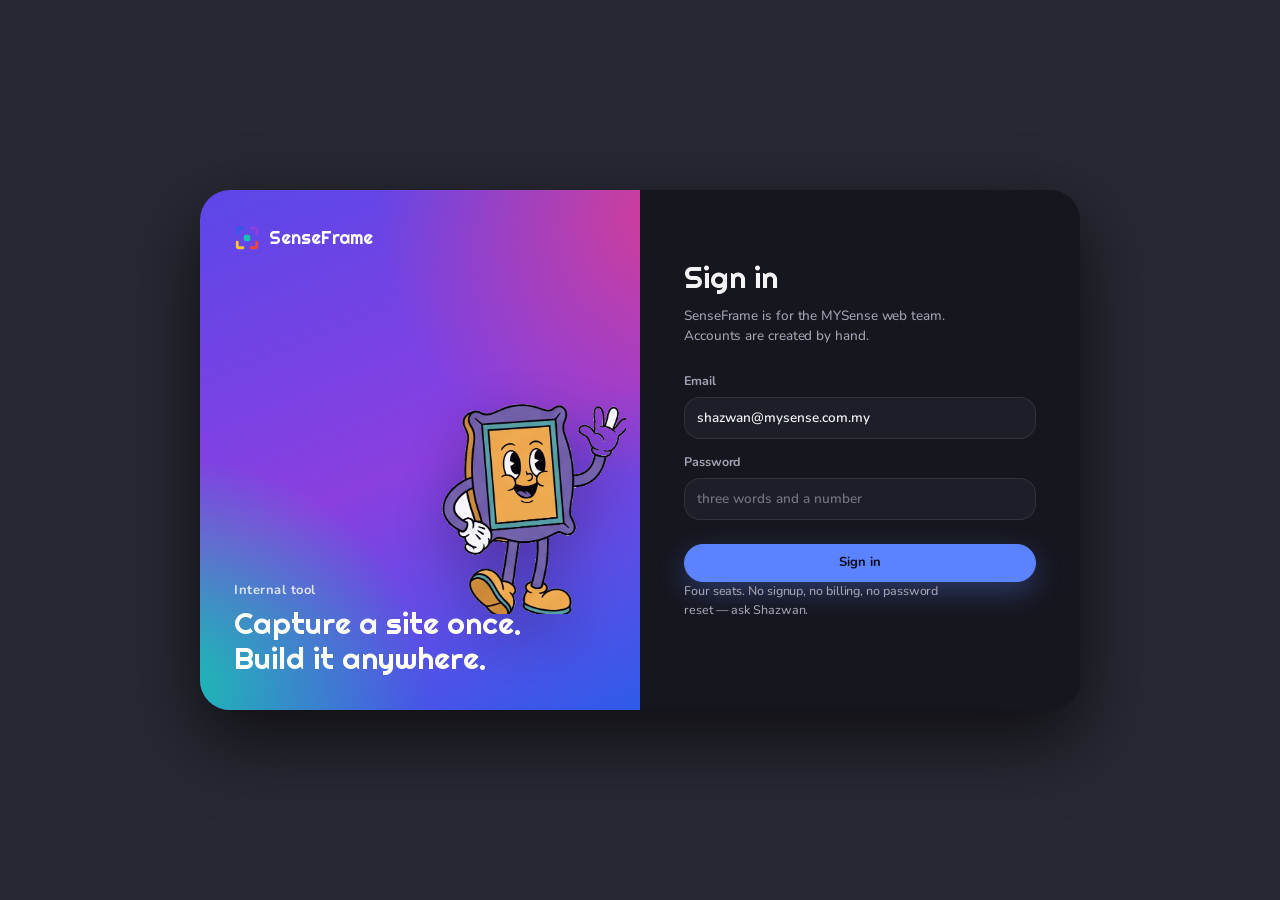
<file: index.html>
<!DOCTYPE html>
<html lang="en" data-theme="dark">
<head>
<meta charset="utf-8">
<meta name="viewport" content="width=device-width, initial-scale=1">
<title>SenseFrame</title>
<link rel="preconnect" href="https://fonts.googleapis.com">
<link rel="preconnect" href="https://fonts.gstatic.com" crossorigin>
<link href="https://fonts.googleapis.com/css2?family=Righteous&family=Nunito:ital,wght@0,300..900;1,300..900&display=swap" rel="stylesheet">
<link rel="stylesheet" href="css/tokens.css?v=1795054296">
<link rel="stylesheet" href="css/text-entry.css?v=1795054242">
<link rel="stylesheet" href="css/app.css?v=1795077702">
<link rel="icon" href="assets/logo.svg">
<meta name="robots" content="noindex, nofollow">
<script>window.SF_VIEWER = {
 "built": "19 Nov 2026, 16:47",
 "clones": [
  "angelic-troll-370301-framer-app-rebrand",
  "kairn-framer-website-rebrand",
  "kora-framer-media-rebrand"
 ],
 "credits": 50
};</script>
</head>
<body>

<!-- ============================================================ LOGIN -->
<div class="view" id="view-login">
  <div class="login-card">
    <div class="login-art">
      <div class="mark">
        <img src="assets/logo.svg" width="26" height="26" alt="">
        SenseFrame
      </div>
      <img class="login-mascot" src="assets/mascot/wave.png" alt="Framey waving">
      <div>
        <p>Internal tool</p>
        <h2 class="rise-up">Capture a site once.<br>Build it anywhere.</h2>
      </div>
    </div>
    <div class="login-form">
      <h1>Sign in</h1>
      <p>SenseFrame is for the MYSense web team. Accounts are created by hand.</p>
      <div class="field">
        <label for="email">Email</label>
        <input class="input" id="email" type="email" value="shazwan@mysense.com.my" autocomplete="username">
      </div>
      <div class="field">
        <label for="pw">Password</label>
        <input class="input" id="pw" type="password" placeholder="three words and a number" autocomplete="current-password">
      </div>
      <button class="btn btn-primary btn-block" id="do-login" style="margin-top:10px">Sign in</button>
      <p class="login-err" id="login-err" hidden></p>
      <p class="login-note">Four seats. No signup, no billing, no password reset — ask Shazwan.</p>
    </div>
  </div>
</div>

<!-- ============================================================== APP -->
<div class="view" id="view-app" hidden>
<div class="shell">

  <!-- sidebar -->
  <aside class="sidebar">
    <div class="brand"><img src="assets/logo.svg" width="22" height="22" alt=""> SenseFrame</div>

    <div class="nav-group">
      <button class="nav-item is-active" data-goto="empty">
        <svg width="15" height="15" viewBox="0 0 24 24" fill="none" stroke="currentColor" stroke-width="1.8"><path d="M12 5v14M5 12h14"/></svg>
        New capture
      </button>
      <button class="nav-item" data-goto="runs">
        <svg width="15" height="15" viewBox="0 0 24 24" fill="none" stroke="currentColor" stroke-width="1.8"><rect x="3" y="4" width="18" height="16" rx="2"/><path d="M3 9h18"/></svg>
        Runs <span class="nav-count" id="runs-count"></span>
      </button>
    </div>

    <div class="nav-group">
      <h3>Outputs</h3>
      <button class="nav-item">
        <svg width="15" height="15" viewBox="0 0 24 24" fill="none" stroke="currentColor" stroke-width="1.8"><path d="M4 7h16M4 12h16M4 17h10"/></svg>
        Elementor packs
      </button>
      <button class="nav-item">
        <svg width="15" height="15" viewBox="0 0 24 24" fill="none" stroke="currentColor" stroke-width="1.8"><path d="M14 3v5h5"/><path d="M19 8v11a2 2 0 0 1-2 2H7a2 2 0 0 1-2-2V5a2 2 0 0 1 2-2h7z"/></svg>
        Build guides
      </button>
      <button class="nav-item">
        <svg width="15" height="15" viewBox="0 0 24 24" fill="none" stroke="currentColor" stroke-width="1.8"><circle cx="12" cy="12" r="9"/><path d="M12 7v5l3 2"/></svg>
        History
      </button>
    </div>

    <div class="nav-group">
      <h3>Setup</h3>
      <button class="nav-item">
        <svg width="15" height="15" viewBox="0 0 24 24" fill="none" stroke="currentColor" stroke-width="1.8"><circle cx="12" cy="12" r="3"/><path d="M19.4 15a1.6 1.6 0 0 0 .3 1.8l.1.1a2 2 0 1 1-2.8 2.8l-.1-.1a1.6 1.6 0 0 0-2.7 1.1V21a2 2 0 1 1-4 0v-.1A1.6 1.6 0 0 0 7 19.4a1.6 1.6 0 0 0-1.8.3l-.1.1a2 2 0 1 1-2.8-2.8l.1-.1A1.6 1.6 0 0 0 3 15a2 2 0 1 1 0-4 1.6 1.6 0 0 0 1.5-1 1.6 1.6 0 0 0-.3-1.8l-.1-.1a2 2 0 1 1 2.8-2.8l.1.1A1.6 1.6 0 0 0 9 4.6 2 2 0 1 1 13 3a1.6 1.6 0 0 0 1 1.5 1.6 1.6 0 0 0 1.8-.3l.1-.1a2 2 0 1 1 2.8 2.8l-.1.1a1.6 1.6 0 0 0-.3 1.8V9a1.6 1.6 0 0 0 1.5 1 2 2 0 1 1 0 4 1.6 1.6 0 0 0-1.4 1z"/></svg>
        WordPress sites
      </button>
      <button class="nav-item">
        <svg width="15" height="15" viewBox="0 0 24 24" fill="none" stroke="currentColor" stroke-width="1.8"><path d="M9 11l3 3 8-8"/><path d="M20 12v7a2 2 0 0 1-2 2H6a2 2 0 0 1-2-2V6a2 2 0 0 1 2-2h9"/></svg>
        House rules
      </button>
    </div>

    <div class="mascot"><img src="assets/mascot/point-up.png" alt=""></div>

    <div class="sidebar-foot">
      <div class="theme-toggle" id="theme">
        <button data-theme-set="light" class="is-on">
          <svg width="13" height="13" viewBox="0 0 24 24" fill="none" stroke="currentColor" stroke-width="1.8"><circle cx="12" cy="12" r="4"/><path d="M12 2v2M12 20v2M4.9 4.9l1.4 1.4M17.7 17.7l1.4 1.4M2 12h2M20 12h2M4.9 19.1l1.4-1.4M17.7 6.3l1.4-1.4"/></svg>
          Light
        </button>
        <button data-theme-set="dark">
          <svg width="13" height="13" viewBox="0 0 24 24" fill="none" stroke="currentColor" stroke-width="1.8"><path d="M21 12.8A9 9 0 1 1 11.2 3a7 7 0 0 0 9.8 9.8z"/></svg>
          Dark
        </button>
      </div>
      <div class="who">
        <img class="avatar" src="assets/avatars/fox.png" alt="">
        <div>
          <strong>Shazwan</strong>
          <span>shazwan@mysense.com.my</span>
        </div>
      </div>
    </div>
  </aside>

  <!-- main -->
  <div class="main">

    <!-- ------------------------------------------------ empty state -->
    <div class="pane" id="pane-empty">
      <div class="hero">
        <h2 data-wipe>Paste a link<br><span class="tint">to begin</span></h2>
        <p>SenseFrame measures the page, rebuilds it, and writes the Elementor pack.</p>
        <div class="url-bar">
          <svg width="16" height="16" viewBox="0 0 24 24" fill="none" stroke="var(--text-faint)" stroke-width="1.8"><path d="M10 13a5 5 0 0 0 7.5.5l3-3a5 5 0 0 0-7-7l-1.7 1.7"/><path d="M14 11a5 5 0 0 0-7.5-.5l-3 3a5 5 0 0 0 7 7l1.7-1.7"/></svg>
          <input id="url" type="url" placeholder="https://kora.framer.media" value="https://kora.framer.media">
          <button class="btn btn-primary btn-sm" id="do-capture">Capture</button>
        </div>
        <p class="url-hint">Framer, Webflow, WordPress and static pages. WebGL and image shots are not clonable.</p>
        <img class="hero-buddy" src="assets/mascot/measure.png" alt="">
      </div>

      <div class="tpl-strip">
        <div class="tpl-head">
          <img class="strip-buddy" src="assets/mascot/point-right.png" alt="">
          <h3>Or start from a template</h3>
          <span id="tpl-count"></span>
        </div>
        <div class="tpl-sections" id="tpl-sections"></div>
      </div>

      <div class="recent">
        <div class="recent-head">
          <h3>Recent runs</h3>
          <span id="run-count"></span>
        </div>
        <div class="run-grid" id="run-grid"></div>
      </div>
    </div>

    <!-- ------------------------------------------------- runs list -->
    <div class="pane" id="pane-runs" hidden>
      <div class="recent" style="border-top:0">
        <div class="recent-head">
          <h3>Runs</h3>
          <button class="btn btn-sm" id="runs-new">New capture</button>
        </div>
        <div class="run-grid" id="runs-grid"></div>
      </div>
    </div>

    <!-- -------------------------------------------------- run view -->
    <div class="pane" id="pane-run" hidden>

      <div class="topbar">
        <h1 id="run-title">Run</h1>
        <span class="chip" id="run-stack">—</span>
        <span class="chip" id="run-url">—</span>
        <span class="chip" id="run-fidelity"><span class="dot"></span> —</span>
        <div class="spacer"></div>
        <button class="btn btn-sm" id="act-edit">Edit content</button>
        <button class="btn btn-sm" id="act-open">Preview</button>
        <button class="btn btn-sm" id="act-seo">SEO</button>
        <button class="btn btn-sm" id="act-qc">Checklist</button>
        <button class="btn btn-sm btn-primary" id="act-elementor">Generate Elementor pack</button>
      </div>

      <div class="stepper" id="stepper"></div>

      <div class="run-body">

        <div class="col col-list">
          <div class="col-head">
            <h3>Sections</h3>
            <div class="spacer"></div>
            <span class="chip" id="sec-count">0</span>
          </div>
          <div class="scroller" id="sections"></div>
        </div>

        <div class="col">
          <div class="compare">
            <div class="frame">
              <div class="frame-head"><h4>Source</h4><span class="chip">1440 &times; 900</span></div>
              <div class="shot" id="shot-src"></div>
            </div>
            <div class="frame">
              <div class="frame-head"><h4>Clone</h4><span class="chip" id="shot-score">—</span></div>
              <div class="shot" id="shot-cln"></div>
              <div class="delta" id="delta" hidden></div>
            </div>
          </div>

          <div class="scrub">
            <div class="scrub-head">
              <h4>Section scores</h4>
              <div class="spacer"></div>
              <span class="chip">worst first in the rail</span>
            </div>
            <div class="ticks" id="ticks"></div>
          </div>
        </div>

        <div class="col col-rail">
          <div class="col-head"><h3>Capture</h3></div>
          <div class="scroller" style="padding:0">
            <div class="rail-block">
              <h4>Measured</h4>
              <div id="rail-facts"></div>
            </div>
            <div class="rail-block">
              <h4>Motion</h4>
              <div id="rail-motion"></div>
            </div>
            <div class="rail-block">
              <h4>Flags</h4>
              <div id="rail-flags"></div>
            </div>
            <img class="rail-buddy" src="assets/mascot/blueprint.png" alt="">
            <div class="rail-actions">
              <button class="btn btn-sm btn-block" id="act-repair">Run repair loop</button>
              <button class="btn btn-sm btn-block" id="act-rescore">Re-clone and score</button>
            </div>
          </div>
        </div>

      </div>
    </div>

    <!-- ---------------------------------------------- preview workspace -->
    <div class="pane" id="pane-preview" hidden>

      <div class="topbar">
        <button class="btn btn-sm" id="pv-back">&larr; Run</button>
        <h1 id="pv-title">Preview</h1>
        <div class="seg seg-sm" id="pv-which">
          <button class="is-on" data-which="rebrand">Your version</button>
          <button data-which="plain">Template clone</button>
        </div>
        <div class="spacer"></div>
        <button class="btn btn-sm" id="pv-reload">Reload</button>
        <button class="btn btn-sm" id="pv-edit">Edit content</button>
        <button class="btn btn-sm" id="pv-tab">Open in a tab</button>
      </div>

      <div class="work">
        <div class="work-desk">
          <div class="chrome">
            <div class="chrome-bar">
              <i class="tl r"></i><i class="tl y"></i><i class="tl g"></i>
              <span class="chrome-url" id="pv-url">—</span>
              <span class="chrome-size" id="pv-size">1440 wide</span>
            </div>
            <div class="chrome-view" id="pv-desk-box">
              <iframe id="pv-desk" title="Desktop preview"></iframe>
            </div>
          </div>
        </div>

        <div class="work-phone">
          <div class="phone" id="pv-phone-box">
            <div class="phone-frame">
              <span class="phone-island"></span>
              <iframe id="pv-phone" title="Phone preview"></iframe>
            </div>
          </div>
          <p class="phone-label">iPhone 17 Pro &middot; 402 &times; 874</p>
        </div>
      </div>
    </div>

  </div>
</div>
</div>

<!-- ======================================================= TEMPLATE MODAL -->
<div class="modal" id="tpl-modal" hidden>
  <div class="modal-card">
    <button class="modal-x" id="tpl-close" aria-label="Close">&times;</button>

    <div class="modal-left">
      <img id="tpl-thumb" alt="">
      <div class="modal-left-body">
        <h3 id="tpl-name">Template</h3>
        <p id="tpl-note"></p>
        <div class="modal-facts" id="tpl-facts"></div>
        <h4>Sections</h4>
        <ol class="modal-outline" id="tpl-outline"></ol>
      </div>
    </div>

    <div class="modal-right">
      <h2>Make it yours</h2>
      <p class="modal-sub">The layout and motion stay. Everything below is replaced.</p>

      <div class="field"><label for="b-name">Website name</label>
        <input class="input" id="b-name" placeholder="Klinik Suzana"></div>
      <div class="field"><label for="b-what">What is it</label>
        <input class="input" id="b-what" placeholder="Aesthetic and skin clinic in Johor Bahru"></div>
      <div class="field"><label for="b-who">Who is it for</label>
        <input class="input" id="b-who" placeholder="Women 25-45 looking for skin treatments"></div>
      <div class="field"><label for="b-goal">Primary action</label>
        <input class="input" id="b-goal" placeholder="Book a consultation on WhatsApp"></div>

      <div class="field">
        <label>Brand colours</label>
        <div class="pickers" id="b-colors"></div>
        <p class="hint" id="contrast-note">Tokens re-map through these. Contrast is checked before emit.</p>
      </div>

      <div class="field">
        <label>Type</label>
        <div class="pick"><label for="b-display">Display</label>
          <select class="select" id="b-display"></select></div>
        <div class="pick"><label for="b-body">Body</label>
          <select class="select" id="b-body"></select></div>
      </div>

      <div class="field"><label for="b-photos">Replacement photos</label>
        <input class="input" id="b-photos" placeholder="malaysian clinic interior">
        <p class="hint">The template's photographs are never reused. This decides what takes their place.</p></div>

      <div class="field">
        <label>Copy</label>
        <div class="seg" id="b-copy">
          <button class="is-on" data-copy="write">I will write it</button>
          <button data-copy="draft">Draft it from the brief</button>
        </div>
        <p class="hint">Voice and structure only. No prices, hours or claims unless you give them.</p>
      </div>

      <button class="btn btn-primary btn-block" id="tpl-use">Use this template</button>
    </div>
  </div>
</div>

<!-- ========================================================= EDITOR -->
<div class="modal" id="editor" hidden>
  <div class="edit-card">
    <img class="edit-buddy" src="assets/mascot/hold-card.png" alt="">
    <div class="job-head">
      <h3>Edit content</h3>
      <div class="spacer"></div>
      <button class="btn btn-sm" id="edit-cancel">Cancel</button>
      <button class="btn btn-sm btn-primary" id="edit-save">Save and rebuild</button>
    </div>

    <div class="edit-tabs">
      <button class="edit-tab is-on" data-tab="brand">Brand</button>
      <button class="edit-tab" data-tab="copy">Copy</button>
    </div>

    <div class="edit-body" id="edit-brand">
      <label>Business name<input id="e-name" placeholder="e.g. Novo Clinic"></label>
      <label>What they do<input id="e-what" placeholder="e.g. aesthetic clinic in Bangsar"></label>
      <label>Who it is for<input id="e-who" placeholder="e.g. women 28-45 in Klang Valley"></label>
      <label>What you want visitors to do<input id="e-action" placeholder="e.g. book a consultation"></label>
      <div class="edit-row">
        <label>Page<input type="color" id="e-page"></label>
        <label>Text<input type="color" id="e-text"></label>
        <label>Accent<input type="color" id="e-accent"></label>
      </div>
      <div class="edit-row">
        <label>Display font<input id="e-display" placeholder="Manrope"></label>
        <label>Body font<input id="e-body" placeholder="Inter"></label>
      </div>
      <label>Stock image search<input id="e-imgq" placeholder="e.g. malaysian clinic interior">
        <small>Template photos are always replaced. This decides what replaces them.</small></label>
      <div class="edit-row">
        <label>Phone / WhatsApp<input id="e-phone" placeholder="+60 12 345 6789"></label>
        <label>Email<input id="e-email" placeholder="hello@clinic.com"></label>
      </div>
      <label>Address<input id="e-address" placeholder="12 Jalan Molek 1/4, 81100 Johor Bahru">
        <small>The template's own phone, inbox and WhatsApp link are replaced with these.
          Without them the checklist cannot tell the client's contact details from the template's.</small></label>
    </div>

    <div class="edit-body" id="edit-copy" hidden>
      <div class="edit-copy-head">
        <div class="edit-draft-row">
          <select id="edit-sec"></select>
          <button class="btn btn-sm" id="edit-draft">Draft from the brief</button>
        </div>
        <small id="edit-copy-note"></small>
        <small id="edit-draft-note"></small>
      </div>
      <div id="edit-fields"></div>
    </div>
  </div>
</div>

<!-- ========================================================= CHECKLIST -->
<div class="modal" id="qc" hidden>
  <div class="qc-card">
    <img class="qc-buddy" src="assets/mascot/hold-card.png" alt="">
    <div class="job-head">
      <h3>Pre-launch checklist</h3>
      <div class="spacer"></div>
      <span class="chip" id="qc-tally"></span>
      <button class="btn btn-sm" id="qc-close">Close</button>
      <button class="btn btn-sm" id="qc-again">Run again</button>
      <button class="btn btn-sm btn-warn" id="qc-go" hidden>Export anyway</button>
    </div>
    <p class="qc-sub" id="qc-sub"></p>
    <div class="qc-list" id="qc-list"></div>
  </div>
</div>

<!-- =============================================================== SEO -->
<div class="modal" id="seo" hidden>
  <div class="qc-card">
    <img class="qc-buddy" src="assets/mascot/blueprint.png" alt="">
    <div class="job-head">
      <h3>SEO read</h3>
      <div class="spacer"></div>
      <span class="chip" id="seo-tally"></span>
      <button class="btn btn-sm" id="seo-close">Close</button>
    </div>
    <p class="qc-sub" id="seo-sub"></p>
    <div class="qc-list" id="seo-list"></div>
  </div>
</div>

<!-- ============================================================ JOB -->
<div class="modal" id="job" hidden>
  <div class="job-card">
    <img class="job-buddy" id="job-buddy" src="assets/mascot/think.png" alt="">
    <div class="job-head">
      <span class="spin" id="job-spin"></span>
      <h3 id="job-title">Working</h3>
      <div class="spacer"></div>
      <button class="btn btn-sm" id="job-close">Close</button>
    </div>
    <div class="job-steps" id="job-steps"></div>
    <pre class="job-log" id="job-log"></pre>
  </div>
</div>

<script src="js/text-entry.js?v=1795054242"></script>
<script src="js/app.js?v=1795077702"></script>
<script src="js/rise.js?v=1795056075"></script>
</body>
</html>
</file>
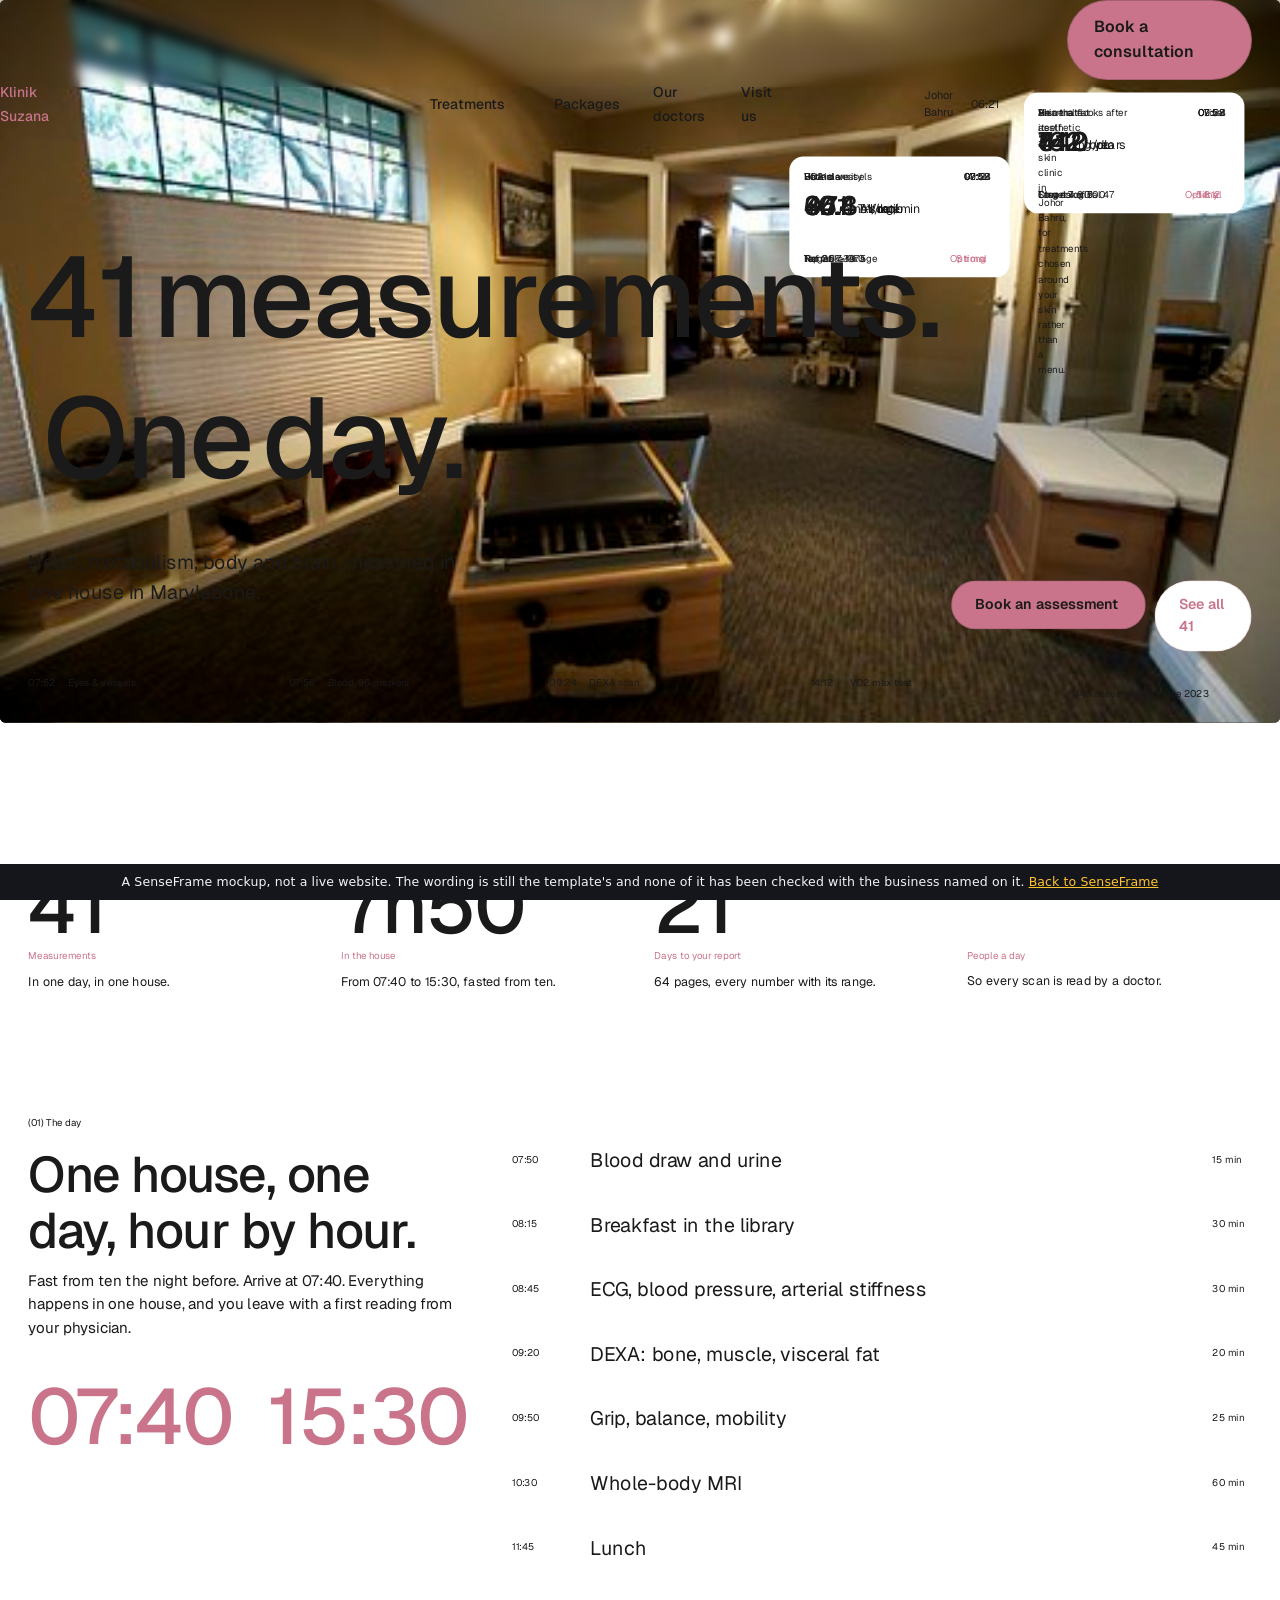
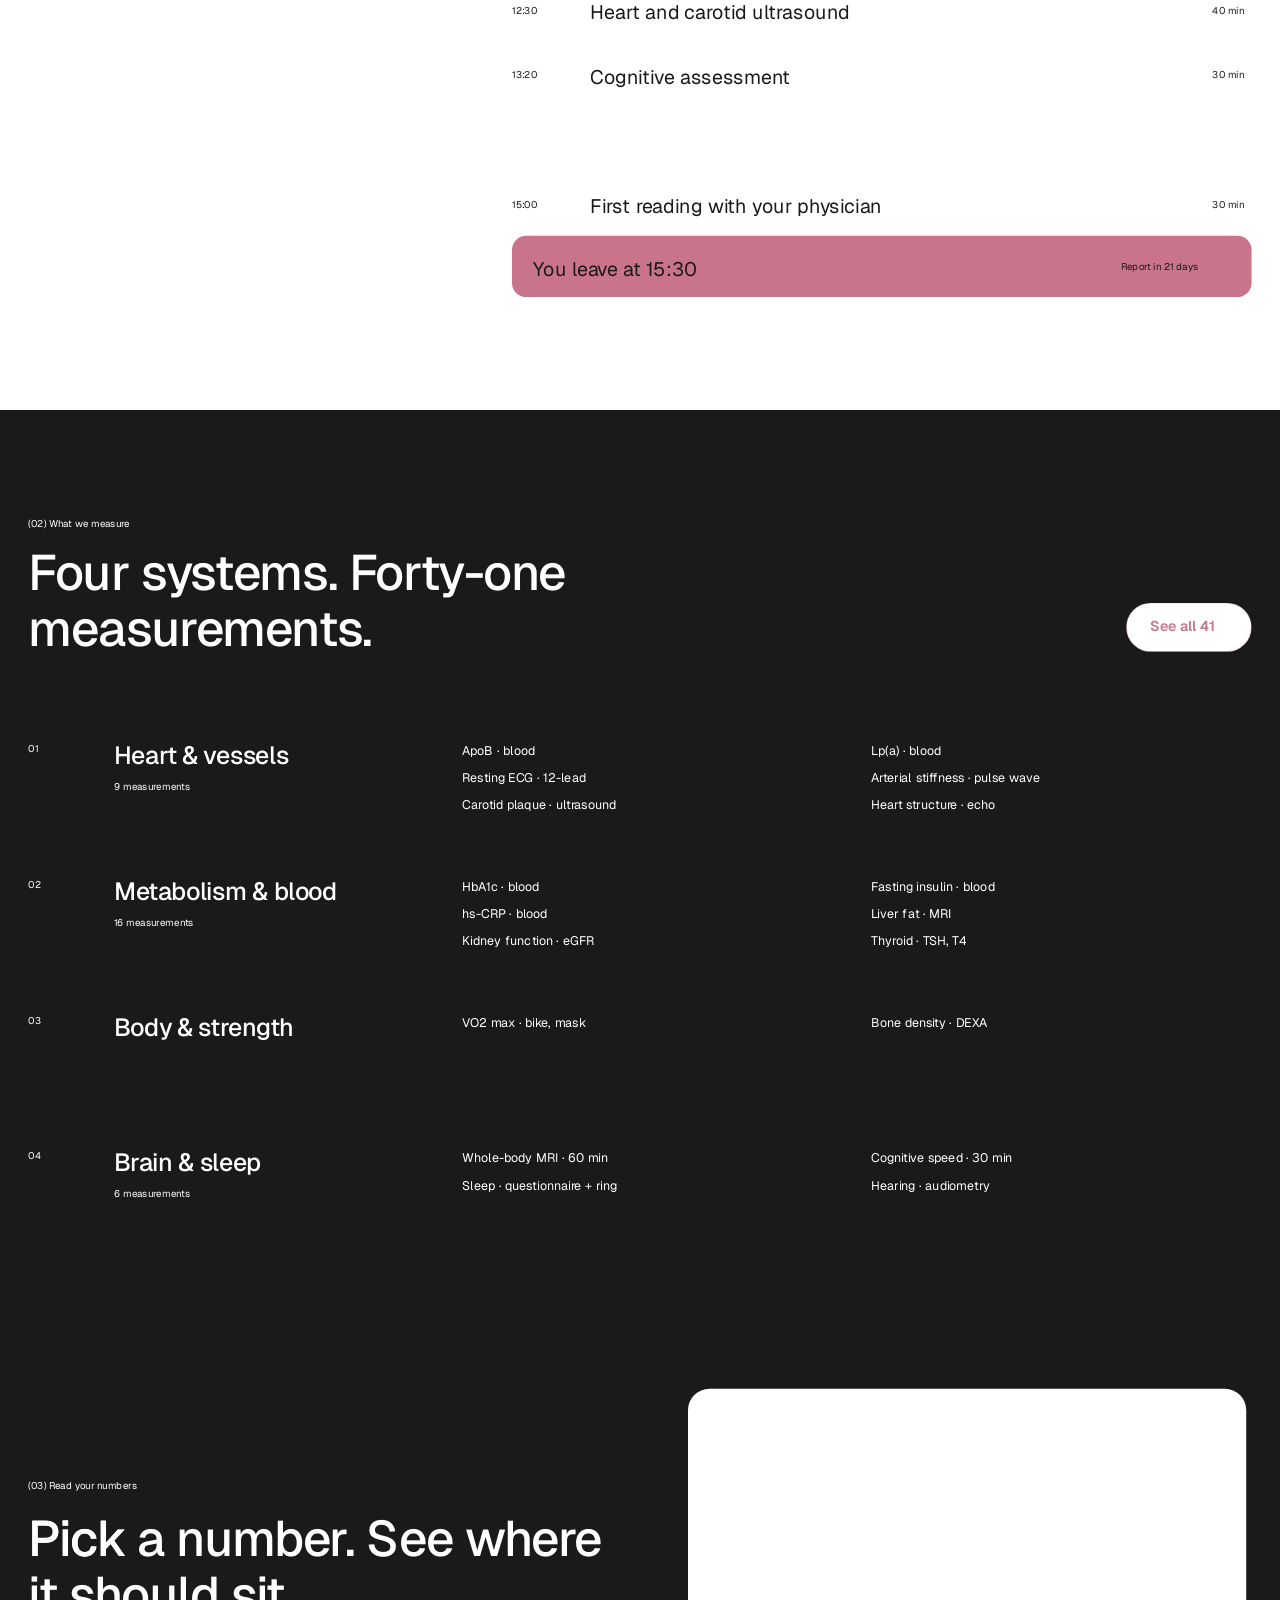
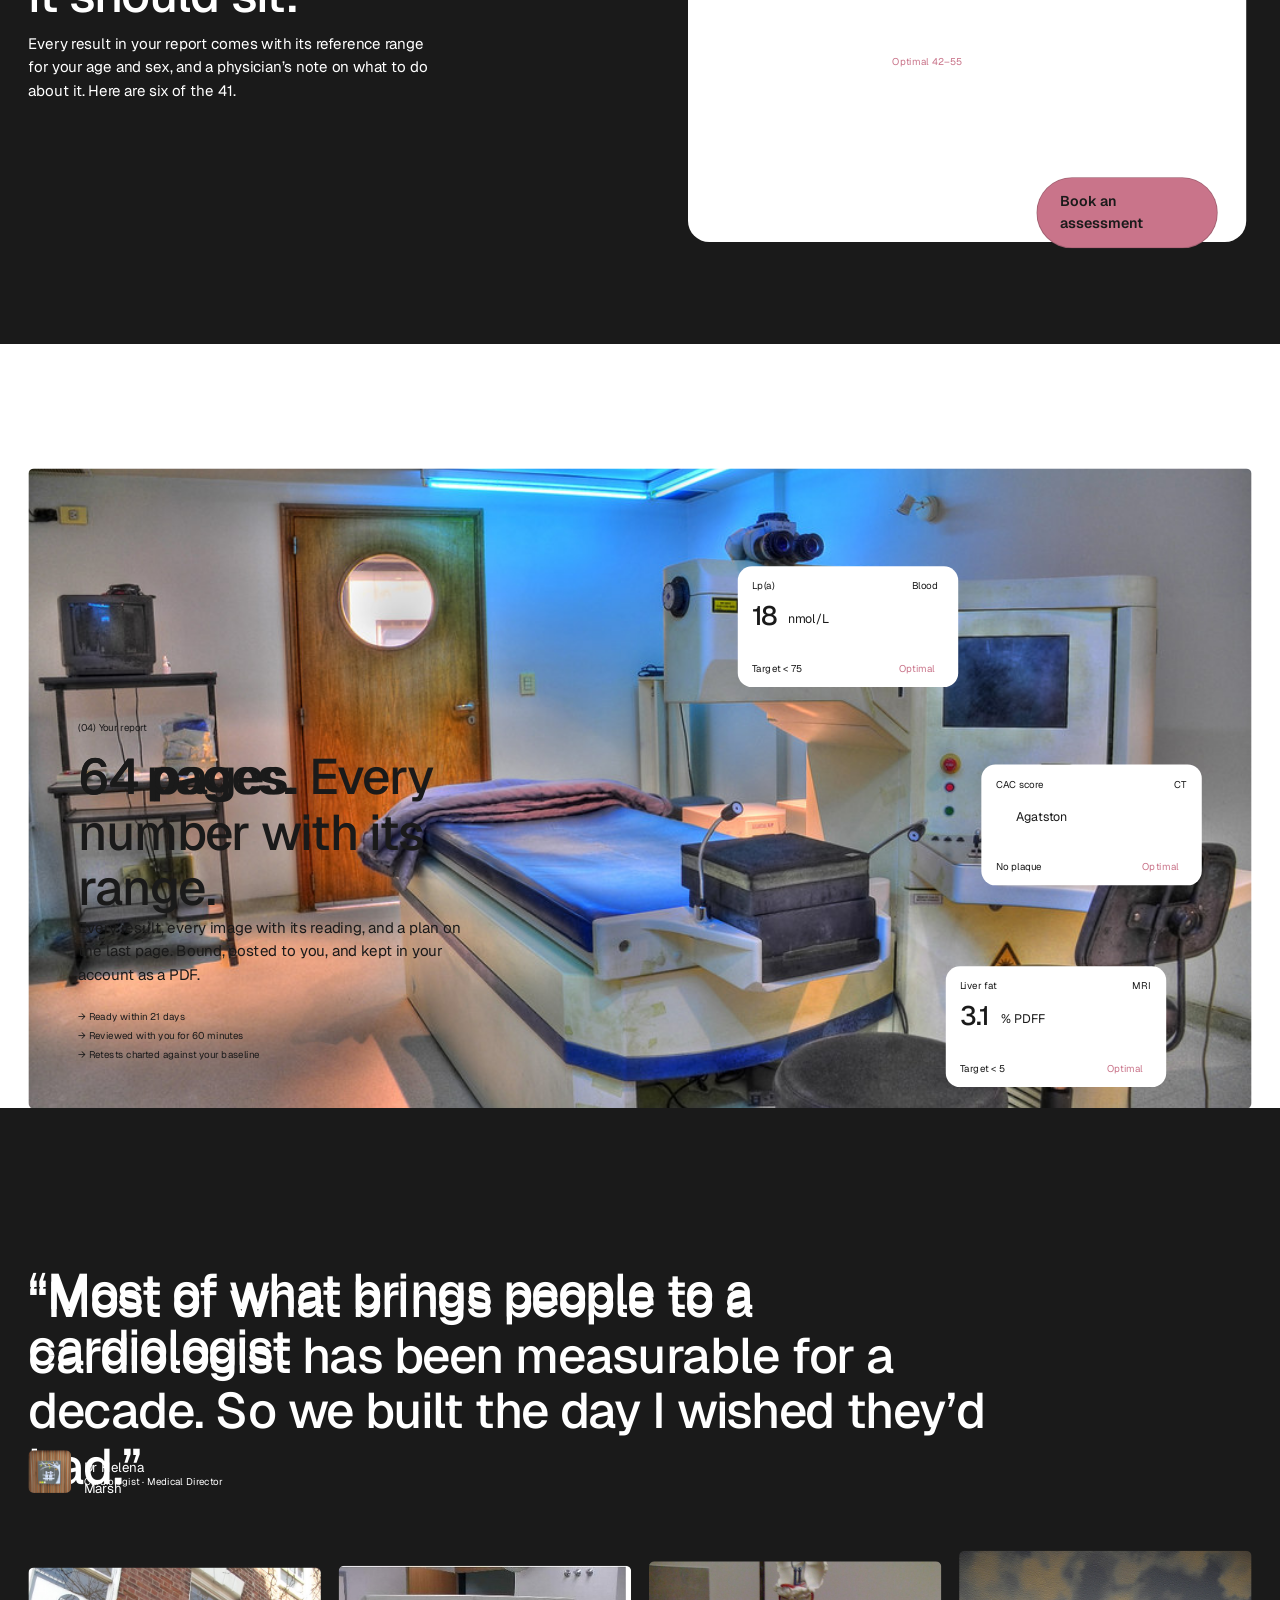
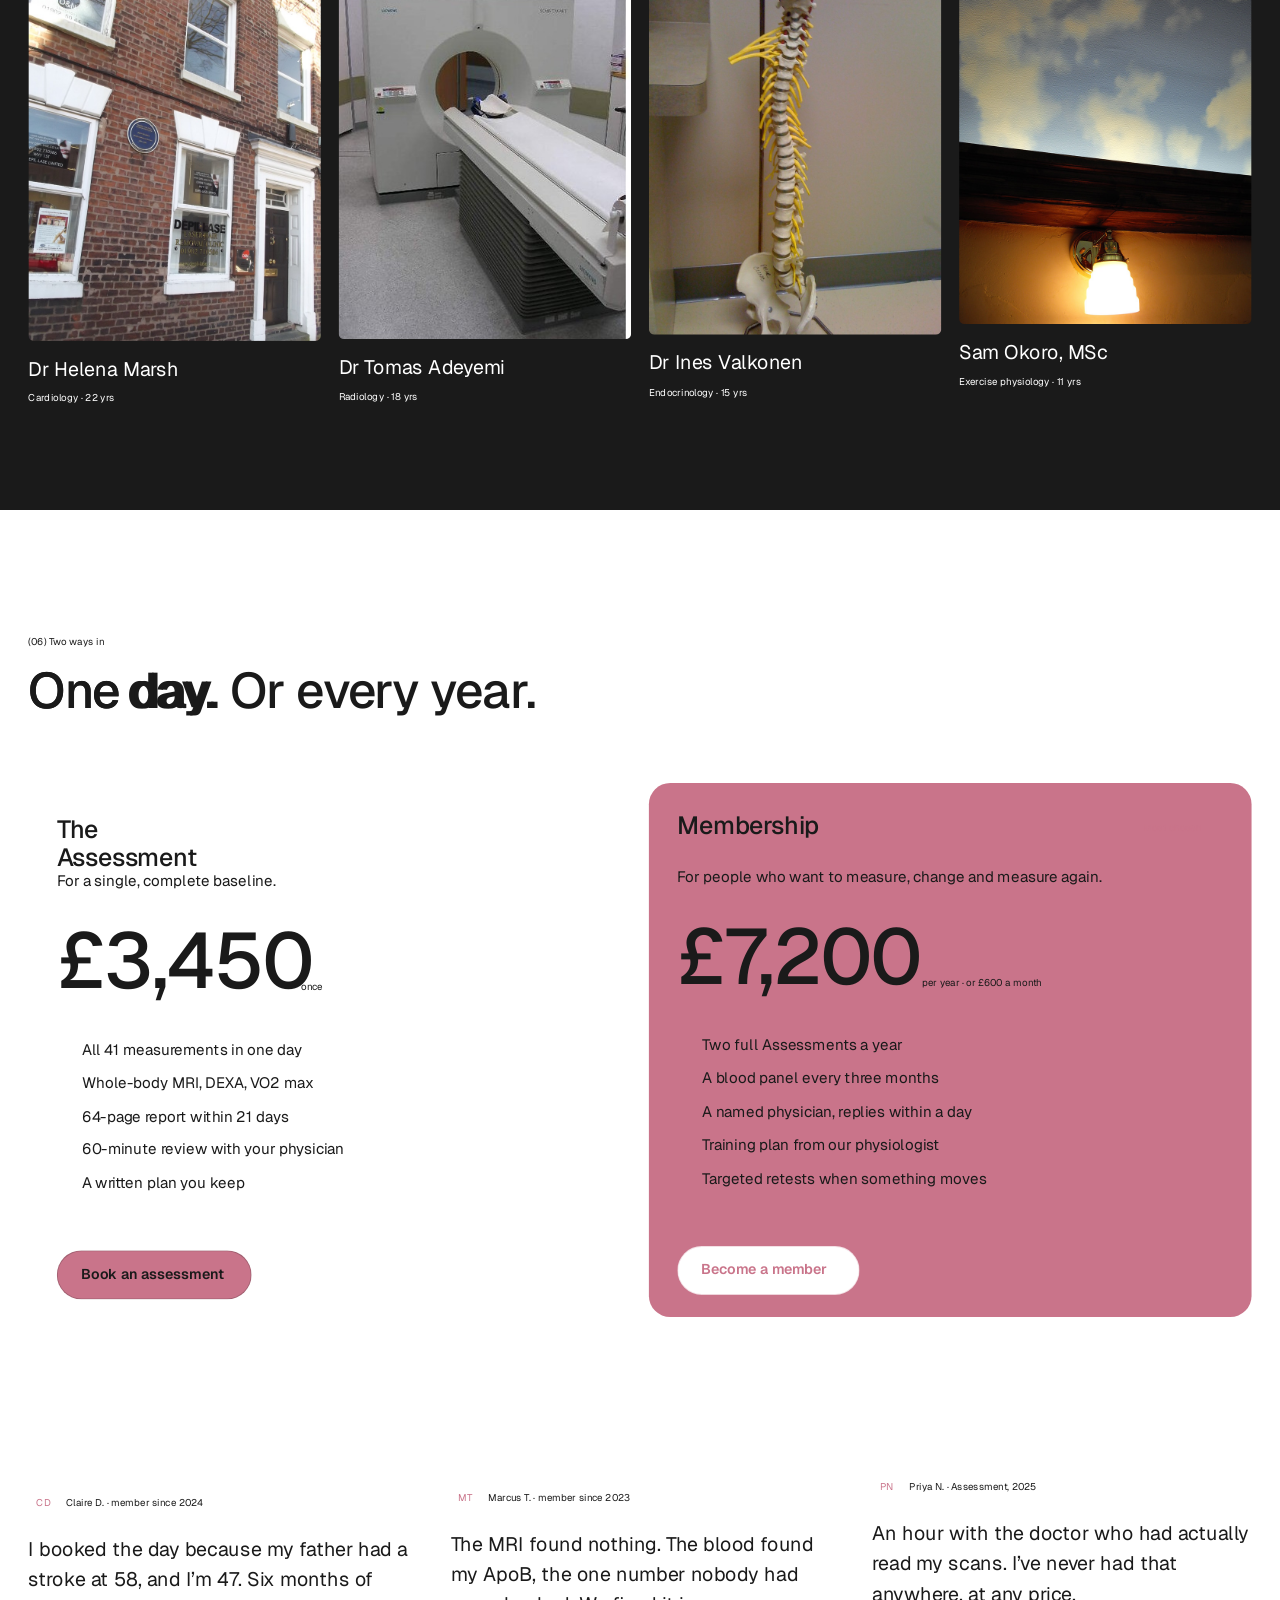
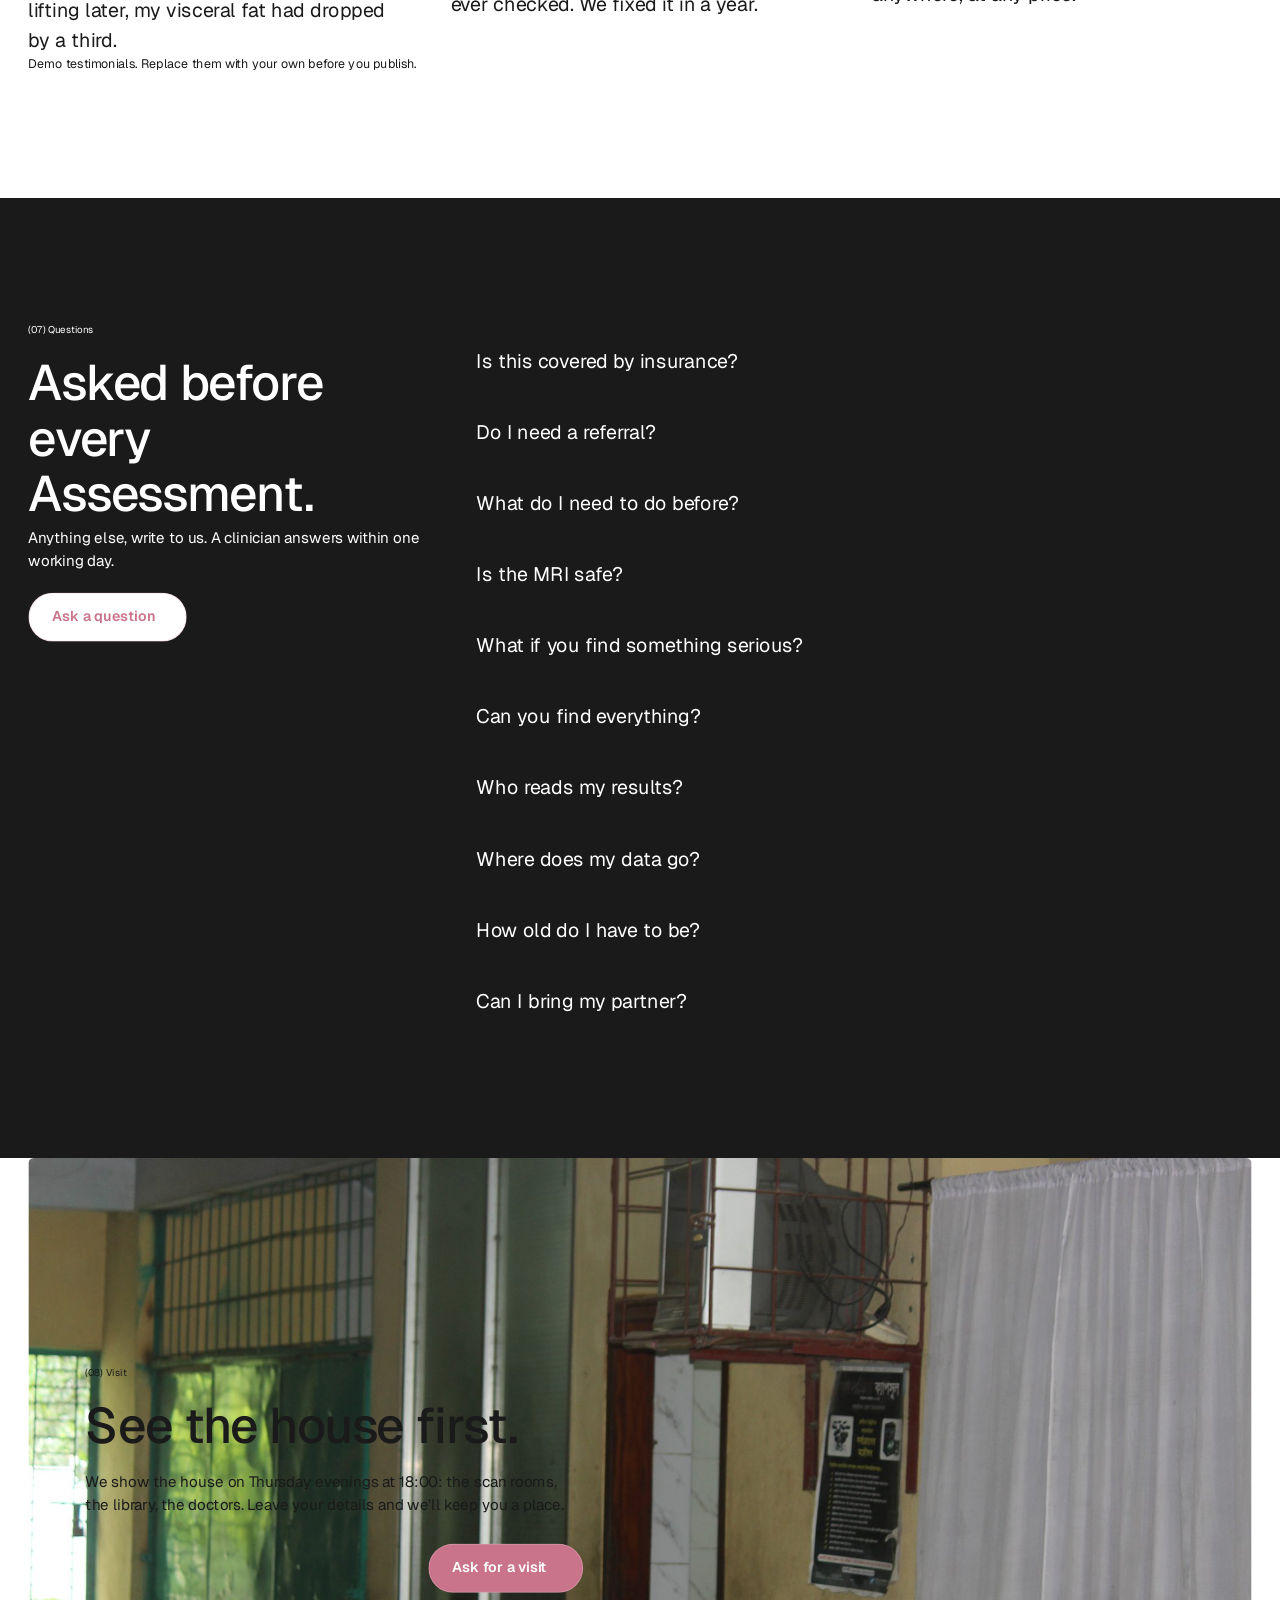
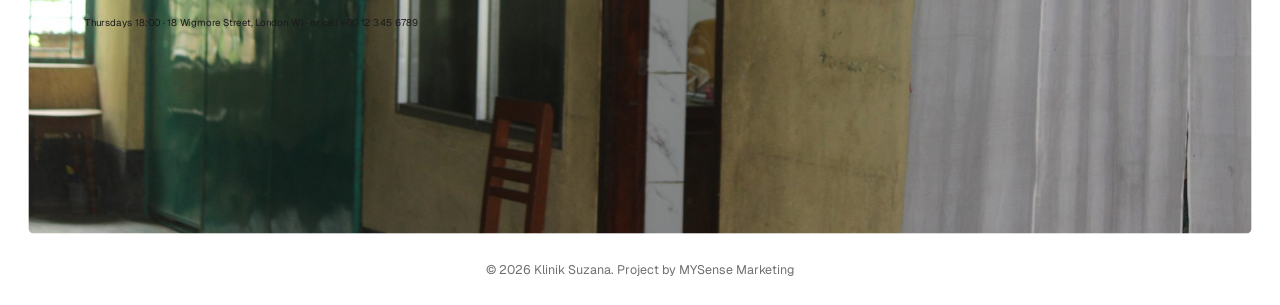
<file: data/clones/angelic-troll-370301-framer-app-rebrand/index.html>
<!DOCTYPE html>
<html lang="en-MY">
<head>
<meta charset="utf-8">
<meta name="viewport" content="width=device-width, initial-scale=1">
<title>Klinik Suzana — aesthetic and skin clinic in Johor Bahru</title>
<meta name="description" content="Aesthetic and skin clinic in Johor Bahru. Women 25 to 45 looking for skin treatments. Book a consultation on WhatsApp.">
<meta property="og:type" content="website">
<meta property="og:title" content="Klinik Suzana — aesthetic and skin clinic in Johor Bahru">
<meta property="og:description" content="Aesthetic and skin clinic in Johor Bahru. Women 25 to 45 looking for skin treatments. Book a consultation on WhatsApp.">
<meta property="og:image" content="assets/ellis-island-from-staten-island-ferry-deae29b6.jpg">
<meta name="twitter:card" content="summary_large_image">
<script type="application/ld+json">{"@context": "https://schema.org", "@type": "MedicalBusiness", "name": "Klinik Suzana", "description": "aesthetic and skin clinic in Johor Bahru", "telephone": "+60 12 345 6789", "email": "hello@kliniksuzana.com", "address": {"@type": "PostalAddress", "streetAddress": "12 Jalan Molek 1/4, Taman Molek, 81100 Johor Bahru"}}</script>
<link rel="icon" href="data:image/svg+xml,%3Csvg%20xmlns%3D%22http%3A//www.w3.org/2000/svg%22%20viewBox%3D%220%200%2064%2064%22%3E%3Ctext%20x%3D%2232%22%20y%3D%2246%22%20font-family%3D%22Helvetica%2CArial%2Csans-serif%22%20font-size%3D%2246%22%20font-weight%3D%22700%22%20text-anchor%3D%22middle%22%20fill%3D%22%23c9748a%22%3EK%3C/text%3E%3C/svg%3E">
<link rel="preconnect" href="https://fonts.googleapis.com">
<link href="https://fonts.googleapis.com/css2?family=Geist:wght@400;500;600;700&display=swap" rel="stylesheet">
<link rel="stylesheet" href="css/clone.css">
</head>
<body>
<!-- Clone of https://angelic-troll-370301.framer.app/ generated by SenseFrame.
     Review artifact. Copy and imagery belong to the source template. -->
<header class="nav" style="--navh:87px"><div class="wrap nav-wrap row"><div class="cell" style="--w:14.444%;--ml:83.333%"><a class="b btn" href="./" style="--c:#1a1a1a;--bg:#c9748a;--r:100px">Book a consultation</a></div><div class="cell" style="--w:5.833%;--ml:0.0%"><a class="b lnk" href="./" style="--c:#c9748a;--r:0px">Klinik Suzana</a></div><div class="cell" style="--w:7.847%;--ml:27.778%"><a class="b lnk" href="./assessment" style="--c:#1A1A1A;--r:0px">Treatments</a></div><div class="cell" style="--w:5.972%;--ml:1.806%"><a class="b lnk" href="./membership" style="--c:#1A1A1A;--r:0px">Packages</a></div><div class="cell" style="--w:5.069%;--ml:1.806%"><a class="b lnk" href="./physicians" style="--c:#1A1A1A;--r:0px">Our doctors</a></div><div class="cell" style="--w:2.083%;--ml:1.806%"><a class="b lnk" href="./visit" style="--c:#1A1A1A;--r:0px">Visit us</a></div><div class="cell" style="--w:3.056%;--ml:12.222%"><p class="b t" style="--fs:11px;--c:#1A1A1A;--mw:44px">Johor Bahru</p></div><div class="cell" style="--w:2.5%;--ml:0.556%"><p class="b t" style="--fs:11px;--c:#1A1A1A;--mw:40px">06:21</p></div></div></header>
<section class="sec abs-sec" data-i="0" style="--absh:900px;--absh-lg:813px;--absh-md:900px;--secbg:#FFFFFF"><div class="stage"><div class="pin pin-img" style="--x:0px;--y:0px;--w:390px;--h:900px;--x-md:0px;--y-md:0px;--w-md:810px;--h-md:900px;--x-lg:0px;--y-lg:0px;--w-lg:1440px;--h-lg:813px"><img class="b img" src="assets/ellis-island-from-staten-island-ferry-deae29b6.jpg" alt="Ellis Island from Staten Island Ferry" style="" loading="lazy"></div><div class="pin pin-img" style="--x:0px;--y:0px;--w:390px;--h:900px;--x-md:0px;--y-md:0px;--w-md:810px;--h-md:900px;--x-lg:0px;--y-lg:0px;--w-lg:1440px;--h-lg:813px"><img class="b img" src="assets/renovations-raise-the-bar-for-presidio-community-mem-8db54550.jpg" alt="Renovations raise the bar for Presidio community member medical care" style="" loading="lazy"></div><div class="pin pin-img" style="--x:0px;--y:0px;--w:390px;--h:900px;--x-md:0px;--y-md:0px;--w-md:810px;--h-md:900px;--x-lg:0px;--y-lg:0px;--w-lg:1440px;--h-lg:813px"><img class="b img" src="assets/2db08c4c.jpg" alt="" style="" loading="lazy"></div><div class="pin pin-img" style="--x:0px;--y:0px;--w:390px;--h:900px;--x-md:0px;--y-md:0px;--w-md:810px;--h-md:900px;--x-lg:0px;--y-lg:0px;--w-lg:1440px;--h-lg:813px"><img class="b img" src="assets/caf3275f.jpg" alt="" style="" loading="lazy"></div><div class="pin pin-panel" style="--x:102px;--y:104px;--w:248px;--h:128px;--x-md:522px;--y-md:104px;--w-md:248px;--h-md:136px;--x-lg:1152px;--y-lg:104px;--w-lg:248px;--h-lg:136px;--panel-bg:#FFFFFF;--panel-r:16px"></div><div class="pin" style="--x:118px;--y:118px;--w:92px;--h:12px;--x-md:538px;--y-md:118px;--w-md:102px;--h-md:13px;--x-lg:1168px;--y-lg:118px;--w-lg:102px;--h-lg:13px"><p class="b t" style="--fs:11px;--c:#1A1A1A;--mw:102px">Skin that looks after itself</p></div><div class="pin" style="--x:118px;--y:118px;--w:26px;--h:12px;--x-md:538px;--y-md:118px;--w-md:29px;--h-md:13px;--x-lg:1168px;--y-lg:118px;--w-lg:29px;--h-lg:13px"><p class="b t" style="--fs:11px;--c:#1A1A1A;--mw:40px">An aesthetic and skin clinic in Johor Bahru, for treatments chosen around your skin rather than a menu.</p></div><div class="pin" style="--x:118px;--y:118px;--w:79px;--h:12px;--x-md:538px;--y-md:118px;--w-md:87px;--h-md:13px;--x-lg:1168px;--y-lg:118px;--w-lg:87px;--h-lg:13px"><p class="b t" style="--fs:11px;--c:#1A1A1A;--mw:87px">Visceral fat</p></div><div class="pin" style="--x:118px;--y:118px;--w:66px;--h:12px;--x-md:538px;--y-md:118px;--w-md:73px;--h-md:13px;--x-lg:1168px;--y-lg:118px;--w-lg:73px;--h-lg:13px"><p class="b t" style="--fs:11px;--c:#1A1A1A;--mw:73px">Heart rate</p></div><div class="pin" style="--x:301px;--y:118px;--w:33px;--h:12px;--x-md:718px;--y-md:118px;--w-md:36px;--h-md:13px;--x-lg:1348px;--y-lg:118px;--w-lg:36px;--h-lg:13px"><p class="b t" style="--fs:11px;--c:#1A1A1A;--mw:40px">07:52</p></div><div class="pin" style="--x:301px;--y:118px;--w:33px;--h:12px;--x-md:718px;--y-md:118px;--w-md:36px;--h-md:13px;--x-lg:1348px;--y-lg:118px;--w-lg:36px;--h-lg:13px"><p class="b t" style="--fs:11px;--c:#1A1A1A;--mw:40px">07:58</p></div><div class="pin" style="--x:301px;--y:118px;--w:33px;--h:12px;--x-md:718px;--y-md:118px;--w-md:36px;--h-md:13px;--x-lg:1348px;--y-lg:118px;--w-lg:36px;--h-lg:13px"><p class="b t" style="--fs:11px;--c:#1A1A1A;--mw:40px">09:24</p></div><div class="pin" style="--x:308px;--y:118px;--w:26px;--h:12px;--x-md:725px;--y-md:118px;--w-md:29px;--h-md:13px;--x-lg:1355px;--y-lg:118px;--w-lg:29px;--h-lg:13px"><p class="b t" style="--fs:11px;--c:#1A1A1A;--mw:40px">Live</p></div><div class="pin no-sm" style="--x:538px;--y:143px;--w:57px;--h:30px;--x-md:538px;--y-md:143px;--w-md:57px;--h-md:30px;--x-lg:1168px;--y-lg:143px;--w-lg:57px;--h-lg:30px"><h3 class="b h h3" style="--fs:30px;--fw:500;--c:#1A1A1A;--mw:57px">41.2</h3></div><div class="pin no-sm" style="--x:538px;--y:143px;--w:34px;--h:30px;--x-md:538px;--y-md:143px;--w-md:34px;--h-md:30px;--x-lg:1168px;--y-lg:143px;--w-lg:34px;--h-lg:30px"><h3 class="b h h3" style="--fs:30px;--fw:500;--c:#1A1A1A;--mw:40px">74</h3></div><div class="pin no-sm" style="--x:538px;--y:143px;--w:51px;--h:30px;--x-md:538px;--y-md:143px;--w-md:51px;--h-md:30px;--x-lg:1168px;--y-lg:143px;--w-lg:51px;--h-lg:30px"><h3 class="b h h3" style="--fs:30px;--fw:500;--c:#1A1A1A;--mw:51px">540</h3></div><div class="pin no-sm" style="--x:538px;--y:143px;--w:51px;--h:30px;--x-md:538px;--y-md:143px;--w-md:51px;--h-md:30px;--x-lg:1168px;--y-lg:143px;--w-lg:51px;--h-lg:30px"><h3 class="b h h3" style="--fs:30px;--fw:500;--c:#1A1A1A;--mw:51px">162</h3></div><div class="pin" style="--x:151px;--y:146px;--w:43px;--h:20px;--x-md:578px;--y-md:153px;--w-md:43px;--h-md:20px;--x-lg:1208px;--y-lg:153px;--w-lg:43px;--h-lg:20px"><p class="b t" style="--fs:14px;--c:#1A1A1A;--mw:43px">mg/dL</p></div><div class="pin" style="--x:165px;--y:146px;--w:29px;--h:20px;--x-md:595px;--y-md:153px;--w-md:29px;--h-md:20px;--x-lg:1225px;--y-lg:153px;--w-lg:29px;--h-lg:20px"><p class="b t" style="--fs:14px;--c:#1A1A1A;--mw:40px">bpm</p></div><div class="pin" style="--x:169px;--y:146px;--w:35px;--h:20px;--x-md:601px;--y-md:153px;--w-md:35px;--h-md:20px;--x-lg:1231px;--y-lg:153px;--w-lg:35px;--h-lg:20px"><p class="b t" style="--fs:14px;--c:#1A1A1A;--mw:40px">years</p></div><div class="pin pin-panel no-sm" style="--x:258px;--y:176px;--w:248px;--h:136px;--x-md:258px;--y-md:176px;--w-md:248px;--h-md:136px;--x-lg:888px;--y-lg:176px;--w-lg:248px;--h-lg:136px;--panel-bg:#FFFFFF;--panel-r:16px"></div><div class="pin no-sm" style="--x:274px;--y:190px;--w:109px;--h:13px;--x-md:274px;--y-md:190px;--w-md:109px;--h-md:13px;--x-lg:904px;--y-lg:190px;--w-lg:109px;--h-lg:13px"><p class="b t" style="--fs:11px;--c:#1A1A1A;--mw:109px">Retinal vessels</p></div><div class="pin no-sm" style="--x:274px;--y:190px;--w:36px;--h:13px;--x-md:274px;--y-md:190px;--w-md:36px;--h-md:13px;--x-lg:904px;--y-lg:190px;--w-lg:36px;--h-lg:13px"><p class="b t" style="--fs:11px;--c:#1A1A1A;--mw:40px">HbA1c</p></div><div class="pin no-sm" style="--x:274px;--y:190px;--w:87px;--h:13px;--x-md:274px;--y-md:190px;--w-md:87px;--h-md:13px;--x-lg:904px;--y-lg:190px;--w-lg:87px;--h-lg:13px"><p class="b t" style="--fs:11px;--c:#1A1A1A;--mw:87px">Bone density</p></div><div class="pin no-sm" style="--x:274px;--y:190px;--w:51px;--h:13px;--x-md:274px;--y-md:190px;--w-md:51px;--h-md:13px;--x-lg:904px;--y-lg:190px;--w-lg:51px;--h-lg:13px"><p class="b t" style="--fs:11px;--c:#1A1A1A;--mw:51px">VO2 max</p></div><div class="pin" style="--x:32px;--y:848px;--w:33px;--h:12px;--x-md:454px;--y-md:190px;--w-md:36px;--h-md:13px;--x-lg:1084px;--y-lg:190px;--w-lg:36px;--h-lg:13px"><p class="b t" style="--fs:11px;--c:#1A1A1A;--mw:40px">07:52</p></div><div class="pin" style="--x:116px;--y:848px;--w:33px;--h:12px;--x-md:454px;--y-md:190px;--w-md:36px;--h-md:13px;--x-lg:1084px;--y-lg:190px;--w-lg:36px;--h-lg:13px"><p class="b t" style="--fs:11px;--c:#1A1A1A;--mw:40px">07:58</p></div><div class="pin" style="--x:200px;--y:848px;--w:33px;--h:12px;--x-md:454px;--y-md:190px;--w-md:36px;--h-md:13px;--x-lg:1084px;--y-lg:190px;--w-lg:36px;--h-lg:13px"><p class="b t" style="--fs:11px;--c:#1A1A1A;--mw:40px">09:24</p></div><div class="pin" style="--x:301px;--y:204px;--w:33px;--h:12px;--x-md:454px;--y-md:190px;--w-md:36px;--h-md:13px;--x-lg:1084px;--y-lg:190px;--w-lg:36px;--h-lg:13px"><p class="b t" style="--fs:11px;--c:#1A1A1A;--mw:40px">14:12</p></div><div class="pin" style="--x:118px;--y:204px;--w:106px;--h:12px;--x-md:538px;--y-md:211px;--w-md:116px;--h-md:13px;--x-lg:1168px;--y-lg:211px;--w-lg:116px;--h-lg:13px"><p class="b t" style="--fs:11px;--c:#1A1A1A;--mw:116px">Chronological 47</p></div><div class="pin" style="--x:118px;--y:204px;--w:73px;--h:12px;--x-md:538px;--y-md:211px;--w-md:80px;--h-md:13px;--x-lg:1168px;--y-lg:211px;--w-lg:80px;--h-lg:13px"><p class="b t" style="--fs:11px;--c:#1A1A1A;--mw:80px">Target &lt; 80</p></div><div class="pin" style="--x:118px;--y:204px;--w:92px;--h:12px;--x-md:538px;--y-md:211px;--w-md:102px;--h-md:13px;--x-lg:1168px;--y-lg:211px;--w-lg:102px;--h-lg:13px"><p class="b t" style="--fs:11px;--c:#1A1A1A;--mw:102px">Low risk &lt; 700</p></div><div class="pin" style="--x:118px;--y:204px;--w:79px;--h:12px;--x-md:538px;--y-md:211px;--w-md:87px;--h-md:13px;--x-lg:1168px;--y-lg:211px;--w-lg:87px;--h-lg:13px"><p class="b t" style="--fs:11px;--c:#1A1A1A;--mw:87px">Stage 7 of 9</p></div><div class="pin" style="--x:288px;--y:204px;--w:46px;--h:12px;--x-md:703px;--y-md:211px;--w-md:51px;--h-md:13px;--x-lg:1333px;--y-lg:211px;--w-lg:51px;--h-lg:13px"><p class="b t" style="--fs:11px;--c:#c9748a;--mw:51px">Optimal</p></div><div class="pin" style="--x:294px;--y:204px;--w:40px;--h:12px;--x-md:710px;--y-md:211px;--w-md:44px;--h-md:13px;--x-lg:1340px;--y-lg:211px;--w-lg:44px;--h-lg:13px"><p class="b t" style="--fs:11px;--c:#c9748a;--mw:44px">−5.8 y</p></div><div class="pin" style="--x:284px;--y:848px;--w:33px;--h:12px;--x-md:718px;--y-md:211px;--w-md:36px;--h-md:13px;--x-lg:1348px;--y-lg:211px;--w-lg:36px;--h-lg:13px"><p class="b t" style="--fs:11px;--c:#c9748a;--mw:40px">14:12</p></div><div class="pin no-sm" style="--x:274px;--y:215px;--w:57px;--h:30px;--x-md:274px;--y-md:215px;--w-md:57px;--h-md:30px;--x-lg:904px;--y-lg:215px;--w-lg:57px;--h-lg:30px"><h3 class="b h h3" style="--fs:30px;--fw:500;--c:#1A1A1A;--mw:57px">0.71</h3></div><div class="pin no-sm" style="--x:274px;--y:215px;--w:34px;--h:30px;--x-md:274px;--y-md:215px;--w-md:34px;--h-md:30px;--x-lg:904px;--y-lg:215px;--w-lg:34px;--h-lg:30px"><h3 class="b h h3" style="--fs:30px;--fw:500;--c:#1A1A1A;--mw:40px">36</h3></div><div class="pin no-sm" style="--x:274px;--y:215px;--w:55px;--h:30px;--x-md:274px;--y-md:215px;--w-md:55px;--h-md:30px;--x-lg:904px;--y-lg:215px;--w-lg:55px;--h-lg:30px"><h3 class="b h h3" style="--fs:30px;--fw:500;--c:#1A1A1A;--mw:55px">+0.4</h3></div><div class="pin no-sm" style="--x:274px;--y:215px;--w:57px;--h:30px;--x-md:274px;--y-md:215px;--w-md:57px;--h-md:30px;--x-lg:904px;--y-lg:215px;--w-lg:57px;--h-lg:30px"><h3 class="b h h3" style="--fs:30px;--fw:500;--c:#1A1A1A;--mw:57px">44.8</h3></div><div class="pin no-sm" style="--x:314px;--y:225px;--w:66px;--h:20px;--x-md:314px;--y-md:225px;--w-md:66px;--h-md:20px;--x-lg:944px;--y-lg:225px;--w-lg:66px;--h-lg:20px"><p class="b t" style="--fs:14px;--c:#1A1A1A;--mw:66px">mmol/mol</p></div><div class="pin no-sm" style="--x:335px;--y:225px;--w:48px;--h:20px;--x-md:335px;--y-md:225px;--w-md:48px;--h-md:20px;--x-lg:965px;--y-lg:225px;--w-lg:48px;--h-lg:20px"><p class="b t" style="--fs:14px;--c:#1A1A1A;--mw:48px">T-score</p></div><div class="pin no-sm" style="--x:337px;--y:225px;--w:49px;--h:20px;--x-md:337px;--y-md:225px;--w-md:49px;--h-md:20px;--x-lg:967px;--y-lg:225px;--w-lg:49px;--h-lg:20px"><p class="b t" style="--fs:14px;--c:#1A1A1A;--mw:49px">AV ratio</p></div><div class="pin no-sm" style="--x:337px;--y:225px;--w:68px;--h:20px;--x-md:337px;--y-md:225px;--w-md:68px;--h-md:20px;--x-lg:967px;--y-lg:225px;--w-lg:68px;--h-lg:20px"><p class="b t" style="--fs:14px;--c:#1A1A1A;--mw:68px">ml/kg/min</p></div><div class="pin" style="--x:16px;--y:540px;--w:38px;--h:54px;--x-md:24px;--y-md:372px;--w-md:87px;--h-md:119px;--x-lg:32px;--y-lg:262px;--w-lg:116px;--h-lg:159px"><h2 class="b h h2" style="--fs:128px;--fw:500;--c:#1A1A1A;--mw:116px">41</h2></div><div class="pin" style="--x:63px;--y:540px;--w:274px;--h:54px;--x-md:129px;--y-md:372px;--w-md:620px;--h-md:119px;--x-lg:172px;--y-lg:262px;--w-lg:827px;--h-lg:159px"><h1 class="b h h1" style="--fs:128px;--fw:500;--c:#1A1A1A;--mw:827px">measurements.</h1></div><div class="pin no-sm" style="--x:274px;--y:283px;--w:94px;--h:13px;--x-md:274px;--y-md:283px;--w-md:94px;--h-md:13px;--x-lg:904px;--y-lg:283px;--w-lg:94px;--h-lg:13px"><p class="b t" style="--fs:11px;--c:#1A1A1A;--mw:94px">Ref 0.67–0.75</p></div><div class="pin no-sm" style="--x:274px;--y:283px;--w:80px;--h:13px;--x-md:274px;--y-md:283px;--w-md:80px;--h-md:13px;--x-lg:904px;--y-lg:283px;--w-lg:80px;--h-lg:13px"><p class="b t" style="--fs:11px;--c:#1A1A1A;--mw:80px">Target &lt; 39</p></div><div class="pin no-sm" style="--x:274px;--y:283px;--w:94px;--h:13px;--x-md:274px;--y-md:283px;--w-md:94px;--h-md:13px;--x-lg:904px;--y-lg:283px;--w-lg:94px;--h-lg:13px"><p class="b t" style="--fs:11px;--c:#1A1A1A;--mw:94px">Normal ≥ −1.0</p></div><div class="pin no-sm" style="--x:274px;--y:283px;--w:109px;--h:13px;--x-md:274px;--y-md:283px;--w-md:109px;--h-md:13px;--x-lg:904px;--y-lg:283px;--w-lg:109px;--h-lg:13px"><p class="b t" style="--fs:11px;--c:#1A1A1A;--mw:109px">Top 20% for age</p></div><div class="pin no-sm" style="--x:439px;--y:283px;--w:51px;--h:13px;--x-md:439px;--y-md:283px;--w-md:51px;--h-md:13px;--x-lg:1069px;--y-lg:283px;--w-lg:51px;--h-lg:13px"><p class="b t" style="--fs:11px;--c:#c9748a;--mw:51px">Optimal</p></div><div class="pin no-sm" style="--x:446px;--y:283px;--w:44px;--h:13px;--x-md:446px;--y-md:283px;--w-md:44px;--h-md:13px;--x-lg:1076px;--y-lg:283px;--w-lg:44px;--h-lg:13px"><p class="b t" style="--fs:11px;--c:#c9748a;--mw:44px">Strong</p></div><div class="pin" style="--x:32px;--y:594px;--w:74px;--h:54px;--x-md:40px;--y-md:491px;--w-md:167px;--h-md:119px;--x-lg:48px;--y-lg:421px;--w-lg:223px;--h-lg:159px"><h2 class="b h h2" style="--fs:128px;--fw:500;--c:#1a1a1a;--mw:223px">One</h2></div><div class="pin" style="--x:114px;--y:594px;--w:69px;--h:54px;--x-md:225px;--y-md:491px;--w-md:156px;--h-md:119px;--x-lg:295px;--y-lg:421px;--w-lg:208px;--h-lg:159px"><h2 class="b h h2" style="--fs:128px;--fw:500;--c:#1a1a1a;--mw:208px">day.</h2></div><div class="pin" style="--x:16px;--y:668px;--w:358px;--h:74px;--x-md:24px;--y-md:638px;--w-md:520px;--h-md:86px;--x-lg:32px;--y-lg:615px;--w-lg:520px;--h-lg:86px"><p class="b t" style="--fs:22px;--c:#1A1A1A;--mw:520px">Heart, metabolism, body and brain, measured in one house in Marylebone.</p></div><div class="pin" style="--x:16px;--y:760px;--w:219px;--h:48px;--x-md:24px;--y-md:748px;--w-md:219px;--h-md:48px;--x-lg:1070px;--y-lg:653px;--w-lg:219px;--h-lg:48px"><a class="b btn" href="./" style="--c:#1a1a1a;--bg:#c9748a;--r:100px">Book an assessment</a></div><div class="pin" style="--x:245px;--y:760px;--w:109px;--h:48px;--x-md:253px;--y-md:748px;--w-md:109px;--h-md:48px;--x-lg:1299px;--y-lg:653px;--w-lg:109px;--h-lg:48px"><a class="b btn" href="./assessment" style="--c:#c9748a;--bg:#FFFFFF;--r:100px">See all 41</a></div><div class="pin no-sm" style="--x:32px;--y:847px;--w:36px;--h:13px;--x-md:32px;--y-md:847px;--w-md:36px;--h-md:13px;--x-lg:32px;--y-lg:760px;--w-lg:36px;--h-lg:13px"><p class="b t" style="--fs:11px;--c:#1A1A1A;--mw:40px">07:52</p></div><div class="pin no-sm" style="--x:76px;--y:847px;--w:102px;--h:13px;--x-md:76px;--y-md:847px;--w-md:102px;--h-md:13px;--x-lg:76px;--y-lg:760px;--w-lg:102px;--h-lg:13px"><p class="b t" style="--fs:11px;--c:#1A1A1A;--mw:102px">Eyes &amp; vessels</p></div><div class="pin no-sm" style="--x:168px;--y:847px;--w:36px;--h:13px;--x-md:168px;--y-md:847px;--w-md:36px;--h-md:13px;--x-lg:325px;--y-lg:760px;--w-lg:36px;--h-lg:13px"><p class="b t" style="--fs:11px;--c:#1A1A1A;--mw:40px">07:58</p></div><div class="pin no-sm" style="--x:212px;--y:847px;--w:123px;--h:13px;--x-md:212px;--y-md:847px;--w-md:123px;--h-md:13px;--x-lg:369px;--y-lg:760px;--w-lg:123px;--h-lg:13px"><p class="b t" style="--fs:11px;--c:#1A1A1A;--mw:123px">Blood, 96 markers</p></div><div class="pin no-sm" style="--x:303px;--y:847px;--w:36px;--h:13px;--x-md:303px;--y-md:847px;--w-md:36px;--h-md:13px;--x-lg:618px;--y-lg:760px;--w-lg:36px;--h-lg:13px"><p class="b t" style="--fs:11px;--c:#1A1A1A;--mw:40px">09:24</p></div><div class="pin no-sm" style="--x:348px;--y:847px;--w:65px;--h:13px;--x-md:348px;--y-md:847px;--w-md:65px;--h-md:13px;--x-lg:663px;--y-lg:760px;--w-lg:65px;--h-lg:13px"><p class="b t" style="--fs:11px;--c:#1A1A1A;--mw:65px">DEXA scan</p></div><div class="pin no-sm" style="--x:439px;--y:847px;--w:36px;--h:13px;--x-md:439px;--y-md:847px;--w-md:36px;--h-md:13px;--x-lg:912px;--y-lg:760px;--w-lg:36px;--h-lg:13px"><p class="b t" style="--fs:11px;--c:#1A1A1A;--mw:40px">14:12</p></div><div class="pin no-sm" style="--x:483px;--y:847px;--w:87px;--h:13px;--x-md:483px;--y-md:847px;--w-md:87px;--h-md:13px;--x-lg:956px;--y-lg:760px;--w-lg:87px;--h-lg:13px"><p class="b t" style="--fs:11px;--c:#1A1A1A;--mw:87px">VO2 max test</p></div><div class="pin no-sm" style="--x:575px;--y:859px;--w:203px;--h:13px;--x-md:575px;--y-md:859px;--w-md:203px;--h-md:13px;--x-lg:1205px;--y-lg:772px;--w-lg:203px;--h-lg:13px"><p class="b t" style="--fs:11px;--c:#1A1A1A;--mw:203px">1,146 assessments since 2023</p></div></div></section><section class="sec abs-sec" data-i="1" style="--absh:452px;--absh-lg:377px;--absh-md:485px;--secbg:#FFFFFF"><div class="stage"><div class="pin" style="--x:16px;--y:124px;--w:171px;--h:46px;--x-md:24px;--y-md:140px;--w-md:369px;--h-md:61px;--x-lg:32px;--y-lg:156px;--w-lg:320px;--h-lg:84px"><h2 class="b h h2" style="--fs:88px;--fw:500;--c:#1A1A1A;--mw:320px">41</h2></div><div class="pin" style="--x:203px;--y:124px;--w:171px;--h:46px;--x-md:417px;--y-md:140px;--w-md:369px;--h-md:61px;--x-lg:384px;--y-lg:156px;--w-lg:320px;--h-lg:84px"><h2 class="b h h2" style="--fs:88px;--fw:500;--c:#1A1A1A;--mw:320px">7h50</h2></div><div class="pin" style="--x:16px;--y:282px;--w:171px;--h:46px;--x-md:24px;--y-md:302px;--w-md:369px;--h-md:61px;--x-lg:736px;--y-lg:156px;--w-lg:320px;--h-lg:84px"><h2 class="b h h2" style="--fs:88px;--fw:500;--c:#1A1A1A;--mw:320px">21</h2></div><div class="pin" style="--x:203px;--y:342px;--w:171px;--h:12px;--x-md:417px;--y-md:377px;--w-md:369px;--h-md:13px;--x-lg:1088px;--y-lg:253px;--w-lg:320px;--h-lg:13px"><p class="b t" style="--fs:11px;--c:#c9748a;--mw:320px">People a day</p></div><div class="pin" style="--x:16px;--y:184px;--w:171px;--h:12px;--x-md:24px;--y-md:215px;--w-md:369px;--h-md:13px;--x-lg:32px;--y-lg:254px;--w-lg:320px;--h-lg:13px"><p class="b t" style="--fs:11px;--c:#c9748a;--mw:320px">Measurements</p></div><div class="pin" style="--x:203px;--y:184px;--w:171px;--h:12px;--x-md:417px;--y-md:215px;--w-md:369px;--h-md:13px;--x-lg:384px;--y-lg:254px;--w-lg:320px;--h-lg:13px"><p class="b t" style="--fs:11px;--c:#c9748a;--mw:320px">In the house</p></div><div class="pin" style="--x:16px;--y:342px;--w:171px;--h:12px;--x-md:24px;--y-md:377px;--w-md:369px;--h-md:13px;--x-lg:736px;--y-lg:254px;--w-lg:320px;--h-lg:13px"><p class="b t" style="--fs:11px;--c:#c9748a;--mw:320px">Days to your report</p></div><div class="pin" style="--x:203px;--y:368px;--w:171px;--h:41px;--x-md:417px;--y-md:404px;--w-md:369px;--h-md:20px;--x-lg:1088px;--y-lg:280px;--w-lg:320px;--h-lg:20px"><p class="b t" style="--fs:14px;--c:#1A1A1A;--mw:320px">So every scan is read by a doctor.</p></div><div class="pin" style="--x:16px;--y:210px;--w:171px;--h:20px;--x-md:24px;--y-md:242px;--w-md:369px;--h-md:20px;--x-lg:32px;--y-lg:281px;--w-lg:320px;--h-lg:20px"><p class="b t" style="--fs:14px;--c:#1A1A1A;--mw:320px">In one day, in one house.</p></div><div class="pin" style="--x:203px;--y:210px;--w:171px;--h:41px;--x-md:417px;--y-md:242px;--w-md:369px;--h-md:20px;--x-lg:384px;--y-lg:281px;--w-lg:320px;--h-lg:20px"><p class="b t" style="--fs:14px;--c:#1A1A1A;--mw:320px">From 07:40 to 15:30, fasted from ten.</p></div><div class="pin" style="--x:16px;--y:368px;--w:171px;--h:41px;--x-md:24px;--y-md:404px;--w-md:369px;--h-md:20px;--x-lg:736px;--y-lg:281px;--w-lg:320px;--h-lg:20px"><p class="b t" style="--fs:14px;--c:#1A1A1A;--mw:320px">64 pages, every number with its range.</p></div></div></section><section class="sec abs-sec" data-i="2" style="--absh:1373px;--absh-lg:1071px;--absh-md:1324px;--secbg:#FFFFFF"><div class="stage"><div class="pin" style="--x:16px;--y:40px;--w:358px;--h:12px;--x-md:24px;--y-md:48px;--w-md:640px;--h-md:13px;--x-lg:32px;--y-lg:64px;--w-lg:480px;--h-lg:13px"><p class="b t" style="--fs:11px;--c:#1A1A1A;--mw:480px">(01) The day</p></div><div class="pin" style="--x:94px;--y:400px;--w:226px;--h:25px;--x-md:112px;--y-md:387px;--w-md:606px;--h-md:29px;--x-lg:664px;--y-lg:98px;--w-lg:676px;--h-lg:29px"><p class="b t" style="--fs:22px;--c:#1A1A1A;--mw:676px">Blood draw and urine</p></div><div class="pin" style="--x:16px;--y:76px;--w:358px;--h:68px;--x-md:24px;--y-md:85px;--w-md:640px;--h-md:44px;--x-lg:32px;--y-lg:101px;--w-lg:480px;--h-lg:112px"><h2 class="b h h2" style="--fs:56px;--fw:500;--c:#1A1A1A;--mw:480px">One house, one day, hour by hour.</h2></div><div class="pin" style="--x:16px;--y:400px;--w:64px;--h:12px;--x-md:24px;--y-md:395px;--w-md:64px;--h-md:13px;--x-lg:576px;--y-lg:106px;--w-lg:64px;--h-lg:13px"><p class="b t" style="--fs:11px;--c:#1A1A1A;--mw:64px">07:50</p></div><div class="pin" style="--x:334px;--y:400px;--w:40px;--h:12px;--x-md:742px;--y-md:395px;--w-md:44px;--h-md:13px;--x-lg:1364px;--y-lg:106px;--w-lg:44px;--h-lg:13px"><p class="b t" style="--fs:11px;--c:#1A1A1A;--mw:44px">15 min</p></div><div class="pin" style="--x:94px;--y:468px;--w:226px;--h:25px;--x-md:112px;--y-md:460px;--w-md:606px;--h-md:29px;--x-lg:664px;--y-lg:171px;--w-lg:676px;--h-lg:29px"><p class="b t" style="--fs:22px;--c:#1A1A1A;--mw:676px">Breakfast in the library</p></div><div class="pin" style="--x:16px;--y:468px;--w:64px;--h:12px;--x-md:24px;--y-md:467px;--w-md:64px;--h-md:13px;--x-lg:576px;--y-lg:178px;--w-lg:64px;--h-lg:13px"><p class="b t" style="--fs:11px;--c:#1A1A1A;--mw:64px">08:15</p></div><div class="pin" style="--x:334px;--y:468px;--w:40px;--h:12px;--x-md:742px;--y-md:467px;--w-md:44px;--h-md:13px;--x-lg:1364px;--y-lg:178px;--w-lg:44px;--h-lg:13px"><p class="b t" style="--fs:11px;--c:#1A1A1A;--mw:44px">30 min</p></div><div class="pin" style="--x:16px;--y:168px;--w:358px;--h:72px;--x-md:24px;--y-md:153px;--w-md:640px;--h-md:51px;--x-lg:32px;--y-lg:237px;--w-lg:480px;--h-lg:77px"><p class="b t" style="--fs:17px;--c:#1A1A1A;--mw:480px">Fast from ten the night before. Arrive at 07:40. Everything happens in one house, and you leave with a first reading from your physician.</p></div><div class="pin" style="--x:94px;--y:537px;--w:226px;--h:49px;--x-md:112px;--y-md:532px;--w-md:606px;--h-md:29px;--x-lg:664px;--y-lg:243px;--w-lg:676px;--h-lg:29px"><p class="b t" style="--fs:22px;--c:#1A1A1A;--mw:676px">ECG, blood pressure, arterial stiffness</p></div><div class="pin" style="--x:16px;--y:537px;--w:64px;--h:12px;--x-md:24px;--y-md:540px;--w-md:64px;--h-md:13px;--x-lg:576px;--y-lg:251px;--w-lg:64px;--h-lg:13px"><p class="b t" style="--fs:11px;--c:#1A1A1A;--mw:64px">08:45</p></div><div class="pin" style="--x:334px;--y:537px;--w:40px;--h:12px;--x-md:742px;--y-md:540px;--w-md:44px;--h-md:13px;--x-lg:1364px;--y-lg:251px;--w-lg:44px;--h-lg:13px"><p class="b t" style="--fs:11px;--c:#1A1A1A;--mw:44px">30 min</p></div><div class="pin" style="--x:94px;--y:630px;--w:226px;--h:49px;--x-md:112px;--y-md:605px;--w-md:606px;--h-md:29px;--x-lg:664px;--y-lg:316px;--w-lg:676px;--h-lg:29px"><p class="b t" style="--fs:22px;--c:#1A1A1A;--mw:676px">DEXA: bone, muscle, visceral fat</p></div><div class="pin" style="--x:16px;--y:630px;--w:64px;--h:12px;--x-md:24px;--y-md:612px;--w-md:64px;--h-md:13px;--x-lg:576px;--y-lg:323px;--w-lg:64px;--h-lg:13px"><p class="b t" style="--fs:11px;--c:#1A1A1A;--mw:64px">09:20</p></div><div class="pin" style="--x:334px;--y:630px;--w:40px;--h:12px;--x-md:742px;--y-md:612px;--w-md:44px;--h-md:13px;--x-lg:1364px;--y-lg:323px;--w-lg:44px;--h-lg:13px"><p class="b t" style="--fs:11px;--c:#1A1A1A;--mw:44px">20 min</p></div><div class="pin" style="--x:16px;--y:280px;--w:120px;--h:46px;--x-md:24px;--y-md:244px;--w-md:160px;--h-md:61px;--x-lg:32px;--y-lg:354px;--w-lg:220px;--h-lg:84px"><h2 class="b h h2" style="--fs:88px;--fw:500;--c:#c9748a;--mw:220px">07:40</h2></div><div class="pin" style="--x:181px;--y:280px;--w:120px;--h:46px;--x-md:232px;--y-md:244px;--w-md:160px;--h-md:61px;--x-lg:302px;--y-lg:354px;--w-lg:220px;--h-lg:84px"><h2 class="b h h2" style="--fs:88px;--fw:500;--c:#c9748a;--mw:220px">15:30</h2></div><div class="pin" style="--x:94px;--y:724px;--w:226px;--h:25px;--x-md:112px;--y-md:677px;--w-md:606px;--h-md:29px;--x-lg:664px;--y-lg:388px;--w-lg:676px;--h-lg:29px"><p class="b t" style="--fs:22px;--c:#1A1A1A;--mw:676px">Grip, balance, mobility</p></div><div class="pin" style="--x:16px;--y:724px;--w:64px;--h:12px;--x-md:24px;--y-md:685px;--w-md:64px;--h-md:13px;--x-lg:576px;--y-lg:396px;--w-lg:64px;--h-lg:13px"><p class="b t" style="--fs:11px;--c:#1A1A1A;--mw:64px">09:50</p></div><div class="pin" style="--x:334px;--y:724px;--w:40px;--h:12px;--x-md:742px;--y-md:685px;--w-md:44px;--h-md:13px;--x-lg:1364px;--y-lg:396px;--w-lg:44px;--h-lg:13px"><p class="b t" style="--fs:11px;--c:#1A1A1A;--mw:44px">25 min</p></div><div class="pin" style="--x:94px;--y:793px;--w:226px;--h:25px;--x-md:112px;--y-md:750px;--w-md:606px;--h-md:29px;--x-lg:664px;--y-lg:461px;--w-lg:676px;--h-lg:29px"><p class="b t" style="--fs:22px;--c:#1A1A1A;--mw:676px">Whole-body MRI</p></div><div class="pin" style="--x:16px;--y:793px;--w:64px;--h:12px;--x-md:24px;--y-md:758px;--w-md:64px;--h-md:13px;--x-lg:576px;--y-lg:469px;--w-lg:64px;--h-lg:13px"><p class="b t" style="--fs:11px;--c:#1A1A1A;--mw:64px">10:30</p></div><div class="pin" style="--x:334px;--y:793px;--w:40px;--h:12px;--x-md:742px;--y-md:758px;--w-md:44px;--h-md:13px;--x-lg:1364px;--y-lg:469px;--w-lg:44px;--h-lg:13px"><p class="b t" style="--fs:11px;--c:#1A1A1A;--mw:44px">60 min</p></div><div class="pin" style="--x:94px;--y:861px;--w:226px;--h:25px;--x-md:112px;--y-md:823px;--w-md:606px;--h-md:29px;--x-lg:664px;--y-lg:534px;--w-lg:676px;--h-lg:29px"><p class="b t" style="--fs:22px;--c:#1A1A1A;--mw:676px">Lunch</p></div><div class="pin" style="--x:16px;--y:861px;--w:64px;--h:12px;--x-md:24px;--y-md:830px;--w-md:64px;--h-md:13px;--x-lg:576px;--y-lg:541px;--w-lg:64px;--h-lg:13px"><p class="b t" style="--fs:11px;--c:#1A1A1A;--mw:64px">11:45</p></div><div class="pin" style="--x:334px;--y:861px;--w:40px;--h:12px;--x-md:742px;--y-md:830px;--w-md:44px;--h-md:13px;--x-lg:1364px;--y-lg:541px;--w-lg:44px;--h-lg:13px"><p class="b t" style="--fs:11px;--c:#1A1A1A;--mw:44px">45 min</p></div><div class="pin" style="--x:94px;--y:930px;--w:226px;--h:49px;--x-md:112px;--y-md:895px;--w-md:606px;--h-md:29px;--x-lg:664px;--y-lg:606px;--w-lg:676px;--h-lg:29px"><p class="b t" style="--fs:22px;--c:#1A1A1A;--mw:676px">Heart and carotid ultrasound</p></div><div class="pin" style="--x:16px;--y:930px;--w:64px;--h:12px;--x-md:24px;--y-md:903px;--w-md:64px;--h-md:13px;--x-lg:576px;--y-lg:614px;--w-lg:64px;--h-lg:13px"><p class="b t" style="--fs:11px;--c:#1A1A1A;--mw:64px">12:30</p></div><div class="pin" style="--x:334px;--y:930px;--w:40px;--h:12px;--x-md:742px;--y-md:903px;--w-md:44px;--h-md:13px;--x-lg:1364px;--y-lg:614px;--w-lg:44px;--h-lg:13px"><p class="b t" style="--fs:11px;--c:#1A1A1A;--mw:44px">40 min</p></div><div class="pin" style="--x:94px;--y:1023px;--w:226px;--h:25px;--x-md:112px;--y-md:968px;--w-md:606px;--h-md:29px;--x-lg:664px;--y-lg:679px;--w-lg:676px;--h-lg:29px"><p class="b t" style="--fs:22px;--c:#1A1A1A;--mw:676px">Cognitive assessment</p></div><div class="pin" style="--x:16px;--y:1023px;--w:64px;--h:12px;--x-md:24px;--y-md:975px;--w-md:64px;--h-md:13px;--x-lg:576px;--y-lg:686px;--w-lg:64px;--h-lg:13px"><p class="b t" style="--fs:11px;--c:#1A1A1A;--mw:64px">13:20</p></div><div class="pin" style="--x:334px;--y:1023px;--w:40px;--h:12px;--x-md:742px;--y-md:975px;--w-md:44px;--h-md:13px;--x-lg:1364px;--y-lg:686px;--w-lg:44px;--h-lg:13px"><p class="b t" style="--fs:11px;--c:#1A1A1A;--mw:44px">30 min</p></div><div class="pin" style="--x:94px;--y:1092px;--w:226px;--h:25px;--x-md:112px;--y-md:1040px;--w-md:606px;--h-md:29px;--x-lg:664px;--y-lg:751px;--w-lg:676px;--h-lg:29px"><p class="b t" style="--fs:22px;--c:#1A1A1A;--mw:676px">VO2 max on the bike</p></div><div class="pin" style="--x:16px;--y:1092px;--w:64px;--h:12px;--x-md:24px;--y-md:1048px;--w-md:64px;--h-md:13px;--x-lg:576px;--y-lg:759px;--w-lg:64px;--h-lg:13px"><p class="b t" style="--fs:11px;--c:#1A1A1A;--mw:64px">14:00</p></div><div class="pin" style="--x:334px;--y:1092px;--w:40px;--h:12px;--x-md:742px;--y-md:1048px;--w-md:44px;--h-md:13px;--x-lg:1364px;--y-lg:759px;--w-lg:44px;--h-lg:13px"><p class="b t" style="--fs:11px;--c:#1A1A1A;--mw:44px">45 min</p></div><div class="pin" style="--x:94px;--y:1161px;--w:226px;--h:49px;--x-md:112px;--y-md:1113px;--w-md:606px;--h-md:29px;--x-lg:664px;--y-lg:824px;--w-lg:676px;--h-lg:29px"><p class="b t" style="--fs:22px;--c:#1A1A1A;--mw:676px">First reading with your physician</p></div><div class="pin" style="--x:16px;--y:1161px;--w:64px;--h:12px;--x-md:24px;--y-md:1121px;--w-md:64px;--h-md:13px;--x-lg:576px;--y-lg:832px;--w-lg:64px;--h-lg:13px"><p class="b t" style="--fs:11px;--c:#1A1A1A;--mw:64px">15:00</p></div><div class="pin" style="--x:334px;--y:1161px;--w:40px;--h:12px;--x-md:742px;--y-md:1121px;--w-md:44px;--h-md:13px;--x-lg:1364px;--y-lg:832px;--w-lg:44px;--h-lg:13px"><p class="b t" style="--fs:11px;--c:#1A1A1A;--mw:44px">30 min</p></div><div class="pin pin-panel" style="--x:16px;--y:1232px;--w:358px;--h:65px;--x-md:24px;--y-md:1164px;--w-md:762px;--h-md:69px;--x-lg:576px;--y-lg:875px;--w-lg:832px;--h-lg:69px;--panel-bg:#c9748a;--panel-r:16px"></div><div class="pin" style="--x:40px;--y:1252px;--w:174px;--h:25px;--x-md:48px;--y-md:1184px;--w-md:567px;--h-md:29px;--x-lg:600px;--y-lg:895px;--w-lg:637px;--h-lg:29px"><p class="b t" style="--fs:22px;--c:#1a1a1a;--mw:637px">You leave at 15:30</p></div><div class="pin" style="--x:238px;--y:1258px;--w:112px;--h:12px;--x-md:639px;--y-md:1191px;--w-md:123px;--h-md:13px;--x-lg:1261px;--y-lg:902px;--w-lg:123px;--h-lg:13px"><p class="b t" style="--fs:11px;--c:#1a1a1a;--mw:123px">Report in 21 days</p></div></div></section><section class="sec abs-sec" data-i="3" style="--absh:1684px;--absh-lg:1027px;--absh-md:1042px;--secbg:#1A1A1A"><div class="stage"><div class="pin" style="--x:16px;--y:88px;--w:358px;--h:12px;--x-md:24px;--y-md:104px;--w-md:760px;--h-md:13px;--x-lg:32px;--y-lg:120px;--w-lg:760px;--h-lg:13px"><p class="b t" style="--fs:11px;--c:#FFFFFF;--mw:760px">(02) What we measure</p></div><div class="pin" style="--x:16px;--y:120px;--w:358px;--h:68px;--x-md:24px;--y-md:137px;--w-md:760px;--h-md:44px;--x-lg:32px;--y-lg:153px;--w-lg:760px;--h-lg:112px"><h2 class="b h h2" style="--fs:56px;--fw:500;--c:#FFFFFF;--mw:760px">Four systems. Forty-one measurements.</h2></div><div class="pin" style="--x:16px;--y:212px;--w:141px;--h:48px;--x-md:24px;--y-md:209px;--w-md:141px;--h-md:48px;--x-lg:1267px;--y-lg:217px;--w-lg:141px;--h-lg:48px"><a class="b btn" href="./assessment" style="--c:#c9748a;--bg:#FFFFFF;--r:100px">See all 41</a></div><div class="pin" style="--x:16px;--y:368px;--w:64px;--h:12px;--x-md:24px;--y-md:365px;--w-md:64px;--h-md:13px;--x-lg:32px;--y-lg:373px;--w-lg:64px;--h-lg:13px"><p class="b t" style="--fs:11px;--c:#FFFFFF;--mw:64px">01</p></div><div class="pin" style="--x:16px;--y:396px;--w:358px;--h:25px;--x-md:120px;--y-md:365px;--w-md:240px;--h-md:30px;--x-lg:128px;--y-lg:373px;--w-lg:360px;--h-lg:32px"><h3 class="b h h3" style="--fs:28px;--fw:500;--c:#FFFFFF;--mw:360px">Heart &amp; vessels</h3></div><div class="pin" style="--x:16px;--y:459px;--w:358px;--h:20px;--x-md:392px;--y-md:365px;--w-md:181px;--h-md:20px;--x-lg:520px;--y-lg:373px;--w-lg:428px;--h-lg:20px"><p class="b t" style="--fs:14px;--c:#FFFFFF;--mw:428px">ApoB · blood</p></div><div class="pin" style="--x:16px;--y:490px;--w:358px;--h:20px;--x-md:605px;--y-md:365px;--w-md:181px;--h-md:20px;--x-lg:980px;--y-lg:373px;--w-lg:428px;--h-lg:20px"><p class="b t" style="--fs:14px;--c:#FFFFFF;--mw:428px">Lp(a) · blood</p></div><div class="pin" style="--x:16px;--y:520px;--w:358px;--h:20px;--x-md:392px;--y-md:396px;--w-md:181px;--h-md:20px;--x-lg:520px;--y-lg:403px;--w-lg:428px;--h-lg:20px"><p class="b t" style="--fs:14px;--c:#FFFFFF;--mw:428px">Resting ECG · 12-lead</p></div><div class="pin" style="--x:16px;--y:550px;--w:358px;--h:20px;--x-md:605px;--y-md:396px;--w-md:181px;--h-md:41px;--x-lg:980px;--y-lg:403px;--w-lg:428px;--h-lg:20px"><p class="b t" style="--fs:14px;--c:#FFFFFF;--mw:428px">Arterial stiffness · pulse wave</p></div><div class="pin" style="--x:16px;--y:431px;--w:358px;--h:12px;--x-md:120px;--y-md:405px;--w-md:240px;--h-md:13px;--x-lg:128px;--y-lg:415px;--w-lg:360px;--h-lg:13px"><p class="b t" style="--fs:11px;--c:#FFFFFF;--mw:360px">9 measurements</p></div><div class="pin" style="--x:16px;--y:580px;--w:358px;--h:20px;--x-md:392px;--y-md:446px;--w-md:181px;--h-md:20px;--x-lg:520px;--y-lg:434px;--w-lg:428px;--h-lg:20px"><p class="b t" style="--fs:14px;--c:#FFFFFF;--mw:428px">Carotid plaque · ultrasound</p></div><div class="pin" style="--x:16px;--y:611px;--w:358px;--h:20px;--x-md:605px;--y-md:446px;--w-md:181px;--h-md:20px;--x-lg:980px;--y-lg:434px;--w-lg:428px;--h-lg:20px"><p class="b t" style="--fs:14px;--c:#FFFFFF;--mw:428px">Heart structure · echo</p></div><div class="pin" style="--x:16px;--y:703px;--w:64px;--h:12px;--x-md:24px;--y-md:538px;--w-md:64px;--h-md:13px;--x-lg:32px;--y-lg:526px;--w-lg:64px;--h-lg:13px"><p class="b t" style="--fs:11px;--c:#FFFFFF;--mw:64px">02</p></div><div class="pin" style="--x:16px;--y:731px;--w:358px;--h:25px;--x-md:120px;--y-md:538px;--w-md:240px;--h-md:30px;--x-lg:128px;--y-lg:526px;--w-lg:360px;--h-lg:32px"><h3 class="b h h3" style="--fs:28px;--fw:500;--c:#FFFFFF;--mw:360px">Metabolism &amp; blood</h3></div><div class="pin" style="--x:16px;--y:794px;--w:358px;--h:20px;--x-md:392px;--y-md:538px;--w-md:181px;--h-md:20px;--x-lg:520px;--y-lg:526px;--w-lg:428px;--h-lg:20px"><p class="b t" style="--fs:14px;--c:#FFFFFF;--mw:428px">HbA1c · blood</p></div><div class="pin" style="--x:16px;--y:825px;--w:358px;--h:20px;--x-md:605px;--y-md:538px;--w-md:181px;--h-md:20px;--x-lg:980px;--y-lg:526px;--w-lg:428px;--h-lg:20px"><p class="b t" style="--fs:14px;--c:#FFFFFF;--mw:428px">Fasting insulin · blood</p></div><div class="pin" style="--x:16px;--y:855px;--w:358px;--h:20px;--x-md:392px;--y-md:569px;--w-md:181px;--h-md:20px;--x-lg:520px;--y-lg:556px;--w-lg:428px;--h-lg:20px"><p class="b t" style="--fs:14px;--c:#FFFFFF;--mw:428px">hs-CRP · blood</p></div><div class="pin" style="--x:16px;--y:885px;--w:358px;--h:20px;--x-md:605px;--y-md:569px;--w-md:181px;--h-md:20px;--x-lg:980px;--y-lg:556px;--w-lg:428px;--h-lg:20px"><p class="b t" style="--fs:14px;--c:#FFFFFF;--mw:428px">Liver fat · MRI</p></div><div class="pin" style="--x:16px;--y:766px;--w:358px;--h:12px;--x-md:120px;--y-md:578px;--w-md:240px;--h-md:13px;--x-lg:128px;--y-lg:568px;--w-lg:360px;--h-lg:13px"><p class="b t" style="--fs:11px;--c:#FFFFFF;--mw:360px">16 measurements</p></div><div class="pin" style="--x:16px;--y:916px;--w:358px;--h:20px;--x-md:392px;--y-md:599px;--w-md:181px;--h-md:20px;--x-lg:520px;--y-lg:587px;--w-lg:428px;--h-lg:20px"><p class="b t" style="--fs:14px;--c:#FFFFFF;--mw:428px">Kidney function · eGFR</p></div><div class="pin" style="--x:16px;--y:946px;--w:358px;--h:20px;--x-md:605px;--y-md:599px;--w-md:181px;--h-md:20px;--x-lg:980px;--y-lg:587px;--w-lg:428px;--h-lg:20px"><p class="b t" style="--fs:14px;--c:#FFFFFF;--mw:428px">Thyroid · TSH, T4</p></div><div class="pin" style="--x:16px;--y:1038px;--w:64px;--h:12px;--x-md:24px;--y-md:691px;--w-md:64px;--h-md:13px;--x-lg:32px;--y-lg:679px;--w-lg:64px;--h-lg:13px"><p class="b t" style="--fs:11px;--c:#FFFFFF;--mw:64px">03</p></div><div class="pin" style="--x:16px;--y:1066px;--w:358px;--h:25px;--x-md:120px;--y-md:691px;--w-md:240px;--h-md:30px;--x-lg:128px;--y-lg:679px;--w-lg:360px;--h-lg:32px"><h3 class="b h h3" style="--fs:28px;--fw:500;--c:#FFFFFF;--mw:360px">Body &amp; strength</h3></div><div class="pin" style="--x:16px;--y:1129px;--w:358px;--h:20px;--x-md:392px;--y-md:691px;--w-md:181px;--h-md:20px;--x-lg:520px;--y-lg:679px;--w-lg:428px;--h-lg:20px"><p class="b t" style="--fs:14px;--c:#FFFFFF;--mw:428px">VO2 max · bike, mask</p></div><div class="pin" style="--x:16px;--y:1160px;--w:358px;--h:20px;--x-md:605px;--y-md:691px;--w-md:181px;--h-md:20px;--x-lg:980px;--y-lg:679px;--w-lg:428px;--h-lg:20px"><p class="b t" style="--fs:14px;--c:#FFFFFF;--mw:428px">Bone density · DEXA</p></div><div class="pin" style="--x:16px;--y:1190px;--w:358px;--h:20px;--x-md:392px;--y-md:721px;--w-md:181px;--h-md:20px;--x-lg:520px;--y-lg:709px;--w-lg:428px;--h-lg:20px"><p class="b t" style="--fs:14px;--c:#FFFFFF;--mw:428px">Visceral fat · DEXA</p></div><div class="pin" style="--x:16px;--y:1220px;--w:358px;--h:20px;--x-md:605px;--y-md:721px;--w-md:181px;--h-md:20px;--x-lg:980px;--y-lg:709px;--w-lg:428px;--h-lg:20px"><p class="b t" style="--fs:14px;--c:#FFFFFF;--mw:428px">Lean mass · DEXA</p></div><div class="pin" style="--x:16px;--y:1101px;--w:358px;--h:12px;--x-md:120px;--y-md:731px;--w-md:240px;--h-md:13px;--x-lg:128px;--y-lg:721px;--w-lg:360px;--h-lg:13px"><p class="b t" style="--fs:11px;--c:#FFFFFF;--mw:360px">10 measurements</p></div><div class="pin" style="--x:16px;--y:1250px;--w:358px;--h:20px;--x-md:392px;--y-md:752px;--w-md:181px;--h-md:41px;--x-lg:520px;--y-lg:739px;--w-lg:428px;--h-lg:20px"><p class="b t" style="--fs:14px;--c:#FFFFFF;--mw:428px">Grip strength · dynamometer</p></div><div class="pin" style="--x:16px;--y:1281px;--w:358px;--h:20px;--x-md:605px;--y-md:752px;--w-md:181px;--h-md:20px;--x-lg:980px;--y-lg:739px;--w-lg:428px;--h-lg:20px"><p class="b t" style="--fs:14px;--c:#FFFFFF;--mw:428px">Balance · single-leg</p></div><div class="pin" style="--x:16px;--y:1373px;--w:64px;--h:12px;--x-md:24px;--y-md:864px;--w-md:64px;--h-md:13px;--x-lg:32px;--y-lg:831px;--w-lg:64px;--h-lg:13px"><p class="b t" style="--fs:11px;--c:#FFFFFF;--mw:64px">04</p></div><div class="pin" style="--x:16px;--y:1401px;--w:358px;--h:25px;--x-md:120px;--y-md:864px;--w-md:240px;--h-md:30px;--x-lg:128px;--y-lg:831px;--w-lg:360px;--h-lg:32px"><h3 class="b h h3" style="--fs:28px;--fw:500;--c:#FFFFFF;--mw:360px">Brain &amp; sleep</h3></div><div class="pin" style="--x:16px;--y:1464px;--w:358px;--h:20px;--x-md:392px;--y-md:864px;--w-md:181px;--h-md:20px;--x-lg:520px;--y-lg:831px;--w-lg:428px;--h-lg:20px"><p class="b t" style="--fs:14px;--c:#FFFFFF;--mw:428px">Whole-body MRI · 60 min</p></div><div class="pin" style="--x:16px;--y:1494px;--w:358px;--h:20px;--x-md:605px;--y-md:864px;--w-md:181px;--h-md:20px;--x-lg:980px;--y-lg:831px;--w-lg:428px;--h-lg:20px"><p class="b t" style="--fs:14px;--c:#FFFFFF;--mw:428px">Cognitive speed · 30 min</p></div><div class="pin" style="--x:16px;--y:1524px;--w:358px;--h:20px;--x-md:392px;--y-md:894px;--w-md:181px;--h-md:20px;--x-lg:520px;--y-lg:862px;--w-lg:428px;--h-lg:20px"><p class="b t" style="--fs:14px;--c:#FFFFFF;--mw:428px">Sleep · questionnaire + ring</p></div><div class="pin" style="--x:16px;--y:1555px;--w:358px;--h:20px;--x-md:605px;--y-md:894px;--w-md:181px;--h-md:20px;--x-lg:980px;--y-lg:862px;--w-lg:428px;--h-lg:20px"><p class="b t" style="--fs:14px;--c:#FFFFFF;--mw:428px">Hearing · audiometry</p></div><div class="pin" style="--x:16px;--y:1436px;--w:358px;--h:12px;--x-md:120px;--y-md:904px;--w-md:240px;--h-md:13px;--x-lg:128px;--y-lg:873px;--w-lg:360px;--h-lg:13px"><p class="b t" style="--fs:11px;--c:#FFFFFF;--mw:360px">6 measurements</p></div></div></section><section class="sec abs-sec" data-i="4" style="--absh:943px;--absh-lg:699px;--absh-md:844px;--secbg:#1A1A1A"><div class="stage"><div class="pin pin-panel" style="--x:19px;--y:307px;--w:351px;--h:572px;--x-md:31px;--y-md:281px;--w-md:747px;--h-md:484px;--x-lg:774px;--y-lg:74px;--w-lg:628px;--h-lg:510px;--panel-bg:#FFFFFF;--panel-r:24px"></div><div class="pin" style="--x:68px;--y:348px;--w:62px;--h:15px;--x-md:80px;--y-md:322px;--w-md:62px;--h-md:15px;--x-lg:823px;--y-lg:115px;--w-lg:62px;--h-lg:15px"><p class="b t" style="--fs:15px;--c:#FFFFFF;--mw:62px">VO2 max</p></div><div class="pin" style="--x:162px;--y:348px;--w:37px;--h:15px;--x-md:174px;--y-md:322px;--w-md:37px;--h-md:15px;--x-lg:916px;--y-lg:115px;--w-lg:37px;--h-lg:15px"><p class="b t" style="--fs:15px;--c:#FFFFFF;--mw:40px">ApoB</p></div><div class="pin" style="--x:230px;--y:348px;--w:42px;--h:15px;--x-md:242px;--y-md:322px;--w-md:42px;--h-md:15px;--x-lg:985px;--y-lg:115px;--w-lg:42px;--h-lg:15px"><p class="b t" style="--fs:15px;--c:#FFFFFF;--mw:42px">HbA1c</p></div><div class="pin" style="--x:68px;--y:386px;--w:28px;--h:15px;--x-md:316px;--y-md:322px;--w-md:28px;--h-md:15px;--x-lg:1058px;--y-lg:115px;--w-lg:28px;--h-lg:15px"><p class="b t" style="--fs:15px;--c:#FFFFFF;--mw:40px">Grip</p></div><div class="pin" style="--x:128px;--y:386px;--w:76px;--h:15px;--x-md:375px;--y-md:322px;--w-md:76px;--h-md:15px;--x-lg:1118px;--y-lg:115px;--w-lg:76px;--h-lg:15px"><p class="b t" style="--fs:15px;--c:#FFFFFF;--mw:76px">Visceral fat</p></div><div class="pin" style="--x:236px;--y:386px;--w:35px;--h:15px;--x-md:483px;--y-md:322px;--w-md:35px;--h-md:15px;--x-lg:1226px;--y-lg:115px;--w-lg:35px;--h-lg:15px"><p class="b t" style="--fs:15px;--c:#FFFFFF;--mw:40px">Bone</p></div><div class="pin" style="--x:51px;--y:442px;--w:88px;--h:25px;--x-md:63px;--y-md:378px;--w-md:104px;--h-md:29px;--x-lg:805px;--y-lg:171px;--w-lg:112px;--h-lg:32px"><h3 class="b h h3" style="--fs:28px;--fw:500;--c:#FFFFFF;--mw:112px">VO2 max</h3></div><div class="pin" style="--x:16px;--y:16px;--w:358px;--h:12px;--x-md:24px;--y-md:24px;--w-md:762px;--h-md:13px;--x-lg:32px;--y-lg:175px;--w-lg:672px;--h-lg:13px"><p class="b t" style="--fs:11px;--c:#FFFFFF;--mw:672px">(03) Read your numbers</p></div><div class="pin" style="--x:177px;--y:449px;--w:162px;--h:12px;--x-md:569px;--y-md:386px;--w-md:178px;--h-md:13px;--x-lg:1193px;--y-lg:180px;--w-lg:178px;--h-lg:13px"><p class="b t" style="--fs:11px;--c:#FFFFFF;--mw:178px">Ages 40–49 · illustrative</p></div><div class="pin" style="--x:16px;--y:52px;--w:64px;--h:34px;--x-md:24px;--y-md:61px;--w-md:83px;--h-md:44px;--x-lg:32px;--y-lg:212px;--w-lg:106px;--h-lg:56px"><h2 class="b h h2" style="--fs:56px;--fw:500;--c:#FFFFFF;--mw:106px">Pick</h2></div><div class="pin" style="--x:16px;--y:52px;--w:358px;--h:68px;--x-md:24px;--y-md:61px;--w-md:762px;--h-md:44px;--x-lg:32px;--y-lg:212px;--w-lg:672px;--h-lg:112px"><h2 class="b h h2" style="--fs:56px;--fw:500;--c:#FFFFFF;--mw:672px">Pick a number. See where it should sit.</h2></div><div class="pin" style="--x:51px;--y:494px;--w:87px;--h:45px;--x-md:63px;--y-md:435px;--w-md:116px;--h-md:60px;--x-lg:805px;--y-lg:230px;--w-lg:160px;--h-lg:82px"><h2 class="b h h2" style="--fs:88px;--fw:500;--c:#FFFFFF;--mw:160px">44.8</h2></div><div class="pin" style="--x:148px;--y:515px;--w:89px;--h:24px;--x-md:189px;--y-md:467px;--w-md:103px;--h-md:28px;--x-lg:975px;--y-lg:284px;--w-lg:104px;--h-lg:28px"><p class="b t" style="--fs:22px;--c:#FFFFFF;--mw:104px">ml/kg/min</p></div><div class="pin" style="--x:16px;--y:144px;--w:358px;--h:96px;--x-md:24px;--y-md:129px;--w-md:460px;--h-md:77px;--x-lg:32px;--y-lg:348px;--w-lg:460px;--h-lg:77px"><p class="b t" style="--fs:17px;--c:#FFFFFF;--mw:460px">Every result in your report comes with its reference range for your age and sex, and a physician’s note on what to do about it. Here are six of the 41.</p></div><div class="pin" style="--x:51px;--y:600px;--w:98px;--h:12px;--x-md:63px;--y-md:555px;--w-md:237px;--h-md:13px;--x-lg:805px;--y-lg:373px;--w-lg:195px;--h-lg:13px"><p class="b t" style="--fs:11px;--c:#FFFFFF;--mw:195px">Low &lt; 35</p></div><div class="pin" style="--x:153px;--y:600px;--w:112px;--h:12px;--x-md:303px;--y-md:555px;--w-md:271px;--h-md:13px;--x-lg:1004px;--y-lg:373px;--w-lg:223px;--h-lg:13px"><p class="b t" style="--fs:11px;--c:#c9748a;--mw:223px">Optimal 42–55</p></div><div class="pin" style="--x:269px;--y:600px;--w:70px;--h:12px;--x-md:578px;--y-md:555px;--w-md:169px;--h-md:13px;--x-lg:1231px;--y-lg:373px;--w-lg:139px;--h-lg:13px"><p class="b t" style="--fs:11px;--c:#FFFFFF;--mw:139px">Elite &gt; 55</p></div><div class="pin" style="--x:51px;--y:639px;--w:289px;--h:94px;--x-md:63px;--y-md:596px;--w-md:685px;--h-md:50px;--x-lg:805px;--y-lg:413px;--w-lg:566px;--h-lg:50px"><p class="b t" style="--fs:17px;--c:#FFFFFF;--mw:566px">The fitness number most strongly linked to how long and how well people live. We measure it on a bike with a mask, not estimate it from a watch.</p></div><div class="pin" style="--x:51px;--y:806px;--w:204px;--h:41px;--x-md:543px;--y-md:693px;--w-md:204px;--h-md:41px;--x-lg:1166px;--y-lg:511px;--w-lg:204px;--h-lg:41px"><a class="b btn" href="./" style="--c:#1a1a1a;--bg:#c9748a;--r:100px">Book an assessment</a></div><div class="pin" style="--x:51px;--y:781px;--w:289px;--h:12px;--x-md:63px;--y-md:707px;--w-md:457px;--h-md:13px;--x-lg:805px;--y-lg:525px;--w-lg:338px;--h-lg:13px"><p class="b t" style="--fs:11px;--c:#FFFFFF;--mw:338px">Your physician sets your ranges.</p></div></div></section><section class="sec abs-sec" data-i="5" style="--absh:808px;--absh-lg:860px;--absh-md:784px;--secbg:#FFFFFF"><div class="stage"><div class="pin pin-img" style="--x:16px;--y:88px;--w:358px;--h:720px;--x-md:24px;--y-md:104px;--w-md:762px;--h-md:680px;--x-lg:32px;--y-lg:140px;--w-lg:1376px;--h-lg:720px"><img class="b img" src="assets/medical-hdr-cb4b907b.jpg" alt="Medical HDR" style="" loading="lazy"></div><div class="pin pin-panel" style="--x:110px;--y:132px;--w:248px;--h:128px;--x-md:208px;--y-md:215px;--w-md:248px;--h-md:136px;--x-lg:830px;--y-lg:250px;--w-lg:248px;--h-lg:136px;--panel-bg:#FFFFFF;--panel-r:16px"></div><div class="pin no-sm" style="--x:224px;--y:229px;--w:36px;--h:13px;--x-md:224px;--y-md:229px;--w-md:36px;--h-md:13px;--x-lg:846px;--y-lg:264px;--w-lg:36px;--h-lg:13px"><p class="b t" style="--fs:11px;--c:#1A1A1A;--mw:40px">Lp(a)</p></div><div class="pin no-sm" style="--x:404px;--y:229px;--w:36px;--h:13px;--x-md:404px;--y-md:229px;--w-md:36px;--h-md:13px;--x-lg:1026px;--y-lg:264px;--w-lg:36px;--h-lg:13px"><p class="b t" style="--fs:11px;--c:#1A1A1A;--mw:40px">Blood</p></div><div class="pin no-sm" style="--x:224px;--y:254px;--w:34px;--h:30px;--x-md:224px;--y-md:254px;--w-md:34px;--h-md:30px;--x-lg:846px;--y-lg:289px;--w-lg:34px;--h-lg:30px"><h3 class="b h h3" style="--fs:30px;--fw:500;--c:#1A1A1A;--mw:40px">18</h3></div><div class="pin no-sm" style="--x:264px;--y:264px;--w:46px;--h:20px;--x-md:264px;--y-md:264px;--w-md:46px;--h-md:20px;--x-lg:886px;--y-lg:299px;--w-lg:46px;--h-lg:20px"><p class="b t" style="--fs:14px;--c:#1A1A1A;--mw:46px">nmol/L</p></div><div class="pin no-sm" style="--x:224px;--y:322px;--w:80px;--h:13px;--x-md:224px;--y-md:322px;--w-md:80px;--h-md:13px;--x-lg:846px;--y-lg:357px;--w-lg:80px;--h-lg:13px"><p class="b t" style="--fs:11px;--c:#1A1A1A;--mw:80px">Target &lt; 75</p></div><div class="pin" style="--x:296px;--y:232px;--w:46px;--h:12px;--x-md:389px;--y-md:322px;--w-md:51px;--h-md:13px;--x-lg:1011px;--y-lg:357px;--w-lg:51px;--h-lg:13px"><p class="b t" style="--fs:11px;--c:#c9748a;--mw:51px">Optimal</p></div><div class="pin" style="--x:36px;--y:474px;--w:318px;--h:12px;--x-md:64px;--y-md:443px;--w-md:460px;--h-md:13px;--x-lg:88px;--y-lg:423px;--w-lg:460px;--h-lg:13px"><p class="b t" style="--fs:11px;--c:#1A1A1A;--mw:460px">(04) Your report</p></div><div class="pin" style="--x:36px;--y:506px;--w:39px;--h:34px;--x-md:64px;--y-md:476px;--w-md:51px;--h-md:44px;--x-lg:88px;--y-lg:456px;--w-lg:65px;--h-lg:56px"><h2 class="b h h2" style="--fs:56px;--fw:500;--c:#1A1A1A;--mw:65px">64</h2></div><div class="pin" style="--x:36px;--y:506px;--w:318px;--h:102px;--x-md:64px;--y-md:476px;--w-md:460px;--h-md:88px;--x-lg:88px;--y-lg:456px;--w-lg:460px;--h-lg:168px"><h2 class="b h h2" style="--fs:56px;--fw:500;--c:#1A1A1A;--mw:460px">64 pages. Every number with its range.</h2></div><div class="pin" style="--x:82px;--y:506px;--w:97px;--h:34px;--x-md:124px;--y-md:476px;--w-md:125px;--h-md:44px;--x-lg:164px;--y-lg:456px;--w-lg:159px;--h-lg:56px"><h2 class="b h h2" style="--fs:56px;--fw:500;--c:#1A1A1A;--mw:159px">pages.</h2></div><div class="pin pin-panel no-sm" style="--x:482px;--y:442px;--w:248px;--h:136px;--x-md:482px;--y-md:442px;--w-md:248px;--h-md:136px;--x-lg:1104px;--y-lg:473px;--w-lg:248px;--h-lg:136px;--panel-bg:#FFFFFF;--panel-r:16px"></div><div class="pin" style="--x:126px;--y:146px;--w:59px;--h:12px;--x-md:498px;--y-md:456px;--w-md:65px;--h-md:13px;--x-lg:1120px;--y-lg:487px;--w-lg:65px;--h-lg:13px"><p class="b t" style="--fs:11px;--c:#1A1A1A;--mw:65px">CAC score</p></div><div class="pin" style="--x:329px;--y:146px;--w:13px;--h:12px;--x-md:699px;--y-md:456px;--w-md:15px;--h-md:13px;--x-lg:1321px;--y-lg:487px;--w-lg:15px;--h-lg:13px"><p class="b t" style="--fs:11px;--c:#1A1A1A;--mw:40px">CT</p></div><div class="pin" style="--x:146px;--y:173px;--w:58px;--h:20px;--x-md:521px;--y-md:491px;--w-md:58px;--h-md:20px;--x-lg:1143px;--y-lg:522px;--w-lg:58px;--h-lg:20px"><p class="b t" style="--fs:14px;--c:#1A1A1A;--mw:58px">Agatston</p></div><div class="pin" style="--x:126px;--y:232px;--w:59px;--h:12px;--x-md:498px;--y-md:549px;--w-md:65px;--h-md:13px;--x-lg:1120px;--y-lg:580px;--w-lg:65px;--h-lg:13px"><p class="b t" style="--fs:11px;--c:#1A1A1A;--mw:65px">No plaque</p></div><div class="pin no-sm" style="--x:663px;--y:549px;--w:51px;--h:13px;--x-md:663px;--y-md:549px;--w-md:51px;--h-md:13px;--x-lg:1285px;--y-lg:580px;--w-lg:51px;--h-lg:13px"><p class="b t" style="--fs:11px;--c:#c9748a;--mw:51px">Optimal</p></div><div class="pin" style="--x:36px;--y:628px;--w:318px;--h:72px;--x-md:64px;--y-md:584px;--w-md:460px;--h-md:77px;--x-lg:88px;--y-lg:644px;--w-lg:460px;--h-lg:77px"><p class="b t" style="--fs:17px;--c:#1A1A1A;--mw:460px">Every result, every image with its reading, and a plan on the last page. Bound, posted to you, and kept in your account as a PDF.</p></div><div class="pin pin-panel no-sm no-md" style="--x:1064px;--y:700px;--w:248px;--h:136px;--x-lg:1064px;--y-lg:700px;--w-lg:248px;--h-lg:136px;--panel-bg:#FFFFFF;--panel-r:16px"></div><div class="pin no-sm no-md" style="--x:1080px;--y:714px;--w:65px;--h:13px;--x-lg:1080px;--y-lg:714px;--w-lg:65px;--h-lg:13px"><p class="b t" style="--fs:11px;--c:#1A1A1A;--mw:65px">Liver fat</p></div><div class="pin no-sm no-md" style="--x:1274px;--y:714px;--w:22px;--h:13px;--x-lg:1274px;--y-lg:714px;--w-lg:22px;--h-lg:13px"><p class="b t" style="--fs:11px;--c:#1A1A1A;--mw:40px">MRI</p></div><div class="pin no-sm no-md" style="--x:1080px;--y:739px;--w:40px;--h:30px;--x-lg:1080px;--y-lg:739px;--w-lg:40px;--h-lg:30px"><h3 class="b h h3" style="--fs:30px;--fw:500;--c:#1A1A1A;--mw:40px">3.1</h3></div><div class="pin" style="--x:36px;--y:728px;--w:318px;--h:12px;--x-md:64px;--y-md:688px;--w-md:460px;--h-md:13px;--x-lg:88px;--y-lg:748px;--w-lg:460px;--h-lg:13px"><p class="b t" style="--fs:11px;--c:#1A1A1A;--mw:460px">→ Ready within 21 days</p></div><div class="pin no-sm no-md" style="--x:1126px;--y:749px;--w:50px;--h:20px;--x-lg:1126px;--y-lg:749px;--w-lg:50px;--h-lg:20px"><p class="b t" style="--fs:14px;--c:#1A1A1A;--mw:50px">% PDFF</p></div><div class="pin" style="--x:36px;--y:748px;--w:318px;--h:12px;--x-md:64px;--y-md:710px;--w-md:460px;--h-md:13px;--x-lg:88px;--y-lg:770px;--w-lg:460px;--h-lg:13px"><p class="b t" style="--fs:11px;--c:#1A1A1A;--mw:460px">→ Reviewed with you for 60 minutes</p></div><div class="pin" style="--x:36px;--y:768px;--w:318px;--h:12px;--x-md:64px;--y-md:731px;--w-md:460px;--h-md:13px;--x-lg:88px;--y-lg:791px;--w-lg:460px;--h-lg:13px"><p class="b t" style="--fs:11px;--c:#1A1A1A;--mw:460px">→ Retests charted against your baseline</p></div><div class="pin no-sm no-md" style="--x:1080px;--y:807px;--w:73px;--h:13px;--x-lg:1080px;--y-lg:807px;--w-lg:73px;--h-lg:13px"><p class="b t" style="--fs:11px;--c:#1A1A1A;--mw:73px">Target &lt; 5</p></div><div class="pin no-sm no-md" style="--x:1245px;--y:807px;--w:51px;--h:13px;--x-lg:1245px;--y-lg:807px;--w-lg:51px;--h-lg:13px"><p class="b t" style="--fs:11px;--c:#c9748a;--mw:51px">Optimal</p></div></div></section><section class="sec abs-sec" data-i="6" style="--absh:1165px;--absh-lg:1127px;--absh-md:1573px;--secbg:#1A1A1A"><div class="stage"><div class="pin" style="--x:16px;--y:88px;--w:358px;--h:12px;--x-md:24px;--y-md:104px;--w-md:762px;--h-md:13px;--x-lg:32px;--y-lg:140px;--w-lg:1100px;--h-lg:13px"><p class="b t" style="--fs:11px;--c:#FFFFFF;--mw:1100px">(05) Who reads your results</p></div><div class="pin" style="--x:16px;--y:127px;--w:348px;--h:78px;--x-md:24px;--y-md:142px;--w-md:622px;--h-md:101px;--x-lg:32px;--y-lg:176px;--w-lg:1085px;--h-lg:73px"><h2 class="b h h2" style="--fs:56px;--fw:500;--c:#FFFFFF;--mw:1085px">“Most of what brings people to a cardiologist</h2></div><div class="pin" style="--x:16px;--y:132px;--w:358px;--h:204px;--x-md:24px;--y-md:149px;--w-md:762px;--h-md:176px;--x-lg:32px;--y-lg:185px;--w-lg:1100px;--h-lg:168px"><h2 class="b h h2" style="--fs:56px;--fw:500;--c:#FFFFFF;--mw:1100px">“Most of what brings people to a cardiologist has been measurable for a decade. So we built the day I wished they’d had.”</h2></div><div class="pin pin-img" style="--x:16px;--y:368px;--w:48px;--h:48px;--x-md:24px;--y-md:357px;--w-md:48px;--h-md:48px;--x-lg:32px;--y-lg:385px;--w-lg:48px;--h-lg:48px"><img class="b img" src="assets/kids-dental-clinic-interior-sign-6b9bc103.jpg" alt="Kids dental clinic interior sign" style="" loading="lazy"></div><div class="pin" style="--x:78px;--y:377px;--w:114px;--h:15px;--x-md:86px;--y-md:365px;--w-md:114px;--h-md:15px;--x-lg:94px;--y-lg:393px;--w-lg:114px;--h-lg:15px"><p class="b t" style="--fs:15px;--c:#FFFFFF;--mw:114px">Dr Helena Marsh</p></div><div class="pin" style="--x:78px;--y:396px;--w:205px;--h:12px;--x-md:86px;--y-md:384px;--w-md:225px;--h-md:13px;--x-lg:94px;--y-lg:412px;--w-lg:225px;--h-lg:13px"><p class="b t" style="--fs:11px;--c:#FFFFFF;--mw:225px">Cardiologist · Medical Director</p></div><div class="pin pin-img" style="--x:203px;--y:782px;--w:171px;--h:220px;--x-md:415px;--y-md:980px;--w-md:371px;--h-md:420px;--x-lg:1079px;--y-lg:498px;--w-lg:329px;--h-lg:420px"><img class="b img" src="assets/clinic-interior-f08eb0b4.jpg" alt="clinic interior" style="" loading="lazy"></div><div class="pin pin-img" style="--x:16px;--y:794px;--w:171px;--h:220px;--x-md:24px;--y-md:992px;--w-md:371px;--h-md:420px;--x-lg:730px;--y-lg:510px;--w-lg:329px;--h-lg:420px"><img class="b img" src="assets/spine-clinic-dcc97e96.jpg" alt="spine clinic" style="" loading="lazy"></div><div class="pin pin-img" style="--x:203px;--y:498px;--w:171px;--h:220px;--x-md:415px;--y-md:488px;--w-md:371px;--h-md:420px;--x-lg:381px;--y-lg:515px;--w-lg:329px;--h-lg:420px"><img class="b img" src="assets/siemens-somatom-ar-t-ct-scanner-b3a77de7.jpg" alt="SIEMENS Somatom AR T CT Scanner" style="" loading="lazy"></div><div class="pin pin-img" style="--x:16px;--y:500px;--w:171px;--h:220px;--x-md:24px;--y-md:489px;--w-md:371px;--h-md:420px;--x-lg:32px;--y-lg:517px;--w-lg:329px;--h-lg:420px"><img class="b img" src="assets/depil-lase-laser-hair-removal-clinic-15-king-street--82666aa8.jpg" alt="Depil-lase Laser Hair Removal Clinic - 15 King Street, Wolverhampton" style="" loading="lazy"></div><div class="pin" style="--x:203px;--y:1016px;--w:171px;--h:25px;--x-md:415px;--y-md:1414px;--w-md:371px;--h-md:29px;--x-lg:1079px;--y-lg:932px;--w-lg:329px;--h-lg:29px"><p class="b t" style="--fs:22px;--c:#FFFFFF;--mw:329px">Sam Okoro, MSc</p></div><div class="pin" style="--x:16px;--y:1028px;--w:171px;--h:25px;--x-md:24px;--y-md:1426px;--w-md:371px;--h-md:29px;--x-lg:730px;--y-lg:944px;--w-lg:329px;--h-lg:29px"><p class="b t" style="--fs:22px;--c:#FFFFFF;--mw:329px">Dr Ines Valkonen</p></div><div class="pin" style="--x:203px;--y:732px;--w:171px;--h:25px;--x-md:415px;--y-md:922px;--w-md:371px;--h-md:29px;--x-lg:381px;--y-lg:949px;--w-lg:329px;--h-lg:29px"><p class="b t" style="--fs:22px;--c:#FFFFFF;--mw:329px">Dr Tomas Adeyemi</p></div><div class="pin" style="--x:16px;--y:734px;--w:171px;--h:25px;--x-md:24px;--y-md:923px;--w-md:371px;--h-md:29px;--x-lg:32px;--y-lg:951px;--w-lg:329px;--h-lg:29px"><p class="b t" style="--fs:22px;--c:#FFFFFF;--mw:329px">Dr Helena Marsh</p></div><div class="pin" style="--x:203px;--y:1055px;--w:171px;--h:24px;--x-md:415px;--y-md:1456px;--w-md:371px;--h-md:13px;--x-lg:1079px;--y-lg:975px;--w-lg:329px;--h-lg:13px"><p class="b t" style="--fs:11px;--c:#FFFFFF;--mw:329px">Exercise physiology · 11 yrs</p></div><div class="pin" style="--x:16px;--y:1067px;--w:171px;--h:12px;--x-md:24px;--y-md:1468px;--w-md:371px;--h-md:13px;--x-lg:730px;--y-lg:987px;--w-lg:329px;--h-lg:13px"><p class="b t" style="--fs:11px;--c:#FFFFFF;--mw:329px">Endocrinology · 15 yrs</p></div><div class="pin" style="--x:203px;--y:771px;--w:171px;--h:12px;--x-md:415px;--y-md:965px;--w-md:371px;--h-md:13px;--x-lg:381px;--y-lg:992px;--w-lg:329px;--h-lg:13px"><p class="b t" style="--fs:11px;--c:#FFFFFF;--mw:329px">Radiology · 18 yrs</p></div><div class="pin" style="--x:16px;--y:772px;--w:171px;--h:12px;--x-md:24px;--y-md:966px;--w-md:371px;--h-md:13px;--x-lg:32px;--y-lg:993px;--w-lg:329px;--h-lg:13px"><p class="b t" style="--fs:11px;--c:#FFFFFF;--mw:329px">Cardiology · 22 yrs</p></div></div></section><section class="sec abs-sec" data-i="7" style="--absh:1536px;--absh-lg:1034px;--absh-md:1521px;--secbg:#FFFFFF"><div class="stage"><div class="pin" style="--x:16px;--y:88px;--w:358px;--h:12px;--x-md:24px;--y-md:104px;--w-md:760px;--h-md:13px;--x-lg:32px;--y-lg:140px;--w-lg:760px;--h-lg:13px"><p class="b t" style="--fs:11px;--c:#1A1A1A;--mw:760px">(06) Two ways in</p></div><div class="pin" style="--x:16px;--y:120px;--w:61px;--h:34px;--x-md:24px;--y-md:137px;--w-md:79px;--h-md:44px;--x-lg:32px;--y-lg:173px;--w-lg:100px;--h-lg:56px"><h2 class="b h h2" style="--fs:56px;--fw:500;--c:#1A1A1A;--mw:100px">One</h2></div><div class="pin" style="--x:16px;--y:120px;--w:358px;--h:34px;--x-md:24px;--y-md:137px;--w-md:760px;--h-md:44px;--x-lg:32px;--y-lg:173px;--w-lg:760px;--h-lg:56px"><h2 class="b h h2" style="--fs:56px;--fw:500;--c:#1A1A1A;--mw:760px">One day. Or every year.</h2></div><div class="pin" style="--x:84px;--y:120px;--w:57px;--h:34px;--x-md:112px;--y-md:137px;--w-md:74px;--h-md:44px;--x-lg:143px;--y-lg:173px;--w-lg:94px;--h-lg:56px"><h2 class="b h h2" style="--fs:56px;--fw:500;--c:#1A1A1A;--mw:94px">day.</h2></div><div class="pin pin-panel" style="--x:16px;--y:237px;--w:358px;--h:571px;--x-md:24px;--y-md:264px;--w-md:762px;--h-md:576px;--x-lg:730px;--y-lg:307px;--w-lg:678px;--h-lg:601px;--panel-bg:#c9748a;--panel-r:24px"></div><div class="pin pin-panel" style="--x:16px;--y:814px;--w:358px;--h:643px;--x-md:24px;--y-md:855px;--w-md:762px;--h-md:576px;--x-lg:32px;--y-lg:312px;--w-lg:678px;--h-lg:601px;--panel-bg:#FFFFFF;--panel-r:24px"></div><div class="pin" style="--x:48px;--y:846px;--w:122px;--h:25px;--x-md:56px;--y-md:887px;--w-md:144px;--h-md:30px;--x-lg:762px;--y-lg:339px;--w-lg:155px;--h-lg:32px"><h3 class="b h h3" style="--fs:28px;--fw:500;--c:#1a1a1a;--mw:155px">Membership</h3></div><div class="pin" style="--x:48px;--y:269px;--w:160px;--h:25px;--x-md:56px;--y-md:296px;--w-md:189px;--h-md:30px;--x-lg:64px;--y-lg:344px;--w-lg:203px;--h-lg:32px"><h3 class="b h h3" style="--fs:28px;--fw:500;--c:#1A1A1A;--mw:203px">The Assessment</h3></div><div class="pin" style="--x:259px;--y:853px;--w:73px;--h:12px;--x-md:664px;--y-md:895px;--w-md:80px;--h-md:13px;--x-lg:1286px;--y-lg:349px;--w-lg:80px;--h-lg:13px"><p class="b t" style="--fs:11px;--c:#c9748a;--mw:80px">Most chosen</p></div><div class="pin" style="--x:48px;--y:899px;--w:294px;--h:48px;--x-md:56px;--y-md:945px;--w-md:698px;--h-md:26px;--x-lg:762px;--y-lg:400px;--w-lg:614px;--h-lg:26px"><p class="b t" style="--fs:17px;--c:#1a1a1a;--mw:614px">For people who want to measure, change and measure again.</p></div><div class="pin" style="--x:48px;--y:322px;--w:294px;--h:24px;--x-md:56px;--y-md:354px;--w-md:698px;--h-md:26px;--x-lg:64px;--y-lg:404px;--w-lg:614px;--h-lg:26px"><p class="b t" style="--fs:17px;--c:#1A1A1A;--mw:614px">For a single, complete baseline.</p></div><div class="pin" style="--x:48px;--y:975px;--w:143px;--h:46px;--x-md:56px;--y-md:999px;--w-md:191px;--h-md:61px;--x-lg:762px;--y-lg:453px;--w-lg:263px;--h-lg:84px"><h2 class="b h h2" style="--fs:88px;--fw:500;--c:#1a1a1a;--mw:263px">£7,200</h2></div><div class="pin" style="--x:48px;--y:374px;--w:143px;--h:46px;--x-md:56px;--y-md:408px;--w-md:191px;--h-md:61px;--x-lg:64px;--y-lg:458px;--w-lg:263px;--h-lg:84px"><h2 class="b h h2" style="--fs:88px;--fw:500;--c:#1A1A1A;--mw:263px">£3,450</h2></div><div class="pin" style="--x:48px;--y:1033px;--w:172px;--h:12px;--x-md:259px;--y-md:1046px;--w-md:189px;--h-md:13px;--x-lg:1037px;--y-lg:523px;--w-lg:189px;--h-lg:13px"><p class="b t" style="--fs:11px;--c:#1a1a1a;--mw:189px">per year · or £600 a month</p></div><div class="pin" style="--x:203px;--y:408px;--w:26px;--h:12px;--x-md:259px;--y-md:455px;--w-md:29px;--h-md:13px;--x-lg:339px;--y-lg:528px;--w-lg:29px;--h-lg:13px"><p class="b t" style="--fs:11px;--c:#1A1A1A;--mw:40px">once</p></div><div class="pin" style="--x:76px;--y:1097px;--w:266px;--h:24px;--x-md:84px;--y-md:1111px;--w-md:670px;--h-md:26px;--x-lg:790px;--y-lg:589px;--w-lg:586px;--h-lg:26px"><p class="b t" style="--fs:17px;--c:#1a1a1a;--mw:586px">Two full Assessments a year</p></div><div class="pin" style="--x:76px;--y:472px;--w:266px;--h:24px;--x-md:84px;--y-md:520px;--w-md:670px;--h-md:26px;--x-lg:92px;--y-lg:594px;--w-lg:586px;--h-lg:26px"><p class="b t" style="--fs:17px;--c:#1A1A1A;--mw:586px">All 41 measurements in one day</p></div><div class="pin" style="--x:76px;--y:1133px;--w:266px;--h:24px;--x-md:84px;--y-md:1149px;--w-md:670px;--h-md:26px;--x-lg:790px;--y-lg:626px;--w-lg:586px;--h-lg:26px"><p class="b t" style="--fs:17px;--c:#1a1a1a;--mw:586px">A blood panel every three months</p></div><div class="pin" style="--x:76px;--y:508px;--w:266px;--h:24px;--x-md:84px;--y-md:558px;--w-md:670px;--h-md:26px;--x-lg:92px;--y-lg:631px;--w-lg:586px;--h-lg:26px"><p class="b t" style="--fs:17px;--c:#1A1A1A;--mw:586px">Whole-body MRI, DEXA, VO2 max</p></div><div class="pin" style="--x:76px;--y:1169px;--w:266px;--h:48px;--x-md:84px;--y-md:1186px;--w-md:670px;--h-md:26px;--x-lg:790px;--y-lg:664px;--w-lg:586px;--h-lg:26px"><p class="b t" style="--fs:17px;--c:#1a1a1a;--mw:586px">A named physician, replies within a day</p></div><div class="pin" style="--x:76px;--y:544px;--w:266px;--h:24px;--x-md:84px;--y-md:595px;--w-md:670px;--h-md:26px;--x-lg:92px;--y-lg:669px;--w-lg:586px;--h-lg:26px"><p class="b t" style="--fs:17px;--c:#1A1A1A;--mw:586px">64-page report within 21 days</p></div><div class="pin" style="--x:76px;--y:1229px;--w:266px;--h:24px;--x-md:84px;--y-md:1224px;--w-md:670px;--h-md:26px;--x-lg:790px;--y-lg:701px;--w-lg:586px;--h-lg:26px"><p class="b t" style="--fs:17px;--c:#1a1a1a;--mw:586px">Training plan from our physiologist</p></div><div class="pin" style="--x:76px;--y:580px;--w:266px;--h:48px;--x-md:84px;--y-md:633px;--w-md:670px;--h-md:26px;--x-lg:92px;--y-lg:706px;--w-lg:586px;--h-lg:26px"><p class="b t" style="--fs:17px;--c:#1A1A1A;--mw:586px">60-minute review with your physician</p></div><div class="pin" style="--x:76px;--y:1265px;--w:266px;--h:48px;--x-md:84px;--y-md:1261px;--w-md:670px;--h-md:26px;--x-lg:790px;--y-lg:739px;--w-lg:586px;--h-lg:26px"><p class="b t" style="--fs:17px;--c:#1a1a1a;--mw:586px">Targeted retests when something moves</p></div><div class="pin" style="--x:76px;--y:640px;--w:266px;--h:24px;--x-md:84px;--y-md:670px;--w-md:670px;--h-md:26px;--x-lg:92px;--y-lg:744px;--w-lg:586px;--h-lg:26px"><p class="b t" style="--fs:17px;--c:#1A1A1A;--mw:586px">A written plan you keep</p></div><div class="pin" style="--x:48px;--y:1377px;--w:205px;--h:48px;--x-md:56px;--y-md:1351px;--w-md:205px;--h-md:48px;--x-lg:762px;--y-lg:828px;--w-lg:205px;--h-lg:48px"><a class="b btn" href="./" style="--c:#c9748a;--bg:#FFFFFF;--r:100px">Become a member</a></div><div class="pin" style="--x:48px;--y:728px;--w:219px;--h:48px;--x-md:56px;--y-md:760px;--w-md:219px;--h-md:48px;--x-lg:64px;--y-lg:833px;--w-lg:219px;--h-lg:48px"><a class="b btn" href="./" style="--c:#1a1a1a;--bg:#c9748a;--r:100px">Book an assessment</a></div></div></section><section class="sec abs-sec" data-i="8" style="--absh:684px;--absh-lg:415px;--absh-md:612px;--secbg:#FFFFFF"><div class="stage"><div class="pin" style="--x:25px;--y:399px;--w:13px;--h:12px;--x-md:33px;--y-md:348px;--w-md:15px;--h-md:13px;--x-lg:990px;--y-lg:57px;--w-lg:15px;--h-lg:13px"><p class="b t" style="--fs:11px;--c:#c9748a;--mw:40px">PN</p></div><div class="pin" style="--x:58px;--y:399px;--w:178px;--h:12px;--x-md:66px;--y-md:348px;--w-md:196px;--h-md:13px;--x-lg:1023px;--y-lg:57px;--w-lg:196px;--h-lg:13px"><p class="b t" style="--fs:11px;--c:#1A1A1A;--mw:196px">Priya N. · Assessment, 2025</p></div><div class="pin" style="--x:25px;--y:247px;--w:13px;--h:12px;--x-md:33px;--y-md:213px;--w-md:15px;--h-md:13px;--x-lg:515px;--y-lg:69px;--w-lg:15px;--h-lg:13px"><p class="b t" style="--fs:11px;--c:#c9748a;--mw:40px">MT</p></div><div class="pin" style="--x:58px;--y:247px;--w:191px;--h:12px;--x-md:66px;--y-md:213px;--w-md:211px;--h-md:13px;--x-lg:549px;--y-lg:69px;--w-lg:211px;--h-lg:13px"><p class="b t" style="--fs:11px;--c:#1A1A1A;--mw:211px">Marcus T. · member since 2023</p></div><div class="pin" style="--x:25px;--y:76px;--w:13px;--h:12px;--x-md:33px;--y-md:75px;--w-md:15px;--h-md:13px;--x-lg:41px;--y-lg:75px;--w-lg:15px;--h-lg:13px"><p class="b t" style="--fs:11px;--c:#c9748a;--mw:40px">CD</p></div><div class="pin" style="--x:58px;--y:76px;--w:191px;--h:12px;--x-md:66px;--y-md:75px;--w-md:211px;--h-md:13px;--x-lg:74px;--y-lg:75px;--w-lg:211px;--h-lg:13px"><p class="b t" style="--fs:11px;--c:#1A1A1A;--mw:211px">Claire D. · member since 2024</p></div><div class="pin" style="--x:16px;--y:441px;--w:358px;--h:74px;--x-md:24px;--y-md:390px;--w-md:762px;--h-md:57px;--x-lg:981px;--y-lg:100px;--w-lg:427px;--h-lg:86px"><p class="b t" style="--fs:22px;--c:#1A1A1A;--mw:427px">An hour with the doctor who had actually read my scans. I’ve never had that anywhere, at any price.</p></div><div class="pin" style="--x:16px;--y:289px;--w:358px;--h:74px;--x-md:24px;--y-md:256px;--w-md:762px;--h-md:57px;--x-lg:507px;--y-lg:112px;--w-lg:427px;--h-lg:86px"><p class="b t" style="--fs:22px;--c:#1A1A1A;--mw:427px">The MRI found nothing. The blood found my ApoB, the one number nobody had ever checked. We fixed it in a year.</p></div><div class="pin" style="--x:16px;--y:118px;--w:358px;--h:99px;--x-md:24px;--y-md:118px;--w-md:762px;--h-md:57px;--x-lg:32px;--y-lg:118px;--w-lg:427px;--h-lg:114px"><p class="b t" style="--fs:22px;--c:#1A1A1A;--mw:427px">I booked the day because my father had a stroke at 58, and I’m 47. Six months of lifting later, my visceral fat had dropped by a third.</p></div><div class="pin" style="--x:16px;--y:555px;--w:358px;--h:41px;--x-md:24px;--y-md:488px;--w-md:560px;--h-md:20px;--x-lg:32px;--y-lg:254px;--w-lg:560px;--h-lg:20px"><p class="b t" style="--fs:14px;--c:#1A1A1A;--mw:560px">Demo testimonials. Replace them with your own before you publish.</p></div></div></section><section class="sec abs-sec" data-i="9" style="--absh:1273px;--absh-lg:1080px;--absh-md:1295px;--secbg:#1A1A1A"><div class="stage"><div class="pin" style="--x:16px;--y:88px;--w:358px;--h:12px;--x-md:24px;--y-md:104px;--w-md:560px;--h-md:13px;--x-lg:32px;--y-lg:140px;--w-lg:440px;--h-lg:13px"><p class="b t" style="--fs:11px;--c:#FFFFFF;--mw:440px">(07) Questions</p></div><div class="pin" style="--x:16px;--y:396px;--w:302px;--h:25px;--x-md:24px;--y-md:416px;--w-md:706px;--h-md:29px;--x-lg:536px;--y-lg:166px;--w-lg:816px;--h-lg:29px"><p class="b t" style="--fs:22px;--c:#FFFFFF;--mw:816px">Is this covered by insurance?</p></div><div class="pin" style="--x:16px;--y:124px;--w:358px;--h:68px;--x-md:24px;--y-md:141px;--w-md:560px;--h-md:88px;--x-lg:32px;--y-lg:177px;--w-lg:440px;--h-lg:168px"><h2 class="b h h2" style="--fs:56px;--fw:500;--c:#FFFFFF;--mw:440px">Asked before every Assessment.</h2></div><div class="pin" style="--x:16px;--y:476px;--w:302px;--h:25px;--x-md:24px;--y-md:496px;--w-md:706px;--h-md:29px;--x-lg:536px;--y-lg:246px;--w-lg:816px;--h-lg:29px"><p class="b t" style="--fs:22px;--c:#FFFFFF;--mw:816px">Do I need a referral?</p></div><div class="pin" style="--x:16px;--y:556px;--w:302px;--h:25px;--x-md:24px;--y-md:576px;--w-md:706px;--h-md:29px;--x-lg:536px;--y-lg:326px;--w-lg:816px;--h-lg:29px"><p class="b t" style="--fs:22px;--c:#FFFFFF;--mw:816px">What do I need to do before?</p></div><div class="pin" style="--x:16px;--y:216px;--w:358px;--h:48px;--x-md:24px;--y-md:253px;--w-md:560px;--h-md:26px;--x-lg:32px;--y-lg:369px;--w-lg:440px;--h-lg:51px"><p class="b t" style="--fs:17px;--c:#FFFFFF;--mw:440px">Anything else, write to us. A clinician answers within one working day.</p></div><div class="pin" style="--x:16px;--y:636px;--w:302px;--h:25px;--x-md:24px;--y-md:656px;--w-md:706px;--h-md:29px;--x-lg:536px;--y-lg:406px;--w-lg:816px;--h-lg:29px"><p class="b t" style="--fs:22px;--c:#FFFFFF;--mw:816px">Is the MRI safe?</p></div><div class="pin" style="--x:16px;--y:288px;--w:178px;--h:48px;--x-md:24px;--y-md:303px;--w-md:178px;--h-md:48px;--x-lg:32px;--y-lg:444px;--w-lg:178px;--h-lg:48px"><a class="b btn" href="mailto:hello@kliniksuzana.com" style="--c:#c9748a;--bg:#FFFFFF;--r:100px">Ask a question</a></div><div class="pin" style="--x:16px;--y:712px;--w:302px;--h:49px;--x-md:24px;--y-md:736px;--w-md:706px;--h-md:29px;--x-lg:536px;--y-lg:486px;--w-lg:816px;--h-lg:29px"><p class="b t" style="--fs:22px;--c:#FFFFFF;--mw:816px">What if you find something serious?</p></div><div class="pin" style="--x:16px;--y:813px;--w:302px;--h:25px;--x-md:24px;--y-md:816px;--w-md:706px;--h-md:29px;--x-lg:536px;--y-lg:566px;--w-lg:816px;--h-lg:29px"><p class="b t" style="--fs:22px;--c:#FFFFFF;--mw:816px">Can you find everything?</p></div><div class="pin" style="--x:16px;--y:893px;--w:302px;--h:25px;--x-md:24px;--y-md:896px;--w-md:706px;--h-md:29px;--x-lg:536px;--y-lg:646px;--w-lg:816px;--h-lg:29px"><p class="b t" style="--fs:22px;--c:#FFFFFF;--mw:816px">Who reads my results?</p></div><div class="pin" style="--x:16px;--y:973px;--w:302px;--h:25px;--x-md:24px;--y-md:976px;--w-md:706px;--h-md:29px;--x-lg:536px;--y-lg:726px;--w-lg:816px;--h-lg:29px"><p class="b t" style="--fs:22px;--c:#FFFFFF;--mw:816px">Where does my data go?</p></div><div class="pin" style="--x:16px;--y:1053px;--w:302px;--h:25px;--x-md:24px;--y-md:1056px;--w-md:706px;--h-md:29px;--x-lg:536px;--y-lg:806px;--w-lg:816px;--h-lg:29px"><p class="b t" style="--fs:22px;--c:#FFFFFF;--mw:816px">How old do I have to be?</p></div><div class="pin" style="--x:16px;--y:1133px;--w:302px;--h:25px;--x-md:24px;--y-md:1136px;--w-md:706px;--h-md:29px;--x-lg:536px;--y-lg:886px;--w-lg:816px;--h-lg:29px"><p class="b t" style="--fs:22px;--c:#FFFFFF;--mw:816px">Can I bring my partner?</p></div></div></section><section class="sec abs-sec" data-i="10" style="--absh:720px;--absh-lg:760px;--absh-md:680px;--secbg:#FFFFFF"><div class="stage"><div class="pin pin-img" style="--x:16px;--y:0px;--w:358px;--h:720px;--x-md:24px;--y-md:0px;--w-md:762px;--h-md:680px;--x-lg:32px;--y-lg:0px;--w-lg:1376px;--h-lg:760px"><img class="b img" src="assets/nazrul-homeo-clinic-interior-2-8fa1c480.jpg" alt="Nazrul Homeo Clinic Interior 2" style="" loading="lazy"></div><div class="pin" style="--x:36px;--y:234px;--w:318px;--h:12px;--x-md:64px;--y-md:199px;--w-md:560px;--h-md:13px;--x-lg:96px;--y-lg:233px;--w-lg:560px;--h-lg:13px"><p class="b t" style="--fs:11px;--c:#1A1A1A;--mw:560px">(08) Visit</p></div><div class="pin" style="--x:36px;--y:270px;--w:318px;--h:34px;--x-md:64px;--y-md:237px;--w-md:560px;--h-md:44px;--x-lg:96px;--y-lg:271px;--w-lg:560px;--h-lg:56px"><h2 class="b h h2" style="--fs:56px;--fw:500;--c:#1A1A1A;--mw:560px">See the house first.</h2></div><div class="pin" style="--x:36px;--y:328px;--w:318px;--h:96px;--x-md:64px;--y-md:305px;--w-md:560px;--h-md:51px;--x-lg:96px;--y-lg:351px;--w-lg:560px;--h-lg:51px"><p class="b t" style="--fs:17px;--c:#1A1A1A;--mw:560px">We show the house on Thursday evenings at 18:00: the scan rooms, the library, the doctors. Leave your details and we’ll keep you a place.</p></div><div class="pin" style="--x:36px;--y:584px;--w:174px;--h:56px;--x-md:450px;--y-md:388px;--w-md:174px;--h-md:56px;--x-lg:482px;--y-lg:434px;--w-lg:174px;--h-lg:56px"><a class="b btn" href="#" style="--c:#FEFEFE;--bg:#c9748a;--r:100px">Ask for a visit</a></div><div class="pin" style="--x:36px;--y:664px;--w:318px;--h:24px;--x-md:64px;--y-md:468px;--w-md:560px;--h-md:13px;--x-lg:96px;--y-lg:514px;--w-lg:560px;--h-lg:13px"><p class="b t" style="--fs:11px;--c:#1A1A1A;--mw:560px">Thursdays 18:00 · 18 Wigmore Street, London W1 · or call +60 12 345 6789</p></div></div></section>
<footer class="sf-credit"><p>&copy; 2026 Klinik Suzana. Project by MYSense Marketing</p></footer>
<script src="js/clone.js"></script>
<style>
.sf-mock{position:fixed;left:0;right:0;bottom:0;z-index:99999;
 background:#15151C;color:#F4F4F7;font:500 12.5px/1.45 system-ui,sans-serif;
 padding:9px 16px;text-align:center;letter-spacing:.01em}
.sf-mock a{color:#FFC42E}
@media print{.sf-mock{display:none}}
</style>
<div class="sf-mock">A SenseFrame mockup, not a live website. The wording is
still the template's and none of it has been checked with the business named on
it. <a href="../../../index.html">Back to SenseFrame</a></div>
</body>
</html>
</file>
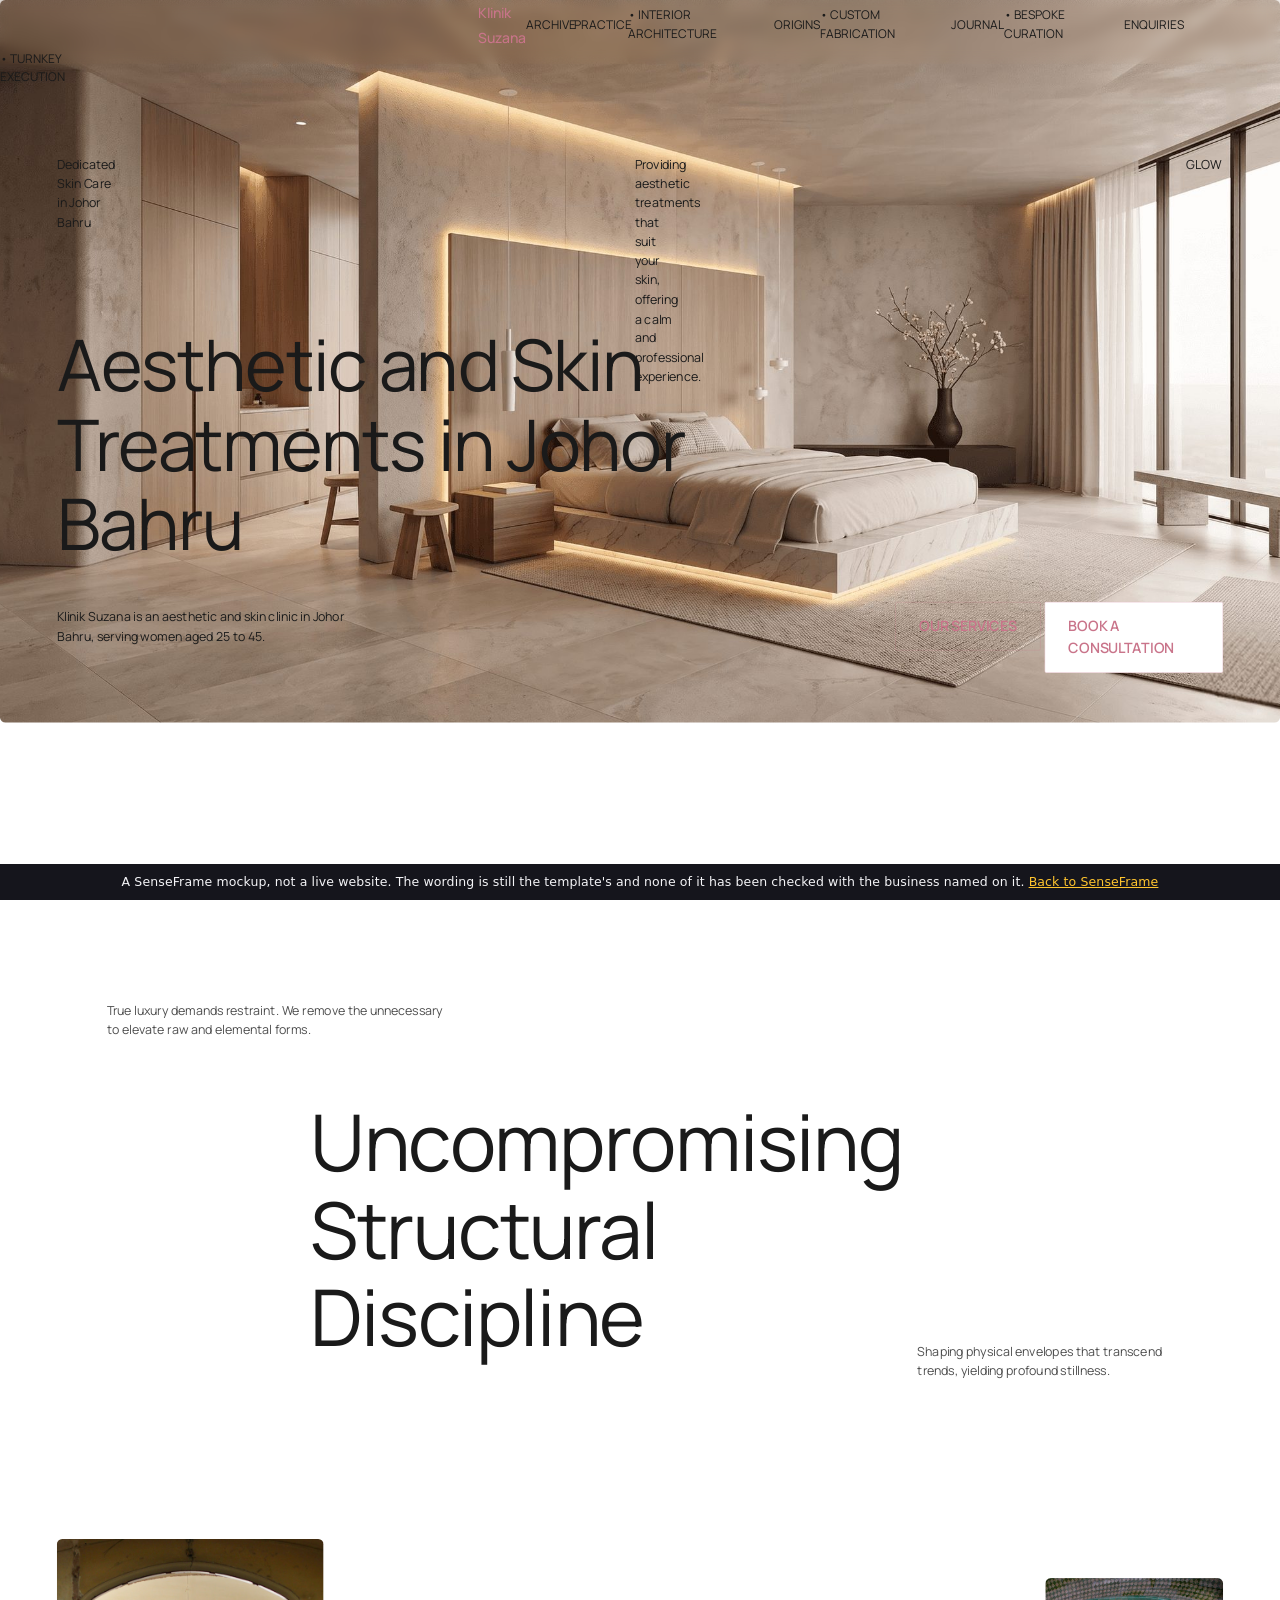
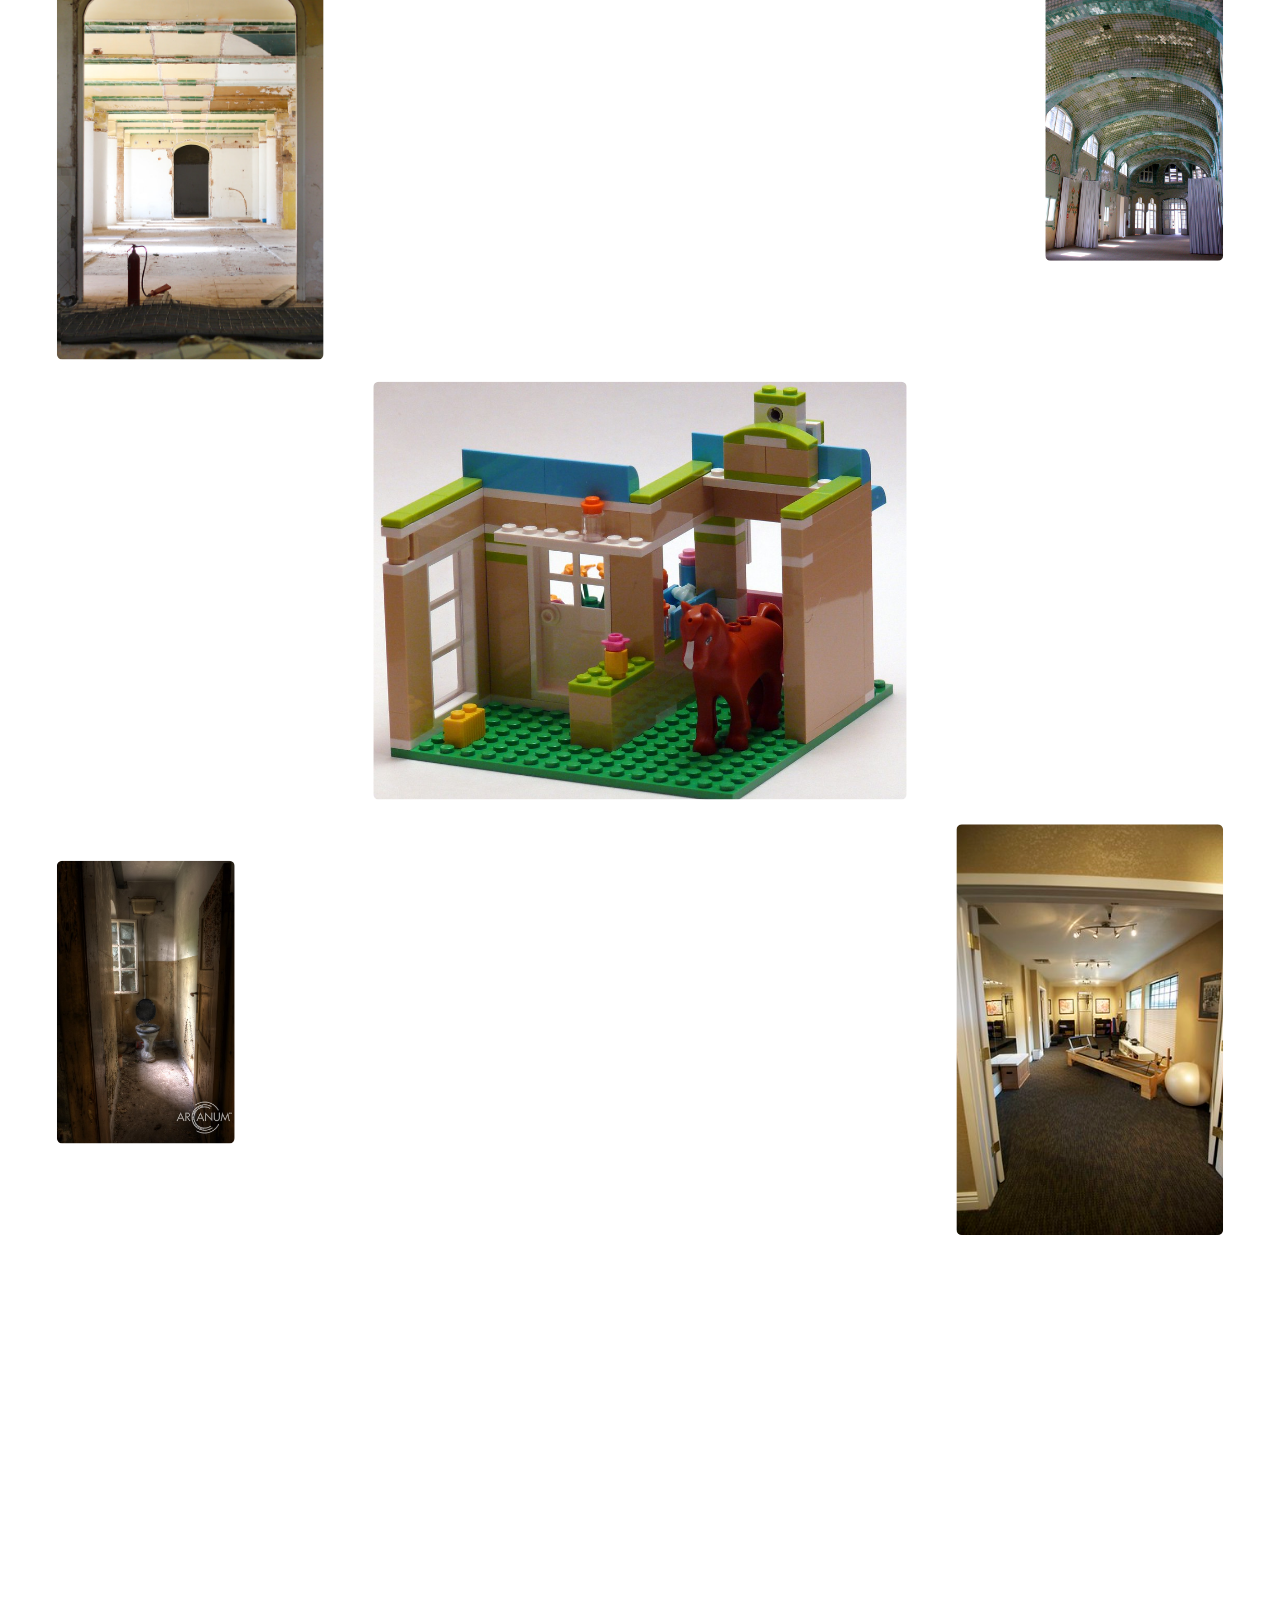
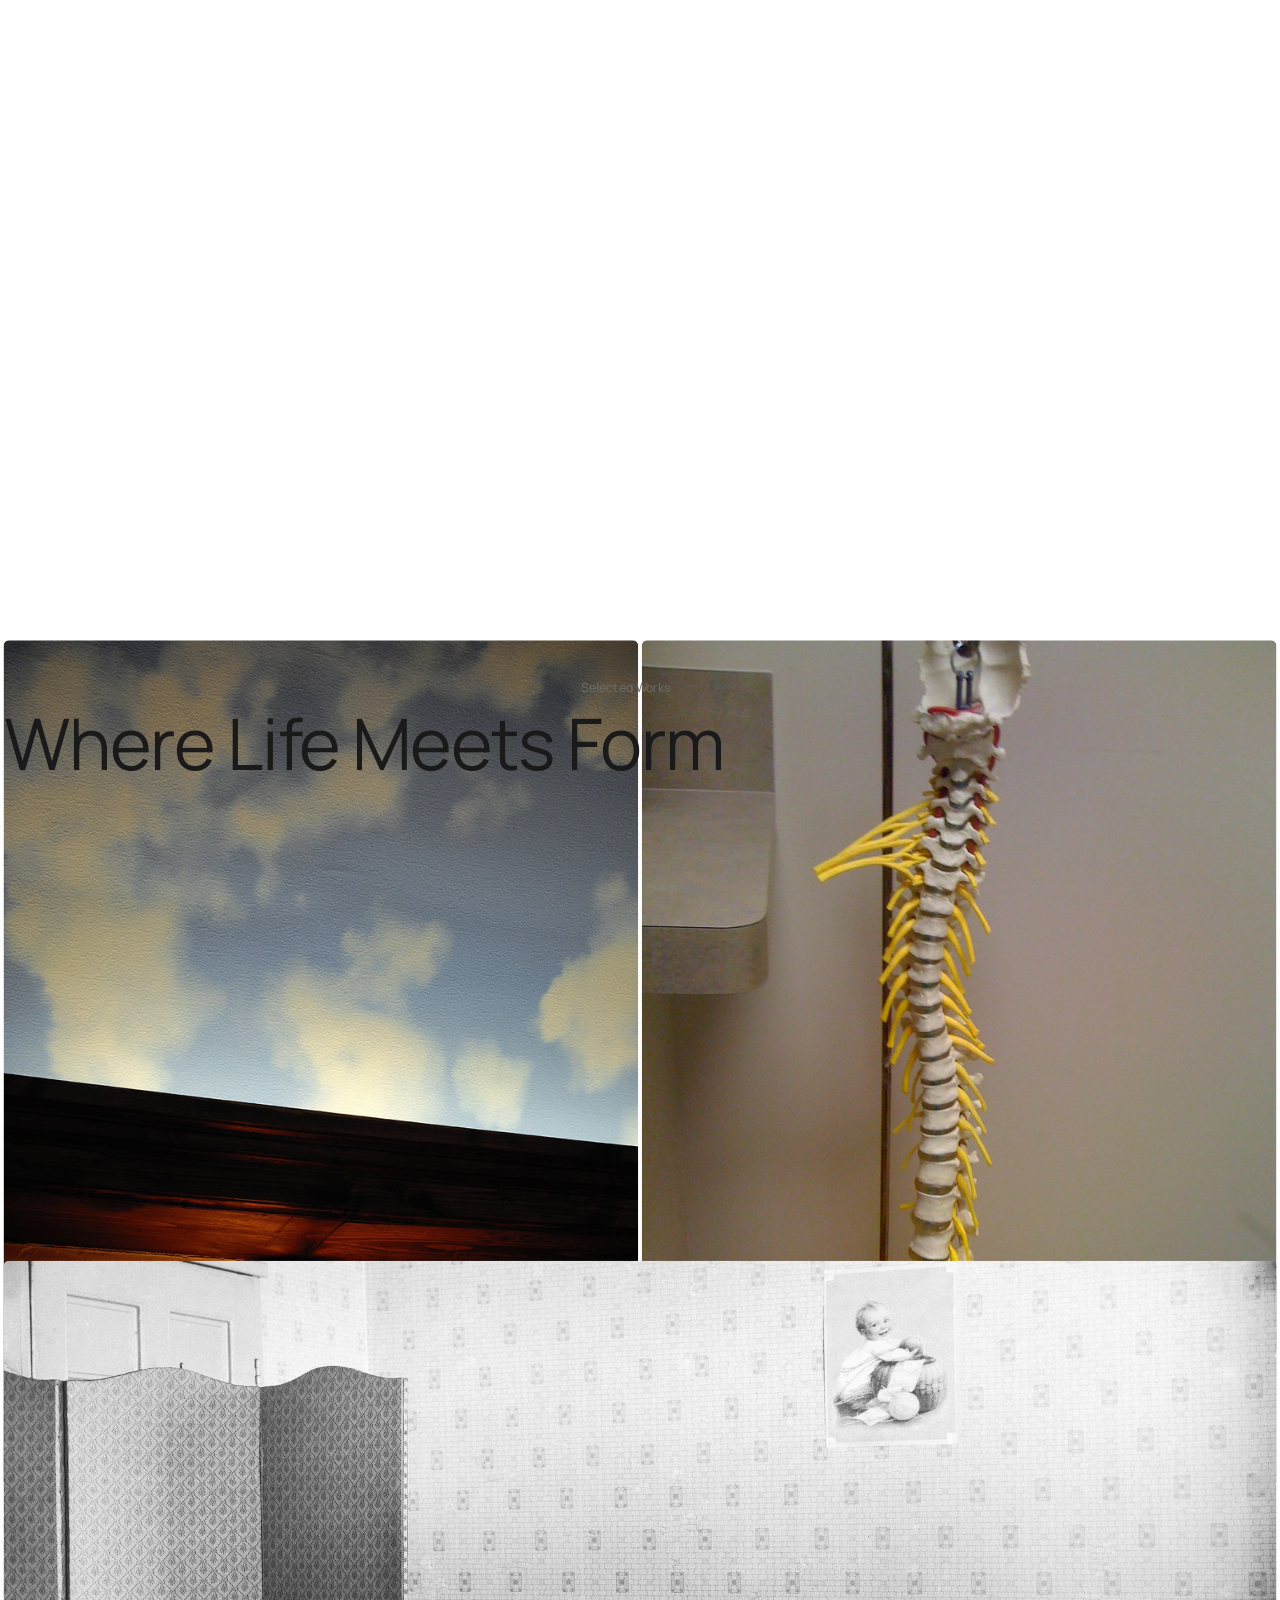
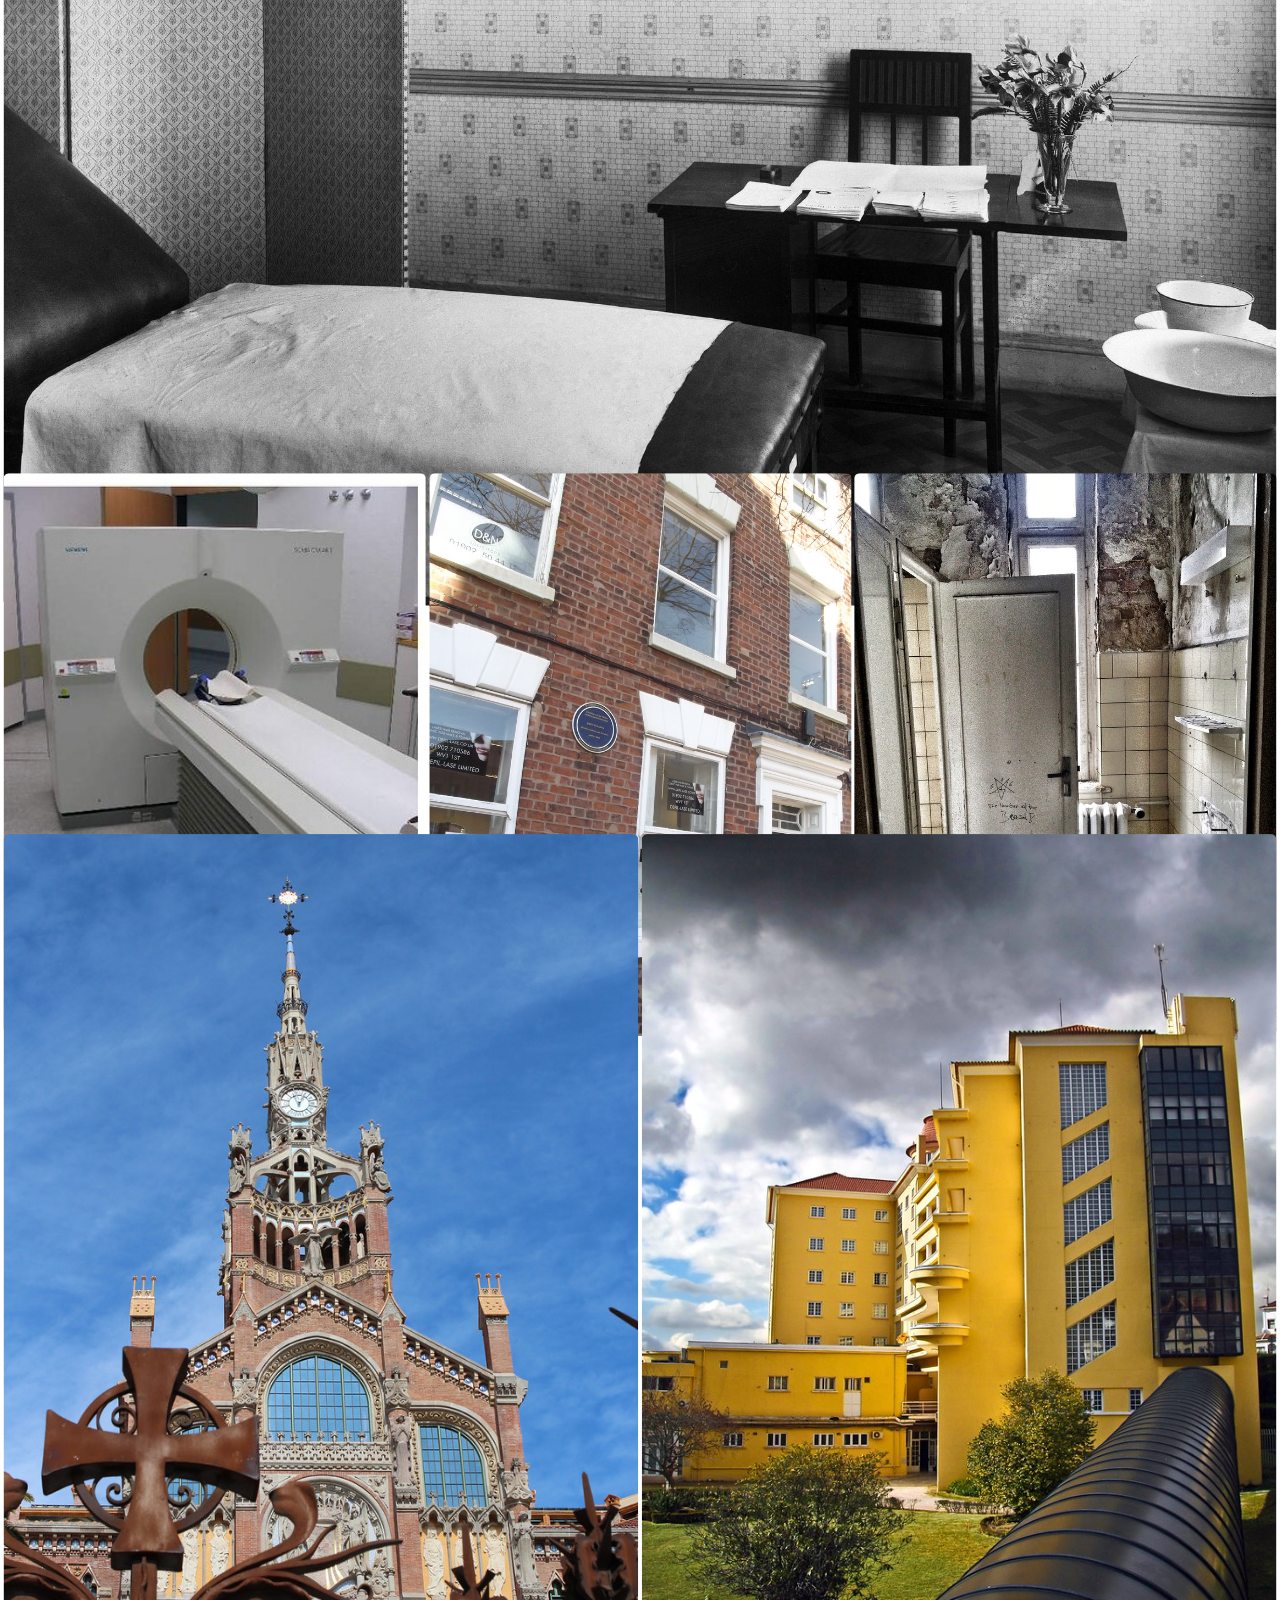
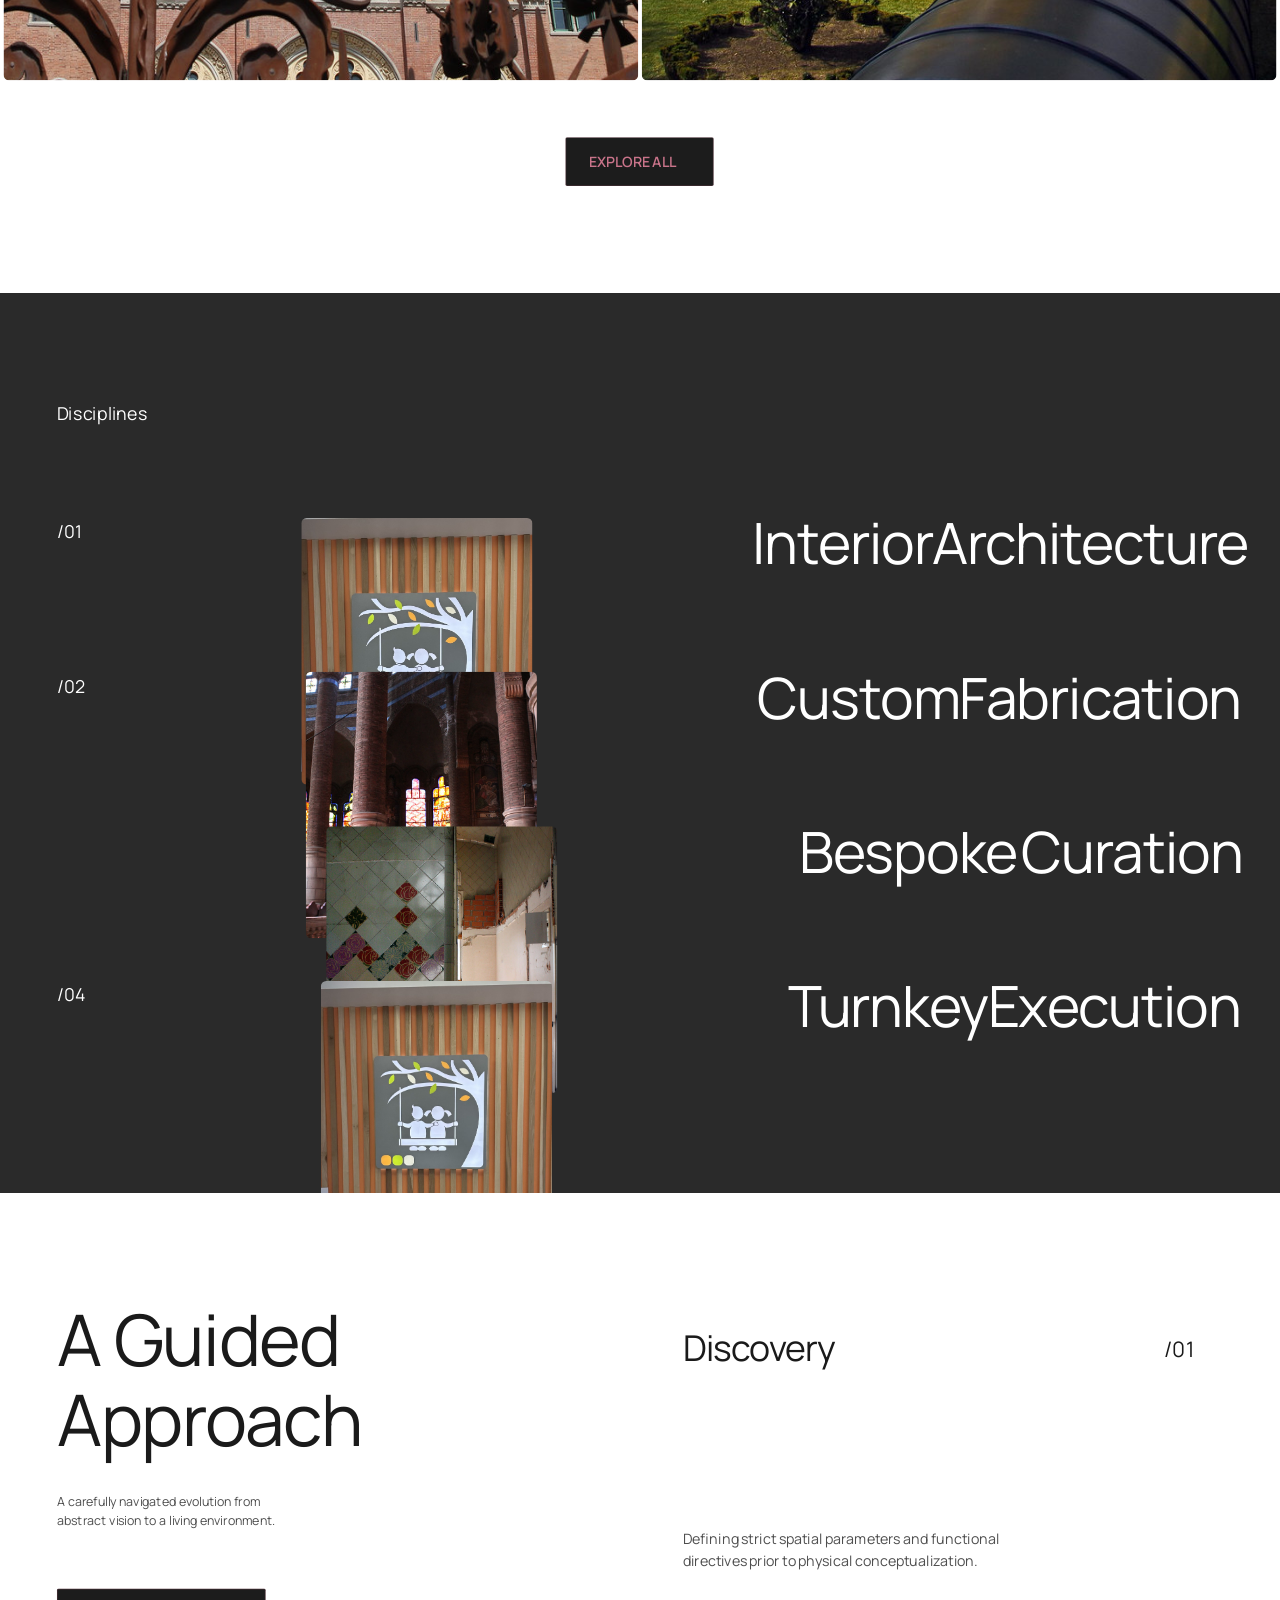
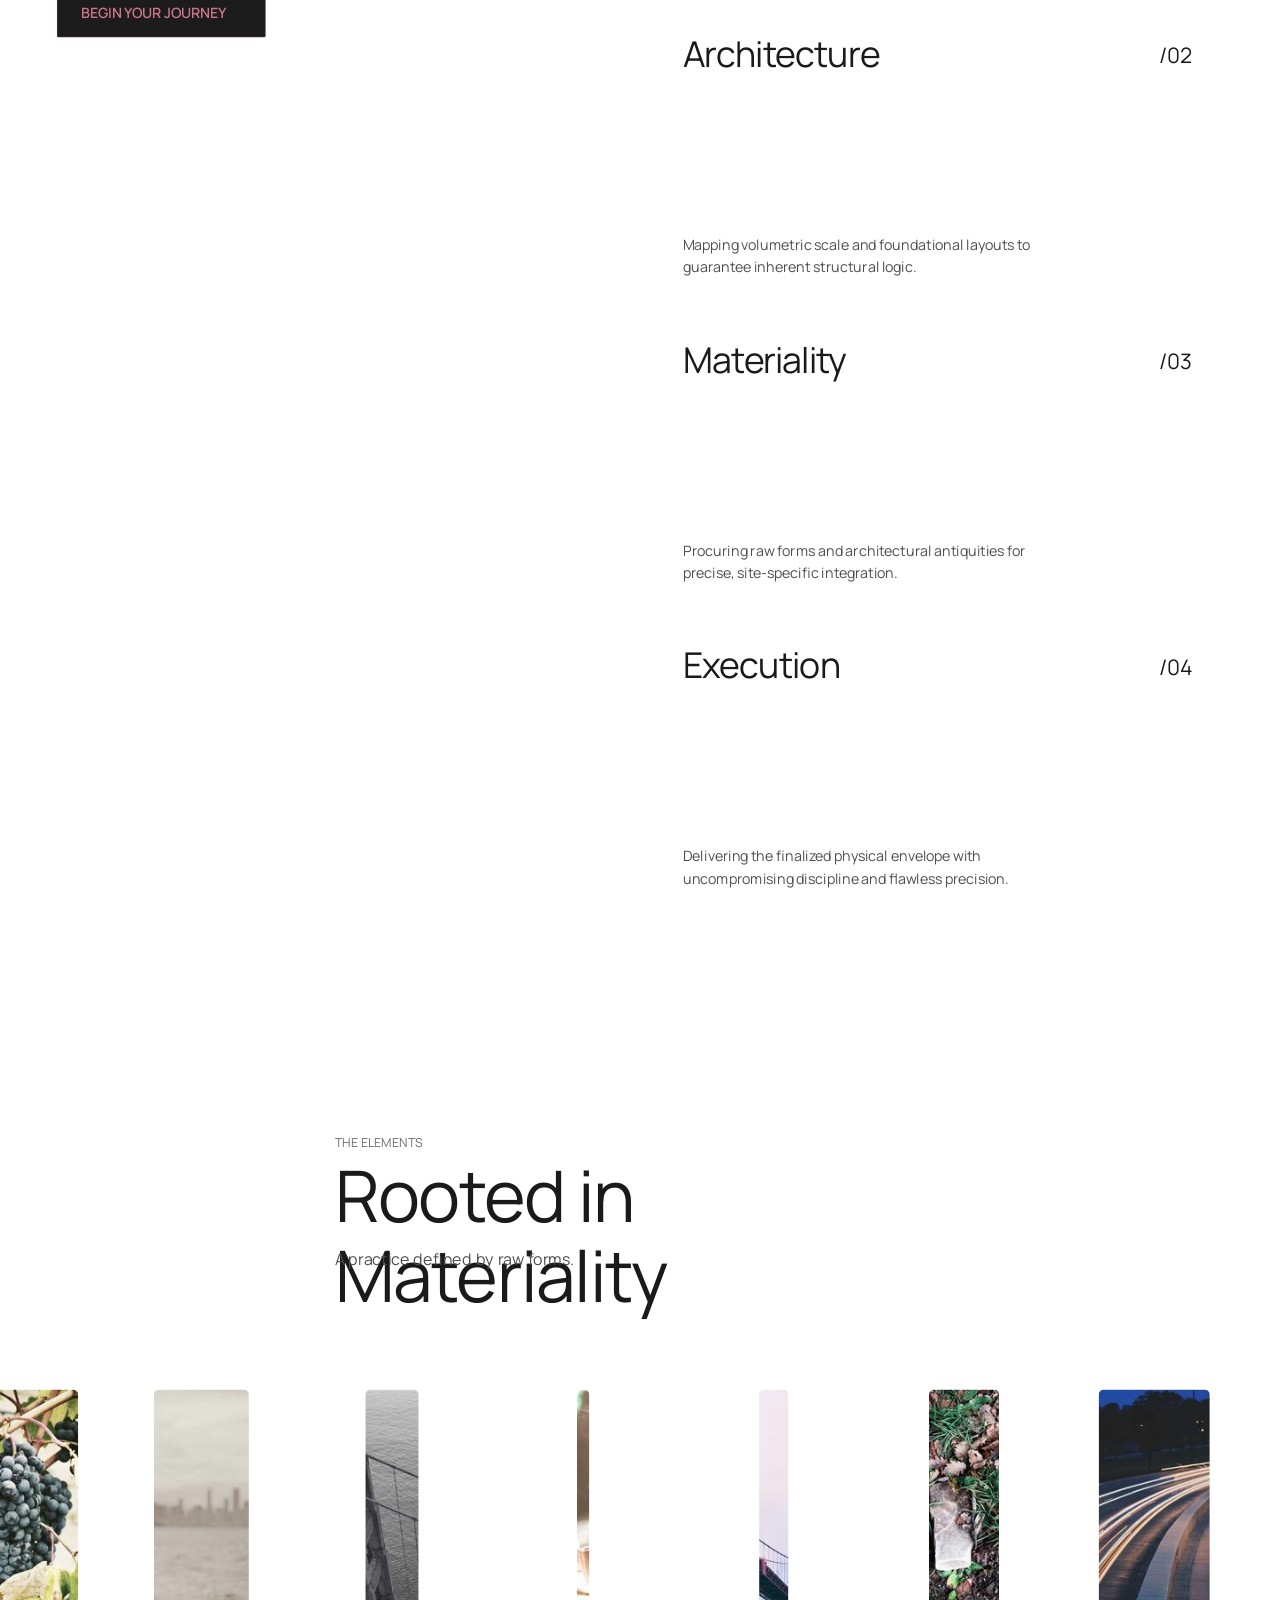
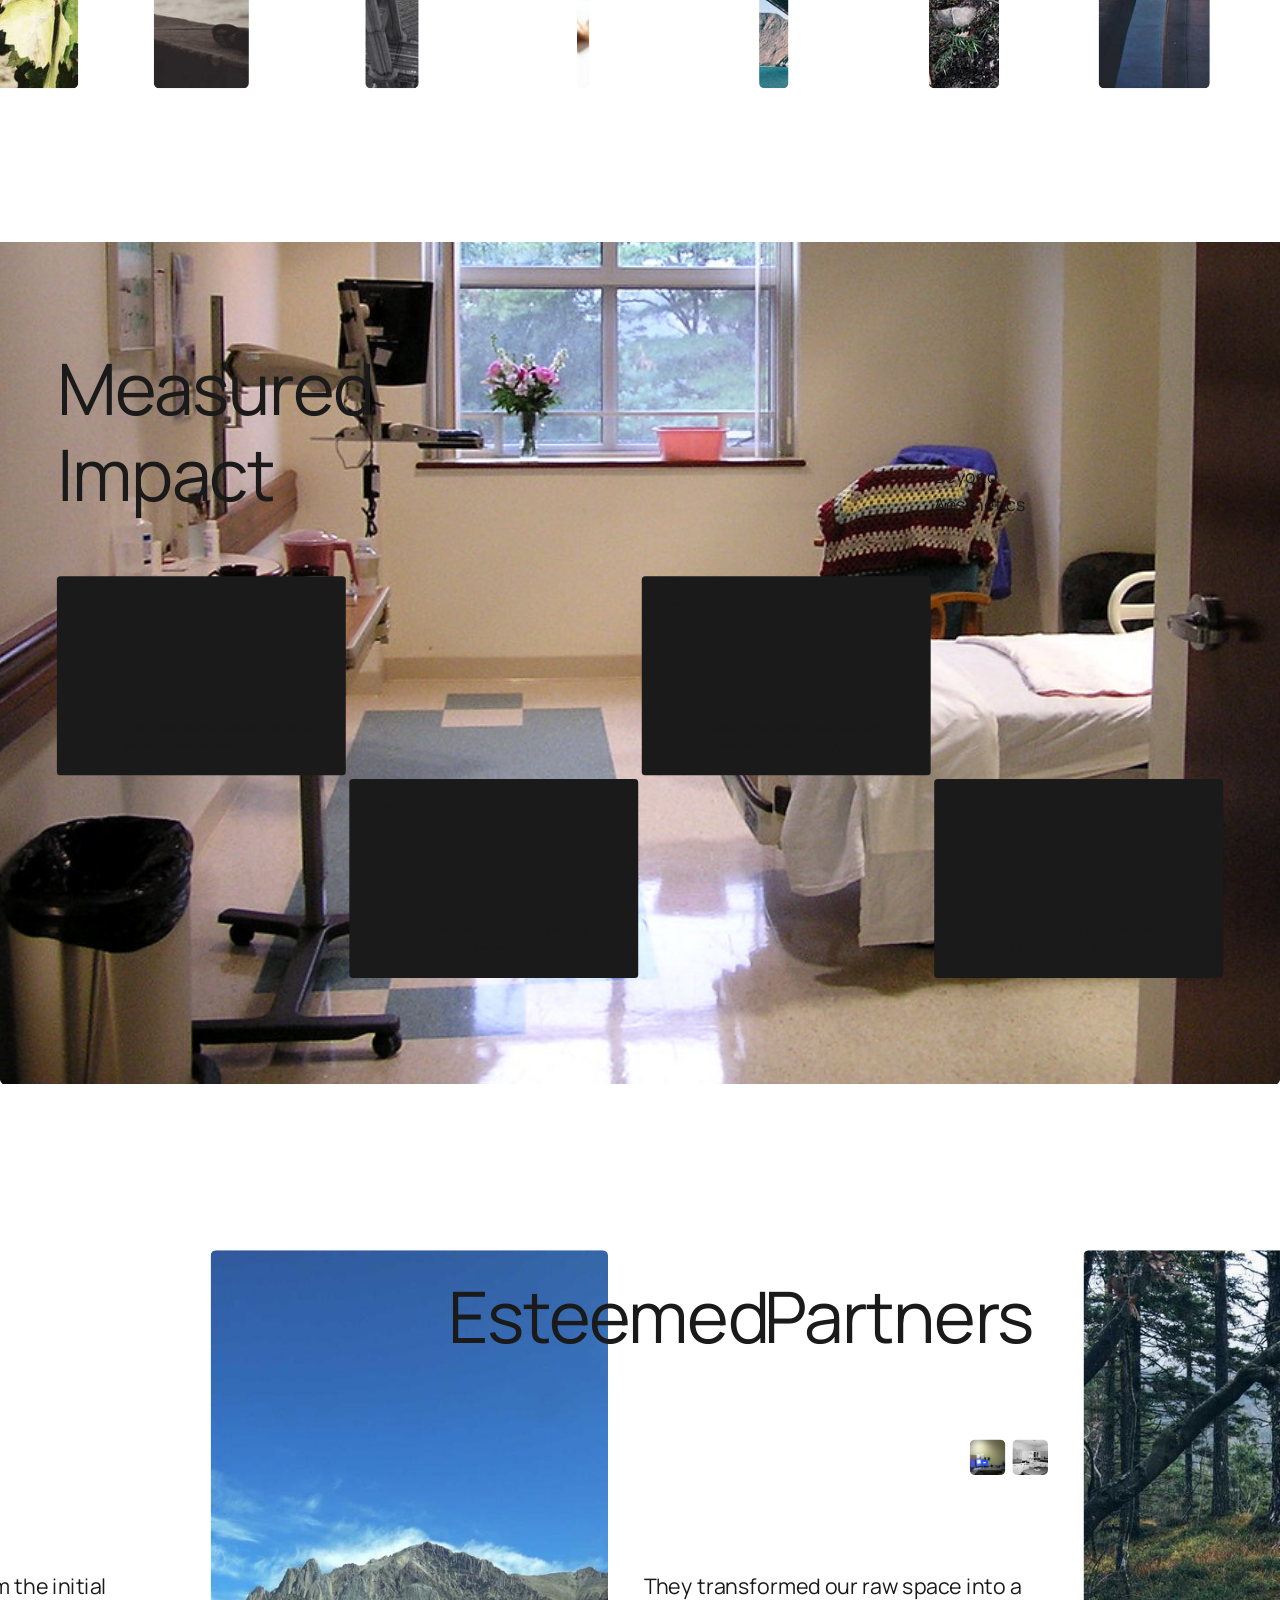
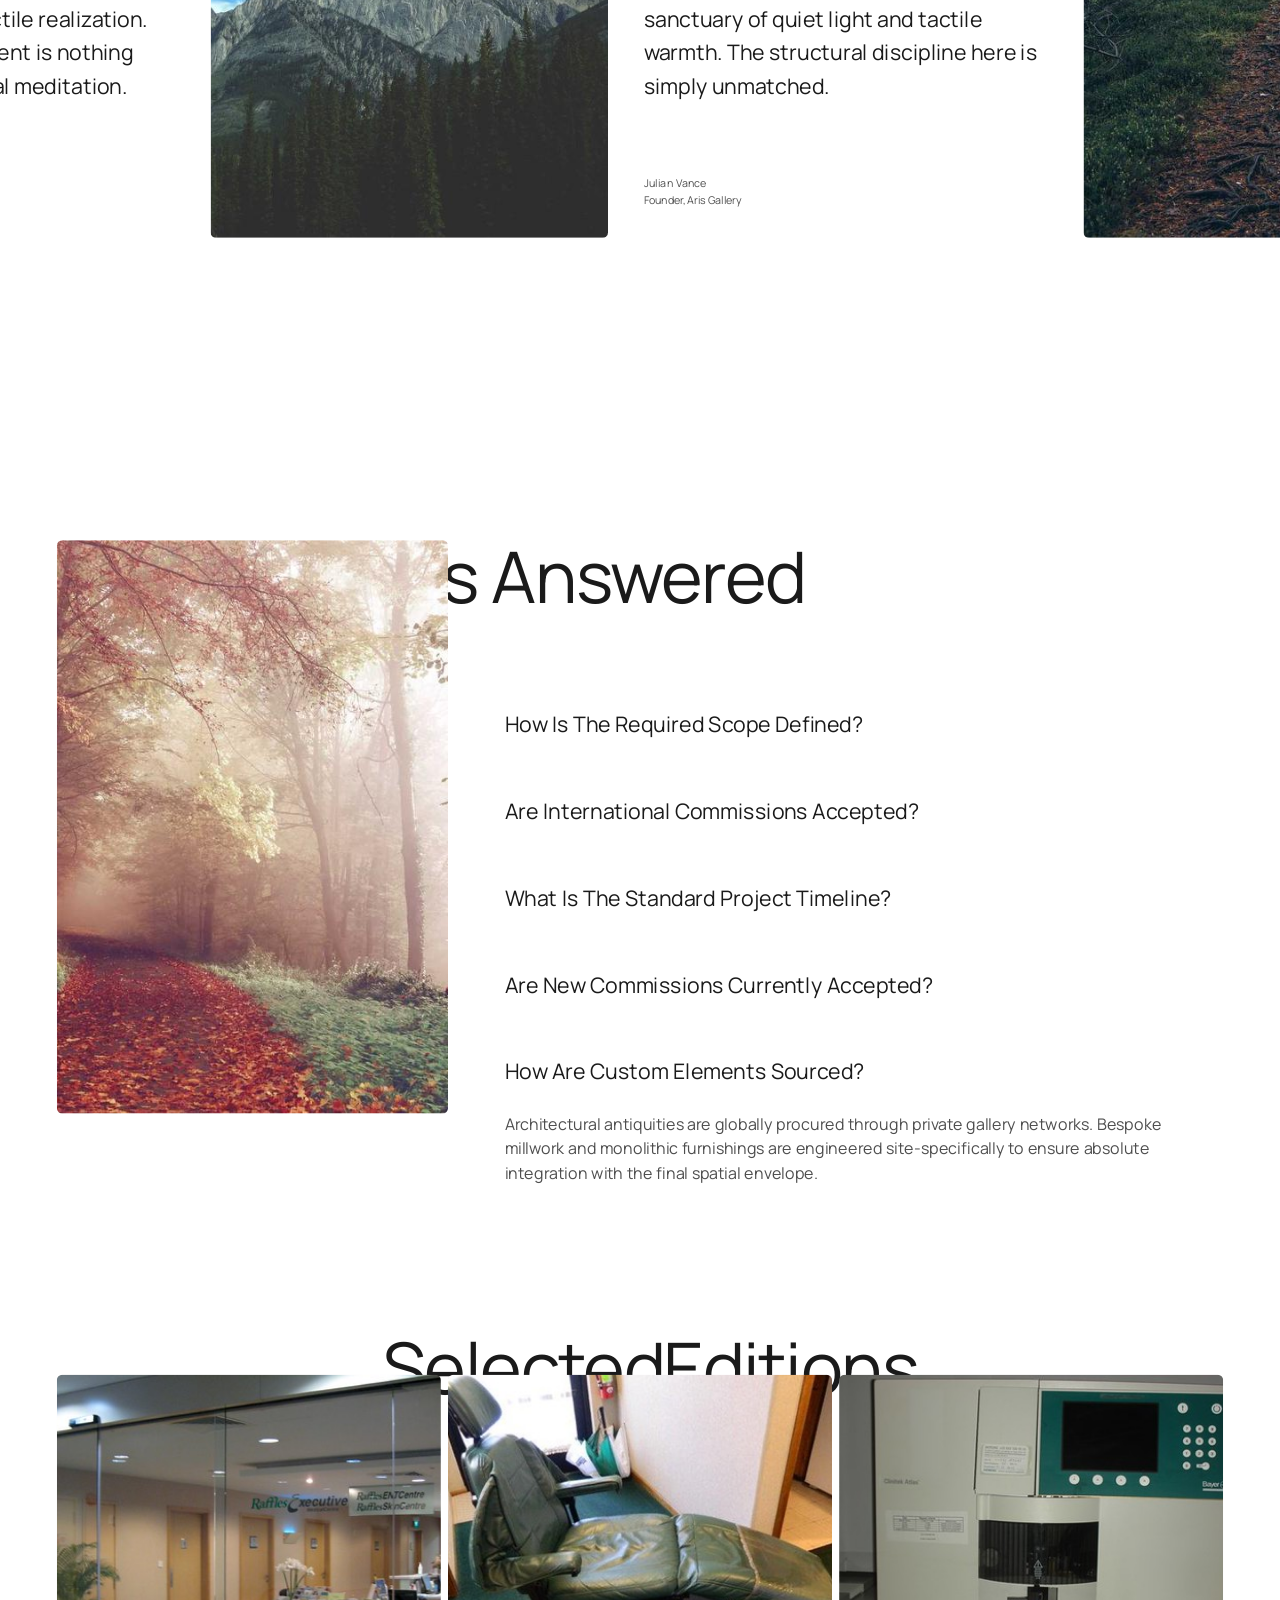
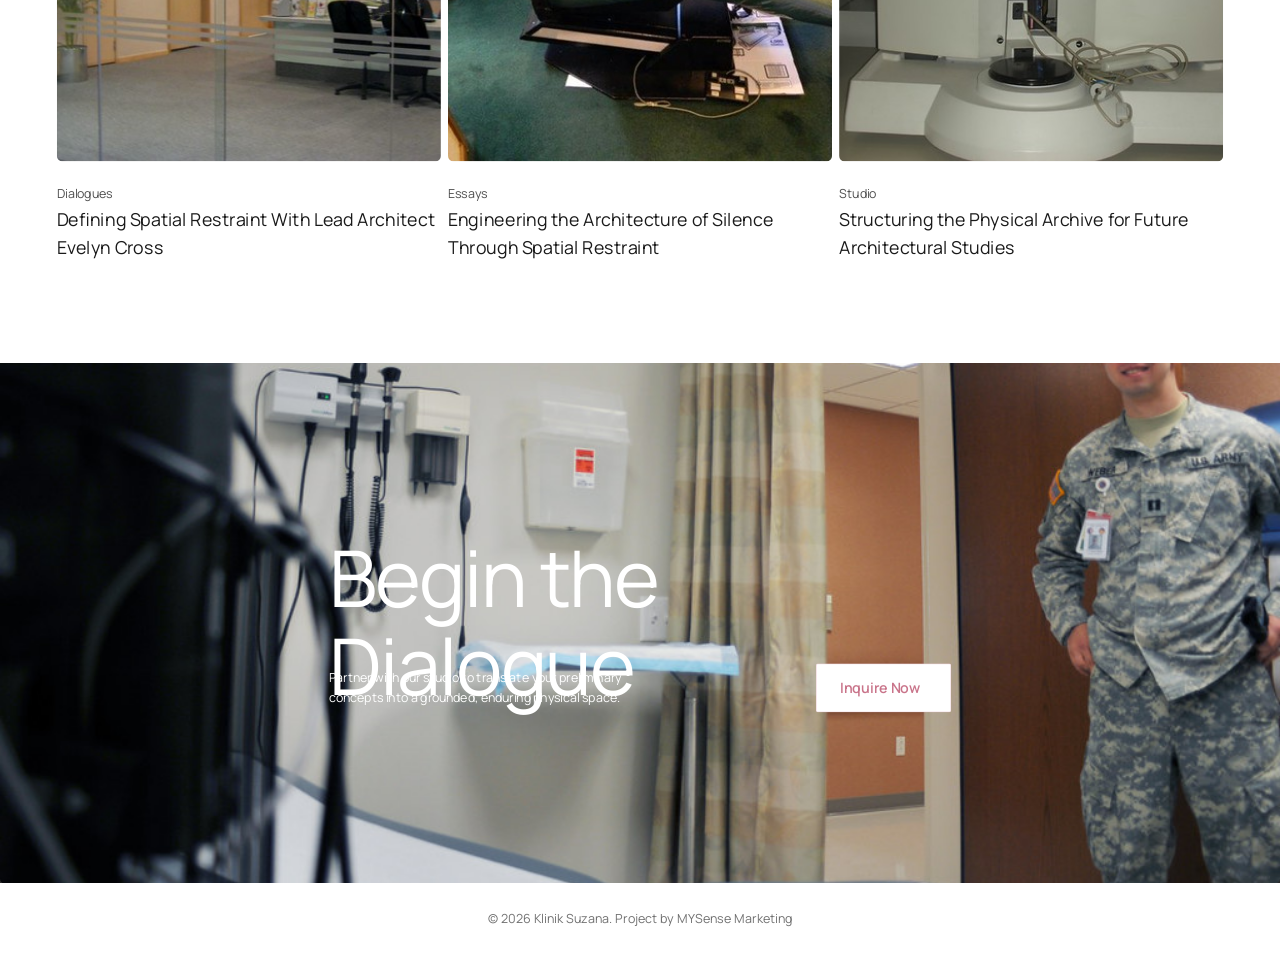
<file: data/clones/kairn-framer-website-rebrand/index.html>
<!DOCTYPE html>
<html lang="en-MY">
<head>
<meta charset="utf-8">
<meta name="viewport" content="width=device-width, initial-scale=1">
<title>Klinik Suzana — aesthetic and skin clinic in Johor Bahru</title>
<meta name="description" content="Aesthetic and skin clinic in Johor Bahru. Women 25-45 looking for skin treatments. Book a consultation on WhatsApp.">
<meta property="og:type" content="website">
<meta property="og:title" content="Klinik Suzana — aesthetic and skin clinic in Johor Bahru">
<meta property="og:description" content="Aesthetic and skin clinic in Johor Bahru. Women 25-45 looking for skin treatments. Book a consultation on WhatsApp.">
<meta property="og:image" content="assets/ellis-island-from-staten-island-ferry-deae29b6.jpg">
<meta name="twitter:card" content="summary_large_image">
<script type="application/ld+json">{"@context": "https://schema.org", "@type": "MedicalBusiness", "name": "Klinik Suzana", "description": "aesthetic and skin clinic in Johor Bahru"}</script>
<link rel="icon" href="data:image/svg+xml,%3Csvg%20xmlns%3D%22http%3A//www.w3.org/2000/svg%22%20viewBox%3D%220%200%2064%2064%22%3E%3Ctext%20x%3D%2232%22%20y%3D%2246%22%20font-family%3D%22Helvetica%2CArial%2Csans-serif%22%20font-size%3D%2246%22%20font-weight%3D%22700%22%20text-anchor%3D%22middle%22%20fill%3D%22%23C9748A%22%3EK%3C/text%3E%3C/svg%3E">
<link rel="preconnect" href="https://fonts.googleapis.com">
<link href="https://fonts.googleapis.com/css2?family=Manrope:wght@400;500;600;700&display=swap" rel="stylesheet">
<link rel="stylesheet" href="css/clone.css">
</head>
<body>
<!-- Clone of https://kairn.framer.website/ generated by SenseFrame.
     Review artifact. Copy and imagery belong to the source template. -->
<header class="nav" style="--navh:64px"><div class="wrap nav-wrap row"><div class="cell" style="--w:3.75%;--ml:37.361%"><a class="b lnk" href="./" style="--c:#C9748A;--r:0px">Klinik Suzana</a></div><div class="cell" style="--w:3.75%;--ml:0.0%"><p class="b t" style="--fs:12px;--c:#1A1A1A;--mw:54px">ARCHIVE</p></div><div class="cell" style="--w:4.167%;--ml:0.0%"><p class="b t" style="--fs:12px;--c:#1A1A1A;--mw:60px">PRACTICE</p></div><div class="cell" style="--w:11.458%;--ml:0.0%"><p class="b t" style="--fs:12px;--c:#1A1A1A;--mw:165px">• INTERIOR ARCHITECTURE</p></div><div class="cell" style="--w:3.542%;--ml:0.0%"><p class="b t" style="--fs:12px;--c:#1A1A1A;--mw:51px">ORIGINS</p></div><div class="cell" style="--w:10.278%;--ml:0.0%"><p class="b t" style="--fs:12px;--c:#1A1A1A;--mw:148px">• CUSTOM FABRICATION</p></div><div class="cell" style="--w:4.167%;--ml:0.0%"><p class="b t" style="--fs:12px;--c:#1A1A1A;--mw:60px">JOURNAL</p></div><div class="cell" style="--w:9.375%;--ml:0.0%"><p class="b t" style="--fs:12px;--c:#1A1A1A;--mw:135px">• BESPOKE CURATION</p></div><div class="cell" style="--w:4.583%;--ml:0.0%"><p class="b t" style="--fs:12px;--c:#1A1A1A;--mw:66px">ENQUIRIES</p></div><div class="cell" style="--w:9.792%;--ml:0.0%"><p class="b t" style="--fs:12px;--c:#1A1A1A;--mw:141px">• TURNKEY EXECUTION</p></div></div></header>
<section class="sec abs-sec" data-i="0" style="--absh:900px;--absh-lg:813px;--absh-md:900px;--secbg:#FFFFFF"><div class="stage"><div class="pin pin-img" style="--x:0px;--y:0px;--w:390px;--h:900px;--x-md:0px;--y-md:0px;--w-md:810px;--h-md:900px;--x-lg:0px;--y-lg:0px;--w-lg:1440px;--h-lg:813px"><div class="b shot-show" style="aspect-ratio:1440/813;--iv:5600ms"><img src="assets/0c5abda1.png" alt="" class="slide on"><img src="assets/52234d82.png" alt="" class="slide"></div></div><div class="pin" style="--x:16px;--y:212px;--w:62px;--h:14px;--x-md:32px;--y-md:261px;--w-md:72px;--h-md:17px;--x-lg:64px;--y-lg:174px;--w-lg:72px;--h-lg:17px"><p class="b t" style="--fs:14px;--c:#1A1A1A;--mw:72px">Dedicated Skin Care in Johor Bahru</p></div><div class="pin" style="--x:190px;--y:212px;--w:37px;--h:14px;--x-md:399px;--y-md:261px;--w-md:43px;--h-md:17px;--x-lg:714px;--y-lg:174px;--w-lg:43px;--h-lg:17px"><p class="b t" style="--fs:14px;--c:#1A1A1A;--mw:43px">Providing aesthetic treatments that suit your skin, offering a calm and professional experience.</p></div><div class="pin" style="--x:338px;--y:212px;--w:36px;--h:14px;--x-md:736px;--y-md:261px;--w-md:42px;--h-md:17px;--x-lg:1334px;--y-lg:174px;--w-lg:42px;--h-lg:17px"><p class="b t" style="--fs:14px;--c:#1A1A1A;--mw:42px">GLOW</p></div><div class="pin" style="--x:16px;--y:582px;--w:358px;--h:144px;--x-md:32px;--y-md:538px;--w-md:746px;--h-md:154px;--x-lg:64px;--y-lg:365px;--w-lg:888px;--h-lg:192px"><h1 class="b h h1" style="--fs:80px;--fw:400;--c:#1A1A1A;--mw:888px">Aesthetic and Skin Treatments in Johor Bahru</h1></div><div class="pin" style="--x:16px;--y:832px;--w:148px;--h:48px;--x-md:409px;--y-md:812px;--w-md:164px;--h-md:56px;--x-lg:1007px;--y-lg:677px;--w-lg:164px;--h-lg:56px"><a class="b btn" href="./archive" style="--c:#C9748A;--bg:transparent;--r:2px">OUR SERVICES</a></div><div class="pin" style="--x:168px;--y:832px;--w:185px;--h:48px;--x-md:577px;--y-md:812px;--w-md:201px;--h-md:56px;--x-lg:1175px;--y-lg:677px;--w-lg:201px;--h-lg:56px"><a class="b btn" href="./contact" style="--c:#C9748A;--bg:#FFFFFF;--r:2px">BOOK A CONSULTATION</a></div><div class="pin" style="--x:16px;--y:790px;--w:336px;--h:38px;--x-md:32px;--y-md:818px;--w-md:336px;--h-md:45px;--x-lg:64px;--y-lg:683px;--w-lg:336px;--h-lg:45px"><p class="b t" style="--fs:14px;--c:#1A1A1A;--mw:336px">Klinik Suzana is an aesthetic and skin clinic in Johor Bahru, serving women aged 25 to 45.</p></div></div></section><section class="sec abs-sec" data-i="1" style="--absh:3570px;--absh-lg:3429px;--absh-md:3453px;--secbg:#FFFFFF"><div class="stage"><div class="pin" style="--x:16px;--y:340px;--w:328px;--h:38px;--x-md:32px;--y-md:375px;--w-md:384px;--h-md:45px;--x-lg:120px;--y-lg:312px;--w-lg:384px;--h-lg:45px"><p class="b t" style="--fs:14px;--c:#4E4E4E;--mw:384px">True luxury demands restraint. We remove the unnecessary to elevate raw and elemental forms.</p></div><div class="pin" style="--x:26px;--y:442px;--w:337px;--h:96px;--x-md:101px;--y-md:484px;--w-md:607px;--h-md:173px;--x-lg:349px;--y-lg:421px;--w-lg:742px;--h-lg:211px"><h2 class="b h h2" style="--fs:88px;--fw:400;--c:#1A1A1A;--mw:742px">Uncompromising Structural Discipline</h2></div><div class="pin" style="--x:134px;--y:602px;--w:240px;--h:38px;--x-md:490px;--y-md:720px;--w-md:288px;--h-md:45px;--x-lg:1032px;--y-lg:696px;--w-lg:288px;--h-lg:45px"><p class="b t" style="--fs:14px;--c:#4E4E4E;--mw:288px">Shaping physical envelopes that transcend trends, yielding profound stillness.</p></div><div class="pin pin-img" style="--x:16px;--y:829px;--w:300px;--h:473px;--x-md:32px;--y-md:1035px;--w-md:233px;--h-md:366px;--x-lg:64px;--y-lg:918px;--w-lg:300px;--h-lg:473px"><img class="b img" src="assets/hospital-de-sant-pau-c8c8f28b.jpg" alt="Hospital de Sant Pau" style="" loading="lazy"></div><div class="pin pin-img" style="--x:174px;--y:1291px;--w:200px;--h:318px;--x-md:578px;--y-md:1049px;--w-md:200px;--h-md:318px;--x-lg:1176px;--y-lg:962px;--w-lg:200px;--h-lg:318px"><img class="b img" src="assets/hospital-de-sant-pau-4b3a11ab.jpg" alt="Hospital de Sant Pau" style="" loading="lazy"></div><div class="pin pin-img" style="--x:16px;--y:1609px;--w:358px;--h:281px;--x-md:105px;--y-md:1427px;--w-md:600px;--h-md:470px;--x-lg:420px;--y-lg:1416px;--w-lg:600px;--h-lg:470px"><img class="b img" src="assets/heartlake-vet-large-animal-clinic-interior-6a16eabc.jpg" alt="Heartlake Vet Large Animal Clinic Interior" style="" loading="lazy"></div><div class="pin pin-img" style="--x:16px;--y:1878px;--w:200px;--h:318px;--x-md:545px;--y-md:1955px;--w-md:233px;--h-md:358px;--x-lg:1076px;--y-lg:1914px;--w-lg:300px;--h-lg:462px"><img class="b img" src="assets/0a4ab3a6.jpg" alt="" style="" loading="lazy"></div><div class="pin pin-img" style="--x:74px;--y:2144px;--w:300px;--h:462px;--x-md:32px;--y-md:1967px;--w-md:200px;--h-md:318px;--x-lg:64px;--y-lg:1955px;--w-lg:200px;--h-lg:318px"><img class="b img" src="assets/abandoned-children-s-hospital-10-d7530ab5.jpg" alt="Abandoned Children's Hospital (10)" style="" loading="lazy"></div></div></section><section class="sec abs-sec" data-i="2" style="--absh:3266px;--absh-lg:3288px;--absh-md:2066px"><div class="stage"><div class="pin pin-img" style="--x:4px;--y:71px;--w:382px;--h:509px;--x-md:4px;--y-md:161px;--w-md:399px;--h-md:532px;--x-lg:4px;--y-lg:78px;--w-lg:714px;--h-lg:952px"><img class="b img" src="assets/clinic-interior-f08eb0b4.jpg" alt="clinic interior" style="" loading="lazy"></div><div class="pin pin-img" style="--x:4px;--y:461px;--w:382px;--h:509px;--x-md:407px;--y-md:161px;--w-md:399px;--h-md:532px;--x-lg:722px;--y-lg:78px;--w-lg:714px;--h-lg:952px"><img class="b img" src="assets/spine-clinic-dcc97e96.jpg" alt="spine clinic" style="" loading="lazy"></div><div class="pin" style="--x:139px;--y:40px;--w:113px;--h:14px;--x-md:339px;--y-md:120px;--w-md:132px;--h-md:17px;--x-lg:654px;--y-lg:120px;--w-lg:132px;--h-lg:17px"><p class="b t" style="--fs:14px;--c:#6D6D6D;--mw:132px">Selected Works</p></div><div class="pin" style="--x:4px;--y:66px;--w:382px;--h:96px;--x-md:4px;--y-md:149px;--w-md:802px;--h-md:77px;--x-lg:4px;--y-lg:149px;--w-lg:1432px;--h-lg:96px"><h2 class="b h h2" style="--fs:80px;--fw:400;--c:#1A1A1A;--mw:1432px">Where Life Meets Form</h2></div><div class="pin pin-img" style="--x:4px;--y:905px;--w:382px;--h:284px;--x-md:4px;--y-md:552px;--w-md:802px;--h-md:595px;--x-lg:4px;--y-lg:776px;--w-lg:1432px;--h-lg:1063px"><img class="b img" src="assets/lt-div-class-fn-gt-clinic-interior-marie-stopes-birt-28c5dce6.jpg" alt="&lt;div class='fn'&gt; Clinic interior - Marie Stopes birth-control clinic, 1920s&lt;/div&gt;" style="" loading="lazy"></div><div class="pin pin-img" style="--x:4px;--y:1069px;--w:382px;--h:509px;--x-md:4px;--y-md:1066px;--w-md:265px;--h-md:353px;--x-lg:4px;--y-lg:1690px;--w-lg:475px;--h-lg:633px"><img class="b img" src="assets/siemens-somatom-ar-t-ct-scanner-b3a77de7.jpg" alt="SIEMENS Somatom AR T CT Scanner" style="" loading="lazy"></div><div class="pin pin-img" style="--x:4px;--y:1459px;--w:382px;--h:509px;--x-md:273px;--y-md:1066px;--w-md:265px;--h-md:353px;--x-lg:483px;--y-lg:1690px;--w-lg:475px;--h-lg:633px"><img class="b img" src="assets/depil-lase-laser-hair-removal-clinic-15-king-street--82666aa8.jpg" alt="Depil-lase Laser Hair Removal Clinic - 15 King Street, Wolverhampton" style="" loading="lazy"></div><div class="pin pin-img" style="--x:4px;--y:1849px;--w:382px;--h:509px;--x-md:541px;--y-md:1066px;--w-md:265px;--h-md:353px;--x-lg:961px;--y-lg:1690px;--w-lg:475px;--h-lg:633px"><img class="b img" src="assets/abandoned-hospital-11-fd0f0277.jpg" alt="Abandoned Hospital (11)" style="" loading="lazy"></div><div class="pin pin-img" style="--x:4px;--y:2239px;--w:382px;--h:509px;--x-md:4px;--y-md:1294px;--w-md:399px;--h-md:532px;--x-lg:4px;--y-lg:2096px;--w-lg:714px;--h-lg:952px"><img class="b img" src="assets/hospital-de-sant-pau-b034707f.jpg" alt="Hospital de Sant Pau" style="" loading="lazy"></div><div class="pin pin-img" style="--x:4px;--y:2629px;--w:382px;--h:509px;--x-md:407px;--y-md:1294px;--w-md:399px;--h-md:532px;--x-lg:722px;--y-lg:2096px;--w-lg:714px;--h-lg:952px"><img class="b img" src="assets/grande-hotel-de-luso-portugal-66c313a6.jpg" alt="Grande Hotel de Luso - Portugal" style="" loading="lazy"></div><div class="pin" style="--x:111px;--y:3170px;--w:167px;--h:56px;--x-md:321px;--y-md:1890px;--w-md:167px;--h-md:56px;--x-lg:636px;--y-lg:3112px;--w-lg:167px;--h-lg:56px"><a class="b btn" href="./archive" style="--c:#C9748A;--bg:#1C1C1C;--r:2px">EXPLORE ALL</a></div></div></section><section class="sec abs-sec" data-i="3" style="--absh:533px;--absh-lg:1012px;--absh-md:974px;--secbg:#2A2A2A"><div class="stage"><div class="pin" style="--x:16px;--y:40px;--w:82px;--h:25px;--x-md:32px;--y-md:120px;--w-md:91px;--h-md:28px;--x-lg:64px;--y-lg:120px;--w-lg:91px;--h-lg:28px"><p class="b t" style="--fs:20px;--c:#FFFFFF;--mw:91px">Disciplines</p></div><div class="pin" style="--x:142px;--y:130px;--w:83px;--h:34px;--x-md:314px;--y-md:245px;--w-md:165px;--h-md:67px;--x-lg:846px;--y-lg:245px;--w-lg:189px;--h-lg:77px"><h2 class="b h h2" style="--fs:64px;--fw:400;--c:#FFFFFF;--mw:189px">Interior</h2></div><div class="pin" style="--x:230px;--y:130px;--w:144px;--h:34px;--x-md:491px;--y-md:245px;--w-md:287px;--h-md:67px;--x-lg:1048px;--y-lg:245px;--w-lg:328px;--h-lg:77px"><h2 class="b h h2" style="--fs:64px;--fw:400;--c:#FFFFFF;--mw:328px">Architecture</h2></div><div class="pin" style="--x:16px;--y:132px;--w:25px;--h:25px;--x-md:32px;--y-md:253px;--w-md:28px;--h-md:28px;--x-lg:64px;--y-lg:253px;--w-lg:28px;--h-lg:28px"><p class="b t" style="--fs:20px;--c:#FFFFFF;--mw:40px">/01</p></div><div class="pin pin-img" style="--x:-39px;--y:138px;--w:260px;--h:300px;--x-md:57px;--y-md:253px;--w-md:260px;--h-md:300px;--x-lg:339px;--y-lg:253px;--w-lg:260px;--h-lg:300px"><img class="b img" src="assets/kids-dental-clinic-interior-sign-6b9bc103.jpg" alt="Kids dental clinic interior sign" style="" loading="lazy"></div><div class="pin" style="--x:145px;--y:229px;--w:93px;--h:34px;--x-md:320px;--y-md:409px;--w-md:186px;--h-md:67px;--x-lg:852px;--y-lg:419px;--w-lg:213px;--h-lg:77px"><h2 class="b h h2" style="--fs:64px;--fw:400;--c:#FFFFFF;--mw:213px">Custom</h2></div><div class="pin" style="--x:244px;--y:229px;--w:130px;--h:34px;--x-md:518px;--y-md:409px;--w-md:260px;--h-md:67px;--x-lg:1079px;--y-lg:419px;--w-lg:297px;--h-lg:77px"><h2 class="b h h2" style="--fs:64px;--fw:400;--c:#FFFFFF;--mw:297px">Fabrication</h2></div><div class="pin pin-img" style="--x:-35px;--y:236px;--w:260px;--h:300px;--x-md:62px;--y-md:417px;--w-md:260px;--h-md:300px;--x-lg:344px;--y-lg:426px;--w-lg:260px;--h-lg:300px"><img class="b img" src="assets/hospital-de-sant-pau-church-in-the-complex-42c7293d.jpg" alt="Hospital de Sant Pau - Church in the complex" style="" loading="lazy"></div><div class="pin" style="--x:16px;--y:231px;--w:29px;--h:25px;--x-md:32px;--y-md:417px;--w-md:32px;--h-md:28px;--x-lg:64px;--y-lg:427px;--w-lg:32px;--h-lg:28px"><p class="b t" style="--fs:20px;--c:#FFFFFF;--mw:40px">/02</p></div><div class="pin" style="--x:165px;--y:327px;--w:104px;--h:34px;--x-md:360px;--y-md:573px;--w-md:208px;--h-md:67px;--x-lg:899px;--y-lg:593px;--w-lg:237px;--h-lg:77px"><h2 class="b h h2" style="--fs:64px;--fw:400;--c:#FFFFFF;--mw:237px">Bespoke</h2></div><div class="pin" style="--x:275px;--y:327px;--w:99px;--h:34px;--x-md:580px;--y-md:573px;--w-md:198px;--h-md:67px;--x-lg:1149px;--y-lg:593px;--w-lg:227px;--h-lg:77px"><h2 class="b h h2" style="--fs:64px;--fw:400;--c:#FFFFFF;--mw:227px">Curation</h2></div><div class="pin pin-img" style="--x:-25px;--y:335px;--w:260px;--h:300px;--x-md:82px;--y-md:581px;--w-md:260px;--h-md:300px;--x-lg:367px;--y-lg:600px;--w-lg:260px;--h-lg:300px"><img class="b img" src="assets/hospital-de-sant-pau-283182e4.jpg" alt="Hospital de Sant Pau" style="" loading="lazy"></div><div class="pin" style="--x:16px;--y:329px;--w:29px;--h:25px;--x-md:32px;--y-md:581px;--w-md:32px;--h-md:28px;--x-lg:64px;--y-lg:601px;--w-lg:32px;--h-lg:28px"><p class="b t" style="--fs:20px;--c:#FFFFFF;--mw:40px">/03</p></div><div class="pin" style="--x:160px;--y:426px;--w:93px;--h:34px;--x-md:350px;--y-md:738px;--w-md:185px;--h-md:67px;--x-lg:886px;--y-lg:766px;--w-lg:211px;--h-lg:77px"><h2 class="b h h2" style="--fs:64px;--fw:400;--c:#FFFFFF;--mw:211px">Turnkey</h2></div><div class="pin" style="--x:258px;--y:426px;--w:116px;--h:34px;--x-md:546px;--y-md:738px;--w-md:232px;--h-md:67px;--x-lg:1111px;--y-lg:766px;--w-lg:265px;--h-lg:77px"><h2 class="b h h2" style="--fs:64px;--fw:400;--c:#FFFFFF;--mw:265px">Execution</h2></div><div class="pin" style="--x:16px;--y:428px;--w:29px;--h:25px;--x-md:32px;--y-md:746px;--w-md:32px;--h-md:28px;--x-lg:64px;--y-lg:774px;--w-lg:32px;--h-lg:28px"><p class="b t" style="--fs:20px;--c:#FFFFFF;--mw:40px">/04</p></div><div class="pin pin-img" style="--x:-28px;--y:433px;--w:260px;--h:300px;--x-md:77px;--y-md:745px;--w-md:260px;--h-md:300px;--x-lg:361px;--y-lg:774px;--w-lg:260px;--h-lg:300px"><img class="b img" src="assets/childrens-dental-clinic-interior-sign-874dfa58.jpg" alt="Childrens dental clinic interior sign" style="" loading="lazy"></div></div></section><section class="sec abs-sec" data-i="4" style="--absh:1426px;--absh-lg:1612px;--absh-md:1612px"><div class="stage"><div class="pin" style="--x:16px;--y:40px;--w:324px;--h:48px;--x-md:32px;--y-md:120px;--w-md:261px;--h-md:154px;--x-lg:64px;--y-lg:120px;--w-lg:326px;--h-lg:192px"><h2 class="b h h2" style="--fs:80px;--fw:400;--c:#1A1A1A;--mw:326px">A Guided Approach</h2></div><div class="pin pin-panel" style="--x:16px;--y:254px;--w:358px;--h:280px;--x-md:421px;--y-md:120px;--w-md:357px;--h-md:340px;--x-lg:736px;--y-lg:120px;--w-lg:640px;--h-lg:340px;--panel-bg:#FFFFFF;--panel-r:8px"></div><div class="pin" style="--x:48px;--y:286px;--w:250px;--h:29px;--x-md:453px;--y-md:152px;--w-md:244px;--h-md:48px;--x-lg:768px;--y-lg:152px;--w-lg:526px;--h-lg:48px"><h3 class="b h h3" style="--fs:40px;--fw:400;--c:#1A1A1A;--mw:526px">Discovery</h3></div><div class="pin" style="--x:314px;--y:287px;--w:28px;--h:28px;--x-md:713px;--y-md:159px;--w-md:33px;--h-md:34px;--x-lg:1310px;--y-lg:157px;--w-lg:34px;--h-lg:34px"><p class="b t" style="--fs:24px;--c:#1A1A1A;--mw:40px">/01</p></div><div class="pin" style="--x:16px;--y:104px;--w:256px;--h:38px;--x-md:32px;--y-md:298px;--w-md:256px;--h-md:45px;--x-lg:64px;--y-lg:336px;--w-lg:256px;--h-lg:45px"><p class="b t" style="--fs:14px;--c:#4E4E4E;--mw:256px">A carefully navigated evolution from abstract vision to a living environment.</p></div><div class="pin" style="--x:48px;--y:435px;--w:294px;--h:67px;--x-md:453px;--y-md:351px;--w-md:293px;--h-md:77px;--x-lg:768px;--y-lg:377px;--w-lg:400px;--h-lg:51px"><p class="b t" style="--fs:16px;--c:#4E4E4E;--mw:400px">Defining strict spatial parameters and functional directives prior to physical conceptualization.</p></div><div class="pin" style="--x:16px;--y:174px;--w:219px;--h:48px;--x-md:32px;--y-md:406px;--w-md:235px;--h-md:56px;--x-lg:64px;--y-lg:445px;--w-lg:235px;--h-lg:56px"><a class="b btn" href="./contact" style="--c:#C9748A;--bg:#1C1C1C;--r:2px">BEGIN YOUR JOURNEY</a></div><div class="pin pin-panel" style="--x:16px;--y:538px;--w:358px;--h:280px;--x-md:421px;--y-md:464px;--w-md:357px;--h-md:340px;--x-lg:736px;--y-lg:464px;--w-lg:640px;--h-lg:340px;--panel-bg:#FFFFFF;--panel-r:8px"></div><div class="pin" style="--x:48px;--y:570px;--w:246px;--h:29px;--x-md:453px;--y-md:496px;--w-md:238px;--h-md:48px;--x-lg:768px;--y-lg:496px;--w-lg:520px;--h-lg:48px"><h3 class="b h h3" style="--fs:40px;--fw:400;--c:#1A1A1A;--mw:520px">Architecture</h3></div><div class="pin" style="--x:310px;--y:571px;--w:32px;--h:28px;--x-md:707px;--y-md:503px;--w-md:39px;--h-md:34px;--x-lg:1304px;--y-lg:501px;--w-lg:40px;--h-lg:34px"><p class="b t" style="--fs:24px;--c:#1A1A1A;--mw:40px">/02</p></div><div class="pin" style="--x:48px;--y:742px;--w:294px;--h:45px;--x-md:453px;--y-md:695px;--w-md:293px;--h-md:77px;--x-lg:768px;--y-lg:721px;--w-lg:400px;--h-lg:51px"><p class="b t" style="--fs:16px;--c:#4E4E4E;--mw:400px">Mapping volumetric scale and foundational layouts to guarantee inherent structural logic.</p></div><div class="pin pin-panel" style="--x:16px;--y:822px;--w:358px;--h:280px;--x-md:421px;--y-md:808px;--w-md:357px;--h-md:340px;--x-lg:736px;--y-lg:808px;--w-lg:640px;--h-lg:340px;--panel-bg:#FFFFFF;--panel-r:8px"></div><div class="pin" style="--x:48px;--y:854px;--w:246px;--h:29px;--x-md:453px;--y-md:840px;--w-md:238px;--h-md:48px;--x-lg:768px;--y-lg:840px;--w-lg:520px;--h-lg:48px"><h3 class="b h h3" style="--fs:40px;--fw:400;--c:#1A1A1A;--mw:520px">Materiality</h3></div><div class="pin" style="--x:310px;--y:855px;--w:32px;--h:28px;--x-md:707px;--y-md:847px;--w-md:39px;--h-md:34px;--x-lg:1304px;--y-lg:845px;--w-lg:40px;--h-lg:34px"><p class="b t" style="--fs:24px;--c:#1A1A1A;--mw:40px">/03</p></div><div class="pin" style="--x:48px;--y:1003px;--w:294px;--h:67px;--x-md:453px;--y-md:1039px;--w-md:293px;--h-md:77px;--x-lg:768px;--y-lg:1065px;--w-lg:400px;--h-lg:51px"><p class="b t" style="--fs:16px;--c:#4E4E4E;--mw:400px">Procuring raw forms and architectural antiquities for precise, site-specific integration.</p></div><div class="pin pin-panel" style="--x:16px;--y:1106px;--w:358px;--h:280px;--x-md:421px;--y-md:1152px;--w-md:357px;--h-md:340px;--x-lg:736px;--y-lg:1152px;--w-lg:640px;--h-lg:340px;--panel-bg:#FFFFFF;--panel-r:8px"></div><div class="pin" style="--x:48px;--y:1138px;--w:246px;--h:29px;--x-md:453px;--y-md:1184px;--w-md:237px;--h-md:48px;--x-lg:768px;--y-lg:1184px;--w-lg:520px;--h-lg:48px"><h3 class="b h h3" style="--fs:40px;--fw:400;--c:#1A1A1A;--mw:520px">Execution</h3></div><div class="pin" style="--x:310px;--y:1139px;--w:32px;--h:28px;--x-md:706px;--y-md:1189px;--w-md:40px;--h-md:34px;--x-lg:1304px;--y-lg:1189px;--w-lg:40px;--h-lg:34px"><p class="b t" style="--fs:24px;--c:#1A1A1A;--mw:40px">/04</p></div><div class="pin" style="--x:48px;--y:1287px;--w:294px;--h:67px;--x-md:453px;--y-md:1383px;--w-md:293px;--h-md:77px;--x-lg:768px;--y-lg:1409px;--w-lg:400px;--h-lg:51px"><p class="b t" style="--fs:16px;--c:#4E4E4E;--mw:400px">Delivering the finalized physical envelope with uncompromising discipline and flawless precision.</p></div></div></section><section class="sec abs-sec" data-i="5" style="--absh:432px;--absh-lg:918px;--absh-md:898px;--secbg:#FFFFFF"><div class="stage"><div class="pin" style="--x:23px;--y:40px;--w:96px;--h:14px;--x-md:130px;--y-md:120px;--w-md:112px;--h-md:17px;--x-lg:377px;--y-lg:120px;--w-lg:112px;--h-lg:17px"><p class="b t" style="--fs:14px;--c:#6D6D6D;--mw:112px">THE ELEMENTS</p></div><div class="pin" style="--x:23px;--y:70px;--w:343px;--h:48px;--x-md:130px;--y-md:145px;--w-md:549px;--h-md:77px;--x-lg:377px;--y-lg:145px;--w-lg:686px;--h-lg:96px"><h2 class="b h h2" style="--fs:80px;--fw:400;--c:#1A1A1A;--mw:686px">Rooted in Materiality</h2></div><div class="pin" style="--x:23px;--y:134px;--w:343px;--h:26px;--x-md:130px;--y-md:230px;--w-md:549px;--h-md:29px;--x-lg:377px;--y-lg:249px;--w-lg:686px;--h-lg:29px"><p class="b t" style="--fs:18px;--c:#4E4E4E;--mw:686px">A practice defined by raw forms.</p></div><div class="pin pin-img" style="--x:-2271px;--y:208px;--w:147px;--h:167px;--x-md:1082px;--y-md:390px;--w-md:164px;--h-md:336px;--x-lg:-65px;--y-lg:409px;--w-lg:153px;--h-lg:336px"><img class="b img" src="assets/1b90a140.jpg" alt="" style="" loading="lazy"></div><div class="pin pin-img" style="--x:-2171px;--y:208px;--w:139px;--h:167px;--x-md:-418px;--y-md:390px;--w-md:161px;--h-md:336px;--x-lg:173px;--y-lg:409px;--w-lg:107px;--h-lg:336px"><img class="b img" src="assets/903a018b.jpg" alt="" style="" loading="lazy"></div><div class="pin pin-img" style="--x:-2071px;--y:208px;--w:131px;--h:167px;--x-md:508px;--y-md:390px;--w-md:25px;--h-md:336px;--x-lg:411px;--y-lg:409px;--w-lg:60px;--h-lg:336px"><img class="b img" src="assets/991d5215.jpg" alt="" style="" loading="lazy"></div><div class="pin pin-img" style="--x:-1970px;--y:208px;--w:122px;--h:167px;--x-md:699px;--y-md:390px;--w-md:72px;--h-md:336px;--x-lg:649px;--y-lg:409px;--w-lg:14px;--h-lg:336px"><img class="b img" src="assets/ca66727f.jpg" alt="" style="" loading="lazy"></div><div class="pin pin-img" style="--x:-1870px;--y:208px;--w:114px;--h:167px;--x-md:-180px;--y-md:390px;--w-md:114px;--h-md:336px;--x-lg:854px;--y-lg:409px;--w-lg:33px;--h-lg:336px"><img class="b img" src="assets/bdb4cdf4.jpg" alt="" style="" loading="lazy"></div><div class="pin pin-img" style="--x:-1769px;--y:208px;--w:106px;--h:167px;--x-md:58px;--y-md:390px;--w-md:68px;--h-md:336px;--x-lg:1045px;--y-lg:409px;--w-lg:79px;--h-lg:336px"><img class="b img" src="assets/8af4e556.jpg" alt="" style="" loading="lazy"></div><div class="pin pin-img" style="--x:-1669px;--y:208px;--w:97px;--h:167px;--x-md:295px;--y-md:390px;--w-md:21px;--h-md:336px;--x-lg:1236px;--y-lg:409px;--w-lg:125px;--h-lg:336px"><img class="b img" src="assets/dfcc25f9.jpg" alt="" style="" loading="lazy"></div><div class="pin pin-img" style="--x:-1569px;--y:208px;--w:89px;--h:167px;--x-md:891px;--y-md:390px;--w-md:118px;--h-md:336px;--x-lg:1428px;--y-lg:409px;--w-lg:172px;--h-lg:336px"><img class="b img" src="assets/f4bce895.jpg" alt="" style="" loading="lazy"></div></div></section><section class="sec abs-sec" data-i="6" style="--absh:924px;--absh-lg:948px;--absh-md:1366px"><div class="stage"><div class="pin pin-img" style="--x:0px;--y:-370px;--w:390px;--h:1294px;--x-md:0px;--y-md:-546px;--w-md:810px;--h-md:1912px;--x-lg:0px;--y-lg:-379px;--w-lg:1440px;--h-lg:1327px"><img class="b img" src="assets/room-620-f5fed438.jpg" alt="Room 620" style="" loading="lazy"></div><div class="pin" style="--x:16px;--y:40px;--w:169px;--h:48px;--x-md:32px;--y-md:120px;--w-md:271px;--h-md:77px;--x-lg:64px;--y-lg:120px;--w-lg:338px;--h-lg:96px"><h2 class="b h h2" style="--fs:80px;--fw:400;--c:#1A1A1A;--mw:338px">Measured</h2></div><div class="pin" style="--x:16px;--y:88px;--w:118px;--h:48px;--x-md:32px;--y-md:197px;--w-md:188px;--h-md:77px;--x-lg:64px;--y-lg:216px;--w-lg:236px;--h-lg:96px"><h2 class="b h h2" style="--fs:80px;--fw:400;--c:#1A1A1A;--mw:236px">Impact</h2></div><div class="pin" style="--x:307px;--y:78px;--w:62px;--h:29px;--x-md:704px;--y-md:210px;--w-md:69px;--h-md:32px;--x-lg:1051px;--y-lg:248px;--w-lg:69px;--h-lg:32px"><p class="b t" style="--fs:20px;--c:#1A1A1A;--mw:69px">Beyond</p></div><div class="pin" style="--x:287px;--y:107px;--w:87px;--h:29px;--x-md:681px;--y-md:242px;--w-md:97px;--h-md:32px;--x-lg:1051px;--y-lg:280px;--w-lg:97px;--h-lg:32px"><p class="b t" style="--fs:20px;--c:#1A1A1A;--mw:97px">Aesthetics</p></div><div class="pin pin-panel" style="--x:16px;--y:168px;--w:177px;--h:171px;--x-md:32px;--y-md:338px;--w-md:371px;--h-md:224px;--x-lg:64px;--y-lg:376px;--w-lg:325px;--h-lg:224px;--panel-bg:#1A1A1A;--panel-r:4px"></div><div class="pin pin-panel" style="--x:197px;--y:343px;--w:177px;--h:171px;--x-md:407px;--y-md:566px;--w-md:371px;--h-md:224px;--x-lg:722px;--y-lg:376px;--w-lg:325px;--h-lg:224px;--panel-bg:#1A1A1A;--panel-r:4px"></div><div class="pin no-sm no-md" style="--x:88px;--y:400px;--w:277px;--h:77px;--x-lg:88px;--y-lg:400px;--w-lg:277px;--h-lg:77px"><h2 class="b h h2" style="--fs:64px;--fw:400;--c:#1A1A1A;--mw:277px">13 +</h2></div><div class="pin no-sm no-md" style="--x:746px;--y:400px;--w:277px;--h:77px;--x-lg:746px;--y-lg:400px;--w-lg:277px;--h-lg:77px"><p class="b t" style="--fs:12px;--c:#1A1A1A;--mw:277px">12+ 8+</p></div><div class="pin" style="--x:32px;--y:266px;--w:145px;--h:58px;--x-md:155px;--y-md:499px;--w-md:224px;--h-md:38px;--x-lg:141px;--y-lg:538px;--w-lg:224px;--h-lg:38px"><p class="b t" style="--fs:12px;--c:#1A1A1A;--mw:224px">Built environments defined by absolute architectural restraint.</p></div><div class="pin" style="--x:213px;--y:441px;--w:145px;--h:58px;--x-md:530px;--y-md:727px;--w-md:224px;--h-md:38px;--x-lg:799px;--y-lg:538px;--w-lg:224px;--h-lg:38px"><p class="b t" style="--fs:12px;--c:#1A1A1A;--mw:224px">Global topographies navigated with flawlessly precise execution.</p></div><div class="pin pin-panel" style="--x:16px;--y:518px;--w:177px;--h:171px;--x-md:32px;--y-md:794px;--w-md:371px;--h-md:224px;--x-lg:393px;--y-lg:604px;--w-lg:325px;--h-lg:224px;--panel-bg:#1A1A1A;--panel-r:4px"></div><div class="pin pin-panel" style="--x:197px;--y:694px;--w:177px;--h:190px;--x-md:407px;--y-md:1022px;--w-md:371px;--h-md:224px;--x-lg:1051px;--y-lg:604px;--w-lg:325px;--h-lg:224px;--panel-bg:#1A1A1A;--panel-r:4px"></div><div class="pin no-sm no-md" style="--x:417px;--y:628px;--w:277px;--h:77px;--x-lg:417px;--y-lg:628px;--w-lg:277px;--h-lg:77px"><p class="b t" style="--fs:12px;--c:#1A1A1A;--mw:277px">8+ 6+</p></div><div class="pin no-sm no-md" style="--x:1075px;--y:628px;--w:277px;--h:77px;--x-lg:1075px;--y-lg:628px;--w-lg:277px;--h-lg:77px"><h2 class="b h h2" style="--fs:64px;--fw:400;--c:#1A1A1A;--mw:277px">11 +</h2></div><div class="pin" style="--x:32px;--y:616px;--w:145px;--h:58px;--x-md:155px;--y-md:955px;--w-md:224px;--h-md:38px;--x-lg:470px;--y-lg:766px;--w-lg:224px;--h-lg:38px"><p class="b t" style="--fs:12px;--c:#1A1A1A;--mw:224px">Editorial monographs documenting elemental raw material studies.</p></div><div class="pin" style="--x:213px;--y:791px;--w:145px;--h:77px;--x-md:530px;--y-md:1183px;--w-md:224px;--h-md:38px;--x-lg:1128px;--y-lg:766px;--w-lg:224px;--h-lg:38px"><p class="b t" style="--fs:12px;--c:#1A1A1A;--mw:224px">Years dedicated to uncompromising minimalist spatial discipline.</p></div></div></section><section class="sec abs-sec" data-i="7" style="--absh:906px;--absh-lg:1064px;--absh-md:924px;--secbg:#FFFFFF"><div class="stage"><div class="pin" style="--x:16px;--y:40px;--w:286px;--h:48px;--x-md:32px;--y-md:120px;--w-md:626px;--h-md:77px;--x-lg:64px;--y-lg:120px;--w-lg:1192px;--h-lg:96px"><h2 class="b h h2" style="--fs:80px;--fw:400;--c:#1A1A1A;--mw:1192px">Words from Our</h2></div><div class="pin pin-img no-sm" style="--x:-1492px;--y:189px;--w:337px;--h:519px;--x-md:-1492px;--y-md:189px;--w-md:337px;--h-md:519px;--x-lg:-1727px;--y-lg:187px;--w-lg:447px;--h-lg:661px"><img class="b img" src="assets/ab832d17.jpg" alt="" style="" loading="lazy"></div><div class="pin pin-img" style="--x:-358px;--y:48px;--w:358px;--h:420px;--x-md:-730px;--y-md:189px;--w-md:337px;--h-md:519px;--x-lg:-745px;--y-lg:187px;--w-lg:447px;--h-lg:661px"><img class="b img" src="assets/ee413ccb.jpg" alt="" style="" loading="lazy"></div><div class="pin pin-img" style="--x:16px;--y:48px;--w:358px;--h:420px;--x-md:32px;--y-md:189px;--w-md:337px;--h-md:519px;--x-lg:237px;--y-lg:187px;--w-lg:447px;--h-lg:661px"><img class="b img" src="assets/13770379.jpg" alt="" style="" loading="lazy"></div><div class="pin pin-img" style="--x:390px;--y:48px;--w:358px;--h:420px;--x-md:794px;--y-md:189px;--w-md:337px;--h-md:519px;--x-lg:1219px;--y-lg:187px;--w-lg:447px;--h-lg:661px"><img class="b img" src="assets/5bb2d203.jpg" alt="" style="" loading="lazy"></div><div class="pin pin-img no-sm" style="--x:1556px;--y:189px;--w:337px;--h:519px;--x-md:1556px;--y-md:189px;--w-md:337px;--h-md:519px;--x-lg:2201px;--y-lg:187px;--w-lg:447px;--h-lg:661px"><img class="b img" src="assets/bb465efa.jpg" alt="" style="" loading="lazy"></div><div class="pin" style="--x:54px;--y:88px;--w:170px;--h:48px;--x-md:253px;--y-md:197px;--w-md:272px;--h-md:77px;--x-lg:504px;--y-lg:216px;--w-lg:339px;--h-lg:96px"><h2 class="b h h2" style="--fs:80px;--fw:400;--c:#1A1A1A;--mw:339px">Esteemed</h2></div><div class="pin" style="--x:232px;--y:88px;--w:142px;--h:48px;--x-md:538px;--y-md:197px;--w-md:228px;--h-md:77px;--x-lg:860px;--y-lg:216px;--w-lg:285px;--h-lg:96px"><h2 class="b h h2" style="--fs:80px;--fw:400;--c:#1A1A1A;--mw:285px">Partners</h2></div><div class="pin pin-panel" style="--x:-358px;--y:476px;--w:358px;--h:330px;--x-md:-1147px;--y-md:338px;--w-md:401px;--h-md:370px;--x-lg:-1272px;--y-lg:376px;--w-lg:511px;--h-lg:472px;--panel-bg:#FFFFFF;--panel-r:4px"></div><div class="pin pin-panel" style="--x:16px;--y:476px;--w:358px;--h:302px;--x-md:-385px;--y-md:338px;--w-md:401px;--h-md:370px;--x-lg:-290px;--y-lg:376px;--w-lg:511px;--h-lg:472px;--panel-bg:#FFFFFF;--panel-r:4px"></div><div class="pin pin-panel" style="--x:390px;--y:476px;--w:358px;--h:330px;--x-md:377px;--y-md:338px;--w-md:401px;--h-md:370px;--x-lg:692px;--y-lg:376px;--w-lg:511px;--h-lg:472px;--panel-bg:#FFFFFF;--panel-r:4px"></div><div class="pin pin-panel no-sm" style="--x:1139px;--y:338px;--w:401px;--h:370px;--x-md:1139px;--y-md:338px;--w-md:401px;--h-md:370px;--x-lg:1674px;--y-lg:376px;--w-lg:511px;--h-lg:472px;--panel-bg:#FFFFFF;--panel-r:4px"></div><div class="pin pin-panel no-sm" style="--x:1901px;--y:338px;--w:401px;--h:370px;--x-md:1901px;--y-md:338px;--w-md:401px;--h-md:370px;--x-lg:2656px;--y-lg:376px;--w-lg:511px;--h-lg:472px;--panel-bg:#FFFFFF;--panel-r:4px"></div><div class="pin pin-img" style="--x:266px;--y:496px;--w:40px;--h:40px;--x-md:666px;--y-md:362px;--w-md:40px;--h-md:40px;--x-lg:1091px;--y-lg:400px;--w-lg:40px;--h-lg:40px"><img class="b img" src="assets/radiology-reading-room-at-castledowns-clinic-65f674bb.jpg" alt="Radiology reading room at castledowns clinic" style="" loading="lazy"></div><div class="pin pin-img" style="--x:314px;--y:496px;--w:40px;--h:40px;--x-md:714px;--y-md:362px;--w-md:40px;--h-md:40px;--x-lg:1139px;--y-lg:400px;--w-lg:40px;--h-lg:40px"><img class="b img" src="assets/kitchen-decor-interior-of-housing-commission-dwellin-e861abe7.jpg" alt="Kitchen decor, interior of Housing Commission dwelling, Mayne - Brisbane" style="" loading="lazy"></div><div class="pin no-sm" style="--x:-1115px;--y:423px;--w:337px;--h:202px;--x-md:-1115px;--y-md:423px;--w-md:337px;--h-md:202px;--x-lg:-1240px;--y-lg:529px;--w-lg:447px;--h-lg:168px"><p class="b t" style="--fs:24px;--c:#1A1A1A;--mw:447px">A deeply considered approach to modern environments. They stripped away the unnecessary, leaving behind a beautifully grounded and fiercely atmospheric experience.</p></div><div class="pin" style="--x:414px;--y:572px;--w:310px;--h:140px;--x-md:1171px;--y-md:423px;--w-md:337px;--h-md:202px;--x-lg:1706px;--y-lg:529px;--w-lg:447px;--h-lg:168px"><p class="b t" style="--fs:24px;--c:#1A1A1A;--mw:447px">An exceptional curation of physical elements. Their ability to balance monumental architectural weight with an inherent, gentle grace is completely transformative.</p></div><div class="pin" style="--x:-334px;--y:572px;--w:310px;--h:140px;--x-md:-353px;--y-md:440px;--w-md:337px;--h-md:168px;--x-lg:-258px;--y-lg:546px;--w-lg:447px;--h-lg:134px"><p class="b t" style="--fs:24px;--c:#1A1A1A;--mw:447px">Flawless execution from the initial dialogue to the final tactile realization. The resulting environment is nothing short of an architectural meditation.</p></div><div class="pin" style="--x:40px;--y:572px;--w:310px;--h:112px;--x-md:409px;--y-md:440px;--w-md:337px;--h-md:168px;--x-lg:724px;--y-lg:546px;--w-lg:447px;--h-lg:134px"><p class="b t" style="--fs:24px;--c:#1A1A1A;--mw:447px">They transformed our raw space into a sanctuary of quiet light and tactile warmth. The structural discipline here is simply unmatched.</p></div><div class="pin no-sm" style="--x:1933px;--y:440px;--w:337px;--h:168px;--x-md:1933px;--y-md:440px;--w-md:337px;--h-md:168px;--x-lg:2688px;--y-lg:546px;--w-lg:447px;--h-lg:134px"><p class="b t" style="--fs:24px;--c:#1A1A1A;--mw:447px">The studio guided our vision with incredible restraint. Every spatial decision feels deeply intentional and meticulously crafted for enduring longevity.</p></div><div class="pin" style="--x:40px;--y:716px;--w:34px;--h:19px;--x-md:409px;--y-md:638px;--w-md:34px;--h-md:19px;--x-lg:724px;--y-lg:778px;--w-lg:34px;--h-lg:19px"><p class="b t" style="--fs:12px;--c:#4E4E4E;--mw:40px">Julian</p></div><div class="pin" style="--x:77px;--y:716px;--w:34px;--h:19px;--x-md:446px;--y-md:638px;--w-md:34px;--h-md:19px;--x-lg:761px;--y-lg:778px;--w-lg:34px;--h-lg:19px"><p class="b t" style="--fs:12px;--c:#4E4E4E;--mw:40px">Vance</p></div><div class="pin" style="--x:-334px;--y:763px;--w:175px;--h:19px;--x-md:-353px;--y-md:657px;--w-md:175px;--h-md:19px;--x-lg:-258px;--y-lg:797px;--w-lg:175px;--h-lg:19px"><p class="b t" style="--fs:12px;--c:#4E4E4E;--mw:175px">Proprietor, The Oakhaven Estate</p></div><div class="pin" style="--x:40px;--y:735px;--w:113px;--h:19px;--x-md:409px;--y-md:657px;--w-md:113px;--h-md:19px;--x-lg:724px;--y-lg:797px;--w-lg:113px;--h-lg:19px"><p class="b t" style="--fs:12px;--c:#4E4E4E;--mw:113px">Founder, Aris Gallery</p></div><div class="pin" style="--x:414px;--y:763px;--w:163px;--h:19px;--x-md:1171px;--y-md:657px;--w-md:163px;--h-md:19px;--x-lg:1706px;--y-lg:797px;--w-lg:163px;--h-lg:19px"><p class="b t" style="--fs:12px;--c:#4E4E4E;--mw:163px">Founder, Avelune Residencies</p></div><div class="pin no-sm" style="--x:1933px;--y:657px;--w:133px;--h:19px;--x-md:1933px;--y-md:657px;--w-md:133px;--h-md:19px;--x-lg:2688px;--y-lg:797px;--w-lg:133px;--h-lg:19px"><p class="b t" style="--fs:12px;--c:#4E4E4E;--mw:133px">Principal, Thorne Capital</p></div></div></section><section class="sec abs-sec" data-i="8" style="--absh:929px;--absh-lg:889px;--absh-md:1334px"><div class="stage"><div class="pin" style="--x:16px;--y:40px;--w:358px;--h:96px;--x-md:32px;--y-md:120px;--w-md:746px;--h-md:77px;--x-lg:64px;--y-lg:120px;--w-lg:1312px;--h-lg:96px"><h2 class="b h h2" style="--fs:80px;--fw:400;--c:#1A1A1A;--mw:1312px">Your Inquiries Answered</h2></div><div class="pin pin-img" style="--x:16px;--y:104px;--w:358px;--h:264px;--x-md:32px;--y-md:133px;--w-md:746px;--h-md:528px;--x-lg:64px;--y-lg:124px;--w-lg:440px;--h-lg:645px"><img class="b img" src="assets/7a538815.jpg" alt="" style="" loading="lazy"></div><div class="pin pin-panel" style="--x:16px;--y:436px;--w:358px;--h:80px;--x-md:32px;--y-md:725px;--w-md:746px;--h-md:98px;--x-lg:568px;--y-lg:280px;--w-lg:808px;--h-lg:98px;--panel-bg:#FFFFFF"></div><div class="pin" style="--x:16px;--y:462px;--w:310px;--h:28px;--x-md:32px;--y-md:757px;--w-md:698px;--h-md:34px;--x-lg:568px;--y-lg:312px;--w-lg:760px;--h-lg:34px"><p class="b t" style="--fs:24px;--c:#1A1A1A;--mw:760px">How Is The Required Scope Defined?</p></div><div class="pin" style="--x:16px;--y:515px;--w:310px;--h:128px;--x-md:32px;--y-md:821px;--w-md:698px;--h-md:86px;--x-lg:568px;--y-lg:377px;--w-lg:760px;--h-lg:86px"><p class="b t" style="--fs:18px;--c:#4E4E4E;--mw:760px">Commissions are accepted exclusively for comprehensive spatial renovations or ground-up construction. Single-room curation or isolated furnishing requests are not currently accommodated.</p></div><div class="pin pin-panel" style="--x:16px;--y:516px;--w:358px;--h:104px;--x-md:32px;--y-md:822px;--w-md:746px;--h-md:98px;--x-lg:568px;--y-lg:378px;--w-lg:808px;--h-lg:98px;--panel-bg:#FFFFFF"></div><div class="pin" style="--x:16px;--y:540px;--w:310px;--h:56px;--x-md:32px;--y-md:854px;--w-md:698px;--h-md:34px;--x-lg:568px;--y-lg:410px;--w-lg:760px;--h-lg:34px"><p class="b t" style="--fs:24px;--c:#1A1A1A;--mw:760px">Are International Commissions Accepted?</p></div><div class="pin" style="--x:16px;--y:619px;--w:310px;--h:128px;--x-md:32px;--y-md:919px;--w-md:698px;--h-md:86px;--x-lg:568px;--y-lg:474px;--w-lg:760px;--h-lg:58px"><p class="b t" style="--fs:18px;--c:#4E4E4E;--mw:760px">Global projects are executed through an established network of vetted fabrication partners. Site oversight and architectural logistics are coordinated directly by the principal designers.</p></div><div class="pin pin-panel" style="--x:16px;--y:620px;--w:358px;--h:104px;--x-md:32px;--y-md:920px;--w-md:746px;--h-md:98px;--x-lg:568px;--y-lg:475px;--w-lg:808px;--h-lg:98px;--panel-bg:#FFFFFF"></div><div class="pin" style="--x:16px;--y:644px;--w:310px;--h:56px;--x-md:32px;--y-md:952px;--w-md:698px;--h-md:34px;--x-lg:568px;--y-lg:507px;--w-lg:760px;--h-lg:34px"><p class="b t" style="--fs:24px;--c:#1A1A1A;--mw:760px">What Is The Standard Project Timeline?</p></div><div class="pin" style="--x:16px;--y:723px;--w:310px;--h:128px;--x-md:32px;--y-md:1017px;--w-md:698px;--h-md:86px;--x-lg:568px;--y-lg:572px;--w-lg:760px;--h-lg:58px"><p class="b t" style="--fs:18px;--c:#4E4E4E;--mw:760px">The realization of a commission typically spans eighteen to thirty-six months. Timelines are strictly dictated by structural complexity and the procurement of rare antiquities.</p></div><div class="pin pin-panel" style="--x:16px;--y:724px;--w:358px;--h:104px;--x-md:32px;--y-md:1018px;--w-md:746px;--h-md:98px;--x-lg:568px;--y-lg:573px;--w-lg:808px;--h-lg:98px;--panel-bg:#FFFFFF"></div><div class="pin" style="--x:16px;--y:748px;--w:310px;--h:56px;--x-md:32px;--y-md:1050px;--w-md:698px;--h-md:34px;--x-lg:568px;--y-lg:605px;--w-lg:760px;--h-lg:34px"><p class="b t" style="--fs:24px;--c:#1A1A1A;--mw:760px">Are New Commissions Currently Accepted?</p></div><div class="pin" style="--x:16px;--y:827px;--w:310px;--h:128px;--x-md:32px;--y-md:1114px;--w-md:698px;--h-md:86px;--x-lg:568px;--y-lg:669px;--w-lg:760px;--h-lg:58px"><p class="b t" style="--fs:18px;--c:#4E4E4E;--mw:760px">A fixed architectural retainer is established upon the initiation of a dialogue. Fabrication, procurement, and logistics are billed transparently throughout the phases of engagement.</p></div><div class="pin pin-panel" style="--x:16px;--y:828px;--w:358px;--h:104px;--x-md:32px;--y-md:1115px;--w-md:746px;--h-md:98px;--x-lg:568px;--y-lg:670px;--w-lg:808px;--h-lg:98px;--panel-bg:#FFFFFF"></div><div class="pin" style="--x:16px;--y:852px;--w:310px;--h:56px;--x-md:32px;--y-md:1147px;--w-md:698px;--h-md:34px;--x-lg:568px;--y-lg:702px;--w-lg:760px;--h-lg:34px"><p class="b t" style="--fs:24px;--c:#1A1A1A;--mw:760px">How Are Custom Elements Sourced?</p></div><div class="pin" style="--x:16px;--y:931px;--w:310px;--h:154px;--x-md:32px;--y-md:1212px;--w-md:698px;--h-md:86px;--x-lg:568px;--y-lg:767px;--w-lg:760px;--h-lg:86px"><p class="b t" style="--fs:18px;--c:#4E4E4E;--mw:760px">Architectural antiquities are globally procured through private gallery networks. Bespoke millwork and monolithic furnishings are engineered site-specifically to ensure absolute integration with the final spatial envelope.</p></div></div></section><section class="sec abs-sec" data-i="9" style="--absh:1318px;--absh-lg:835px;--absh-md:2368px;--secbg:#FFFFFF"><div class="stage"><div class="pin" style="--x:50px;--y:40px;--w:150px;--h:48px;--x-md:173px;--y-md:120px;--w-md:239px;--h-md:77px;--x-lg:430px;--y-lg:121px;--w-lg:299px;--h-lg:96px"><h2 class="b h h2" style="--fs:80px;--fw:400;--c:#1A1A1A;--mw:299px">Selected</h2></div><div class="pin" style="--x:208px;--y:40px;--w:132px;--h:48px;--x-md:426px;--y-md:120px;--w-md:211px;--h-md:77px;--x-lg:746px;--y-lg:121px;--w-lg:264px;--h-lg:96px"><h2 class="b h h2" style="--fs:80px;--fw:400;--c:#1A1A1A;--mw:264px">Editions</h2></div><div class="pin pin-img" style="--x:16px;--y:33px;--w:358px;--h:361px;--x-md:32px;--y-md:79px;--w-md:746px;--h-md:752px;--x-lg:64px;--y-lg:174px;--w-lg:432px;--h-lg:435px"><img class="b img" src="assets/raffles-executive-clinic-df677895.jpg" alt="raffles executive clinic" style="" loading="lazy"></div><div class="pin pin-img" style="--x:16px;--y:427px;--w:358px;--h:361px;--x-md:32px;--y-md:749px;--w-md:746px;--h-md:752px;--x-lg:504px;--y-lg:174px;--w-lg:432px;--h-lg:435px"><img class="b img" src="assets/schein-crusader-2-0555900c.jpg" alt="Schein Crusader 2" style="" loading="lazy"></div><div class="pin pin-img" style="--x:16px;--y:821px;--w:358px;--h:361px;--x-md:32px;--y-md:1419px;--w-md:746px;--h-md:752px;--x-lg:944px;--y-lg:174px;--w-lg:432px;--h-lg:435px"><img class="b img" src="assets/bayer-atlas-clinitek-0aafcd10.jpg" alt="Bayer Atlas Clinitek" style="" loading="lazy"></div><div class="pin" style="--x:16px;--y:417px;--w:72px;--h:14px;--x-md:32px;--y-md:854px;--w-md:84px;--h-md:17px;--x-lg:64px;--y-lg:634px;--w-lg:84px;--h-lg:17px"><p class="b t" style="--fs:14px;--c:#4E4E4E;--mw:84px">Dialogues</p></div><div class="pin" style="--x:16px;--y:811px;--w:47px;--h:14px;--x-md:32px;--y-md:1525px;--w-md:55px;--h-md:17px;--x-lg:504px;--y-lg:634px;--w-lg:55px;--h-lg:17px"><p class="b t" style="--fs:14px;--c:#4E4E4E;--mw:55px">Essays</p></div><div class="pin" style="--x:16px;--y:1205px;--w:46px;--h:14px;--x-md:32px;--y-md:2195px;--w-md:54px;--h-md:17px;--x-lg:944px;--y-lg:634px;--w-lg:54px;--h-lg:17px"><p class="b t" style="--fs:14px;--c:#4E4E4E;--mw:54px">Studio</p></div><div class="pin" style="--x:16px;--y:440px;--w:358px;--h:50px;--x-md:32px;--y-md:879px;--w-md:746px;--h-md:28px;--x-lg:64px;--y-lg:659px;--w-lg:432px;--h-lg:56px"><p class="b t" style="--fs:20px;--c:#1A1A1A;--mw:432px">Defining Spatial Restraint With Lead Architect Evelyn Cross</p></div><div class="pin" style="--x:16px;--y:834px;--w:358px;--h:50px;--x-md:32px;--y-md:1549px;--w-md:746px;--h-md:28px;--x-lg:504px;--y-lg:659px;--w-lg:432px;--h-lg:56px"><p class="b t" style="--fs:20px;--c:#1A1A1A;--mw:432px">Engineering the Architecture of Silence Through Spatial Restraint</p></div><div class="pin" style="--x:16px;--y:1228px;--w:358px;--h:50px;--x-md:32px;--y-md:2220px;--w-md:746px;--h-md:28px;--x-lg:944px;--y-lg:659px;--w-lg:432px;--h-lg:56px"><p class="b t" style="--fs:20px;--c:#1A1A1A;--mw:432px">Structuring the Physical Archive for Future Architectural Studies</p></div></div></section><section class="sec abs-sec" data-i="10" style="--absh:648px;--absh-lg:585px;--absh-md:648px;--secbg:#2A2A2A"><div class="stage"><div class="pin pin-img" style="--x:0px;--y:-259px;--w:390px;--h:907px;--x-md:0px;--y-md:-259px;--w-md:810px;--h-md:907px;--x-lg:0px;--y-lg:-234px;--w-lg:1440px;--h-lg:820px"><img class="b img" src="assets/renovations-raise-the-bar-for-presidio-community-mem-8db54550.jpg" alt="Renovations raise the bar for Presidio community member medical care" style="" loading="lazy"></div><div class="pin" style="--x:16px;--y:255px;--w:318px;--h:48px;--x-md:119px;--y-md:233px;--w-md:572px;--h-md:86px;--x-lg:370px;--y-lg:192px;--w-lg:700px;--h-lg:106px"><h2 class="b h h2" style="--fs:88px;--fw:400;--c:#FFFFFF;--mw:700px">Begin the Dialogue</h2></div><div class="pin" style="--x:238px;--y:340px;--w:136px;--h:48px;--x-md:539px;--y-md:359px;--w-md:152px;--h-md:56px;--x-lg:918px;--y-lg:338px;--w-lg:152px;--h-lg:56px"><a class="b btn" href="./contact" style="--c:#C9748A;--bg:#FFFFFF;--r:2px">Inquire Now</a></div><div class="pin" style="--x:16px;--y:335px;--w:214px;--h:58px;--x-md:119px;--y-md:365px;--w-md:344px;--h-md:45px;--x-lg:370px;--y-lg:343px;--w-lg:344px;--h-lg:45px"><p class="b t" style="--fs:14px;--c:#FFFFFF;--mw:344px">Partner with our studio to translate your preliminary concepts into a grounded, enduring physical space.</p></div></div></section>
<footer class="sf-credit"><p>&copy; 2026 Klinik Suzana. Project by MYSense Marketing</p></footer>
<script src="js/clone.js"></script>
<style>
.sf-mock{position:fixed;left:0;right:0;bottom:0;z-index:99999;
 background:#15151C;color:#F4F4F7;font:500 12.5px/1.45 system-ui,sans-serif;
 padding:9px 16px;text-align:center;letter-spacing:.01em}
.sf-mock a{color:#FFC42E}
@media print{.sf-mock{display:none}}
</style>
<div class="sf-mock">A SenseFrame mockup, not a live website. The wording is
still the template's and none of it has been checked with the business named on
it. <a href="../../../index.html">Back to SenseFrame</a></div>
</body>
</html>
</file>
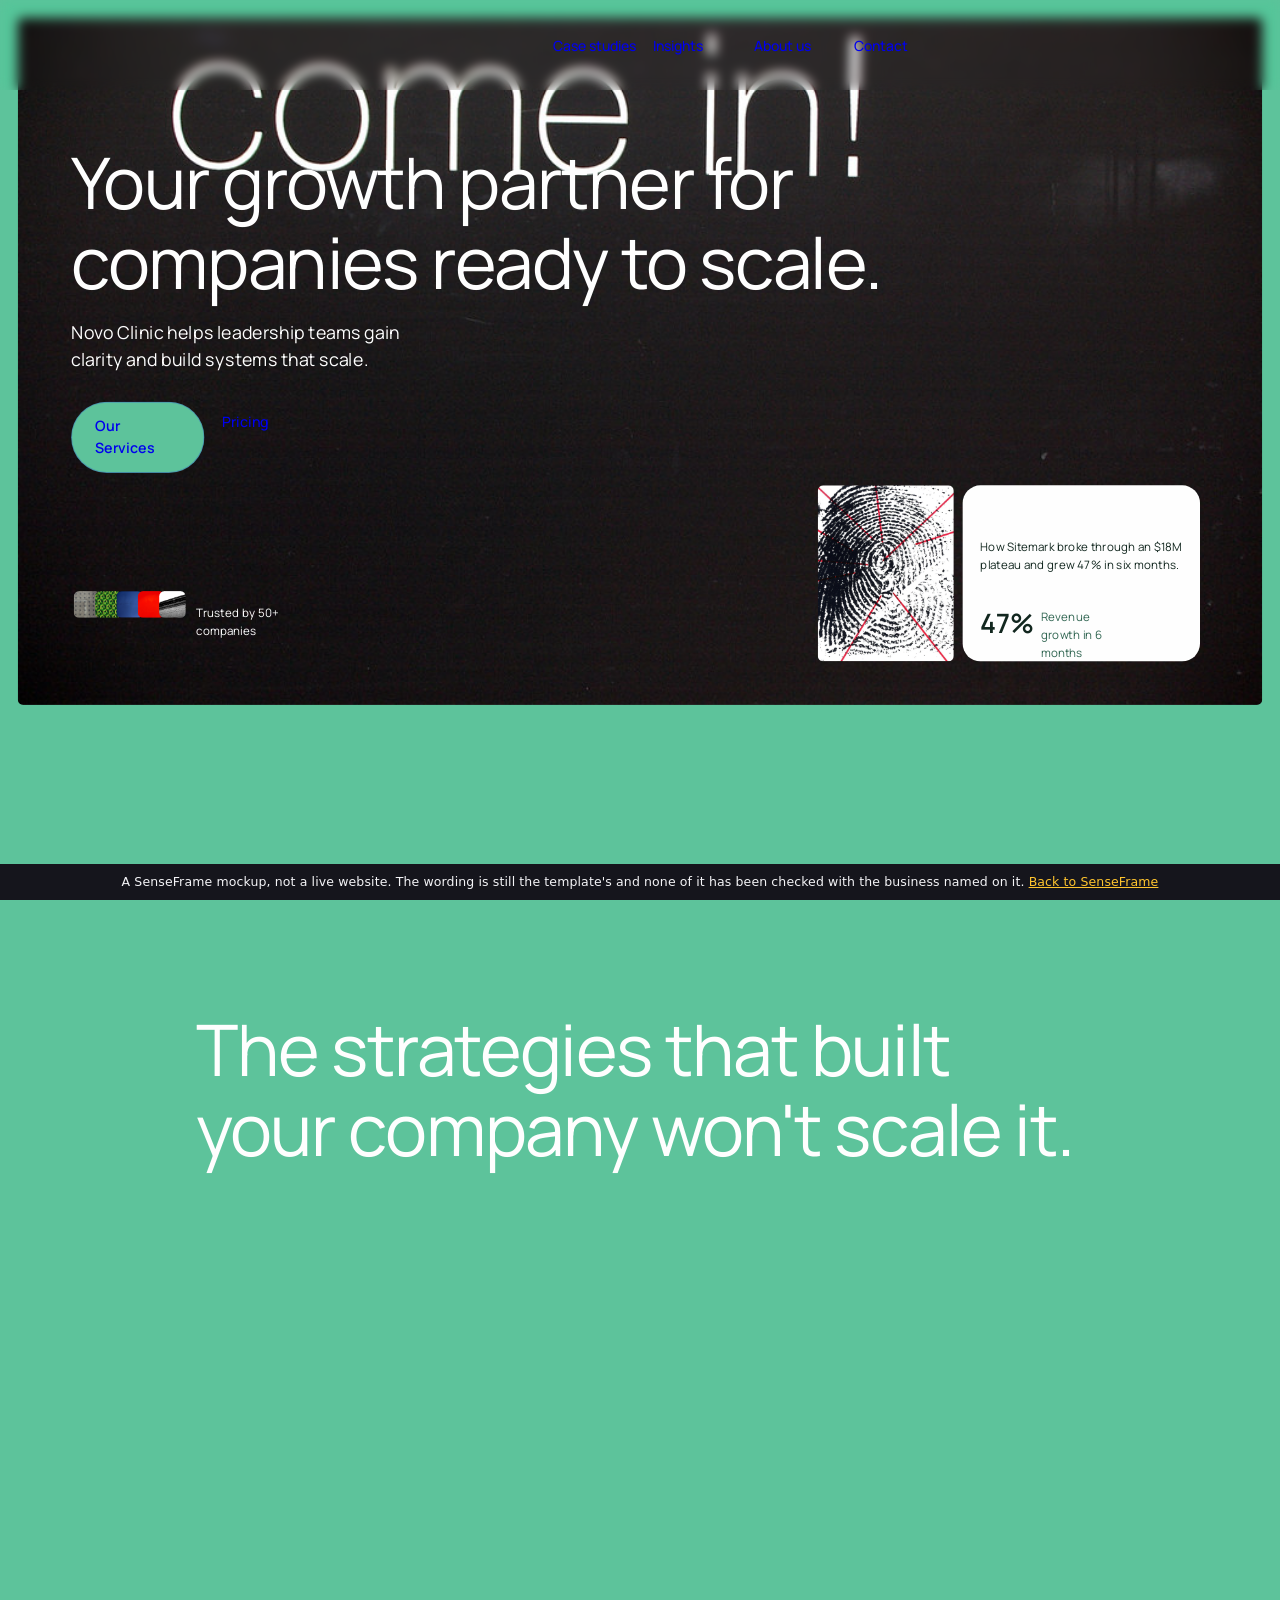
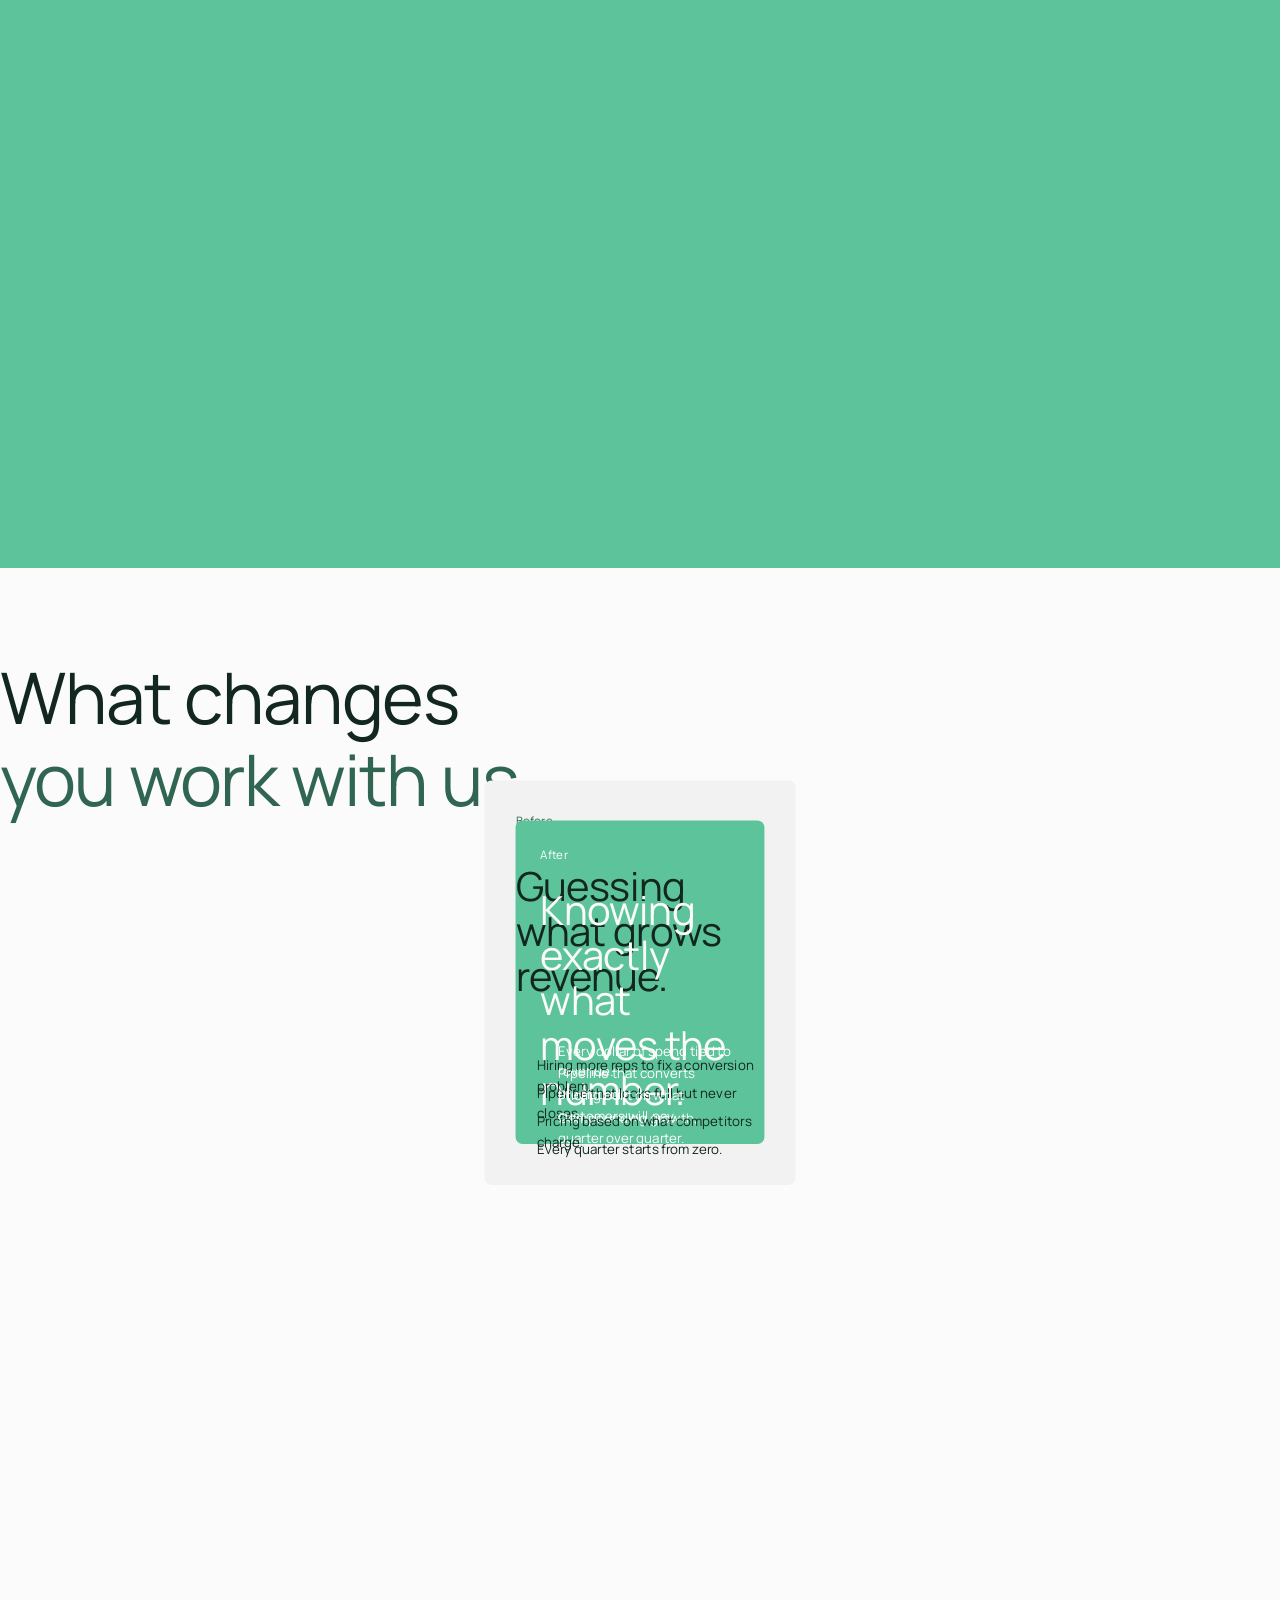
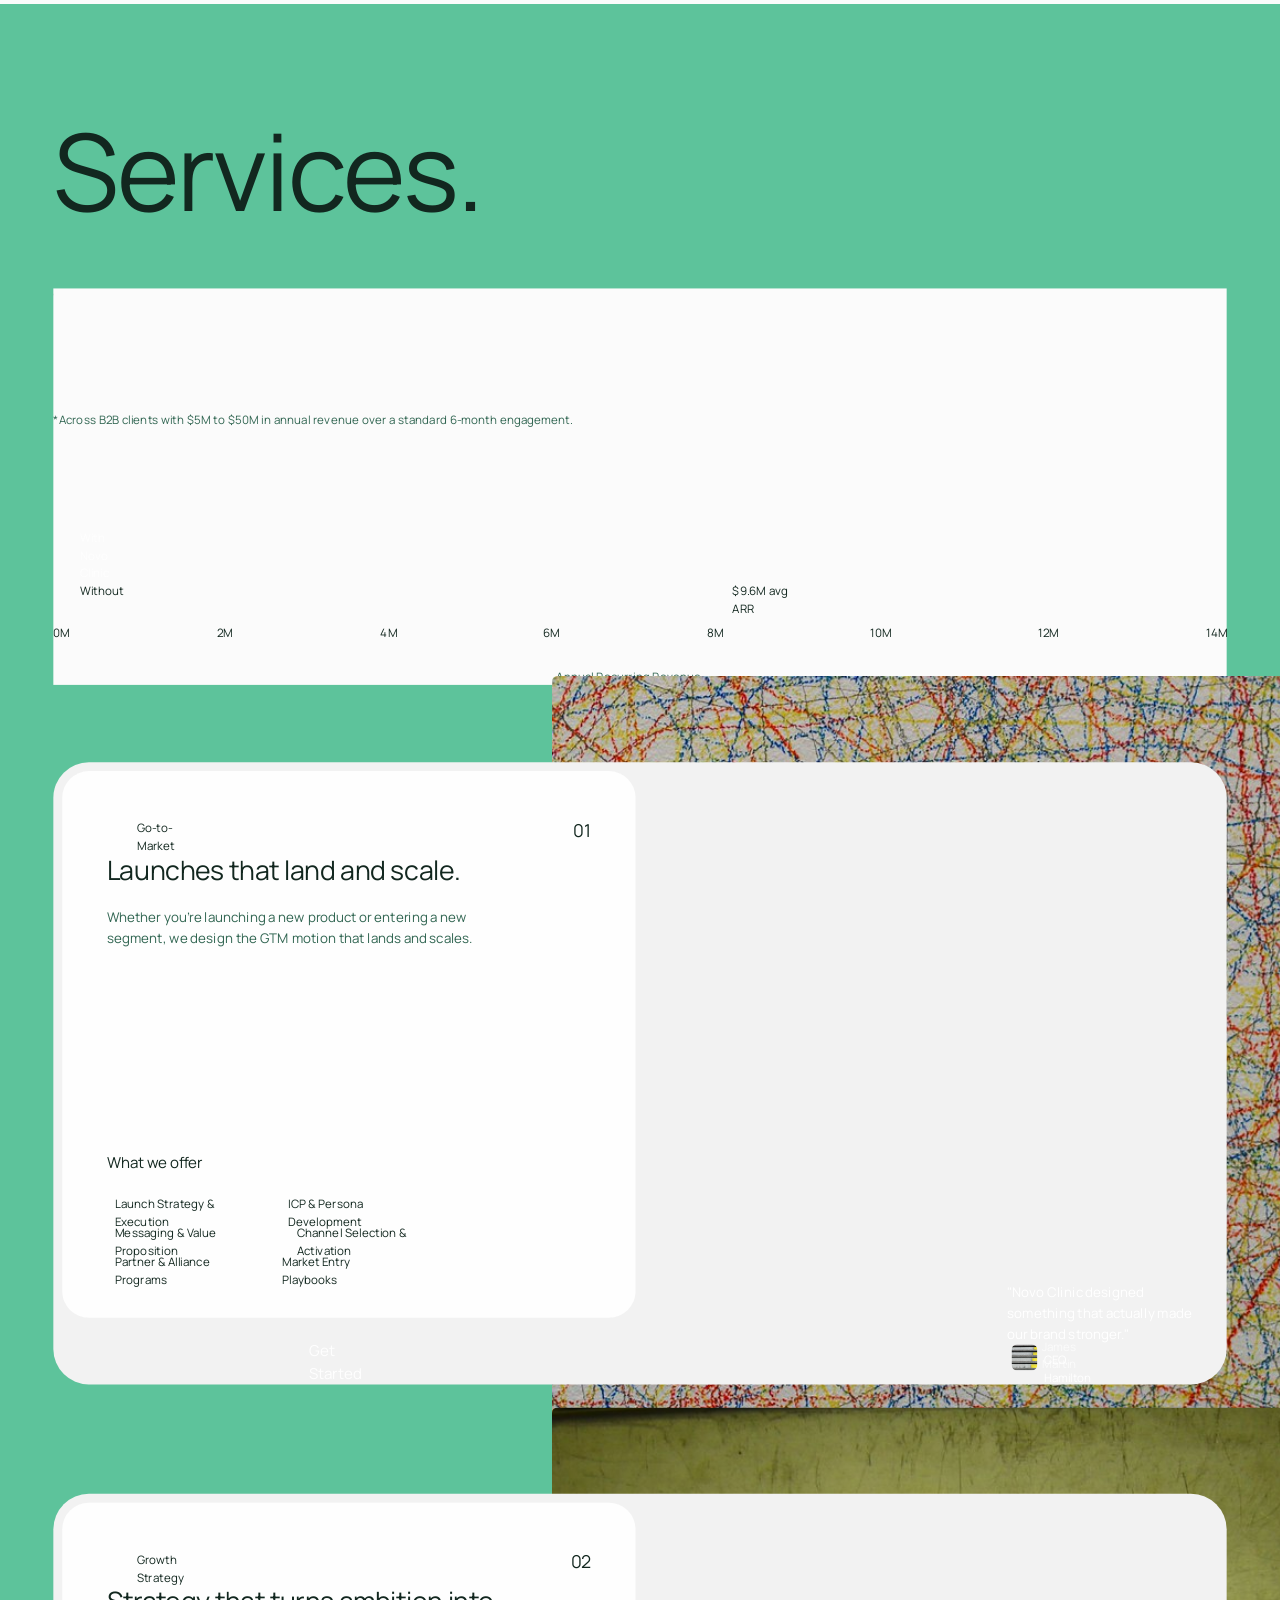
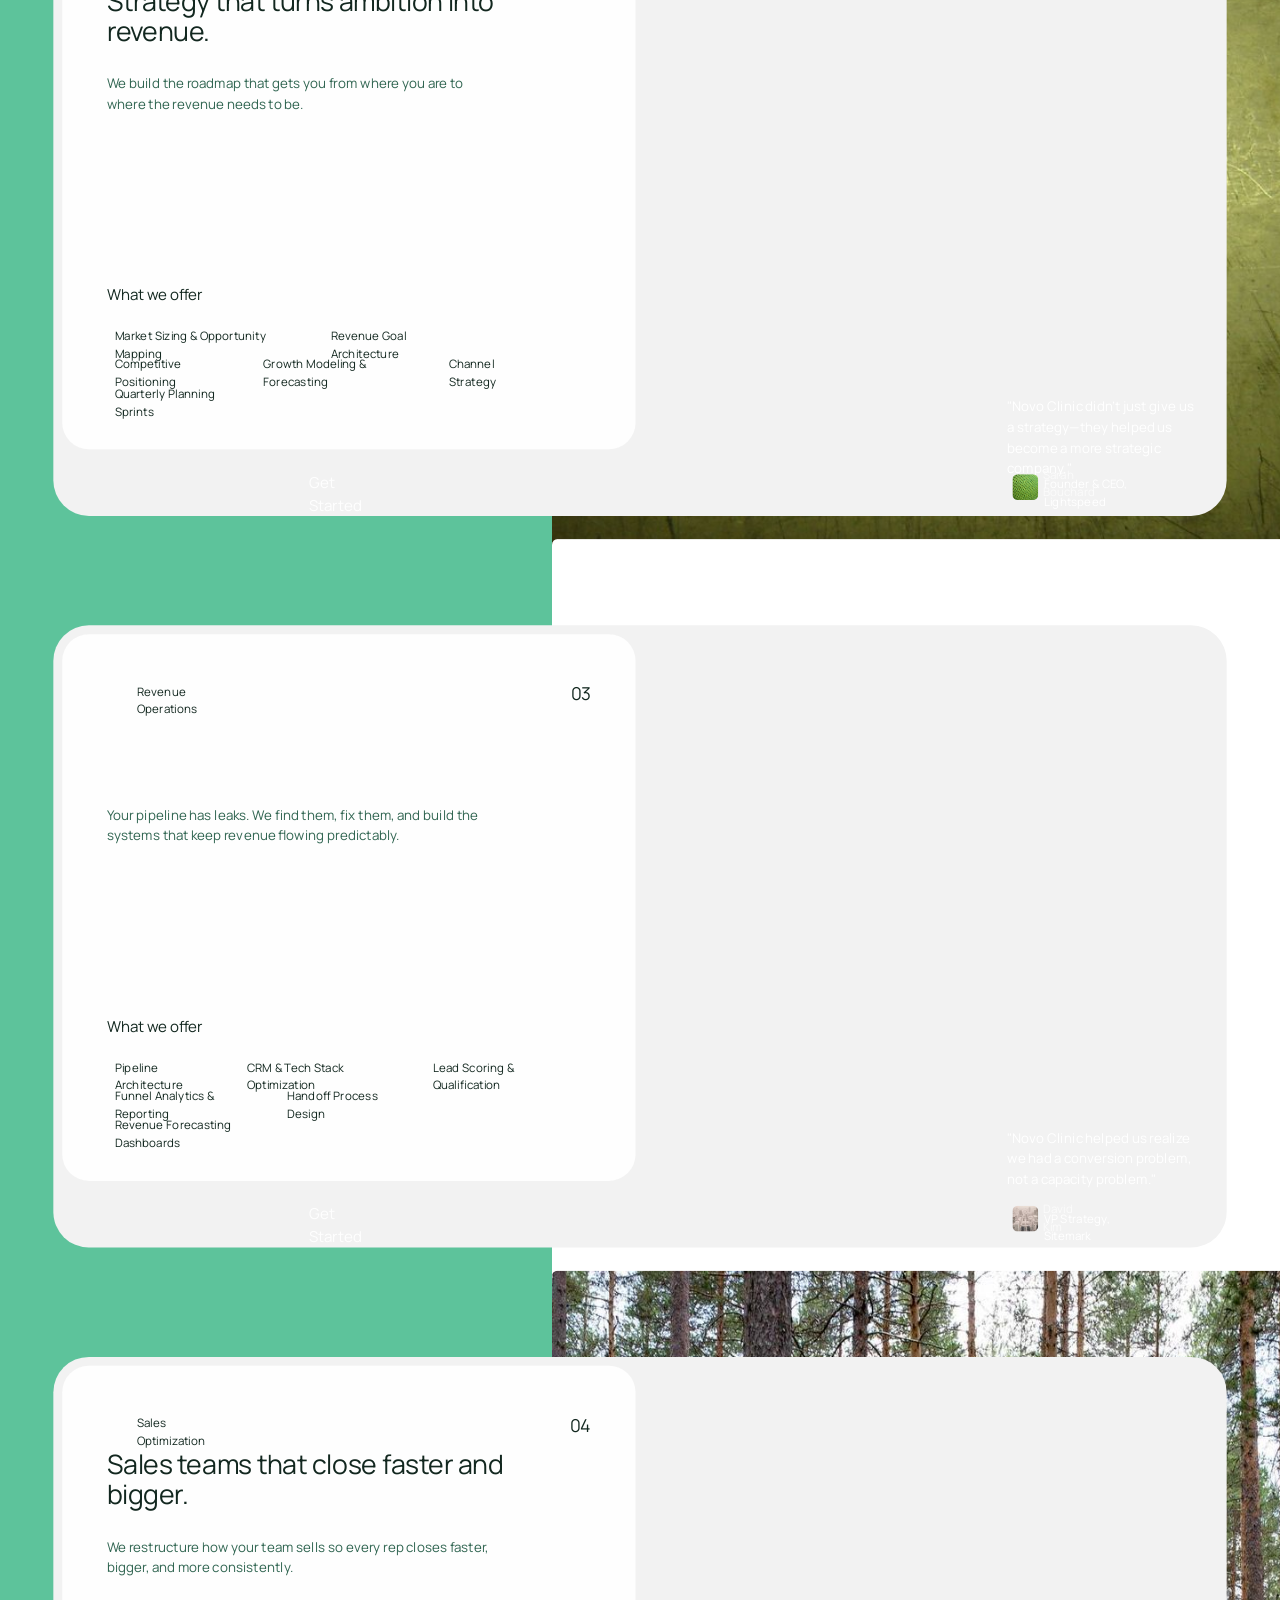
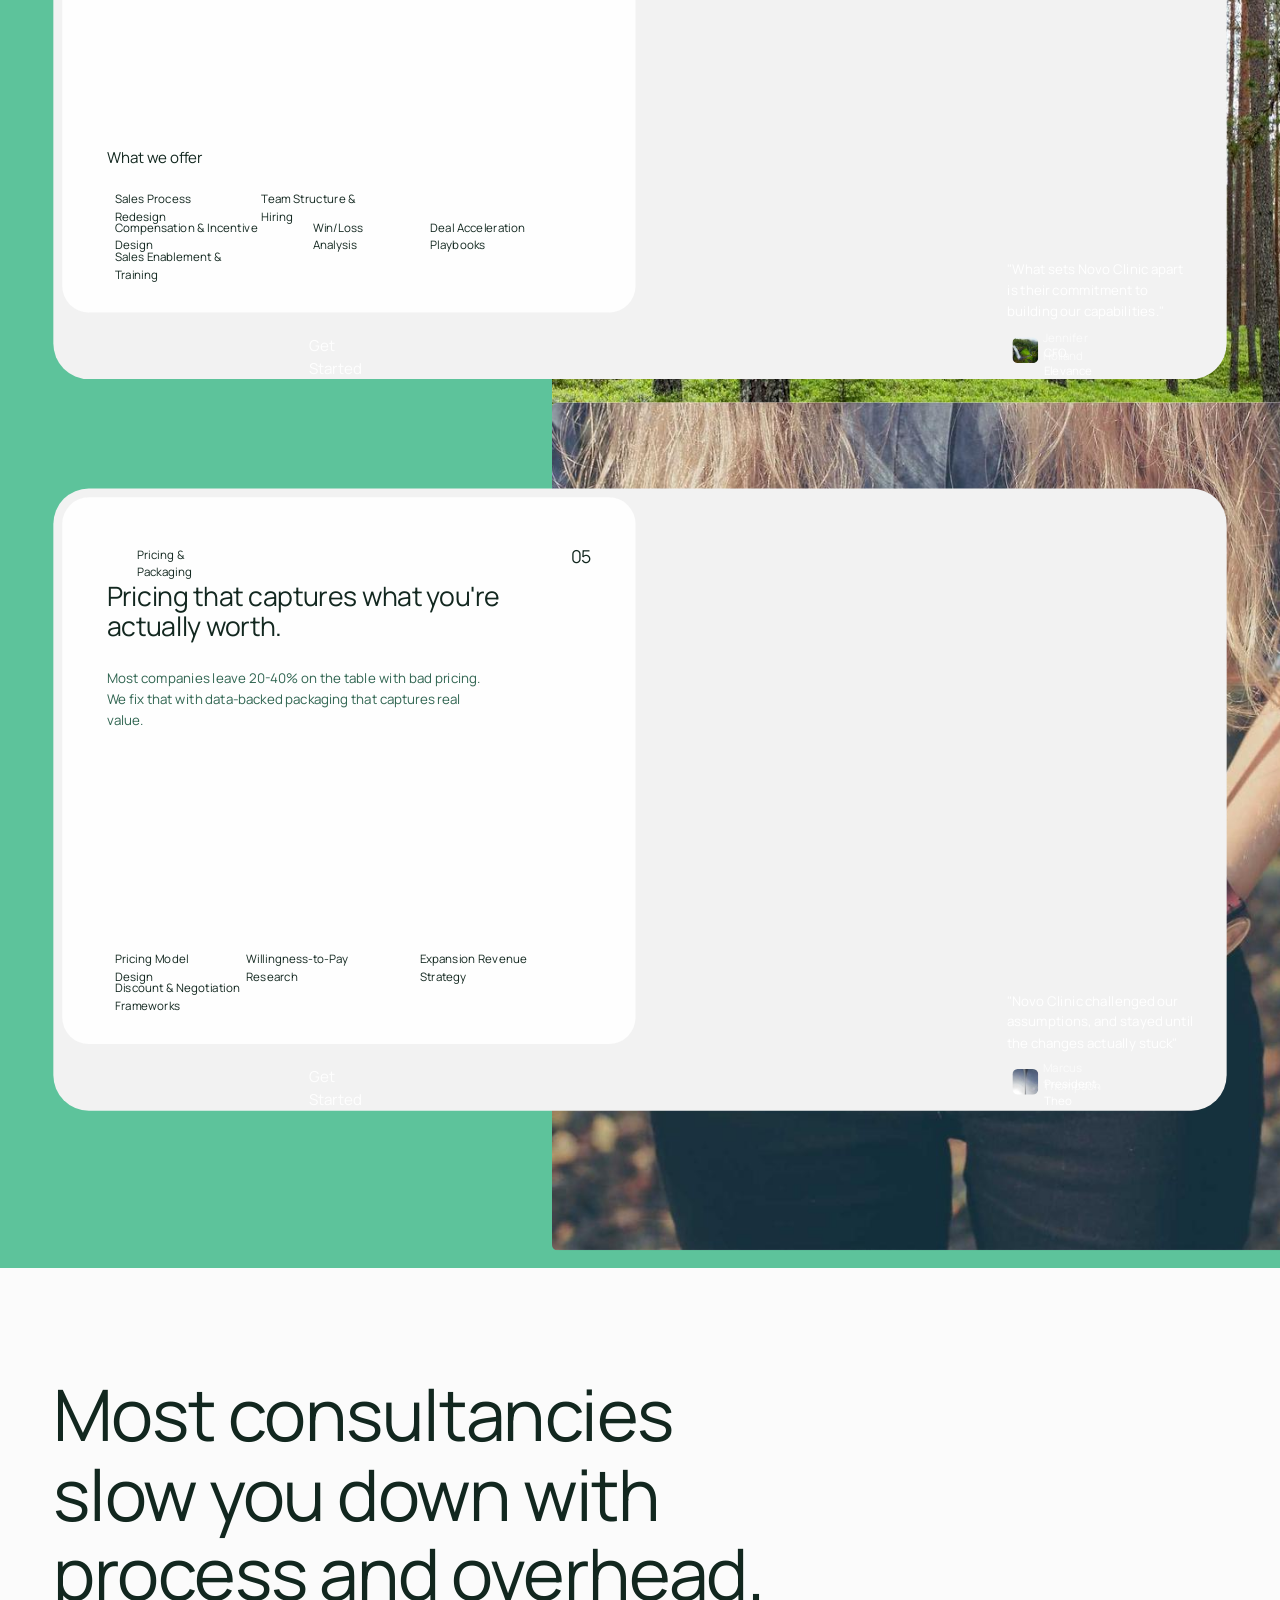
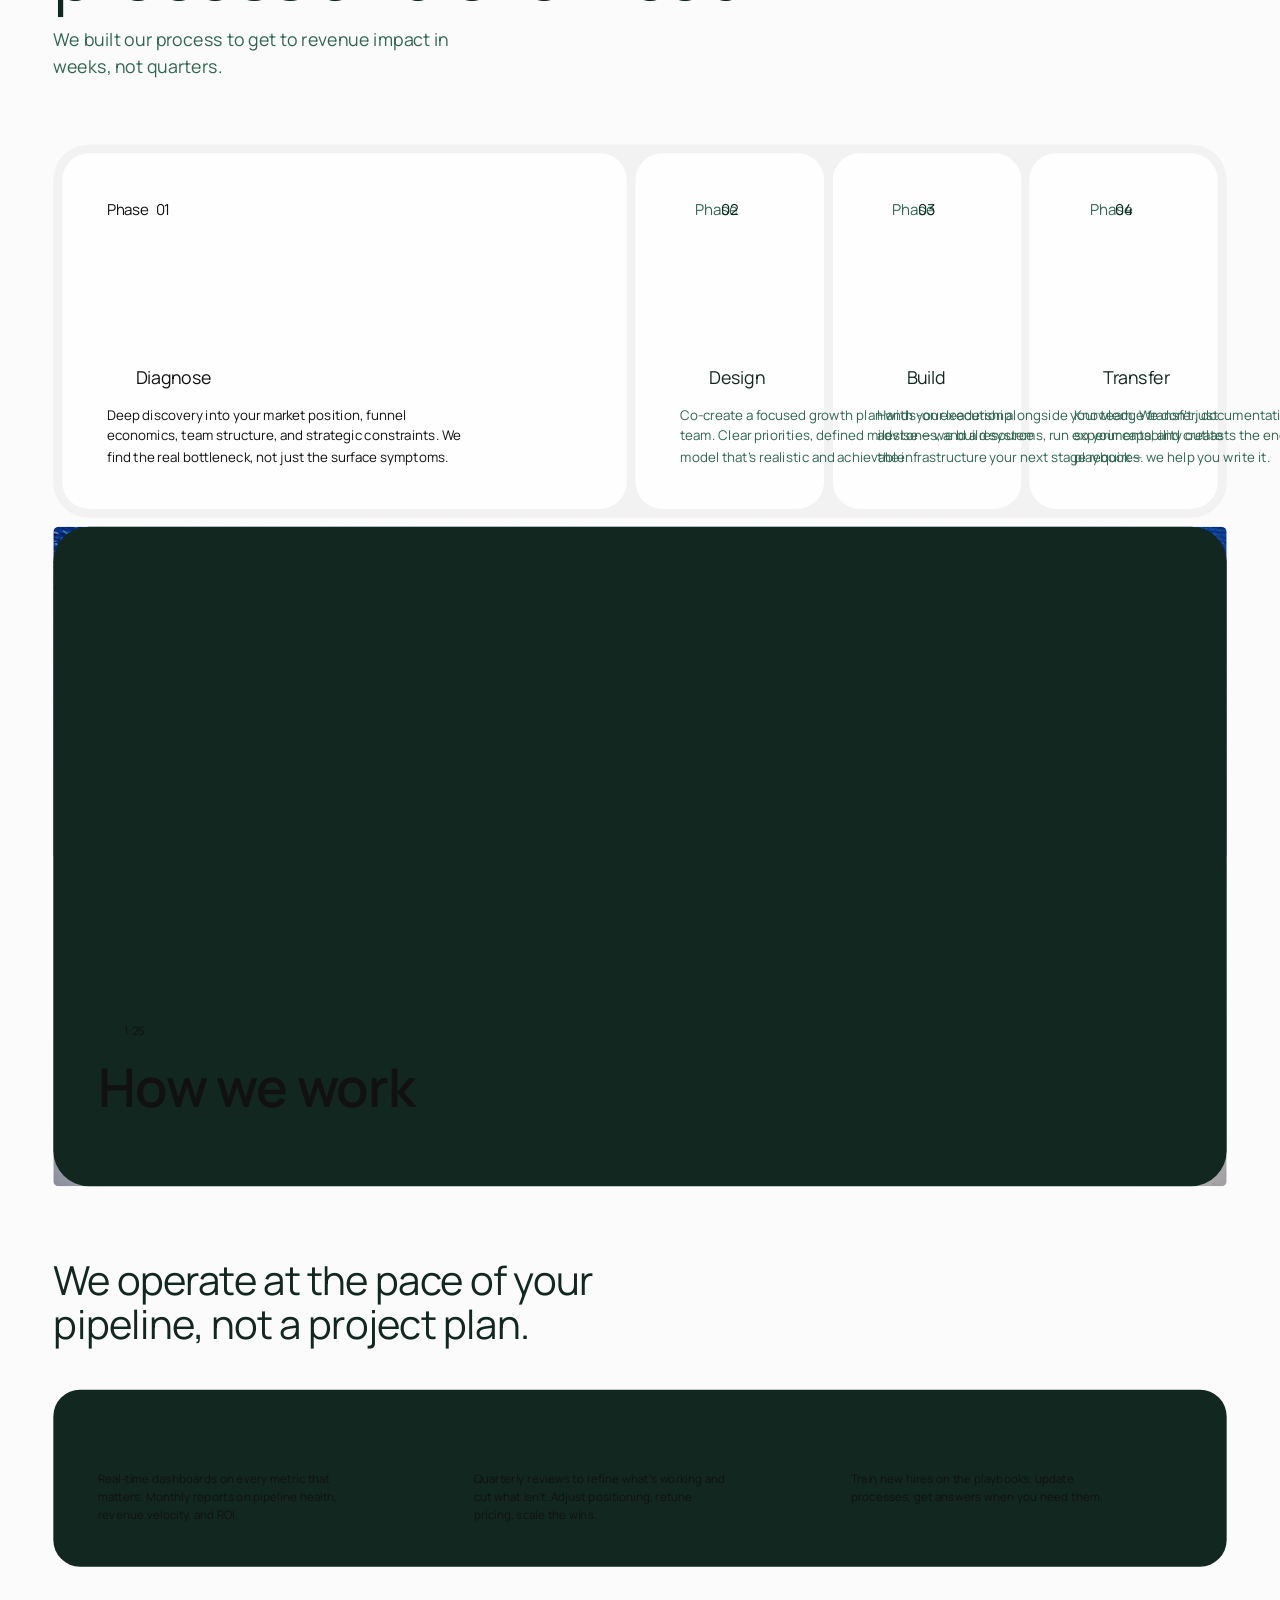
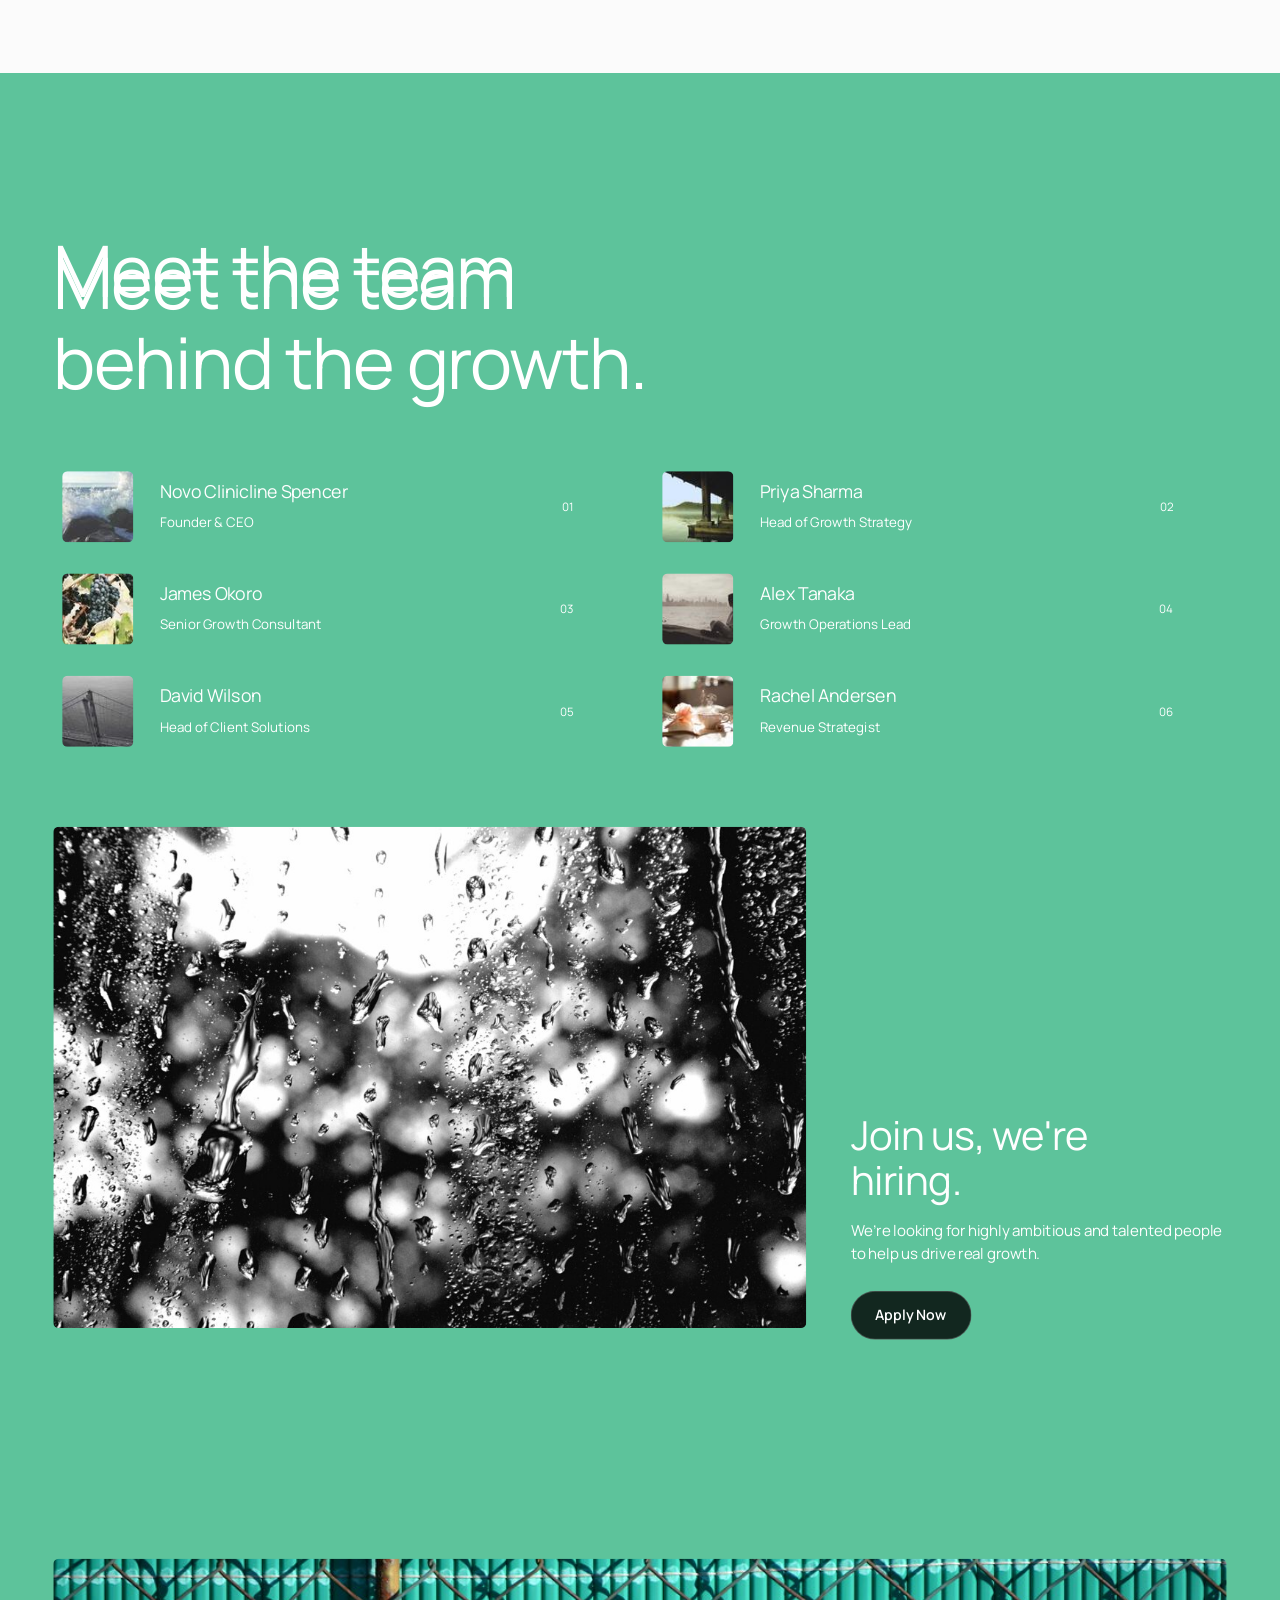
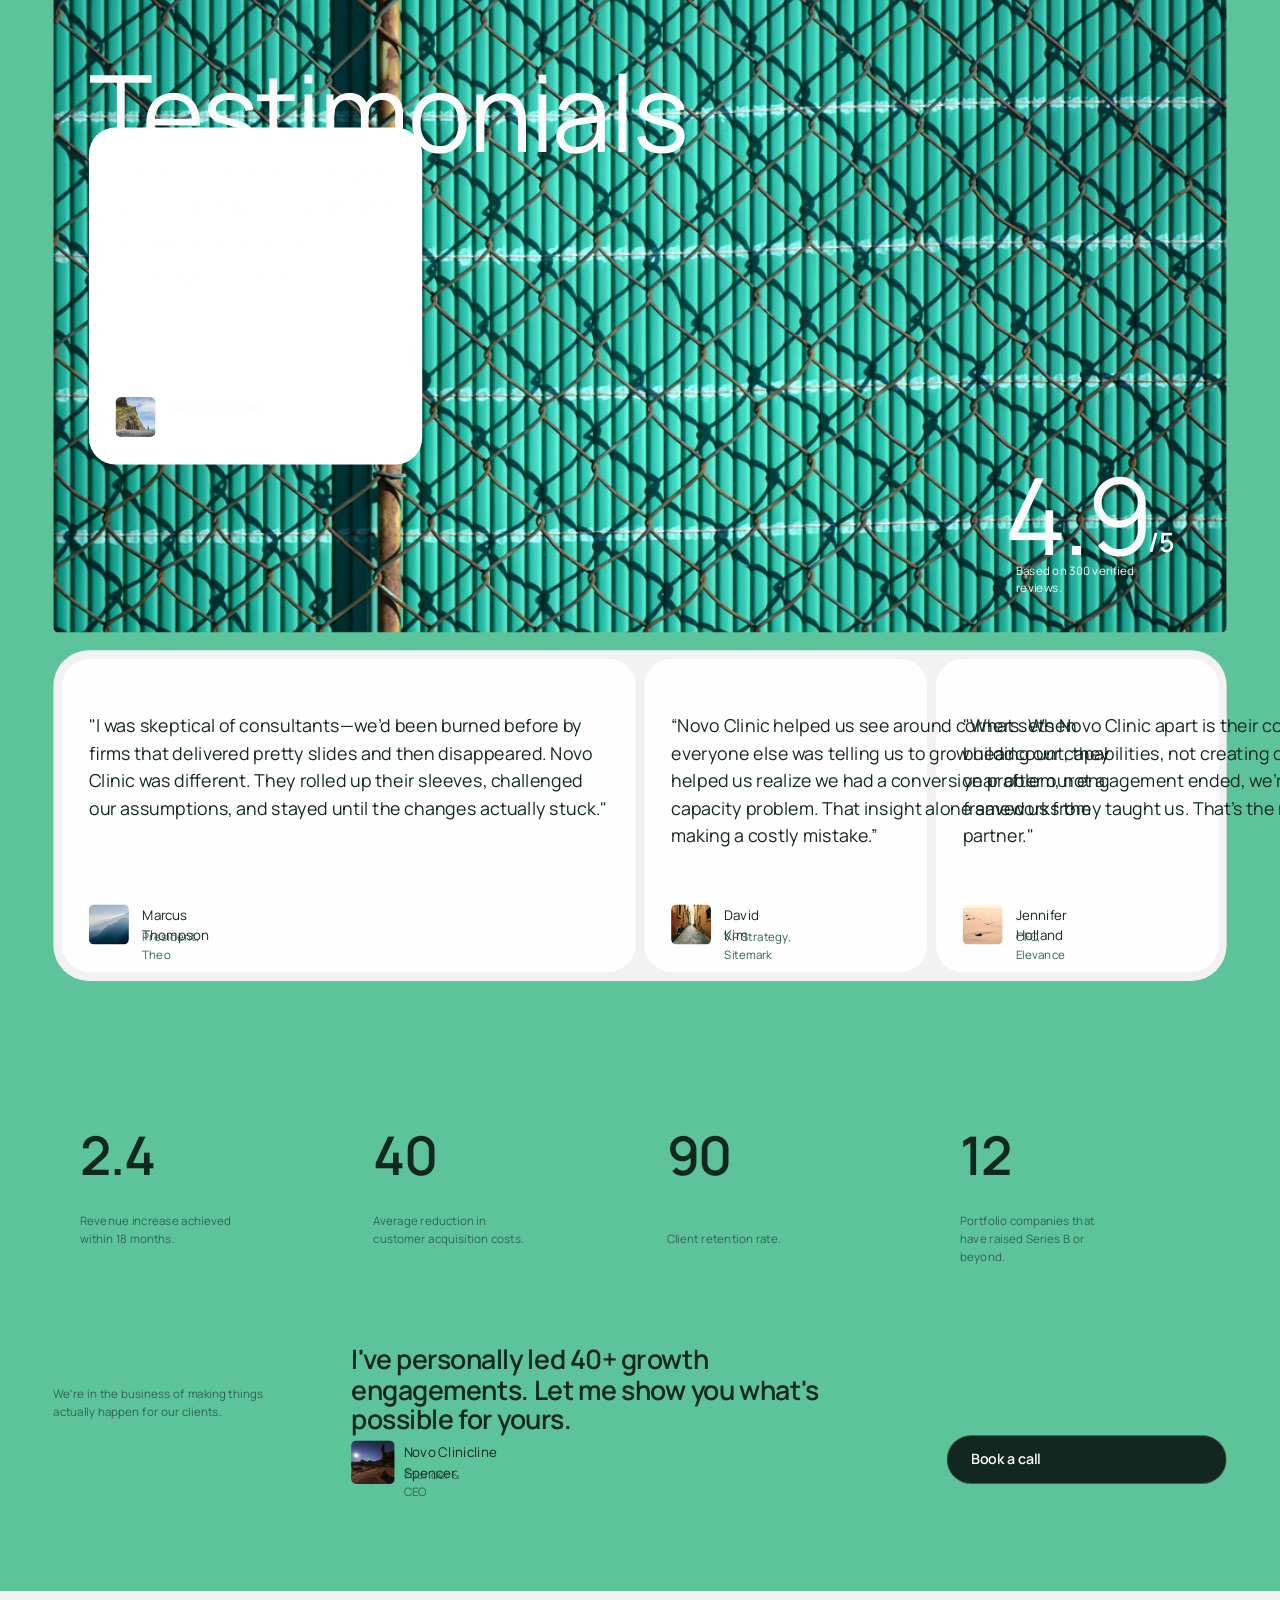
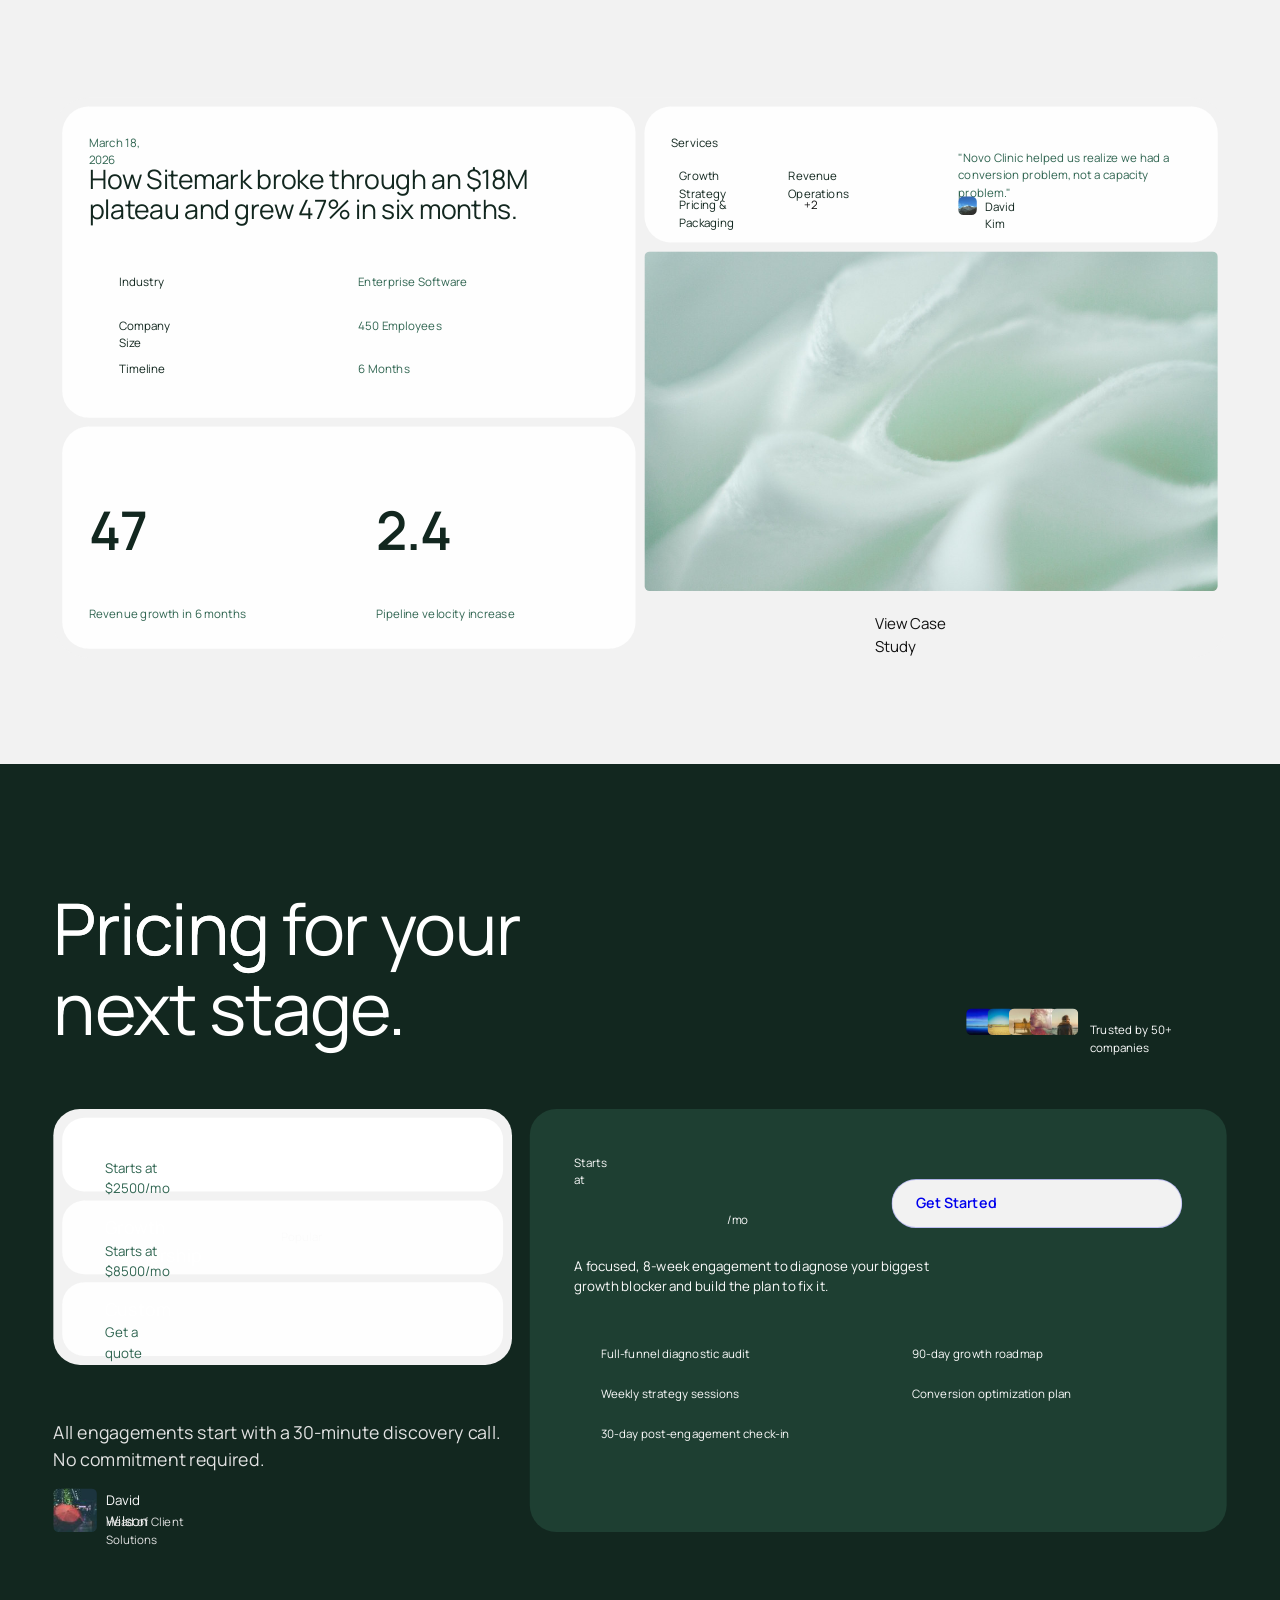
<file: data/clones/kora-framer-media-rebrand/index.html>
<!DOCTYPE html>
<html lang="en-MY">
<head>
<meta charset="utf-8">
<meta name="viewport" content="width=device-width, initial-scale=1">
<title>Novo Clinic — aesthetic and skin clinic in Bangsar, Kuala Lumpur</title>
<meta name="description" content="Aesthetic and skin clinic in Bangsar, Kuala Lumpur. Women aged 28 to 45 in Klang Valley. Book a consultation on WhatsApp.">
<meta property="og:type" content="website">
<meta property="og:title" content="Novo Clinic — aesthetic and skin clinic in Bangsar, Kuala Lumpur">
<meta property="og:description" content="Aesthetic and skin clinic in Bangsar, Kuala Lumpur. Women aged 28 to 45 in Klang Valley. Book a consultation on WhatsApp.">
<meta property="og:image" content="assets/fromheadtotoe-words-9d6ca4ef.jpg">
<meta name="twitter:card" content="summary_large_image">
<script type="application/ld+json">{"@context": "https://schema.org", "@type": "MedicalBusiness", "name": "Novo Clinic", "description": "aesthetic and skin clinic in Bangsar, Kuala Lumpur"}</script>
<link rel="icon" href="data:image/svg+xml,%3Csvg%20xmlns%3D%22http%3A//www.w3.org/2000/svg%22%20viewBox%3D%220%200%2064%2064%22%3E%3Ctext%20x%3D%2232%22%20y%3D%2246%22%20font-family%3D%22Helvetica%2CArial%2Csans-serif%22%20font-size%3D%2246%22%20font-weight%3D%22700%22%20text-anchor%3D%22middle%22%20fill%3D%22%23FFFFFF%22%3EN%3C/text%3E%3C/svg%3E">
<link rel="preconnect" href="https://fonts.googleapis.com">
<link href="https://fonts.googleapis.com/css2?family=Manrope:wght@400;500;600;700&display=swap" rel="stylesheet">
<link rel="stylesheet" href="css/clone.css">
</head>
<body>
<!-- Clone of https://kora.framer.media/ generated by SenseFrame.
     Review artifact. Copy and imagery belong to the source template. -->
<header class="nav" style="--navh:90px"><div class="wrap nav-wrap row"><div class="cell" style="--w:41.111%;--ml:2.083%"></div><div class="cell" style="--w:7.847%;--ml:0.0%"><a class="b lnk" href="./cases" style="--c:#0000EE;--r:0px">Case studies</a></div><div class="cell" style="--w:7.847%;--ml:0.0%"><a class="b lnk" href="./insights" style="--c:#0000EE;--r:0px">Insights</a></div><div class="cell" style="--w:7.847%;--ml:0.0%"><a class="b lnk" href="./about" style="--c:#0000EE;--r:0px">About us</a></div><div class="cell" style="--w:7.847%;--ml:0.0%"><a class="b lnk" href="./contact" style="--c:#0000EE;--r:0px">Contact</a></div></div></header>
<section class="sec abs-sec" data-i="0" style="--absh:3968px;--absh-lg:5405px;--absh-md:4316px"><div class="stage"><div class="pin pin-img" style="--x:10px;--y:10px;--w:370px;--h:974px;--x-md:20px;--y-md:20px;--w-md:770px;--h-md:860px;--x-lg:20px;--y-lg:20px;--w-lg:1400px;--h-lg:773px"><img class="b img" src="assets/fromheadtotoe-words-9d6ca4ef.jpg" alt="fromheadtotoe:words" style="" loading="lazy"></div><div class="pin" style="--x:30px;--y:130px;--w:330px;--h:110px;--x-md:60px;--y-md:160px;--w-md:690px;--h-md:126px;--x-lg:80px;--y-lg:160px;--w-lg:1000px;--h-lg:168px"><h2 class="b h h2" style="--fs:80px;--fw:400;--c:#FEFEFE;--mw:1000px">Your growth partner for companies ready to scale.</h2></div><div class="pin" style="--x:30px;--y:260px;--w:330px;--h:41px;--x-md:60px;--y-md:316px;--w-md:400px;--h-md:46px;--x-lg:80px;--y-lg:358px;--w-lg:400px;--h-lg:54px"><p class="b t" style="--fs:20px;--c:#FEFEFE;--mw:400px">Novo Clinic helps leadership teams gain clarity and build systems that scale.</p></div><div class="pin" style="--x:30px;--y:331px;--w:145px;--h:41px;--x-md:60px;--y-md:402px;--w-md:145px;--h-md:41px;--x-lg:80px;--y-lg:452px;--w-lg:150px;--h-lg:43px"><a class="b btn" href="./#services" style="--c:#0000EE;--bg:#5DC39B;--r:40px">Our Services</a></div><div class="pin" style="--x:195px;--y:341px;--w:66px;--h:21px;--x-md:225px;--y-md:412px;--w-md:66px;--h-md:21px;--x-lg:250px;--y-lg:462px;--w-lg:69px;--h-lg:23px"><a class="b lnk" href="./#pricing" style="--c:#0000EE;--r:0px">Pricing</a></div><div class="pin pin-img" style="--x:40px;--y:540px;--w:310px;--h:207px;--x-md:358px;--y-md:613px;--w-md:135px;--h-md:217px;--x-lg:920px;--y-lg:546px;--w-lg:153px;--h-lg:198px"><img class="b img" src="assets/points-ce5be45d.jpg" alt="Points" style="" loading="lazy"></div><div class="pin pin-panel" style="--x:40px;--y:757px;--w:310px;--h:198px;--x-md:503px;--y-md:613px;--w-md:237px;--h-md:217px;--x-lg:1083px;--y-lg:546px;--w-lg:267px;--h-lg:198px;--panel-bg:#FEFEFE;--panel-r:20px"></div><div class="pin" style="--x:69px;--y:782px;--w:96px;--h:20px;--x-md:532px;--y-md:638px;--w-md:96px;--h-md:20px;--x-lg:1112px;--y-lg:571px;--w-lg:96px;--h-lg:20px"><p class="b t" style="--fs:13px;--c:#FEFEFE;--mw:96px">New Case Study</p></div><div class="pin" style="--x:60px;--y:816px;--w:270px;--h:39px;--x-md:523px;--y-md:673px;--w-md:197px;--h-md:59px;--x-lg:1103px;--y-lg:605px;--w-lg:227px;--h-lg:39px"><p class="b t" style="--fs:13px;--c:#12271F;--mw:227px">How Sitemark broke through an $18M plateau and grew 47% in six months.</p></div><div class="pin pin-img" style="--x:33px;--y:422px;--w:30px;--h:30px;--x-md:63px;--y-md:707px;--w-md:30px;--h-md:30px;--x-lg:83px;--y-lg:665px;--w-lg:30px;--h-lg:30px"><img class="b img" src="assets/lopij-7f03f6eb.jpg" alt="lopij" style="" loading="lazy"></div><div class="pin pin-img" style="--x:57px;--y:422px;--w:30px;--h:30px;--x-md:87px;--y-md:707px;--w-md:30px;--h-md:30px;--x-lg:107px;--y-lg:665px;--w-lg:30px;--h-lg:30px"><img class="b img" src="assets/green-geometric-graffiti-017a4c7f.jpg" alt="Green Geometric Graffiti" style="" loading="lazy"></div><div class="pin pin-img" style="--x:81px;--y:422px;--w:30px;--h:30px;--x-md:111px;--y-md:707px;--w-md:30px;--h-md:30px;--x-lg:131px;--y-lg:665px;--w-lg:30px;--h-lg:30px"><img class="b img" src="assets/travelers-1b5fbcb6.jpg" alt="travelers" style="" loading="lazy"></div><div class="pin pin-img" style="--x:105px;--y:422px;--w:30px;--h:30px;--x-md:135px;--y-md:707px;--w-md:30px;--h-md:30px;--x-lg:155px;--y-lg:665px;--w-lg:30px;--h-lg:30px"><img class="b img" src="assets/orange-8e737823.jpg" alt="Orange" style="" loading="lazy"></div><div class="pin pin-img" style="--x:129px;--y:422px;--w:30px;--h:30px;--x-md:159px;--y-md:707px;--w-md:30px;--h-md:30px;--x-lg:179px;--y-lg:665px;--w-lg:30px;--h-lg:30px"><img class="b img" src="assets/growing-f6c75699.jpg" alt="growing" style="" loading="lazy"></div><div class="pin" style="--x:171px;--y:436px;--w:154px;--h:20px;--x-md:60px;--y-md:766px;--w-md:154px;--h-md:20px;--x-lg:221px;--y-lg:679px;--w-lg:154px;--h-lg:20px"><p class="b t" style="--fs:13px;--c:#FEFEFE;--mw:154px">Trusted by 50+ companies</p></div><div class="pin no-sm no-md" style="--x:1103px;--y:684px;--w:57px;--h:39px;--x-lg:1103px;--y-lg:684px;--w-lg:57px;--h-lg:39px"><h3 class="b h h3" style="--fs:30px;--fw:600;--c:#12271F;--mw:57px">47%</h3></div><div class="pin" style="--x:109px;--y:895px;--w:100px;--h:39px;--x-md:582px;--y-md:771px;--w-md:99px;--h-md:39px;--x-lg:1171px;--y-lg:684px;--w-lg:100px;--h-lg:39px"><p class="b t" style="--fs:13px;--c:#306551;--mw:100px">Revenue growth in 6 months</p></div><div class="pin" style="--x:20px;--y:1389px;--w:350px;--h:110px;--x-md:40px;--y-md:1256px;--w-md:730px;--h-md:189px;--x-lg:220px;--y-lg:1136px;--w-lg:1000px;--h-lg:168px"><h2 class="b h h2" style="--fs:80px;--fw:400;--c:#FEFEFE;--mw:1000px">The strategies that built your company won't scale it.</h2></div><div class="pin pin-panel" style="--x:0px;--y:2794px;--w:390px;--h:1174px;--x-md:0px;--y-md:2700px;--w-md:810px;--h-md:1616px;--x-lg:0px;--y-lg:2439px;--w-lg:1440px;--h-lg:2966px;--panel-bg:#FBFBFB"></div><div class="pin pin-panel" style="--x:0px;--y:2854px;--w:390px;--h:1054px;--x-md:0px;--y-md:2760px;--w-md:810px;--h-md:1496px;--x-lg:0px;--y-lg:2499px;--w-lg:1440px;--h-lg:2846px;--panel-bg:#FBFBFB"></div><div class="pin" style="--x:4px;--y:2576px;--w:382px;--h:40px;--x-md:6px;--y-md:2477px;--w-md:797px;--h-md:69px;--x-lg:0px;--y-lg:2540px;--w-lg:1440px;--h-lg:92px"><h2 class="b h h2" style="--fs:80px;--fw:400;--c:#12271F;--mw:1440px">What changes</h2></div><div class="pin" style="--x:4px;--y:2616px;--w:382px;--h:40px;--x-md:6px;--y-md:2546px;--w-md:797px;--h-md:69px;--x-lg:0px;--y-lg:2632px;--w-lg:1440px;--h-lg:92px"><h2 class="b h h2" style="--fs:80px;--fw:400;--c:#306551;--mw:1440px">you work with us.</h2></div><div class="pin pin-panel" style="--x:20px;--y:2958px;--w:350px;--h:474px;--x-md:155px;--y-md:2936px;--w-md:500px;--h-md:650px;--x-lg:545px;--y-lg:2678px;--w-lg:350px;--h-lg:455px;--panel-bg:#F2F2F2;--panel-r:8px"></div><div class="pin" style="--x:50px;--y:2988px;--w:39px;--h:20px;--x-md:205px;--y-md:2986px;--w-md:39px;--h-md:20px;--x-lg:580px;--y-lg:2713px;--w-lg:27px;--h-lg:14px"><p class="b t" style="--fs:13px;--c:#306551;--mw:40px">Before</p></div><div class="pin pin-panel" style="--x:20px;--y:3451px;--w:350px;--h:457px;--x-md:155px;--y-md:3606px;--w-md:500px;--h-md:650px;--x-lg:580px;--y-lg:2723px;--w-lg:280px;--h-lg:364px;--panel-bg:#5DC39B;--panel-r:8px"></div><div class="pin" style="--x:50px;--y:3481px;--w:29px;--h:20px;--x-md:205px;--y-md:3656px;--w-md:29px;--h-md:20px;--x-lg:608px;--y-lg:2751px;--w-lg:16px;--h-lg:11px"><p class="b t" style="--fs:13px;--c:#FFFFFF;--mw:40px">After</p></div><div class="pin" style="--x:50px;--y:3072px;--w:290px;--h:55px;--x-md:205px;--y-md:3071px;--w-md:400px;--h-md:66px;--x-lg:580px;--y-lg:2772px;--w-lg:280px;--h-lg:69px"><h3 class="b h h3" style="--fs:45px;--fw:400;--c:#12271F;--mw:280px">Guessing what grows revenue.</h3></div><div class="pin" style="--x:50px;--y:3566px;--w:290px;--h:55px;--x-md:205px;--y-md:3741px;--w-md:400px;--h-md:66px;--x-lg:608px;--y-lg:2799px;--w-lg:224px;--h-lg:83px"><h3 class="b h h3" style="--fs:45px;--fw:400;--c:#FBFBFB;--mw:224px">Knowing exactly what moves the number.</h3></div><div class="pin" style="--x:85px;--y:3703px;--w:255px;--h:21px;--x-md:240px;--y-md:4048px;--w-md:365px;--h-md:21px;--x-lg:628px;--y-lg:2971px;--w-lg:204px;--h-lg:13px"><p class="b t" style="--fs:15px;--c:#FEFEFE;--mw:204px">Every dollar of spend tied to revenue.</p></div><div class="pin" style="--x:85px;--y:3207px;--w:255px;--h:42px;--x-md:240px;--y-md:3378px;--w-md:365px;--h-md:21px;--x-lg:604px;--y-lg:2987px;--w-lg:256px;--h-lg:16px"><p class="b t" style="--fs:15px;--c:#12271F;--mw:256px">Hiring more reps to fix a conversion problem.</p></div><div class="pin" style="--x:85px;--y:3748px;--w:255px;--h:21px;--x-md:240px;--y-md:4093px;--w-md:365px;--h-md:21px;--x-lg:628px;--y-lg:2996px;--w-lg:204px;--h-lg:13px"><p class="b t" style="--fs:15px;--c:#FEFEFE;--mw:204px">Pipeline that converts predictably.</p></div><div class="pin" style="--x:85px;--y:3271px;--w:255px;--h:21px;--x-md:240px;--y-md:3423px;--w-md:365px;--h-md:21px;--x-lg:604px;--y-lg:3018px;--w-lg:256px;--h-lg:16px"><p class="b t" style="--fs:15px;--c:#12271F;--mw:256px">Pipeline that looks full but never closes.</p></div><div class="pin" style="--x:85px;--y:3793px;--w:255px;--h:21px;--x-md:240px;--y-md:4138px;--w-md:365px;--h-md:21px;--x-lg:628px;--y-lg:3021px;--w-lg:204px;--h-lg:13px"><p class="b t" style="--fs:15px;--c:#FEFEFE;--mw:204px">Pricing built on what customers will pay.</p></div><div class="pin" style="--x:85px;--y:3836px;--w:255px;--h:42px;--x-md:240px;--y-md:4183px;--w-md:365px;--h-md:21px;--x-lg:628px;--y-lg:3046px;--w-lg:204px;--h-lg:13px"><p class="b t" style="--fs:15px;--c:#FEFEFE;--mw:204px">Compounding growth, quarter over quarter.</p></div><div class="pin" style="--x:85px;--y:3314px;--w:255px;--h:42px;--x-md:240px;--y-md:3468px;--w-md:365px;--h-md:21px;--x-lg:604px;--y-lg:3050px;--w-lg:256px;--h-lg:16px"><p class="b t" style="--fs:15px;--c:#12271F;--mw:256px">Pricing based on what competitors charge.</p></div><div class="pin" style="--x:85px;--y:3378px;--w:255px;--h:21px;--x-md:240px;--y-md:3513px;--w-md:365px;--h-md:21px;--x-lg:604px;--y-lg:3081px;--w-lg:256px;--h-lg:16px"><p class="b t" style="--fs:15px;--c:#12271F;--mw:256px">Every quarter starts from zero.</p></div></div></section><section class="sec abs-sec" data-i="1" style="--absh:4732px;--absh-lg:5021px;--absh-md:5367px"><div class="stage"><div class="pin" style="--x:20px;--y:60px;--w:197px;--h:50px;--x-md:40px;--y-md:120px;--w-md:315px;--h-md:80px;--x-lg:60px;--y-lg:120px;--w-lg:473px;--h-lg:120px"><h2 class="b h h2" style="--fs:120px;--fw:400;--c:#12271F;--mw:473px">Services.</h2></div><div class="pin no-sm no-md" style="--x:60px;--y:320px;--w:750px;--h:117px;--x-lg:60px;--y-lg:320px;--w-lg:750px;--h-lg:117px"><h3 class="b h h3" style="--fs:30px;--fw:600;--c:#306551;--mw:750px">Within six months of working with Novo Clinic, clients experienced an average 47% increase in annual revenue based on pre and post-engagement performance.</h3></div><div class="pin pin-panel" style="--x:20px;--y:140px;--w:350px;--h:459px;--x-md:40px;--y-md:250px;--w-md:730px;--h-md:427px;--x-lg:60px;--y-lg:320px;--w-lg:1320px;--h-lg:446px;--panel-bg:#FBFBFB"></div><div class="pin" style="--x:20px;--y:290px;--w:350px;--h:39px;--x-md:40px;--y-md:368px;--w-md:730px;--h-md:20px;--x-lg:60px;--y-lg:457px;--w-lg:750px;--h-lg:20px"><p class="b t" style="--fs:13px;--c:#306551;--mw:750px">*Across B2B clients with $5M to $50M in annual revenue over a standard 6-month engagement.</p></div><div class="pin" style="--x:50px;--y:423px;--w:57px;--h:20px;--x-md:70px;--y-md:501px;--w-md:57px;--h-md:20px;--x-lg:90px;--y-lg:590px;--w-lg:57px;--h-lg:20px"><p class="b t" style="--fs:13px;--c:#FEFEFE;--mw:57px">With Novo Clinic</p></div><div class="pin" style="--x:249px;--y:423px;--w:91px;--h:20px;--x-md:649px;--y-md:501px;--w-md:91px;--h-md:20px;--x-lg:1259px;--y-lg:590px;--w-lg:91px;--h-lg:20px"><p class="b t" style="--fs:13px;--c:#FEFEFE;--mw:91px">$14.2M avg ARR</p></div><div class="pin" style="--x:50px;--y:483px;--w:48px;--h:20px;--x-md:70px;--y-md:561px;--w-md:48px;--h-md:20px;--x-lg:90px;--y-lg:650px;--w-lg:48px;--h-lg:20px"><p class="b t" style="--fs:13px;--c:#12271F;--mw:48px">Without</p></div><div class="pin" style="--x:144px;--y:483px;--w:87px;--h:20px;--x-md:415px;--y-md:561px;--w-md:87px;--h-md:20px;--x-lg:824px;--y-lg:650px;--w-lg:87px;--h-lg:20px"><p class="b t" style="--fs:13px;--c:#12271F;--mw:87px">$9.6M avg ARR</p></div><div class="pin" style="--x:20px;--y:530px;--w:19px;--h:20px;--x-md:40px;--y-md:608px;--w-md:19px;--h-md:20px;--x-lg:60px;--y-lg:697px;--w-lg:19px;--h-lg:20px"><p class="b t" style="--fs:13px;--c:#12271F;--mw:40px">0M</p></div><div class="pin" style="--x:66px;--y:530px;--w:18px;--h:20px;--x-md:140px;--y-md:608px;--w-md:18px;--h-md:20px;--x-lg:244px;--y-lg:697px;--w-lg:18px;--h-lg:20px"><p class="b t" style="--fs:13px;--c:#12271F;--mw:40px">2M</p></div><div class="pin" style="--x:110px;--y:530px;--w:18px;--h:20px;--x-md:239px;--y-md:608px;--w-md:18px;--h-md:20px;--x-lg:428px;--y-lg:697px;--w-lg:18px;--h-lg:20px"><p class="b t" style="--fs:13px;--c:#12271F;--mw:40px">4M</p></div><div class="pin" style="--x:156px;--y:530px;--w:19px;--h:20px;--x-md:338px;--y-md:608px;--w-md:19px;--h-md:20px;--x-lg:611px;--y-lg:697px;--w-lg:19px;--h-lg:20px"><p class="b t" style="--fs:13px;--c:#12271F;--mw:40px">6M</p></div><div class="pin" style="--x:201px;--y:530px;--w:18px;--h:20px;--x-md:438px;--y-md:608px;--w-md:18px;--h-md:20px;--x-lg:795px;--y-lg:697px;--w-lg:18px;--h-lg:20px"><p class="b t" style="--fs:13px;--c:#12271F;--mw:40px">8M</p></div><div class="pin" style="--x:246px;--y:530px;--w:24px;--h:20px;--x-md:537px;--y-md:608px;--w-md:24px;--h-md:20px;--x-lg:979px;--y-lg:697px;--w-lg:24px;--h-lg:20px"><p class="b t" style="--fs:13px;--c:#12271F;--mw:40px">10M</p></div><div class="pin" style="--x:297px;--y:530px;--w:23px;--h:20px;--x-md:642px;--y-md:608px;--w-md:23px;--h-md:20px;--x-lg:1168px;--y-lg:697px;--w-lg:23px;--h-lg:20px"><p class="b t" style="--fs:13px;--c:#12271F;--mw:40px">12M</p></div><div class="pin" style="--x:347px;--y:530px;--w:23px;--h:20px;--x-md:747px;--y-md:608px;--w-md:23px;--h-md:20px;--x-lg:1357px;--y-lg:697px;--w-lg:23px;--h-lg:20px"><p class="b t" style="--fs:13px;--c:#12271F;--mw:40px">14M</p></div><div class="pin" style="--x:101px;--y:579px;--w:187px;--h:20px;--x-md:311px;--y-md:657px;--w-md:187px;--h-md:20px;--x-lg:626px;--y-lg:747px;--w-lg:187px;--h-lg:20px"><p class="b t" style="--fs:13px;--c:#306551;--mw:187px">Annual Recurring Revenue ($M)</p></div><div class="pin pin-img" style="--x:1px;--y:622px;--w:448px;--h:278px;--x-md:350px;--y-md:726px;--w-md:530px;--h-md:920px;--x-lg:621px;--y-lg:756px;--w-lg:912px;--h-lg:954px"><img class="b img" src="assets/detail-of-sol-lewitt-s-1971-wall-drawing-65-at-the-n-49db92fa.jpg" alt="Detail Of Sol Lewitt's 1971 'Wall Drawing #65' At The National Gallery Of Art (Washington," style="" loading="lazy"></div><div class="pin pin-panel" style="--x:20px;--y:629px;--w:350px;--h:749px;--x-md:40px;--y-md:807px;--w-md:730px;--h-md:700px;--x-lg:60px;--y-lg:853px;--w-lg:1320px;--h-lg:700px;--panel-bg:#F2F2F2;--panel-r:40px"></div><div class="pin pin-panel" style="--x:30px;--y:834px;--w:330px;--h:472px;--x-md:50px;--y-md:817px;--w-md:350px;--h-md:618px;--x-lg:70px;--y-lg:863px;--w-lg:645px;--h-lg:615px;--panel-bg:#FEFEFE;--panel-r:30px"></div><div class="pin" style="--x:315px;--y:869px;--w:15px;--h:20px;--x-md:353px;--y-md:850px;--w-md:17px;--h-md:23px;--x-lg:645px;--y-lg:914px;--w-lg:20px;--h-lg:27px"><p class="b t" style="--fs:20px;--c:#12271F;--mw:40px">01</p></div><div class="pin" style="--x:94px;--y:869px;--w:81px;--h:20px;--x-md:114px;--y-md:851px;--w-md:81px;--h-md:20px;--x-lg:154px;--y-lg:917px;--w-lg:81px;--h-lg:20px"><p class="b t" style="--fs:13px;--c:#12271F;--mw:81px">Go-to-Market</p></div><div class="pin" style="--x:60px;--y:908px;--w:270px;--h:26px;--x-md:80px;--y-md:891px;--w-md:290px;--h-md:65px;--x-lg:120px;--y-lg:957px;--w-lg:450px;--h-lg:39px"><h3 class="b h h3" style="--fs:30px;--fw:400;--c:#12271F;--mw:450px">Launches that land and scale.</h3></div><div class="pin" style="--x:60px;--y:954px;--w:270px;--h:63px;--x-md:80px;--y-md:976px;--w-md:290px;--h-md:63px;--x-lg:120px;--y-lg:1016px;--w-lg:430px;--h-lg:45px"><p class="b t" style="--fs:15px;--c:#306551;--mw:430px">Whether you're launching a new product or entering a new segment, we design the GTM motion that lands and scales.</p></div><div class="pin" style="--x:60px;--y:1047px;--w:270px;--h:21px;--x-md:80px;--y-md:1174px;--w-md:290px;--h-md:23px;--x-lg:120px;--y-lg:1291px;--w-lg:545px;--h-lg:26px"><p class="b t" style="--fs:17px;--c:#12271F;--mw:545px">What we offer</p></div><div class="pin" style="--x:69px;--y:1091px;--w:170px;--h:20px;--x-md:89px;--y-md:1219px;--w-md:170px;--h-md:20px;--x-lg:129px;--y-lg:1340px;--w-lg:170px;--h-lg:20px"><p class="b t" style="--fs:13px;--c:#12271F;--mw:170px">Launch Strategy &amp; Execution</p></div><div class="pin" style="--x:69px;--y:1124px;--w:163px;--h:20px;--x-md:89px;--y-md:1252px;--w-md:163px;--h-md:20px;--x-lg:324px;--y-lg:1340px;--w-lg:163px;--h-lg:20px"><p class="b t" style="--fs:13px;--c:#12271F;--mw:163px">ICP &amp; Persona Development</p></div><div class="pin" style="--x:69px;--y:1156px;--w:180px;--h:20px;--x-md:89px;--y-md:1284px;--w-md:180px;--h-md:20px;--x-lg:129px;--y-lg:1372px;--w-lg:180px;--h-lg:20px"><p class="b t" style="--fs:13px;--c:#12271F;--mw:180px">Messaging &amp; Value Proposition</p></div><div class="pin" style="--x:69px;--y:1189px;--w:182px;--h:20px;--x-md:89px;--y-md:1317px;--w-md:182px;--h-md:20px;--x-lg:334px;--y-lg:1372px;--w-lg:182px;--h-lg:20px"><p class="b t" style="--fs:13px;--c:#12271F;--mw:182px">Channel Selection &amp; Activation</p></div><div class="pin" style="--x:69px;--y:1221px;--w:163px;--h:20px;--x-md:89px;--y-md:1349px;--w-md:163px;--h-md:20px;--x-lg:129px;--y-lg:1405px;--w-lg:163px;--h-lg:20px"><p class="b t" style="--fs:13px;--c:#12271F;--mw:163px">Partner &amp; Alliance Programs</p></div><div class="pin" style="--x:69px;--y:1254px;--w:138px;--h:20px;--x-md:89px;--y-md:1382px;--w-md:138px;--h-md:20px;--x-lg:317px;--y-lg:1405px;--w-lg:138px;--h-lg:20px"><p class="b t" style="--fs:13px;--c:#12271F;--mw:138px">Market Entry Playbooks</p></div><div class="pin no-sm" style="--x:523px;--y:1395px;--w:210px;--h:52px;--x-md:523px;--y-md:1395px;--w-md:210px;--h-md:52px;--x-lg:1133px;--y-lg:1438px;--w-lg:210px;--h-lg:54px"><p class="b t" style="--fs:15px;--c:#FFFFFF;--mw:210px">"Novo Clinic designed something that actually made our brand stronger."</p></div><div class="pin no-sm" style="--x:562px;--y:1454px;--w:64px;--h:21px;--x-md:562px;--y-md:1454px;--w-md:64px;--h-md:21px;--x-lg:1172px;--y-lg:1500px;--w-lg:64px;--h-lg:21px"><p class="b t" style="--fs:13px;--c:#FBFBFB;--mw:64px">James Martin</p></div><div class="pin no-sm" style="--x:185px;--y:1459px;--w:79px;--h:23px;--x-md:185px;--y-md:1459px;--w-md:79px;--h-md:23px;--x-lg:348px;--y-lg:1502px;--w-lg:90px;--h-lg:26px"><p class="b t" style="--fs:17px;--c:#FEFEFE;--mw:90px">Get Started</p></div><div class="pin pin-img" style="--x:1px;--y:1391px;--w:449px;--h:279px;--x-md:528px;--y-md:1463px;--w-md:29px;--h-md:29px;--x-lg:1138px;--y-lg:1508px;--w-lg:29px;--h-lg:29px"><img class="b img" src="assets/portishead-interlude-698b0c6c.jpg" alt="portishead:interlude" style="" loading="lazy"></div><div class="pin no-sm" style="--x:563px;--y:1469px;--w:68px;--h:21px;--x-md:563px;--y-md:1469px;--w-md:68px;--h-md:21px;--x-lg:1174px;--y-lg:1515px;--w-lg:68px;--h-lg:21px"><p class="b t" style="--fs:13px;--c:#FFFFFF;--mw:68px">CEO, Hamilton</p></div><div class="pin pin-img" style="--x:-3px;--y:2178px;--w:456px;--h:359px;--x-md:350px;--y-md:1636px;--w-md:530px;--h-md:920px;--x-lg:621px;--y-lg:1579px;--w-lg:912px;--h-lg:954px"><img class="b img" src="assets/ts-17-f3d26f9d.jpg" alt="TS 17" style="" loading="lazy"></div><div class="pin pin-panel" style="--x:20px;--y:1397px;--w:350px;--h:776px;--x-md:40px;--y-md:1717px;--w-md:730px;--h-md:700px;--x-lg:60px;--y-lg:1676px;--w-lg:1320px;--h-lg:700px;--panel-bg:#F2F2F2;--panel-r:40px"></div><div class="pin pin-panel" style="--x:30px;--y:1604px;--w:330px;--h:498px;--x-md:50px;--y-md:1727px;--w-md:350px;--h-md:618px;--x-lg:70px;--y-lg:1686px;--w-lg:645px;--h-lg:615px;--panel-bg:#FEFEFE;--panel-r:30px"></div><div class="pin" style="--x:312px;--y:1638px;--w:18px;--h:20px;--x-md:350px;--y-md:1760px;--w-md:20px;--h-md:23px;--x-lg:642px;--y-lg:1737px;--w-lg:23px;--h-lg:27px"><p class="b t" style="--fs:20px;--c:#12271F;--mw:40px">02</p></div><div class="pin" style="--x:94px;--y:1639px;--w:98px;--h:20px;--x-md:114px;--y-md:1761px;--w-md:98px;--h-md:20px;--x-lg:154px;--y-lg:1740px;--w-lg:98px;--h-lg:20px"><p class="b t" style="--fs:13px;--c:#12271F;--mw:98px">Growth Strategy</p></div><div class="pin" style="--x:60px;--y:1678px;--w:270px;--h:52px;--x-md:80px;--y-md:1801px;--w-md:290px;--h-md:65px;--x-lg:120px;--y-lg:1780px;--w-lg:450px;--h-lg:78px"><h3 class="b h h3" style="--fs:30px;--fw:400;--c:#12271F;--mw:450px">Strategy that turns ambition into revenue.</h3></div><div class="pin" style="--x:60px;--y:1750px;--w:270px;--h:63px;--x-md:80px;--y-md:1886px;--w-md:290px;--h-md:63px;--x-lg:120px;--y-lg:1878px;--w-lg:430px;--h-lg:45px"><p class="b t" style="--fs:15px;--c:#306551;--mw:430px">We build the roadmap that gets you from where you are to where the revenue needs to be.</p></div><div class="pin" style="--x:60px;--y:1843px;--w:270px;--h:21px;--x-md:80px;--y-md:2084px;--w-md:290px;--h-md:23px;--x-lg:120px;--y-lg:2114px;--w-lg:545px;--h-lg:26px"><p class="b t" style="--fs:17px;--c:#12271F;--mw:545px">What we offer</p></div><div class="pin" style="--x:69px;--y:1887px;--w:218px;--h:20px;--x-md:89px;--y-md:2129px;--w-md:218px;--h-md:20px;--x-lg:129px;--y-lg:2163px;--w-lg:218px;--h-lg:20px"><p class="b t" style="--fs:13px;--c:#12271F;--mw:218px">Market Sizing &amp; Opportunity Mapping</p></div><div class="pin" style="--x:69px;--y:1919px;--w:158px;--h:20px;--x-md:89px;--y-md:2162px;--w-md:158px;--h-md:20px;--x-lg:372px;--y-lg:2163px;--w-lg:158px;--h-lg:20px"><p class="b t" style="--fs:13px;--c:#12271F;--mw:158px">Revenue Goal Architecture</p></div><div class="pin" style="--x:69px;--y:1952px;--w:142px;--h:20px;--x-md:89px;--y-md:2194px;--w-md:142px;--h-md:20px;--x-lg:129px;--y-lg:2195px;--w-lg:142px;--h-lg:20px"><p class="b t" style="--fs:13px;--c:#12271F;--mw:142px">Competitive Positioning</p></div><div class="pin" style="--x:69px;--y:1984px;--w:184px;--h:20px;--x-md:89px;--y-md:2227px;--w-md:184px;--h-md:20px;--x-lg:296px;--y-lg:2195px;--w-lg:184px;--h-lg:20px"><p class="b t" style="--fs:13px;--c:#12271F;--mw:184px">Growth Modeling &amp; Forecasting</p></div><div class="pin" style="--x:69px;--y:2017px;--w:103px;--h:20px;--x-md:89px;--y-md:2259px;--w-md:103px;--h-md:20px;--x-lg:505px;--y-lg:2195px;--w-lg:103px;--h-lg:20px"><p class="b t" style="--fs:13px;--c:#12271F;--mw:103px">Channel Strategy</p></div><div class="pin" style="--x:69px;--y:2049px;--w:155px;--h:20px;--x-md:89px;--y-md:2292px;--w-md:155px;--h-md:20px;--x-lg:129px;--y-lg:2228px;--w-lg:155px;--h-lg:20px"><p class="b t" style="--fs:13px;--c:#12271F;--mw:155px">Quarterly Planning Sprints</p></div><div class="pin no-sm" style="--x:523px;--y:2286px;--w:212px;--h:68px;--x-md:523px;--y-md:2286px;--w-md:212px;--h-md:68px;--x-lg:1133px;--y-lg:2241px;--w-lg:212px;--h-lg:72px"><p class="b t" style="--fs:15px;--c:#FFFFFF;--mw:212px">"Novo Clinic didn’t just give us a strategy—they helped us become a more strategic company."</p></div><div class="pin no-sm" style="--x:563px;--y:2361px;--w:76px;--h:22px;--x-md:563px;--y-md:2361px;--w-md:76px;--h-md:22px;--x-lg:1173px;--y-lg:2319px;--w-lg:76px;--h-lg:22px"><p class="b t" style="--fs:13px;--c:#FBFBFB;--mw:76px">Sarah Bouchard</p></div><div class="pin no-sm" style="--x:185px;--y:2369px;--w:79px;--h:23px;--x-md:185px;--y-md:2369px;--w-md:79px;--h-md:23px;--x-lg:348px;--y-lg:2325px;--w-lg:90px;--h-lg:26px"><p class="b t" style="--fs:17px;--c:#FEFEFE;--mw:90px">Get Started</p></div><div class="pin pin-img" style="--x:-3px;--y:3035px;--w:455px;--h:358px;--x-md:529px;--y-md:2370px;--w-md:29px;--h-md:29px;--x-lg:1139px;--y-lg:2329px;--w-lg:29px;--h-lg:29px"><img class="b img" src="assets/tejido-cad5f906.jpg" alt="tejido" style="" loading="lazy"></div><div class="pin no-sm" style="--x:564px;--y:2372px;--w:128px;--h:27px;--x-md:564px;--y-md:2372px;--w-md:128px;--h-md:27px;--x-lg:1174px;--y-lg:2330px;--w-lg:128px;--h-lg:27px"><p class="b t" style="--fs:13px;--c:#FFFFFF;--mw:128px">Founder &amp; CEO, Lightspeed</p></div><div class="pin pin-img" style="--x:-1px;--y:3896px;--w:452px;--h:322px;--x-md:350px;--y-md:2546px;--w-md:530px;--h-md:920px;--x-lg:621px;--y-lg:2402px;--w-lg:912px;--h-lg:954px"><img class="b img" src="assets/white-on-white-accent-colored-champagne-ios-7-iphone-01df1743.jpg" alt="White On White Accent Colored Champagne / iOS 7 iPhone" style="" loading="lazy"></div><div class="pin pin-panel" style="--x:20px;--y:2193px;--w:350px;--h:838px;--x-md:40px;--y-md:2627px;--w-md:730px;--h-md:700px;--x-lg:60px;--y-lg:2499px;--w-lg:1320px;--h-lg:700px;--panel-bg:#F2F2F2;--panel-r:40px"></div><div class="pin pin-panel" style="--x:30px;--y:2462px;--w:330px;--h:498px;--x-md:50px;--y-md:2637px;--w-md:350px;--h-md:618px;--x-lg:70px;--y-lg:2509px;--w-lg:645px;--h-lg:615px;--panel-bg:#FEFEFE;--panel-r:30px"></div><div class="pin" style="--x:313px;--y:2496px;--w:17px;--h:20px;--x-md:350px;--y-md:2670px;--w-md:20px;--h-md:23px;--x-lg:642px;--y-lg:2560px;--w-lg:23px;--h-lg:27px"><p class="b t" style="--fs:20px;--c:#12271F;--mw:40px">03</p></div><div class="pin" style="--x:94px;--y:2496px;--w:120px;--h:20px;--x-md:114px;--y-md:2671px;--w-md:120px;--h-md:20px;--x-lg:154px;--y-lg:2563px;--w-lg:120px;--h-lg:20px"><p class="b t" style="--fs:13px;--c:#12271F;--mw:120px">Revenue Operations</p></div><div class="pin" style="--x:60px;--y:2536px;--w:270px;--h:52px;--x-md:80px;--y-md:2711px;--w-md:290px;--h-md:65px;--x-lg:120px;--y-lg:2603px;--w-lg:450px;--h-lg:78px"><h3 class="b h h3" style="--fs:30px;--fw:400;--c:#12271F;--mw:450px">Systems that make revenue predictable.</h3></div><div class="pin" style="--x:60px;--y:2608px;--w:270px;--h:63px;--x-md:80px;--y-md:2796px;--w-md:290px;--h-md:63px;--x-lg:120px;--y-lg:2701px;--w-lg:430px;--h-lg:45px"><p class="b t" style="--fs:15px;--c:#306551;--mw:430px">Your pipeline has leaks. We find them, fix them, and build the systems that keep revenue flowing predictably.</p></div><div class="pin" style="--x:60px;--y:2701px;--w:270px;--h:21px;--x-md:80px;--y-md:2994px;--w-md:290px;--h-md:23px;--x-lg:120px;--y-lg:2937px;--w-lg:545px;--h-lg:26px"><p class="b t" style="--fs:17px;--c:#12271F;--mw:545px">What we offer</p></div><div class="pin" style="--x:69px;--y:2745px;--w:124px;--h:20px;--x-md:89px;--y-md:3039px;--w-md:124px;--h-md:20px;--x-lg:129px;--y-lg:2986px;--w-lg:124px;--h-lg:20px"><p class="b t" style="--fs:13px;--c:#12271F;--mw:124px">Pipeline Architecture</p></div><div class="pin" style="--x:69px;--y:2777px;--w:184px;--h:20px;--x-md:89px;--y-md:3072px;--w-md:184px;--h-md:20px;--x-lg:278px;--y-lg:2986px;--w-lg:184px;--h-lg:20px"><p class="b t" style="--fs:13px;--c:#12271F;--mw:184px">CRM &amp; Tech Stack Optimization</p></div><div class="pin" style="--x:69px;--y:2810px;--w:165px;--h:20px;--x-md:89px;--y-md:3104px;--w-md:165px;--h-md:20px;--x-lg:487px;--y-lg:2986px;--w-lg:165px;--h-lg:20px"><p class="b t" style="--fs:13px;--c:#12271F;--mw:165px">Lead Scoring &amp; Qualification</p></div><div class="pin" style="--x:69px;--y:2842px;--w:169px;--h:20px;--x-md:89px;--y-md:3137px;--w-md:169px;--h-md:20px;--x-lg:129px;--y-lg:3018px;--w-lg:169px;--h-lg:20px"><p class="b t" style="--fs:13px;--c:#12271F;--mw:169px">Funnel Analytics &amp; Reporting</p></div><div class="pin" style="--x:69px;--y:2875px;--w:141px;--h:20px;--x-md:89px;--y-md:3169px;--w-md:141px;--h-md:20px;--x-lg:323px;--y-lg:3018px;--w-lg:141px;--h-lg:20px"><p class="b t" style="--fs:13px;--c:#12271F;--mw:141px">Handoff Process Design</p></div><div class="pin" style="--x:69px;--y:2907px;--w:197px;--h:20px;--x-md:89px;--y-md:3202px;--w-md:197px;--h-md:20px;--x-lg:129px;--y-lg:3051px;--w-lg:197px;--h-lg:20px"><p class="b t" style="--fs:13px;--c:#12271F;--mw:197px">Revenue Forecasting Dashboards</p></div><div class="pin no-sm" style="--x:523px;--y:3196px;--w:212px;--h:68px;--x-md:523px;--y-md:3196px;--w-md:212px;--h-md:68px;--x-lg:1133px;--y-lg:3064px;--w-lg:212px;--h-lg:72px"><p class="b t" style="--fs:15px;--c:#FFFFFF;--mw:212px">"Novo Clinic helped us realize we had a conversion problem, not a capacity problem."</p></div><div class="pin no-sm" style="--x:563px;--y:3273px;--w:47px;--h:20px;--x-md:563px;--y-md:3273px;--w-md:47px;--h-md:20px;--x-lg:1173px;--y-lg:3145px;--w-lg:47px;--h-lg:20px"><p class="b t" style="--fs:13px;--c:#FBFBFB;--mw:47px">David Kim</p></div><div class="pin no-sm" style="--x:185px;--y:3279px;--w:79px;--h:23px;--x-md:185px;--y-md:3279px;--w-md:79px;--h-md:23px;--x-lg:348px;--y-lg:3148px;--w-lg:90px;--h-lg:26px"><p class="b t" style="--fs:17px;--c:#FEFEFE;--mw:90px">Get Started</p></div><div class="pin pin-img no-sm" style="--x:529px;--y:3280px;--w:29px;--h:29px;--x-md:529px;--y-md:3280px;--w-md:29px;--h-md:29px;--x-lg:1139px;--y-lg:3152px;--w-lg:29px;--h-lg:29px"><img class="b img" src="assets/00350a3f.jpg" alt="" style="" loading="lazy"></div><div class="pin no-sm" style="--x:564px;--y:3284px;--w:102px;--h:24px;--x-md:564px;--y-md:3284px;--w-md:102px;--h-md:24px;--x-lg:1174px;--y-lg:3156px;--w-lg:102px;--h-lg:24px"><p class="b t" style="--fs:13px;--c:#FFFFFF;--mw:102px">VP Strategy, Sitemark</p></div><div class="pin pin-img no-sm" style="--x:350px;--y:3456px;--w:530px;--h:920px;--x-md:350px;--y-md:3456px;--w-md:530px;--h-md:920px;--x-lg:621px;--y-lg:3225px;--w-lg:912px;--h-lg:954px"><img class="b img" src="assets/f373d434.jpg" alt="" style="" loading="lazy"></div><div class="pin pin-panel" style="--x:20px;--y:3051px;--w:350px;--h:837px;--x-md:40px;--y-md:3537px;--w-md:730px;--h-md:700px;--x-lg:60px;--y-lg:3322px;--w-lg:1320px;--h-lg:700px;--panel-bg:#F2F2F2;--panel-r:40px"></div><div class="pin pin-panel" style="--x:30px;--y:3318px;--w:330px;--h:498px;--x-md:50px;--y-md:3547px;--w-md:350px;--h-md:618px;--x-lg:70px;--y-lg:3332px;--w-lg:645px;--h-lg:615px;--panel-bg:#FEFEFE;--panel-r:30px"></div><div class="pin" style="--x:312px;--y:3352px;--w:18px;--h:20px;--x-md:350px;--y-md:3580px;--w-md:20px;--h-md:23px;--x-lg:641px;--y-lg:3383px;--w-lg:24px;--h-lg:27px"><p class="b t" style="--fs:20px;--c:#12271F;--mw:40px">04</p></div><div class="pin" style="--x:94px;--y:3353px;--w:111px;--h:20px;--x-md:114px;--y-md:3581px;--w-md:111px;--h-md:20px;--x-lg:154px;--y-lg:3386px;--w-lg:111px;--h-lg:20px"><p class="b t" style="--fs:13px;--c:#12271F;--mw:111px">Sales Optimization</p></div><div class="pin" style="--x:60px;--y:3392px;--w:270px;--h:52px;--x-md:80px;--y-md:3621px;--w-md:290px;--h-md:65px;--x-lg:120px;--y-lg:3426px;--w-lg:450px;--h-lg:78px"><h3 class="b h h3" style="--fs:30px;--fw:400;--c:#12271F;--mw:450px">Sales teams that close faster and bigger.</h3></div><div class="pin" style="--x:60px;--y:3464px;--w:270px;--h:63px;--x-md:80px;--y-md:3706px;--w-md:290px;--h-md:63px;--x-lg:120px;--y-lg:3524px;--w-lg:430px;--h-lg:45px"><p class="b t" style="--fs:15px;--c:#306551;--mw:430px">We restructure how your team sells so every rep closes faster, bigger, and more consistently.</p></div><div class="pin" style="--x:60px;--y:3557px;--w:270px;--h:21px;--x-md:80px;--y-md:3904px;--w-md:290px;--h-md:23px;--x-lg:120px;--y-lg:3760px;--w-lg:545px;--h-lg:26px"><p class="b t" style="--fs:17px;--c:#12271F;--mw:545px">What we offer</p></div><div class="pin" style="--x:69px;--y:3601px;--w:140px;--h:20px;--x-md:89px;--y-md:3949px;--w-md:140px;--h-md:20px;--x-lg:129px;--y-lg:3809px;--w-lg:140px;--h-lg:20px"><p class="b t" style="--fs:13px;--c:#12271F;--mw:140px">Sales Process Redesign</p></div><div class="pin" style="--x:69px;--y:3634px;--w:140px;--h:20px;--x-md:89px;--y-md:3982px;--w-md:140px;--h-md:20px;--x-lg:294px;--y-lg:3809px;--w-lg:140px;--h-lg:20px"><p class="b t" style="--fs:13px;--c:#12271F;--mw:140px">Team Structure &amp; Hiring</p></div><div class="pin" style="--x:69px;--y:3666px;--w:198px;--h:20px;--x-md:89px;--y-md:4014px;--w-md:198px;--h-md:20px;--x-lg:129px;--y-lg:3841px;--w-lg:198px;--h-lg:20px"><p class="b t" style="--fs:13px;--c:#12271F;--mw:198px">Compensation &amp; Incentive Design</p></div><div class="pin" style="--x:69px;--y:3699px;--w:107px;--h:20px;--x-md:89px;--y-md:4047px;--w-md:107px;--h-md:20px;--x-lg:352px;--y-lg:3841px;--w-lg:107px;--h-lg:20px"><p class="b t" style="--fs:13px;--c:#12271F;--mw:107px">Win/Loss Analysis</p></div><div class="pin" style="--x:69px;--y:3731px;--w:166px;--h:20px;--x-md:89px;--y-md:4079px;--w-md:166px;--h-md:20px;--x-lg:484px;--y-lg:3841px;--w-lg:166px;--h-lg:20px"><p class="b t" style="--fs:13px;--c:#12271F;--mw:166px">Deal Acceleration Playbooks</p></div><div class="pin" style="--x:69px;--y:3764px;--w:166px;--h:20px;--x-md:89px;--y-md:4112px;--w-md:166px;--h-md:20px;--x-lg:129px;--y-lg:3874px;--w-lg:166px;--h-lg:20px"><p class="b t" style="--fs:13px;--c:#12271F;--mw:166px">Sales Enablement &amp; Training</p></div><div class="pin no-sm" style="--x:523px;--y:4125px;--w:210px;--h:52px;--x-md:523px;--y-md:4125px;--w-md:210px;--h-md:52px;--x-lg:1133px;--y-lg:3887px;--w-lg:212px;--h-lg:72px"><p class="b t" style="--fs:15px;--c:#FFFFFF;--mw:212px">"What sets Novo Clinic apart is their commitment to building our capabilities."</p></div><div class="pin no-sm" style="--x:562px;--y:4183px;--w:77px;--h:22px;--x-md:562px;--y-md:4183px;--w-md:77px;--h-md:22px;--x-lg:1173px;--y-lg:3965px;--w-lg:77px;--h-lg:22px"><p class="b t" style="--fs:13px;--c:#FBFBFB;--mw:77px">Jennifer Holland</p></div><div class="pin no-sm" style="--x:185px;--y:4189px;--w:79px;--h:23px;--x-md:185px;--y-md:4189px;--w-md:79px;--h-md:23px;--x-lg:348px;--y-lg:3971px;--w-lg:90px;--h-lg:26px"><p class="b t" style="--fs:17px;--c:#FEFEFE;--mw:90px">Get Started</p></div><div class="pin pin-img no-sm" style="--x:528px;--y:4193px;--w:29px;--h:29px;--x-md:528px;--y-md:4193px;--w-md:29px;--h-md:29px;--x-lg:1139px;--y-lg:3975px;--w-lg:29px;--h-lg:29px"><img class="b img" src="assets/b73b4c4f.jpg" alt="" style="" loading="lazy"></div><div class="pin no-sm" style="--x:563px;--y:4199px;--w:67px;--h:21px;--x-md:563px;--y-md:4199px;--w-md:67px;--h-md:21px;--x-lg:1174px;--y-lg:3982px;--w-lg:67px;--h-lg:21px"><p class="b t" style="--fs:13px;--c:#FFFFFF;--mw:67px">CFO, Elevance</p></div><div class="pin pin-img no-sm" style="--x:350px;--y:4366px;--w:530px;--h:920px;--x-md:350px;--y-md:4366px;--w-md:530px;--h-md:920px;--x-lg:621px;--y-lg:4048px;--w-lg:912px;--h-lg:954px"><img class="b img" src="assets/8a6af4eb.jpg" alt="" style="" loading="lazy"></div><div class="pin pin-panel" style="--x:20px;--y:3907px;--w:350px;--h:765px;--x-md:40px;--y-md:4447px;--w-md:730px;--h-md:700px;--x-lg:60px;--y-lg:4145px;--w-lg:1320px;--h-lg:700px;--panel-bg:#F2F2F2;--panel-r:40px"></div><div class="pin pin-panel" style="--x:30px;--y:4147px;--w:330px;--h:454px;--x-md:50px;--y-md:4457px;--w-md:350px;--h-md:618px;--x-lg:70px;--y-lg:4155px;--w-lg:645px;--h-lg:615px;--panel-bg:#FEFEFE;--panel-r:30px"></div><div class="pin" style="--x:313px;--y:4181px;--w:17px;--h:20px;--x-md:350px;--y-md:4490px;--w-md:20px;--h-md:23px;--x-lg:642px;--y-lg:4206px;--w-lg:23px;--h-lg:27px"><p class="b t" style="--fs:20px;--c:#12271F;--mw:40px">05</p></div><div class="pin" style="--x:94px;--y:4182px;--w:115px;--h:20px;--x-md:114px;--y-md:4491px;--w-md:115px;--h-md:20px;--x-lg:154px;--y-lg:4209px;--w-lg:115px;--h-lg:20px"><p class="b t" style="--fs:13px;--c:#12271F;--mw:115px">Pricing &amp; Packaging</p></div><div class="pin" style="--x:60px;--y:4221px;--w:270px;--h:52px;--x-md:80px;--y-md:4531px;--w-md:290px;--h-md:98px;--x-lg:120px;--y-lg:4249px;--w-lg:450px;--h-lg:78px"><h3 class="b h h3" style="--fs:30px;--fw:400;--c:#12271F;--mw:450px">Pricing that captures what you're actually worth.</h3></div><div class="pin" style="--x:60px;--y:4293px;--w:270px;--h:84px;--x-md:80px;--y-md:4648px;--w-md:290px;--h-md:63px;--x-lg:120px;--y-lg:4347px;--w-lg:430px;--h-lg:45px"><p class="b t" style="--fs:15px;--c:#306551;--mw:430px">Most companies leave 20-40% on the table with bad pricing. We fix that with data-backed packaging that captures real value.</p></div><div class="pin" style="--x:60px;--y:4407px;--w:270px;--h:21px;--x-md:80px;--y-md:4879px;--w-md:290px;--h-md:23px;--x-lg:120px;--y-lg:4616px;--w-lg:545px;--h-lg:26px"><p class="b t" style="--fs:17px;--c:#12271F;--mw:545px">What we offer</p></div><div class="pin" style="--x:69px;--y:4451px;--w:123px;--h:20px;--x-md:89px;--y-md:4924px;--w-md:123px;--h-md:20px;--x-lg:129px;--y-lg:4664px;--w-lg:123px;--h-lg:20px"><p class="b t" style="--fs:13px;--c:#12271F;--mw:123px">Pricing Model Design</p></div><div class="pin" style="--x:69px;--y:4484px;--w:170px;--h:20px;--x-md:89px;--y-md:4957px;--w-md:170px;--h-md:20px;--x-lg:277px;--y-lg:4664px;--w-lg:170px;--h-lg:20px"><p class="b t" style="--fs:13px;--c:#12271F;--mw:170px">Willingness-to-Pay Research</p></div><div class="pin" style="--x:69px;--y:4516px;--w:169px;--h:20px;--x-md:89px;--y-md:4989px;--w-md:169px;--h-md:20px;--x-lg:472px;--y-lg:4664px;--w-lg:169px;--h-lg:20px"><p class="b t" style="--fs:13px;--c:#12271F;--mw:169px">Expansion Revenue Strategy</p></div><div class="pin" style="--x:69px;--y:4549px;--w:210px;--h:20px;--x-md:89px;--y-md:5022px;--w-md:210px;--h-md:20px;--x-lg:129px;--y-lg:4697px;--w-lg:210px;--h-lg:20px"><p class="b t" style="--fs:13px;--c:#12271F;--mw:210px">Discount &amp; Negotiation Frameworks</p></div><div class="pin no-sm" style="--x:523px;--y:5035px;--w:210px;--h:52px;--x-md:523px;--y-md:5035px;--w-md:210px;--h-md:52px;--x-lg:1133px;--y-lg:4710px;--w-lg:212px;--h-lg:72px"><p class="b t" style="--fs:15px;--c:#FFFFFF;--mw:212px">"Novo Clinic challenged our assumptions, and stayed until the changes actually stuck"</p></div><div class="pin no-sm" style="--x:562px;--y:5092px;--w:88px;--h:23px;--x-md:562px;--y-md:5092px;--w-md:88px;--h-md:23px;--x-lg:1173px;--y-lg:4787px;--w-lg:88px;--h-lg:23px"><p class="b t" style="--fs:13px;--c:#FBFBFB;--mw:88px">Marcus Thompson</p></div><div class="pin no-sm" style="--x:185px;--y:5099px;--w:79px;--h:23px;--x-md:185px;--y-md:5099px;--w-md:79px;--h-md:23px;--x-lg:348px;--y-lg:4794px;--w-lg:90px;--h-lg:26px"><p class="b t" style="--fs:17px;--c:#FEFEFE;--mw:90px">Get Started</p></div><div class="pin pin-img no-sm" style="--x:528px;--y:5103px;--w:29px;--h:29px;--x-md:528px;--y-md:5103px;--w-md:29px;--h-md:29px;--x-lg:1139px;--y-lg:4798px;--w-lg:29px;--h-lg:29px"><img class="b img" src="assets/aeea4ed8.jpg" alt="" style="" loading="lazy"></div><div class="pin no-sm" style="--x:563px;--y:5109px;--w:76px;--h:22px;--x-md:563px;--y-md:5109px;--w-md:76px;--h-md:22px;--x-lg:1174px;--y-lg:4804px;--w-lg:76px;--h-lg:22px"><p class="b t" style="--fs:13px;--c:#FFFFFF;--mw:76px">President, Theo</p></div></div></section><section class="sec abs-sec" data-i="2" style="--absh:1478px;--absh-lg:2256px;--absh-md:1639px;--secbg:#FBFBFB"><div class="stage"><div class="pin" style="--x:20px;--y:60px;--w:350px;--h:110px;--x-md:40px;--y-md:90px;--w-md:730px;--h-md:189px;--x-lg:60px;--y-lg:120px;--w-lg:850px;--h-lg:252px"><h2 class="b h h2" style="--fs:80px;--fw:400;--c:#12271F;--mw:850px">Most consultancies slow you down with process and overhead.</h2></div><div class="pin" style="--x:20px;--y:190px;--w:350px;--h:41px;--x-md:40px;--y-md:309px;--w-md:500px;--h-md:46px;--x-lg:60px;--y-lg:402px;--w-lg:500px;--h-lg:54px"><p class="b t" style="--fs:20px;--c:#306551;--mw:500px">We built our process to get to revenue impact in weeks, not quarters.</p></div><div class="pin pin-panel" style="--x:0px;--y:60px;--w:390px;--h:581px;--x-md:40px;--y-md:405px;--w-md:365px;--h-md:380px;--x-lg:60px;--y-lg:536px;--w-lg:1320px;--h-lg:420px;--panel-bg:#F2F2F2;--panel-r:40px"></div><div class="pin pin-panel" style="--x:20px;--y:261px;--w:315px;--h:380px;--x-md:415px;--y-md:405px;--w-md:365px;--h-md:380px;--x-lg:70px;--y-lg:546px;--w-lg:635px;--h-lg:400px;--panel-bg:#FEFEFE;--panel-r:30px"></div><div class="pin pin-panel" style="--x:345px;--y:261px;--w:315px;--h:380px;--x-md:790px;--y-md:405px;--w-md:365px;--h-md:380px;--x-lg:715px;--y-lg:546px;--w-lg:212px;--h-lg:400px;--panel-bg:#FEFEFE;--panel-r:30px"></div><div class="pin pin-panel" style="--x:670px;--y:261px;--w:315px;--h:380px;--x-md:1165px;--y-md:405px;--w-md:365px;--h-md:380px;--x-lg:937px;--y-lg:546px;--w-lg:212px;--h-lg:400px;--panel-bg:#FEFEFE;--panel-r:30px"></div><div class="pin pin-panel" style="--x:995px;--y:261px;--w:315px;--h:380px;--x-md:40px;--y-md:795px;--w-md:730px;--h-md:411px;--x-lg:1158px;--y-lg:546px;--w-lg:212px;--h-lg:400px;--panel-bg:#FEFEFE;--panel-r:30px"></div><div class="pin" style="--x:50px;--y:291px;--w:40px;--h:21px;--x-md:70px;--y-md:435px;--w-md:43px;--h-md:23px;--x-lg:120px;--y-lg:596px;--w-lg:48px;--h-lg:26px"><p class="b t" style="--fs:17px;--c:#111111;--mw:48px">Phase</p></div><div class="pin" style="--x:97px;--y:291px;--w:14px;--h:21px;--x-md:120px;--y-md:435px;--w-md:15px;--h-md:23px;--x-lg:175px;--y-lg:596px;--w-lg:17px;--h-lg:26px"><p class="b t" style="--fs:17px;--c:#111111;--mw:40px">01</p></div><div class="pin" style="--x:375px;--y:291px;--w:40px;--h:21px;--x-md:445px;--y-md:435px;--w-md:43px;--h-md:23px;--x-lg:782px;--y-lg:596px;--w-lg:48px;--h-lg:26px"><p class="b t" style="--fs:17px;--c:#306551;--mw:48px">Phase</p></div><div class="pin" style="--x:422px;--y:291px;--w:16px;--h:21px;--x-md:495px;--y-md:435px;--w-md:18px;--h-md:23px;--x-lg:811px;--y-lg:596px;--w-lg:20px;--h-lg:26px"><p class="b t" style="--fs:17px;--c:#12271F;--mw:40px">02</p></div><div class="pin" style="--x:700px;--y:291px;--w:40px;--h:21px;--x-md:820px;--y-md:435px;--w-md:43px;--h-md:23px;--x-lg:1004px;--y-lg:596px;--w-lg:48px;--h-lg:26px"><p class="b t" style="--fs:17px;--c:#306551;--mw:48px">Phase</p></div><div class="pin" style="--x:747px;--y:291px;--w:16px;--h:21px;--x-md:870px;--y-md:435px;--w-md:17px;--h-md:23px;--x-lg:1033px;--y-lg:596px;--w-lg:20px;--h-lg:26px"><p class="b t" style="--fs:17px;--c:#12271F;--mw:40px">03</p></div><div class="pin" style="--x:1025px;--y:291px;--w:40px;--h:21px;--x-md:1195px;--y-md:435px;--w-md:43px;--h-md:23px;--x-lg:1226px;--y-lg:596px;--w-lg:48px;--h-lg:26px"><p class="b t" style="--fs:17px;--c:#306551;--mw:48px">Phase</p></div><div class="pin" style="--x:1072px;--y:291px;--w:17px;--h:21px;--x-md:1245px;--y-md:435px;--w-md:18px;--h-md:23px;--x-lg:1254px;--y-lg:596px;--w-lg:20px;--h-lg:26px"><p class="b t" style="--fs:17px;--c:#12271F;--mw:40px">04</p></div><div class="pin" style="--x:83px;--y:468px;--w:222px;--h:23px;--x-md:103px;--y-md:630px;--w-md:272px;--h-md:26px;--x-lg:153px;--y-lg:787px;--w-lg:502px;--h-lg:27px"><h3 class="b h h3" style="--fs:20px;--fw:400;--c:#111111;--mw:502px">Diagnose</h3></div><div class="pin" style="--x:408px;--y:489px;--w:222px;--h:23px;--x-md:478px;--y-md:630px;--w-md:272px;--h-md:26px;--x-lg:798px;--y-lg:787px;--w-lg:502px;--h-lg:27px"><h3 class="b h h3" style="--fs:20px;--fw:400;--c:#12271F;--mw:502px">Design</h3></div><div class="pin" style="--x:733px;--y:468px;--w:222px;--h:23px;--x-md:853px;--y-md:630px;--w-md:272px;--h-md:26px;--x-lg:1020px;--y-lg:787px;--w-lg:502px;--h-lg:27px"><h3 class="b h h3" style="--fs:20px;--fw:400;--c:#12271F;--mw:502px">Build</h3></div><div class="pin" style="--x:1058px;--y:489px;--w:222px;--h:23px;--x-md:1228px;--y-md:630px;--w-md:272px;--h-md:26px;--x-lg:1241px;--y-lg:787px;--w-lg:502px;--h-lg:27px"><h3 class="b h h3" style="--fs:20px;--fw:400;--c:#12271F;--mw:502px">Transfer</h3></div><div class="pin" style="--x:50px;--y:506px;--w:255px;--h:105px;--x-md:70px;--y-md:671px;--w-md:305px;--h-md:84px;--x-lg:120px;--y-lg:829px;--w-lg:400px;--h-lg:68px"><p class="b t" style="--fs:15px;--c:#111111;--mw:400px">Deep discovery into your market position, funnel economics, team structure, and strategic constraints. We find the real bottleneck, not just the surface symptoms.</p></div><div class="pin" style="--x:375px;--y:527px;--w:255px;--h:84px;--x-md:445px;--y-md:671px;--w-md:305px;--h-md:84px;--x-lg:765px;--y-lg:829px;--w-lg:400px;--h-lg:68px"><p class="b t" style="--fs:15px;--c:#306551;--mw:400px">Co-create a focused growth plan with your leadership team. Clear priorities, defined milestones, and a resource model that's realistic and achievable.</p></div><div class="pin" style="--x:700px;--y:506px;--w:255px;--h:105px;--x-md:820px;--y-md:671px;--w-md:305px;--h-md:84px;--x-lg:987px;--y-lg:829px;--w-lg:400px;--h-lg:68px"><p class="b t" style="--fs:15px;--c:#306551;--mw:400px">Hands-on execution alongside your team. We don't just advise — we build systems, run experiments, and create the infrastructure your next stage requires.</p></div><div class="pin" style="--x:1025px;--y:527px;--w:255px;--h:84px;--x-md:1195px;--y-md:671px;--w-md:305px;--h-md:84px;--x-lg:1208px;--y-lg:829px;--w-lg:400px;--h-lg:68px"><p class="b t" style="--fs:15px;--c:#306551;--mw:400px">Knowledge transfer, documentation, and team upskilling so your capability outlasts the engagement. You own the playbook — we help you write it.</p></div><div class="pin pin-img" style="--x:20px;--y:651px;--w:350px;--h:197px;--x-md:40px;--y-md:795px;--w-md:730px;--h-md:411px;--x-lg:60px;--y-lg:966px;--w-lg:1320px;--h-lg:742px"><img class="b img" src="assets/sidonie-costa-azul-73fc07b4.jpg" alt="sidonie:costa azul" style="" loading="lazy"></div><div class="pin pin-panel" style="--x:0px;--y:651px;--w:390px;--h:767px;--x-md:40px;--y-md:1352px;--w-md:730px;--h-md:198px;--x-lg:60px;--y-lg:966px;--w-lg:1320px;--h-lg:742px;--panel-bg:#12271F;--panel-r:40px"></div><div class="pin" style="--x:64px;--y:808px;--w:24px;--h:20px;--x-md:99px;--y-md:1048px;--w-md:24px;--h-md:20px;--x-lg:139px;--y-lg:1523px;--w-lg:24px;--h-lg:20px"><p class="b t" style="--fs:13px;--c:#111111;--mw:40px">1:25</p></div><div class="pin no-sm" style="--x:70px;--y:1088px;--w:670px;--h:57px;--x-md:70px;--y-md:1088px;--w-md:670px;--h-md:57px;--x-lg:110px;--y-lg:1563px;--w-lg:1220px;--h-lg:63px"><h2 class="b h h2" style="--fs:60px;--fw:600;--c:#111111;--mw:1220px">How we work</h2></div><div class="pin no-sm" style="--x:70px;--y:1155px;--w:670px;--h:21px;--x-md:70px;--y-md:1155px;--w-md:670px;--h-md:21px;--x-lg:110px;--y-lg:1636px;--w-lg:1220px;--h-lg:23px"><p class="b t" style="--fs:15px;--c:#111111;--mw:1220px">See our process in under 90 seconds</p></div><div class="pin" style="--x:20px;--y:878px;--w:350px;--h:55px;--x-md:40px;--y-md:1256px;--w-md:650px;--h-md:66px;--x-lg:60px;--y-lg:1788px;--w-lg:650px;--h-lg:99px"><h3 class="b h h3" style="--fs:45px;--fw:400;--c:#12271F;--mw:650px">We operate at the pace of your pipeline, not a project plan.</h3></div><div class="pin pin-panel no-md" style="--x:20px;--y:651px;--w:350px;--h:197px;--x-lg:60px;--y-lg:1937px;--w-lg:1320px;--h-lg:199px;--panel-bg:#12271F;--panel-r:30px"></div><div class="pin" style="--x:50px;--y:1033px;--w:280px;--h:59px;--x-md:70px;--y-md:1422px;--w-md:193px;--h-md:98px;--x-lg:110px;--y-lg:2027px;--w-lg:290px;--h-lg:59px"><p class="b t" style="--fs:13px;--c:#111111;--mw:290px">Real-time dashboards on every metric that matters. Monthly reports on pipeline health, revenue velocity, and ROI.</p></div><div class="pin" style="--x:50px;--y:1181px;--w:280px;--h:59px;--x-md:303px;--y-md:1422px;--w-md:193px;--h-md:98px;--x-lg:533px;--y-lg:2027px;--w-lg:290px;--h-lg:59px"><p class="b t" style="--fs:13px;--c:#111111;--mw:290px">Quarterly reviews to refine what's working and cut what isn't. Adjust positioning, retune pricing, scale the wins.</p></div><div class="pin" style="--x:50px;--y:1330px;--w:280px;--h:59px;--x-md:537px;--y-md:1422px;--w-md:193px;--h-md:78px;--x-lg:957px;--y-lg:2027px;--w-lg:290px;--h-lg:59px"><p class="b t" style="--fs:13px;--c:#111111;--mw:290px">Train new hires on the playbooks, update processes, get answers when you need them.</p></div></div></section><section class="sec abs-sec" data-i="3" style="--absh:1274px;--absh-lg:1552px;--absh-md:993px;--secbg:#5DC39B"><div class="stage"><div class="pin" style="--x:30px;--y:114px;--w:232px;--h:48px;--x-md:60px;--y-md:150px;--w-md:397px;--h-md:82px;--x-lg:60px;--y-lg:177px;--w-lg:529px;--h-lg:109px"><h2 class="b h h2" style="--fs:80px;--fw:400;--c:#FEFEFE;--mw:529px">Meet the team</h2></div><div class="pin" style="--x:30px;--y:120px;--w:330px;--h:74px;--x-md:60px;--y-md:160px;--w-md:550px;--h-md:126px;--x-lg:60px;--y-lg:190px;--w-lg:750px;--h-lg:168px"><h2 class="b h h2" style="--fs:80px;--fw:400;--c:#FFFFFF;--mw:750px">Meet the team behind the growth.</h2></div><div class="pin pin-img" style="--x:40px;--y:234px;--w:60px;--h:60px;--x-md:70px;--y-md:346px;--w-md:60px;--h-md:60px;--x-lg:70px;--y-lg:448px;--w-lg:80px;--h-lg:80px"><img class="b img" src="assets/a94063fd.jpg" alt="" style="" loading="lazy"></div><div class="pin pin-img" style="--x:40px;--y:329px;--w:60px;--h:60px;--x-md:440px;--y-md:346px;--w-md:60px;--h-md:60px;--x-lg:745px;--y-lg:448px;--w-lg:80px;--h-lg:80px"><img class="b img" src="assets/c8212f26.jpg" alt="" style="" loading="lazy"></div><div class="pin" style="--x:120px;--y:238px;--w:190px;--h:23px;--x-md:150px;--y-md:349px;--w-md:200px;--h-md:26px;--x-lg:180px;--y-lg:460px;--w-lg:432px;--h-lg:27px"><h3 class="b h h3" style="--fs:20px;--fw:400;--c:#FEFEFE;--mw:432px">Novo Clinicline Spencer</h3></div><div class="pin" style="--x:120px;--y:333px;--w:190px;--h:23px;--x-md:520px;--y-md:349px;--w-md:200px;--h-md:26px;--x-lg:855px;--y-lg:460px;--w-lg:430px;--h-lg:27px"><h3 class="b h h3" style="--fs:20px;--fw:400;--c:#FEFEFE;--mw:430px">Priya Sharma</h3></div><div class="pin no-sm no-md" style="--x:632px;--y:478px;--w:13px;--h:20px;--x-lg:632px;--y-lg:478px;--w-lg:13px;--h-lg:20px"><p class="b t" style="--fs:13px;--c:#FFFFFF;--mw:40px">01</p></div><div class="pin no-sm no-md" style="--x:1305px;--y:478px;--w:15px;--h:20px;--x-lg:1305px;--y-lg:478px;--w-lg:15px;--h-lg:20px"><p class="b t" style="--fs:13px;--c:#FFFFFF;--mw:40px">02</p></div><div class="pin" style="--x:120px;--y:268px;--w:190px;--h:21px;--x-md:150px;--y-md:382px;--w-md:200px;--h-md:21px;--x-lg:180px;--y-lg:494px;--w-lg:432px;--h-lg:23px"><p class="b t" style="--fs:15px;--c:#FFFFFF;--mw:432px">Founder &amp; CEO</p></div><div class="pin" style="--x:120px;--y:363px;--w:190px;--h:21px;--x-md:520px;--y-md:382px;--w-md:200px;--h-md:21px;--x-lg:855px;--y-lg:494px;--w-lg:430px;--h-lg:23px"><p class="b t" style="--fs:15px;--c:#FFFFFF;--mw:430px">Head of Growth Strategy</p></div><div class="pin pin-img" style="--x:40px;--y:424px;--w:60px;--h:60px;--x-md:70px;--y-md:441px;--w-md:60px;--h-md:60px;--x-lg:70px;--y-lg:563px;--w-lg:80px;--h-lg:80px"><img class="b img" src="assets/d4f2dcac.jpg" alt="" style="" loading="lazy"></div><div class="pin pin-img" style="--x:40px;--y:519px;--w:60px;--h:60px;--x-md:440px;--y-md:441px;--w-md:60px;--h-md:60px;--x-lg:745px;--y-lg:563px;--w-lg:80px;--h-lg:80px"><img class="b img" src="assets/3662c9ca.jpg" alt="" style="" loading="lazy"></div><div class="pin" style="--x:120px;--y:428px;--w:190px;--h:23px;--x-md:150px;--y-md:444px;--w-md:200px;--h-md:26px;--x-lg:180px;--y-lg:575px;--w-lg:430px;--h-lg:27px"><h3 class="b h h3" style="--fs:20px;--fw:400;--c:#FEFEFE;--mw:430px">James Okoro</h3></div><div class="pin" style="--x:120px;--y:523px;--w:190px;--h:23px;--x-md:520px;--y-md:444px;--w-md:200px;--h-md:26px;--x-lg:855px;--y-lg:575px;--w-lg:429px;--h-lg:27px"><h3 class="b h h3" style="--fs:20px;--fw:400;--c:#FEFEFE;--mw:429px">Alex Tanaka</h3></div><div class="pin no-sm no-md" style="--x:630px;--y:593px;--w:15px;--h:20px;--x-lg:630px;--y-lg:593px;--w-lg:15px;--h-lg:20px"><p class="b t" style="--fs:13px;--c:#FFFFFF;--mw:40px">03</p></div><div class="pin no-sm no-md" style="--x:1304px;--y:593px;--w:16px;--h:20px;--x-lg:1304px;--y-lg:593px;--w-lg:16px;--h-lg:20px"><p class="b t" style="--fs:13px;--c:#FFFFFF;--mw:40px">04</p></div><div class="pin" style="--x:120px;--y:458px;--w:190px;--h:21px;--x-md:150px;--y-md:477px;--w-md:200px;--h-md:21px;--x-lg:180px;--y-lg:609px;--w-lg:430px;--h-lg:23px"><p class="b t" style="--fs:15px;--c:#FFFFFF;--mw:430px">Senior Growth Consultant</p></div><div class="pin" style="--x:120px;--y:553px;--w:190px;--h:21px;--x-md:520px;--y-md:477px;--w-md:200px;--h-md:21px;--x-lg:855px;--y-lg:609px;--w-lg:429px;--h-lg:23px"><p class="b t" style="--fs:15px;--c:#FFFFFF;--mw:429px">Growth Operations Lead</p></div><div class="pin pin-img" style="--x:40px;--y:614px;--w:60px;--h:60px;--x-md:70px;--y-md:536px;--w-md:60px;--h-md:60px;--x-lg:70px;--y-lg:678px;--w-lg:80px;--h-lg:80px"><img class="b img" src="assets/a58e28a5.jpg" alt="" style="" loading="lazy"></div><div class="pin pin-img" style="--x:40px;--y:709px;--w:60px;--h:60px;--x-md:440px;--y-md:536px;--w-md:60px;--h-md:60px;--x-lg:745px;--y-lg:678px;--w-lg:80px;--h-lg:80px"><img class="b img" src="assets/22e316ee.jpg" alt="" style="" loading="lazy"></div><div class="pin" style="--x:120px;--y:618px;--w:190px;--h:23px;--x-md:150px;--y-md:539px;--w-md:200px;--h-md:26px;--x-lg:180px;--y-lg:690px;--w-lg:430px;--h-lg:27px"><h3 class="b h h3" style="--fs:20px;--fw:400;--c:#FEFEFE;--mw:430px">David Wilson</h3></div><div class="pin" style="--x:120px;--y:713px;--w:190px;--h:23px;--x-md:520px;--y-md:539px;--w-md:200px;--h-md:26px;--x-lg:855px;--y-lg:690px;--w-lg:429px;--h-lg:27px"><h3 class="b h h3" style="--fs:20px;--fw:400;--c:#FEFEFE;--mw:429px">Rachel Andersen</h3></div><div class="pin no-sm no-md" style="--x:630px;--y:708px;--w:15px;--h:20px;--x-lg:630px;--y-lg:708px;--w-lg:15px;--h-lg:20px"><p class="b t" style="--fs:13px;--c:#FFFFFF;--mw:40px">05</p></div><div class="pin no-sm no-md" style="--x:1304px;--y:708px;--w:16px;--h:20px;--x-lg:1304px;--y-lg:708px;--w-lg:16px;--h-lg:20px"><p class="b t" style="--fs:13px;--c:#FFFFFF;--mw:40px">06</p></div><div class="pin" style="--x:120px;--y:648px;--w:190px;--h:21px;--x-md:150px;--y-md:572px;--w-md:200px;--h-md:21px;--x-lg:180px;--y-lg:724px;--w-lg:430px;--h-lg:23px"><p class="b t" style="--fs:15px;--c:#FFFFFF;--mw:430px">Head of Client Solutions</p></div><div class="pin" style="--x:120px;--y:743px;--w:190px;--h:21px;--x-md:520px;--y-md:572px;--w-md:200px;--h-md:21px;--x-lg:855px;--y-lg:724px;--w-lg:429px;--h-lg:23px"><p class="b t" style="--fs:15px;--c:#FFFFFF;--mw:429px">Revenue Strategist</p></div><div class="pin pin-img" style="--x:30px;--y:809px;--w:330px;--h:220px;--x-md:60px;--y-md:656px;--w-md:340px;--h-md:227px;--x-lg:60px;--y-lg:848px;--w-lg:847px;--h-lg:564px"><img class="b img" src="assets/rain-3bf73bd2.jpg" alt="Rain" style="" loading="lazy"></div><div class="pin" style="--x:30px;--y:1059px;--w:330px;--h:28px;--x-md:450px;--y-md:681px;--w-md:230px;--h-md:66px;--x-lg:957px;--y-lg:1170px;--w-lg:330px;--h-lg:99px"><h3 class="b h h3" style="--fs:45px;--fw:400;--c:#FEFEFE;--mw:330px">Join us, we're hiring.</h3></div><div class="pin" style="--x:30px;--y:1101px;--w:330px;--h:42px;--x-md:450px;--y-md:767px;--w-md:320px;--h-md:45px;--x-lg:957px;--y-lg:1289px;--w-lg:423px;--h-lg:51px"><p class="b t" style="--fs:17px;--c:#FEFEFE;--mw:423px">We’re looking for highly ambitious and talented people to help us drive real growth.</p></div><div class="pin" style="--x:30px;--y:1163px;--w:131px;--h:41px;--x-md:450px;--y-md:842px;--w-md:131px;--h-md:41px;--x-lg:957px;--y-lg:1370px;--w-lg:136px;--h-lg:43px"><a class="b btn" href="mailto:jobs@kora.com" style="--c:#FFFFFF;--bg:#12271F;--r:40px">Apply Now</a></div></div></section><section class="sec abs-sec" data-i="4" style="--absh:2830px;--absh-lg:1956px;--absh-md:2160px"><div class="stage"><div class="pin pin-img" style="--x:20px;--y:60px;--w:350px;--h:197px;--x-md:40px;--y-md:90px;--w-md:730px;--h-md:548px;--x-lg:60px;--y-lg:120px;--w-lg:1320px;--h-lg:758px"><img class="b img" src="assets/fence-bcf91e2e.jpg" alt="Fence" style="" loading="lazy"></div><div class="pin" style="--x:35px;--y:218px;--w:277px;--h:50px;--x-md:80px;--y-md:123px;--w-md:442px;--h-md:80px;--x-lg:100px;--y-lg:225px;--w-lg:664px;--h-lg:120px"><h1 class="b h h1" style="--fs:120px;--fw:400;--c:#FBFBFB;--mw:664px">Testimonials</h1></div><div class="pin pin-panel" style="--x:20px;--y:257px;--w:350px;--h:308px;--x-md:80px;--y-md:180px;--w-md:320px;--h-md:368px;--x-lg:100px;--y-lg:310px;--w-lg:375px;--h-lg:379px;--panel-bg:#FFFFFF;--panel-r:30px"></div><div class="pin" style="--x:50px;--y:287px;--w:290px;--h:69px;--x-md:110px;--y-md:210px;--w-md:260px;--h-md:108px;--x-lg:130px;--y-lg:340px;--w-lg:315px;--h-lg:135px"><p class="b t" style="--fs:25px;--c:#FEFEFE;--mw:315px">"Novo Clinic didn’t just give us a strategy—they helped us become a more strategic company."</p></div><div class="pin" style="--x:50px;--y:397px;--w:290px;--h:63px;--x-md:110px;--y-md:359px;--w-md:260px;--h-md:84px;--x-lg:130px;--y-lg:516px;--w-lg:315px;--h-lg:68px"><p class="b t" style="--fs:15px;--c:#FFFFFF;--mw:315px">They identified three fundamental issues that we’d been blind to for years. Two years later, we’re at $52M and just closed our Series B.</p></div><div class="pin pin-img" style="--x:50px;--y:490px;--w:45px;--h:45px;--x-md:110px;--y-md:473px;--w-md:45px;--h-md:45px;--x-lg:130px;--y-lg:613px;--w-lg:45px;--h-lg:45px"><img class="b img" src="assets/660ad2ed.jpg" alt="" style="" loading="lazy"></div><div class="pin" style="--x:110px;--y:490px;--w:102px;--h:21px;--x-md:170px;--y-md:474px;--w-md:102px;--h-md:21px;--x-lg:190px;--y-lg:613px;--w-lg:109px;--h-lg:23px"><p class="b t" style="--fs:15px;--c:#FBFBFB;--mw:109px">Sarah Bouchard</p></div><div class="pin" style="--x:110px;--y:514px;--w:97px;--h:20px;--x-md:170px;--y-md:498px;--w-md:97px;--h-md:20px;--x-lg:190px;--y-lg:639px;--w-lg:97px;--h-lg:20px"><p class="b t" style="--fs:13px;--c:#FFFFFF;--mw:97px">CEO, Lightspeed</p></div><div class="pin" style="--x:268px;--y:75px;--w:68px;--h:50px;--x-md:618px;--y-md:519px;--w-md:109px;--h-md:80px;--x-lg:1129px;--y-lg:678px;--w-lg:164px;--h-lg:120px"><h2 class="b h h2" style="--fs:120px;--fw:400;--c:#FBFBFB;--mw:164px">4.9</h2></div><div class="pin no-sm no-md" style="--x:1292px;--y:759px;--w:28px;--h:39px;--x-lg:1292px;--y-lg:759px;--w-lg:28px;--h-lg:39px"><h3 class="b h h3" style="--fs:30px;--fw:600;--c:#FFFFFF;--mw:40px">/5</h3></div><div class="pin" style="--x:178px;--y:125px;--w:177px;--h:20px;--x-md:573px;--y-md:599px;--w-md:177px;--h-md:20px;--x-lg:1143px;--y-lg:798px;--w-lg:177px;--h-lg:20px"><p class="b t" style="--fs:13px;--c:#FBFBFB;--mw:177px">Based on 300 verified reviews.</p></div><div class="pin pin-panel" style="--x:20px;--y:585px;--w:350px;--h:1000px;--x-md:40px;--y-md:658px;--w-md:730px;--h-md:636px;--x-lg:60px;--y-lg:898px;--w-lg:1320px;--h-lg:372px;--panel-bg:#F2F2F2;--panel-r:40px"></div><div class="pin pin-panel" style="--x:30px;--y:595px;--w:330px;--h:320px;--x-md:50px;--y-md:668px;--w-md:710px;--h-md:286px;--x-lg:70px;--y-lg:908px;--w-lg:645px;--h-lg:352px;--panel-bg:#FEFEFE;--panel-r:30px"></div><div class="pin pin-panel" style="--x:30px;--y:925px;--w:330px;--h:320px;--x-md:50px;--y-md:964px;--w-md:350px;--h-md:320px;--x-lg:725px;--y-lg:908px;--w-lg:318px;--h-lg:352px;--panel-bg:#FEFEFE;--panel-r:30px"></div><div class="pin pin-panel" style="--x:30px;--y:1255px;--w:330px;--h:320px;--x-md:410px;--y-md:964px;--w-md:350px;--h-md:320px;--x-lg:1053px;--y-lg:908px;--w-lg:318px;--h-lg:352px;--panel-bg:#FEFEFE;--panel-r:30px"></div><div class="pin" style="--x:60px;--y:654px;--w:540px;--h:81px;--x-md:80px;--y-md:727px;--w-md:630px;--h-md:92px;--x-lg:100px;--y-lg:967px;--w-lg:585px;--h-lg:108px"><p class="b t" style="--fs:20px;--c:#12271F;--mw:585px">"I was skeptical of consultants—we’d been burned before by firms that delivered pretty slides and then disappeared. Novo Clinic was different. They rolled up their sleeves, challenged our assumptions, and stayed until the changes actually stuck."</p></div><div class="pin" style="--x:60px;--y:984px;--w:540px;--h:61px;--x-md:80px;--y-md:1023px;--w-md:580px;--h-md:92px;--x-lg:755px;--y-lg:967px;--w-lg:515px;--h-lg:135px"><p class="b t" style="--fs:20px;--c:#12271F;--mw:515px">“Novo Clinic helped us see around corners. When everyone else was telling us to grow headcount, they helped us realize we had a conversion problem, not a capacity problem. That insight alone saved us from making a costly mistake.”</p></div><div class="pin" style="--x:60px;--y:1314px;--w:540px;--h:61px;--x-md:440px;--y-md:1023px;--w-md:580px;--h-md:69px;--x-lg:1083px;--y-lg:967px;--w-lg:515px;--h-lg:108px"><p class="b t" style="--fs:20px;--c:#12271F;--mw:515px">"What sets Novo Clinic apart is their commitment to building our capabilities, not creating dependency. A year after our engagement ended, we’re still using the frameworks they taught us. That’s the mark of a true partner."</p></div><div class="pin pin-img" style="--x:60px;--y:840px;--w:45px;--h:45px;--x-md:80px;--y-md:879px;--w-md:45px;--h-md:45px;--x-lg:100px;--y-lg:1184px;--w-lg:45px;--h-lg:45px"><img class="b img" src="assets/4172da64.jpg" alt="" style="" loading="lazy"></div><div class="pin" style="--x:120px;--y:840px;--w:117px;--h:21px;--x-md:140px;--y-md:880px;--w-md:117px;--h-md:21px;--x-lg:160px;--y-lg:1184px;--w-lg:126px;--h-lg:23px"><p class="b t" style="--fs:15px;--c:#12271F;--mw:126px">Marcus Thompson</p></div><div class="pin pin-img" style="--x:60px;--y:1170px;--w:45px;--h:45px;--x-md:80px;--y-md:1209px;--w-md:45px;--h-md:45px;--x-lg:755px;--y-lg:1184px;--w-lg:45px;--h-lg:45px"><img class="b img" src="assets/a51a3c4a.jpg" alt="" style="" loading="lazy"></div><div class="pin" style="--x:120px;--y:1170px;--w:62px;--h:21px;--x-md:140px;--y-md:1210px;--w-md:62px;--h-md:21px;--x-lg:815px;--y-lg:1184px;--w-lg:66px;--h-lg:23px"><p class="b t" style="--fs:15px;--c:#12271F;--mw:66px">David Kim</p></div><div class="pin pin-img" style="--x:60px;--y:1500px;--w:45px;--h:45px;--x-md:440px;--y-md:1209px;--w-md:45px;--h-md:45px;--x-lg:1083px;--y-lg:1184px;--w-lg:45px;--h-lg:45px"><img class="b img" src="assets/4f32580a.jpg" alt="" style="" loading="lazy"></div><div class="pin" style="--x:120px;--y:1500px;--w:102px;--h:21px;--x-md:500px;--y-md:1210px;--w-md:102px;--h-md:21px;--x-lg:1143px;--y-lg:1184px;--w-lg:110px;--h-lg:23px"><p class="b t" style="--fs:15px;--c:#12271F;--mw:110px">Jennifer Holland</p></div><div class="pin" style="--x:120px;--y:864px;--w:93px;--h:20px;--x-md:140px;--y-md:904px;--w-md:93px;--h-md:20px;--x-lg:160px;--y-lg:1210px;--w-lg:93px;--h-lg:20px"><p class="b t" style="--fs:13px;--c:#306551;--mw:93px">President, Theo</p></div><div class="pin" style="--x:120px;--y:1194px;--w:127px;--h:20px;--x-md:140px;--y-md:1234px;--w-md:127px;--h-md:20px;--x-lg:815px;--y-lg:1210px;--w-lg:127px;--h-lg:20px"><p class="b t" style="--fs:13px;--c:#306551;--mw:127px">VP Strategy, Sitemark</p></div><div class="pin" style="--x:120px;--y:1524px;--w:83px;--h:20px;--x-md:500px;--y-md:1234px;--w-md:83px;--h-md:20px;--x-lg:1143px;--y-lg:1210px;--w-lg:83px;--h-lg:20px"><p class="b t" style="--fs:13px;--c:#306551;--mw:83px">CFO, Elevance</p></div><div class="pin" style="--x:50px;--y:1696px;--w:65px;--h:50px;--x-md:70px;--y-md:1427px;--w-md:73px;--h-md:57px;--x-lg:90px;--y-lg:1432px;--w-lg:81px;--h-lg:63px"><h2 class="b h h2" style="--fs:60px;--fw:600;--c:#12271F;--mw:81px">2.4</h2></div><div class="pin" style="--x:50px;--y:1901px;--w:56px;--h:50px;--x-md:435px;--y-md:1427px;--w-md:63px;--h-md:57px;--x-lg:420px;--y-lg:1432px;--w-lg:70px;--h-lg:63px"><h2 class="b h h2" style="--fs:60px;--fw:600;--c:#12271F;--mw:70px">40</h2></div><div class="pin" style="--x:50px;--y:2107px;--w:57px;--h:50px;--x-md:70px;--y-md:1677px;--w-md:64px;--h-md:57px;--x-lg:750px;--y-lg:1432px;--w-lg:71px;--h-lg:63px"><h2 class="b h h2" style="--fs:60px;--fw:600;--c:#12271F;--mw:71px">90</h2></div><div class="pin" style="--x:50px;--y:2292px;--w:45px;--h:50px;--x-md:435px;--y-md:1677px;--w-md:50px;--h-md:57px;--x-lg:1080px;--y-lg:1432px;--w-lg:56px;--h-lg:63px"><h2 class="b h h2" style="--fs:60px;--fw:600;--c:#12271F;--mw:56px">12</h2></div><div class="pin" style="--x:50px;--y:1761px;--w:180px;--h:39px;--x-md:70px;--y-md:1525px;--w-md:180px;--h-md:39px;--x-lg:90px;--y-lg:1530px;--w-lg:180px;--h-lg:39px"><p class="b t" style="--fs:13px;--c:#306551;--mw:180px">Revenue increase achieved within 18 months.</p></div><div class="pin" style="--x:50px;--y:1967px;--w:180px;--h:39px;--x-md:435px;--y-md:1525px;--w-md:180px;--h-md:39px;--x-lg:420px;--y-lg:1530px;--w-lg:180px;--h-lg:39px"><p class="b t" style="--fs:13px;--c:#306551;--mw:180px">Average reduction in customer acquisition costs.</p></div><div class="pin" style="--x:50px;--y:2358px;--w:180px;--h:39px;--x-md:435px;--y-md:1775px;--w-md:180px;--h-md:39px;--x-lg:1080px;--y-lg:1530px;--w-lg:180px;--h-lg:39px"><p class="b t" style="--fs:13px;--c:#306551;--mw:180px">Portfolio companies that have raised Series B or beyond.</p></div><div class="pin" style="--x:50px;--y:2172px;--w:180px;--h:20px;--x-md:70px;--y-md:1794px;--w-md:180px;--h-md:20px;--x-lg:750px;--y-lg:1550px;--w-lg:180px;--h-lg:20px"><p class="b t" style="--fs:13px;--c:#306551;--mw:180px">Client retention rate.</p></div><div class="pin no-sm no-md" style="--x:395px;--y:1679px;--w:600px;--h:78px;--x-lg:395px;--y-lg:1679px;--w-lg:600px;--h-lg:78px"><h3 class="b h h3" style="--fs:30px;--fw:600;--c:#12271F;--mw:600px">I've personally led 40+ growth engagements. Let me show you what's possible for yours.</h3></div><div class="pin no-sm" style="--x:40px;--y:1939px;--w:168px;--h:59px;--x-md:40px;--y-md:1939px;--w-md:168px;--h-md:59px;--x-lg:60px;--y-lg:1724px;--w-lg:240px;--h-lg:39px"><p class="b t" style="--fs:13px;--c:#306551;--mw:240px">We're in the business of making things actually happen for our clients.</p></div><div class="pin no-sm" style="--x:603px;--y:2018px;--w:168px;--h:53px;--x-md:603px;--y-md:2018px;--w-md:168px;--h-md:53px;--x-lg:1065px;--y-lg:1781px;--w-lg:315px;--h-lg:56px"><a class="b btn" href="./contact" style="--c:#FFFFFF;--bg:#12271F;--r:40px">Book a call</a></div><div class="pin pin-img" style="--x:20px;--y:2635px;--w:49px;--h:49px;--x-md:228px;--y-md:2021px;--w-md:49px;--h-md:49px;--x-lg:395px;--y-lg:1787px;--w-lg:49px;--h-lg:49px"><img class="b img" src="assets/2f0a160a.jpg" alt="" style="" loading="lazy"></div><div class="pin" style="--x:79px;--y:2638px;--w:107px;--h:21px;--x-md:287px;--y-md:2024px;--w-md:107px;--h-md:21px;--x-lg:454px;--y-lg:1789px;--w-lg:114px;--h-lg:23px"><p class="b t" style="--fs:15px;--c:#12271F;--mw:114px">Novo Clinicline Spencer</p></div><div class="pin" style="--x:79px;--y:2662px;--w:87px;--h:20px;--x-md:287px;--y-md:2048px;--w-md:87px;--h-md:20px;--x-lg:454px;--y-lg:1815px;--w-lg:87px;--h-lg:20px"><p class="b t" style="--fs:13px;--c:#306551;--mw:87px">Founder &amp; CEO</p></div></div></section><section class="sec abs-sec" data-i="5" style="--absh:1478px;--absh-lg:870px;--absh-md:996px;--secbg:#F2F2F2"><div class="stage"><div class="pin pin-panel" style="--x:30px;--y:70px;--w:330px;--h:350px;--x-md:40px;--y-md:90px;--w-md:730px;--h-md:816px;--x-lg:60px;--y-lg:120px;--w-lg:1320px;--h-lg:630px;--panel-bg:#F2F2F2;--panel-r:40px"></div><div class="pin pin-panel" style="--x:30px;--y:430px;--w:330px;--h:372px;--x-md:50px;--y-md:100px;--w-md:350px;--h-md:402px;--x-lg:70px;--y-lg:130px;--w-lg:645px;--h-lg:350px;--panel-bg:#FEFEFE;--panel-r:30px"></div><div class="pin pin-panel" style="--x:30px;--y:1041px;--w:330px;--h:306px;--x-md:410px;--y-md:100px;--w-md:350px;--h-md:306px;--x-lg:725px;--y-lg:130px;--w-lg:645px;--h-lg:153px;--panel-bg:#FEFEFE;--panel-r:30px"></div><div class="pin" style="--x:60px;--y:100px;--w:88px;--h:18px;--x-md:80px;--y-md:130px;--w-md:88px;--h-md:18px;--x-lg:100px;--y-lg:160px;--w-lg:88px;--h-lg:18px"><p class="b t" style="--fs:13px;--c:#306551;--mw:88px">March 18, 2026</p></div><div class="pin" style="--x:60px;--y:1071px;--w:270px;--h:20px;--x-md:440px;--y-md:130px;--w-md:290px;--h-md:20px;--x-lg:755px;--y-lg:160px;--w-lg:262px;--h-lg:20px"><p class="b t" style="--fs:13px;--c:#12271F;--mw:262px">Services</p></div><div class="pin" style="--x:60px;--y:1242px;--w:270px;--h:39px;--x-md:440px;--y-md:301px;--w-md:290px;--h-md:39px;--x-lg:1078px;--y-lg:177px;--w-lg:262px;--h-lg:39px"><p class="b t" style="--fs:13px;--c:#306551;--mw:262px">"Novo Clinic helped us realize we had a conversion problem, not a capacity problem."</p></div><div class="pin" style="--x:60px;--y:135px;--w:270px;--h:78px;--x-md:80px;--y-md:165px;--w-md:290px;--h-md:130px;--x-lg:100px;--y-lg:195px;--w-lg:585px;--h-lg:78px"><h2 class="b h h2" style="--fs:30px;--fw:400;--c:#12271F;--mw:585px">How Sitemark broke through an $18M plateau and grew 47% in six months.</h2></div><div class="pin" style="--x:69px;--y:1109px;--w:98px;--h:20px;--x-md:449px;--y-md:168px;--w-md:98px;--h-md:20px;--x-lg:764px;--y-lg:198px;--w-lg:98px;--h-lg:20px"><p class="b t" style="--fs:13px;--c:#12271F;--mw:98px">Growth Strategy</p></div><div class="pin" style="--x:192px;--y:1109px;--w:120px;--h:20px;--x-md:572px;--y-md:168px;--w-md:120px;--h-md:20px;--x-lg:887px;--y-lg:198px;--w-lg:120px;--h-lg:20px"><p class="b t" style="--fs:13px;--c:#12271F;--mw:120px">Revenue Operations</p></div><div class="pin" style="--x:69px;--y:1141px;--w:115px;--h:20px;--x-md:449px;--y-md:200px;--w-md:115px;--h-md:20px;--x-lg:764px;--y-lg:230px;--w-lg:115px;--h-lg:20px"><p class="b t" style="--fs:13px;--c:#12271F;--mw:115px">Pricing &amp; Packaging</p></div><div class="pin" style="--x:209px;--y:1141px;--w:14px;--h:20px;--x-md:589px;--y-md:200px;--w-md:14px;--h-md:20px;--x-lg:904px;--y-lg:230px;--w-lg:14px;--h-lg:20px"><p class="b t" style="--fs:13px;--c:#111111;--mw:40px">+2</p></div><div class="pin pin-img" style="--x:60px;--y:1296px;--w:21px;--h:21px;--x-md:440px;--y-md:355px;--w-md:21px;--h-md:21px;--x-lg:1078px;--y-lg:231px;--w-lg:21px;--h-lg:21px"><img class="b img" src="assets/56ec0142.jpg" alt="" style="" loading="lazy"></div><div class="pin" style="--x:90px;--y:1297px;--w:57px;--h:20px;--x-md:470px;--y-md:355px;--w-md:57px;--h-md:20px;--x-lg:1108px;--y-lg:232px;--w-lg:57px;--h-lg:20px"><p class="b t" style="--fs:13px;--c:#12271F;--mw:57px">David Kim</p></div><div class="pin pin-img" style="--x:30px;--y:811px;--w:330px;--h:220px;--x-md:410px;--y-md:416px;--w-md:350px;--h-md:418px;--x-lg:725px;--y-lg:293px;--w-lg:645px;--h-lg:382px"><img class="b img" src="assets/dd79ff52.jpg" alt="" style="" loading="lazy"></div><div class="pin" style="--x:94px;--y:257px;--w:49px;--h:20px;--x-md:114px;--y-md:339px;--w-md:49px;--h-md:20px;--x-lg:134px;--y-lg:317px;--w-lg:49px;--h-lg:20px"><p class="b t" style="--fs:13px;--c:#12271F;--mw:49px">Industry</p></div><div class="pin" style="--x:205px;--y:257px;--w:125px;--h:20px;--x-md:235px;--y-md:339px;--w-md:135px;--h-md:20px;--x-lg:403px;--y-lg:317px;--w-lg:283px;--h-lg:20px"><p class="b t" style="--fs:13px;--c:#306551;--mw:283px">Enterprise Software</p></div><div class="pin" style="--x:94px;--y:306px;--w:84px;--h:20px;--x-md:114px;--y-md:388px;--w-md:84px;--h-md:20px;--x-lg:134px;--y-lg:366px;--w-lg:84px;--h-lg:20px"><p class="b t" style="--fs:13px;--c:#12271F;--mw:84px">Company Size</p></div><div class="pin" style="--x:205px;--y:306px;--w:125px;--h:20px;--x-md:235px;--y-md:388px;--w-md:135px;--h-md:20px;--x-lg:403px;--y-lg:366px;--w-lg:283px;--h-lg:20px"><p class="b t" style="--fs:13px;--c:#306551;--mw:283px">450 Employees</p></div><div class="pin" style="--x:94px;--y:355px;--w:50px;--h:20px;--x-md:114px;--y-md:437px;--w-md:50px;--h-md:20px;--x-lg:134px;--y-lg:415px;--w-lg:50px;--h-lg:20px"><p class="b t" style="--fs:13px;--c:#12271F;--mw:50px">Timeline</p></div><div class="pin" style="--x:205px;--y:355px;--w:125px;--h:20px;--x-md:235px;--y-md:437px;--w-md:135px;--h-md:20px;--x-lg:403px;--y-lg:415px;--w-lg:283px;--h-lg:20px"><p class="b t" style="--fs:13px;--c:#306551;--mw:283px">6 Months</p></div><div class="pin pin-panel no-sm" style="--x:50px;--y:512px;--w:350px;--h:384px;--x-md:50px;--y-md:512px;--w-md:350px;--h-md:384px;--x-lg:70px;--y-lg:490px;--w-lg:645px;--h-lg:250px;--panel-bg:#FEFEFE;--panel-r:30px"></div><div class="pin" style="--x:60px;--y:501px;--w:50px;--h:50px;--x-md:80px;--y-md:583px;--w-md:56px;--h-md:57px;--x-lg:100px;--y-lg:573px;--w-lg:63px;--h-lg:63px"><h2 class="b h h2" style="--fs:60px;--fw:600;--c:#12271F;--mw:63px">47</h2></div><div class="pin" style="--x:60px;--y:686px;--w:65px;--h:50px;--x-md:80px;--y-md:775px;--w-md:73px;--h-md:57px;--x-lg:423px;--y-lg:573px;--w-lg:81px;--h-lg:63px"><h2 class="b h h2" style="--fs:60px;--fw:600;--c:#12271F;--mw:81px">2.4</h2></div><div class="pin" style="--x:60px;--y:566px;--w:180px;--h:20px;--x-md:80px;--y-md:654px;--w-md:180px;--h-md:20px;--x-lg:100px;--y-lg:690px;--w-lg:180px;--h-lg:20px"><p class="b t" style="--fs:13px;--c:#306551;--mw:180px">Revenue growth in 6 months</p></div><div class="pin" style="--x:60px;--y:752px;--w:180px;--h:20px;--x-md:80px;--y-md:846px;--w-md:180px;--h-md:20px;--x-lg:423px;--y-lg:690px;--w-lg:180px;--h-lg:20px"><p class="b t" style="--fs:13px;--c:#306551;--mw:180px">Pipeline velocity increase</p></div><div class="pin no-sm" style="--x:529px;--y:858px;--w:113px;--h:23px;--x-md:529px;--y-md:858px;--w-md:113px;--h-md:23px;--x-lg:984px;--y-lg:699px;--w-lg:128px;--h-lg:26px"><p class="b t" style="--fs:17px;--c:#111111;--mw:128px">View Case Study</p></div></div></section><section class="sec abs-sec" data-i="6" style="--absh:1303px;--absh-lg:1004px;--absh-md:1307px;--secbg:#12271F"><div class="stage"><div class="pin" style="--x:30px;--y:70px;--w:106px;--h:37px;--x-md:60px;--y-md:110px;--w-md:182px;--h-md:63px;--x-lg:60px;--y-lg:140px;--w-lg:242px;--h-lg:84px"><h2 class="b h h2" style="--fs:80px;--fw:400;--c:#FBFBFB;--mw:242px">Pricing</h2></div><div class="pin" style="--x:30px;--y:70px;--w:330px;--h:74px;--x-md:60px;--y-md:110px;--w-md:600px;--h-md:126px;--x-lg:60px;--y-lg:140px;--w-lg:600px;--h-lg:168px"><h2 class="b h h2" style="--fs:80px;--fw:400;--c:#FFFFFF;--mw:600px">Pricing for your next stage.</h2></div><div class="pin pin-img" style="--x:33px;--y:174px;--w:30px;--h:30px;--x-md:63px;--y-md:266px;--w-md:30px;--h-md:30px;--x-lg:1087px;--y-lg:275px;--w-lg:30px;--h-lg:30px"><img class="b img" src="assets/1bc4c535.jpg" alt="" style="" loading="lazy"></div><div class="pin pin-img" style="--x:57px;--y:174px;--w:30px;--h:30px;--x-md:87px;--y-md:266px;--w-md:30px;--h-md:30px;--x-lg:1111px;--y-lg:275px;--w-lg:30px;--h-lg:30px"><img class="b img" src="assets/735b539b.jpg" alt="" style="" loading="lazy"></div><div class="pin pin-img" style="--x:81px;--y:174px;--w:30px;--h:30px;--x-md:111px;--y-md:266px;--w-md:30px;--h-md:30px;--x-lg:1135px;--y-lg:275px;--w-lg:30px;--h-lg:30px"><img class="b img" src="assets/57c085f4.jpg" alt="" style="" loading="lazy"></div><div class="pin pin-img" style="--x:105px;--y:174px;--w:30px;--h:30px;--x-md:135px;--y-md:266px;--w-md:30px;--h-md:30px;--x-lg:1159px;--y-lg:275px;--w-lg:30px;--h-lg:30px"><img class="b img" src="assets/e617991e.jpg" alt="" style="" loading="lazy"></div><div class="pin pin-img" style="--x:129px;--y:174px;--w:30px;--h:30px;--x-md:159px;--y-md:266px;--w-md:30px;--h-md:30px;--x-lg:1183px;--y-lg:275px;--w-lg:30px;--h-lg:30px"><img class="b img" src="assets/343b08dd.jpg" alt="" style="" loading="lazy"></div><div class="pin" style="--x:171px;--y:188px;--w:154px;--h:20px;--x-md:201px;--y-md:280px;--w-md:154px;--h-md:20px;--x-lg:1226px;--y-lg:289px;--w-lg:154px;--h-lg:20px"><p class="b t" style="--fs:13px;--c:#FEFEFE;--mw:154px">Trusted by 50+ companies</p></div><div class="pin pin-panel" style="--x:30px;--y:237px;--w:330px;--h:263px;--x-md:60px;--y-md:350px;--w-md:690px;--h-md:271px;--x-lg:60px;--y-lg:388px;--w-lg:516px;--h-lg:288px;--panel-bg:#F2F2F2;--panel-r:30px"></div><div class="pin pin-panel" style="--x:40px;--y:247px;--w:310px;--h:74px;--x-md:70px;--y-md:360px;--w-md:670px;--h-md:77px;--x-lg:596px;--y-lg:388px;--w-lg:784px;--h-lg:476px;--panel-bg:#1E3F32;--panel-r:30px"></div><div class="pin pin-panel" style="--x:40px;--y:331px;--w:310px;--h:74px;--x-md:70px;--y-md:446px;--w-md:670px;--h-md:77px;--x-lg:70px;--y-lg:398px;--w-lg:496px;--h-lg:83px;--panel-bg:#FFFFFF;--panel-r:25px"></div><div class="pin" style="--x:88px;--y:262px;--w:94px;--h:20px;--x-md:118px;--y-md:375px;--w-md:107px;--h-md:23px;--x-lg:118px;--y-lg:413px;--w-lg:125px;--h-lg:27px"><p class="b t" style="--fs:20px;--c:#FFFFFF;--mw:125px">Growth Sprint</p></div><div class="pin" style="--x:60px;--y:550px;--w:51px;--h:20px;--x-md:100px;--y-md:680px;--w-md:51px;--h-md:20px;--x-lg:646px;--y-lg:438px;--w-lg:51px;--h-lg:20px"><p class="b t" style="--fs:13px;--c:#FBFBFB;--mw:51px">Starts at</p></div><div class="pin" style="--x:88px;--y:285px;--w:124px;--h:21px;--x-md:118px;--y-md:400px;--w-md:124px;--h-md:21px;--x-lg:118px;--y-lg:443px;--w-lg:133px;--h-lg:23px"><p class="b t" style="--fs:15px;--c:#306551;--mw:133px">Starts at $2500/mo</p></div><div class="pin" style="--x:60px;--y:664px;--w:270px;--h:51px;--x-md:420px;--y-md:712px;--w-md:290px;--h-md:53px;--x-lg:1003px;--y-lg:467px;--w-lg:327px;--h-lg:56px"><a class="b btn" href="./contact" style="--c:#0000EE;--bg:#F2F2F2;--r:40px">Get Started</a></div><div class="pin pin-panel" style="--x:40px;--y:416px;--w:310px;--h:74px;--x-md:70px;--y-md:533px;--w-md:670px;--h-md:77px;--x-lg:70px;--y-lg:491px;--w-lg:496px;--h-lg:83px;--panel-bg:#FEFEFE;--panel-r:25px"></div><div class="pin" style="--x:232px;--y:615px;--w:98px;--h:20px;--x-md:272px;--y-md:745px;--w-md:118px;--h-md:20px;--x-lg:818px;--y-lg:503px;--w-lg:155px;--h-lg:20px"><p class="b t" style="--fs:13px;--c:#FBFBFB;--mw:155px">/mo</p></div><div class="pin" style="--x:88px;--y:346px;--w:132px;--h:20px;--x-md:118px;--y-md:461px;--w-md:150px;--h-md:23px;--x-lg:118px;--y-lg:506px;--w-lg:176px;--h-lg:27px"><p class="b t" style="--fs:20px;--c:#FFFFFF;--mw:176px">Growth Partnership</p></div><div class="pin" style="--x:242px;--y:359px;--w:45px;--h:20px;--x-md:290px;--y-md:475px;--w-md:45px;--h-md:20px;--x-lg:316px;--y-lg:522px;--w-lg:45px;--h-lg:20px"><p class="b t" style="--fs:13px;--c:#FBFBFB;--mw:45px">Popular</p></div><div class="pin" style="--x:88px;--y:370px;--w:125px;--h:21px;--x-md:118px;--y-md:487px;--w-md:125px;--h-md:21px;--x-lg:118px;--y-lg:536px;--w-lg:133px;--h-lg:23px"><p class="b t" style="--fs:15px;--c:#306551;--mw:133px">Starts at $8500/mo</p></div><div class="pin" style="--x:60px;--y:745px;--w:270px;--h:63px;--x-md:100px;--y-md:795px;--w-md:400px;--h-md:42px;--x-lg:646px;--y-lg:553px;--w-lg:400px;--h-lg:45px"><p class="b t" style="--fs:15px;--c:#FBFBFB;--mw:400px">A focused, 8-week engagement to diagnose your biggest growth blocker and build the plan to fix it.</p></div><div class="pin pin-panel" style="--x:30px;--y:520px;--w:330px;--h:569px;--x-md:60px;--y-md:640px;--w-md:690px;--h-md:407px;--x-lg:70px;--y-lg:583px;--w-lg:496px;--h-lg:83px;--panel-bg:#FEFEFE;--panel-r:25px"></div><div class="pin" style="--x:88px;--y:431px;--w:54px;--h:20px;--x-md:118px;--y-md:548px;--w-md:61px;--h-md:23px;--x-lg:118px;--y-lg:598px;--w-lg:72px;--h-lg:27px"><p class="b t" style="--fs:20px;--c:#FFFFFF;--mw:72px">Custom</p></div><div class="pin" style="--x:88px;--y:454px;--w:74px;--h:21px;--x-md:118px;--y-md:574px;--w-md:74px;--h-md:21px;--x-lg:118px;--y-lg:628px;--w-lg:79px;--h-lg:23px"><p class="b t" style="--fs:15px;--c:#306551;--mw:79px">Get a quote</p></div><div class="pin" style="--x:90px;--y:854px;--w:240px;--h:20px;--x-md:130px;--y-md:892px;--w-md:268px;--h-md:20px;--x-lg:676px;--y-lg:653px;--w-lg:305px;--h-lg:20px"><p class="b t" style="--fs:13px;--c:#FBFBFB;--mw:305px">Full-funnel diagnostic audit</p></div><div class="pin" style="--x:90px;--y:899px;--w:240px;--h:20px;--x-md:443px;--y-md:892px;--w-md:268px;--h-md:20px;--x-lg:1026px;--y-lg:653px;--w-lg:305px;--h-lg:20px"><p class="b t" style="--fs:13px;--c:#FBFBFB;--mw:305px">90-day growth roadmap</p></div><div class="pin" style="--x:90px;--y:944px;--w:240px;--h:20px;--x-md:130px;--y-md:937px;--w-md:268px;--h-md:20px;--x-lg:676px;--y-lg:698px;--w-lg:305px;--h-lg:20px"><p class="b t" style="--fs:13px;--c:#FBFBFB;--mw:305px">Weekly strategy sessions</p></div><div class="pin" style="--x:90px;--y:989px;--w:240px;--h:20px;--x-md:443px;--y-md:937px;--w-md:268px;--h-md:20px;--x-lg:1026px;--y-lg:698px;--w-lg:305px;--h-lg:20px"><p class="b t" style="--fs:13px;--c:#FBFBFB;--mw:305px">Conversion optimization plan</p></div><div class="pin" style="--x:30px;--y:1118px;--w:330px;--h:41px;--x-md:60px;--y-md:1077px;--w-md:600px;--h-md:46px;--x-lg:60px;--y-lg:736px;--w-lg:516px;--h-lg:54px"><p class="b t" style="--fs:20px;--c:#E2E2E2;--mw:516px">All engagements start with a 30-minute discovery call. No commitment required.</p></div><div class="pin" style="--x:90px;--y:1034px;--w:240px;--h:20px;--x-md:130px;--y-md:982px;--w-md:268px;--h-md:20px;--x-lg:676px;--y-lg:743px;--w-lg:305px;--h-lg:20px"><p class="b t" style="--fs:13px;--c:#FBFBFB;--mw:305px">30-day post-engagement check-in</p></div><div class="pin pin-img" style="--x:30px;--y:1184px;--w:49px;--h:49px;--x-md:60px;--y-md:1148px;--w-md:49px;--h-md:49px;--x-lg:60px;--y-lg:815px;--w-lg:49px;--h-lg:49px"><img class="b img" src="assets/81fccc24.jpg" alt="" style="" loading="lazy"></div><div class="pin" style="--x:89px;--y:1187px;--w:81px;--h:21px;--x-md:119px;--y-md:1151px;--w-md:81px;--h-md:21px;--x-lg:119px;--y-lg:817px;--w-lg:87px;--h-lg:23px"><p class="b t" style="--fs:15px;--c:#FBFBFB;--mw:87px">David Wilson</p></div><div class="pin" style="--x:89px;--y:1211px;--w:142px;--h:20px;--x-md:119px;--y-md:1175px;--w-md:142px;--h-md:20px;--x-lg:119px;--y-lg:842px;--w-lg:142px;--h-lg:20px"><p class="b t" style="--fs:13px;--c:#E2E2E2;--mw:142px">Head of Client Solutions</p></div></div></section><section class="sec abs-sec" data-i="7" style="--absh:1061px;--absh-lg:1134px;--absh-md:962px"><div class="stage"><div class="pin" style="--x:152px;--y:60px;--w:87px;--h:50px;--x-md:335px;--y-md:90px;--w-md:139px;--h-md:80px;--x-lg:616px;--y-lg:120px;--w-lg:209px;--h-lg:120px"><h2 class="b h h2" style="--fs:120px;--fw:400;--c:#12271F;--mw:209px">FAQ</h2></div><div class="pin pin-panel" style="--x:20px;--y:140px;--w:350px;--h:638px;--x-md:105px;--y-md:220px;--w-md:600px;--h-md:518px;--x-lg:420px;--y-lg:320px;--w-lg:600px;--h-lg:560px;--panel-bg:#F2F2F2;--panel-r:40px"></div><div class="pin" style="--x:59px;--y:159px;--w:46px;--h:20px;--x-md:269px;--y-md:239px;--w-md:46px;--h-md:20px;--x-lg:584px;--y-lg:339px;--w-lg:46px;--h-lg:20px"><p class="b t" style="--fs:13px;--c:#FEFEFE;--mw:46px">General</p></div><div class="pin" style="--x:136px;--y:159px;--w:41px;--h:20px;--x-md:346px;--y-md:239px;--w-md:41px;--h-md:20px;--x-lg:661px;--y-lg:339px;--w-lg:41px;--h-lg:20px"><p class="b t" style="--fs:13px;--c:#12271F;--mw:41px">Pricing</p></div><div class="pin" style="--x:208px;--y:159px;--w:48px;--h:20px;--x-md:418px;--y-md:239px;--w-md:48px;--h-md:20px;--x-lg:733px;--y-lg:339px;--w-lg:48px;--h-lg:20px"><p class="b t" style="--fs:13px;--c:#12271F;--mw:48px">Process</p></div><div class="pin" style="--x:286px;--y:159px;--w:45px;--h:20px;--x-md:496px;--y-md:239px;--w-md:45px;--h-md:20px;--x-lg:811px;--y-lg:339px;--w-lg:45px;--h-lg:20px"><p class="b t" style="--fs:13px;--c:#12271F;--mw:45px">Results</p></div><div class="pin pin-panel" style="--x:30px;--y:198px;--w:330px;--h:285px;--x-md:115px;--y-md:278px;--w-md:580px;--h-md:203px;--x-lg:430px;--y-lg:378px;--w-lg:580px;--h-lg:236px;--panel-bg:#FFFFFF;--panel-r:30px"></div><div class="pin" style="--x:55px;--y:223px;--w:240px;--h:21px;--x-md:140px;--y-md:303px;--w-md:490px;--h-md:23px;--x-lg:455px;--y-lg:403px;--w-lg:490px;--h-lg:26px"><p class="b t" style="--fs:17px;--c:#12271F;--mw:490px">What exactly does Novo Clinic do?</p></div><div class="pin" style="--x:55px;--y:269px;--w:280px;--h:189px;--x-md:140px;--y-md:350px;--w-md:500px;--h-md:105px;--x-lg:455px;--y-lg:453px;--w-lg:500px;--h-lg:135px"><p class="b t" style="--fs:15px;--c:#12271F;--mw:500px">We help B2B companies between $2M and $50M in revenue grow faster and more predictably. That means diagnosing what is stalling your growth, building the strategy to fix it, and working alongside your team to execute. We are not an agency that runs campaigns. We are a growth partner that works on the systems, processes, and positioning that drive sustainable revenue.</p></div><div class="pin pin-panel" style="--x:30px;--y:493px;--w:330px;--h:71px;--x-md:115px;--y-md:490px;--w-md:580px;--h-md:73px;--x-lg:430px;--y-lg:623px;--w-lg:580px;--h-lg:76px;--panel-bg:#FEFEFE;--panel-r:30px"></div><div class="pin" style="--x:55px;--y:518px;--w:240px;--h:21px;--x-md:140px;--y-md:515px;--w-md:490px;--h-md:23px;--x-lg:455px;--y-lg:648px;--w-lg:490px;--h-lg:26px"><p class="b t" style="--fs:17px;--c:#12271F;--mw:490px">What industries do you work with?</p></div><div class="pin pin-panel" style="--x:30px;--y:574px;--w:330px;--h:92px;--x-md:115px;--y-md:573px;--w-md:580px;--h-md:73px;--x-lg:430px;--y-lg:709px;--w-lg:580px;--h-lg:76px;--panel-bg:#FEFEFE;--panel-r:30px"></div><div class="pin" style="--x:55px;--y:599px;--w:240px;--h:42px;--x-md:140px;--y-md:598px;--w-md:490px;--h-md:23px;--x-lg:455px;--y-lg:734px;--w-lg:490px;--h-lg:26px"><p class="b t" style="--fs:17px;--c:#12271F;--mw:490px">How is Novo Clinic different from a marketing agency?</p></div><div class="pin pin-panel" style="--x:30px;--y:676px;--w:330px;--h:92px;--x-md:115px;--y-md:655px;--w-md:580px;--h-md:73px;--x-lg:430px;--y-lg:794px;--w-lg:580px;--h-lg:76px;--panel-bg:#FEFEFE;--panel-r:30px"></div><div class="pin" style="--x:55px;--y:701px;--w:240px;--h:42px;--x-md:140px;--y-md:680px;--w-md:490px;--h-md:23px;--x-lg:455px;--y-lg:819px;--w-lg:490px;--h-lg:26px"><p class="b t" style="--fs:17px;--c:#12271F;--mw:490px">Who on our team would work with Novo Clinic?</p></div><div class="pin pin-panel" style="--x:20px;--y:788px;--w:350px;--h:214px;--x-md:105px;--y-md:748px;--w-md:600px;--h-md:124px;--x-lg:420px;--y-lg:890px;--w-lg:600px;--h-lg:124px;--panel-bg:#F2F2F2;--panel-r:40px"></div><div class="pin pin-img" style="--x:92px;--y:907px;--w:64px;--h:64px;--x-md:177px;--y-md:778px;--w-md:64px;--h-md:64px;--x-lg:492px;--y-lg:920px;--w-lg:64px;--h-lg:64px"><img class="b img" src="assets/eb39c96b.jpg" alt="" style="" loading="lazy"></div><div class="pin" style="--x:50px;--y:818px;--w:290px;--h:20px;--x-md:332px;--y-md:780px;--w-md:343px;--h-md:20px;--x-lg:647px;--y-lg:920px;--w-lg:343px;--h-lg:20px"><p class="b t" style="--fs:13px;--c:#306551;--mw:343px">More questions? Reach out anytime.</p></div><div class="pin pin-img" style="--x:54px;--y:912px;--w:54px;--h:54px;--x-md:139px;--y-md:783px;--w-md:54px;--h-md:54px;--x-lg:454px;--y-lg:925px;--w-lg:54px;--h-lg:54px"><img class="b img" src="assets/dc905e44.jpg" alt="" style="" loading="lazy"></div><div class="pin pin-img" style="--x:140px;--y:912px;--w:54px;--h:54px;--x-md:225px;--y-md:783px;--w-md:54px;--h-md:54px;--x-lg:540px;--y-lg:925px;--w-lg:54px;--h-lg:54px"><img class="b img" src="assets/f5e9a0c4.jpg" alt="" style="" loading="lazy"></div><div class="pin" style="--x:90px;--y:851px;--w:250px;--h:23px;--x-md:372px;--y-md:811px;--w-md:303px;--h-md:27px;--x-lg:687px;--y-lg:949px;--w-lg:303px;--h-lg:34px"><p class="b t" style="--fs:25px;--c:#12271F;--mw:303px">support@Novo Clinic.com</p></div></div></section><section class="sec abs-sec" data-i="8" style="--absh:1272px;--absh-lg:791px;--absh-md:816px"><div class="stage"><div class="pin" style="--x:20px;--y:60px;--w:132px;--h:37px;--x-md:60px;--y-md:90px;--w-md:226px;--h-md:63px;--x-lg:60px;--y-lg:120px;--w-lg:302px;--h-lg:84px"><h2 class="b h h2" style="--fs:80px;--fw:400;--c:#12271F;--mw:302px">Insights.</h2></div><div class="pin pin-img" style="--x:20px;--y:258px;--w:350px;--h:467px;--x-md:60px;--y-md:279px;--w-md:335px;--h-md:447px;--x-lg:533px;--y-lg:120px;--w-lg:413px;--h-lg:551px"><img class="b img" src="assets/7095fbb9.jpg" alt="" style="" loading="lazy"></div><div class="pin pin-img" style="--x:20px;--y:745px;--w:350px;--h:467px;--x-md:415px;--y-md:279px;--w-md:335px;--h-md:447px;--x-lg:967px;--y-lg:120px;--w-lg:413px;--h-lg:551px"><img class="b img" src="assets/ff11dabc.jpg" alt="" style="" loading="lazy"></div><div class="pin" style="--x:74px;--y:283px;--w:128px;--h:20px;--x-md:114px;--y-md:304px;--w-md:128px;--h-md:20px;--x-lg:597px;--y-lg:155px;--w-lg:128px;--h-lg:20px"><p class="b t" style="--fs:13px;--c:#FBFBFB;--mw:128px">Technology Selection</p></div><div class="pin" style="--x:74px;--y:770px;--w:94px;--h:20px;--x-md:469px;--y-md:304px;--w-md:94px;--h-md:20px;--x-lg:1031px;--y-lg:155px;--w-lg:94px;--h-lg:20px"><p class="b t" style="--fs:13px;--c:#FBFBFB;--mw:94px">Implementation</p></div><div class="pin" style="--x:20px;--y:117px;--w:350px;--h:41px;--x-md:60px;--y-md:183px;--w-md:500px;--h-md:46px;--x-lg:60px;--y-lg:234px;--w-lg:423px;--h-lg:54px"><p class="b t" style="--fs:20px;--c:#306551;--mw:423px">Lessons, frameworks, and honest takes on what it actually takes to grow.</p></div><div class="pin" style="--x:40px;--y:1113px;--w:83px;--h:18px;--x-md:435px;--y-md:582px;--w-md:83px;--h-md:18px;--x-lg:997px;--y-lg:498px;--w-lg:83px;--h-lg:18px"><p class="b t" style="--fs:13px;--c:#FFFFFF;--mw:83px">March 3, 2026</p></div><div class="pin" style="--x:40px;--y:1140px;--w:310px;--h:52px;--x-md:435px;--y-md:608px;--w-md:295px;--h-md:98px;--x-lg:997px;--y-lg:524px;--w-lg:353px;--h-lg:117px"><h3 class="b h h3" style="--fs:30px;--fw:400;--c:#FBFBFB;--mw:353px">5 growth levers most companies ignore until it is too late.</h3></div><div class="pin" style="--x:40px;--y:626px;--w:83px;--h:18px;--x-md:80px;--y-md:614px;--w-md:83px;--h-md:18px;--x-lg:563px;--y-lg:537px;--w-lg:83px;--h-lg:18px"><p class="b t" style="--fs:13px;--c:#FFFFFF;--mw:83px">March 4, 2026</p></div><div class="pin" style="--x:40px;--y:653px;--w:310px;--h:52px;--x-md:80px;--y-md:641px;--w-md:295px;--h-md:65px;--x-lg:563px;--y-lg:563px;--w-lg:353px;--h-lg:78px"><h3 class="b h h3" style="--fs:30px;--fw:400;--c:#FBFBFB;--mw:353px">Your CRM is not the problem. Your process is.</h3></div><div class="pin" style="--x:20px;--y:187px;--w:112px;--h:41px;--x-md:638px;--y-md:188px;--w-md:112px;--h-md:41px;--x-lg:60px;--y-lg:629px;--w-lg:116px;--h-lg:43px"><a class="b btn" href="./insights" style="--c:#FFFFFF;--bg:#12271F;--r:40px">View All</a></div></div></section><section class="sec abs-sec" data-i="9" style="--absh:1900px;--absh-lg:1265px;--absh-md:1537px;--secbg:#12271F"><div class="stage"><div class="pin pin-img" style="--x:10px;--y:10px;--w:370px;--h:1880px;--x-md:20px;--y-md:20px;--w-md:770px;--h-md:1497px;--x-lg:20px;--y-lg:20px;--w-lg:1400px;--h-lg:1225px"><img class="b img" src="assets/8830738e.jpg" alt="" style="" loading="lazy"></div><div class="pin" style="--x:30px;--y:70px;--w:330px;--h:74px;--x-md:60px;--y-md:110px;--w-md:330px;--h-md:252px;--x-lg:60px;--y-lg:140px;--w-lg:500px;--h-lg:252px"><h2 class="b h h2" style="--fs:80px;--fw:400;--c:#FBFBFB;--mw:500px">Let's find your next growth lever.</h2></div><div class="pin pin-panel" style="--x:30px;--y:561px;--w:330px;--h:1078px;--x-md:420px;--y-md:110px;--w-md:330px;--h-md:1180px;--x-lg:745px;--y-lg:140px;--w-lg:600px;--h-lg:842px;--panel-bg:#DFDFDF;--panel-r:30px"></div><div class="pin" style="--x:50px;--y:626px;--w:290px;--h:69px;--x-md:450px;--y-md:185px;--w-md:270px;--h-md:81px;--x-lg:775px;--y-lg:215px;--w-lg:540px;--h-lg:68px"><p class="b t" style="--fs:25px;--c:#FFFFFF;--mw:540px">No pitch decks, no pressure.</p></div><div class="pin" style="--x:50px;--y:725px;--w:34px;--h:20px;--x-md:450px;--y-md:296px;--w-md:34px;--h-md:20px;--x-lg:775px;--y-lg:312px;--w-lg:34px;--h-lg:20px"><p class="b t" style="--fs:13px;--c:#FFFFFF;--mw:40px">Name</p></div><div class="pin" style="--x:50px;--y:818px;--w:32px;--h:20px;--x-md:450px;--y-md:389px;--w-md:32px;--h-md:19px;--x-lg:1055px;--y-lg:312px;--w-lg:32px;--h-lg:20px"><p class="b t" style="--fs:13px;--c:#FFFFFF;--mw:40px">Email</p></div><div class="pin" style="--x:50px;--y:916px;--w:213px;--h:20px;--x-md:450px;--y-md:486px;--w-md:213px;--h-md:19px;--x-lg:775px;--y-lg:410px;--w-lg:213px;--h-lg:20px"><p class="b t" style="--fs:13px;--c:#FFFFFF;--mw:213px">What services are you interested in?</p></div><div class="pin" style="--x:65px;--y:176px;--w:295px;--h:21px;--x-md:95px;--y-md:414px;--w-md:295px;--h-md:21px;--x-lg:95px;--y-lg:443px;--w-lg:600px;--h-lg:23px"><p class="b t" style="--fs:15px;--c:#FEFEFE;--mw:600px">Actionable growth roadmap</p></div><div class="pin" style="--x:86px;--y:955px;--w:81px;--h:20px;--x-md:486px;--y-md:526px;--w-md:81px;--h-md:19px;--x-lg:811px;--y-lg:450px;--w-lg:81px;--h-lg:20px"><p class="b t" style="--fs:13px;--c:#FFFFFF;--mw:81px">Go-to-Market</p></div><div class="pin" style="--x:226px;--y:955px;--w:98px;--h:20px;--x-md:486px;--y-md:575px;--w-md:97px;--h-md:19px;--x-lg:951px;--y-lg:450px;--w-lg:98px;--h-lg:20px"><p class="b t" style="--fs:13px;--c:#FFFFFF;--mw:98px">Growth Strategy</p></div><div class="pin" style="--x:86px;--y:1005px;--w:120px;--h:20px;--x-md:486px;--y-md:625px;--w-md:120px;--h-md:19px;--x-lg:1107px;--y-lg:450px;--w-lg:120px;--h-lg:20px"><p class="b t" style="--fs:13px;--c:#FFFFFF;--mw:120px">Revenue Operations</p></div><div class="pin" style="--x:65px;--y:221px;--w:295px;--h:21px;--x-md:95px;--y-md:459px;--w-md:295px;--h-md:21px;--x-lg:95px;--y-lg:488px;--w-lg:600px;--h-lg:23px"><p class="b t" style="--fs:15px;--c:#FEFEFE;--mw:600px">Channel &amp; funnel diagnostics</p></div><div class="pin" style="--x:86px;--y:1054px;--w:111px;--h:20px;--x-md:486px;--y-md:674px;--w-md:111px;--h-md:19px;--x-lg:811px;--y-lg:499px;--w-lg:111px;--h-lg:20px"><p class="b t" style="--fs:13px;--c:#FFFFFF;--mw:111px">Sales Optimization</p></div><div class="pin" style="--x:86px;--y:1104px;--w:115px;--h:20px;--x-md:486px;--y-md:724px;--w-md:115px;--h-md:19px;--x-lg:981px;--y-lg:499px;--w-lg:115px;--h-lg:20px"><p class="b t" style="--fs:13px;--c:#FFFFFF;--mw:115px">Pricing &amp; Packaging</p></div><div class="pin" style="--x:65px;--y:266px;--w:295px;--h:21px;--x-md:95px;--y-md:504px;--w-md:295px;--h-md:21px;--x-lg:95px;--y-lg:533px;--w-lg:600px;--h-lg:23px"><p class="b t" style="--fs:15px;--c:#FEFEFE;--mw:600px">Clear next steps &amp; timeline</p></div><div class="pin" style="--x:50px;--y:1158px;--w:92px;--h:20px;--x-md:450px;--y-md:778px;--w-md:92px;--h-md:19px;--x-lg:775px;--y-lg:554px;--w-lg:92px;--h-lg:20px"><p class="b t" style="--fs:13px;--c:#FFFFFF;--mw:92px">Annual revenue</p></div><div class="pin" style="--x:86px;--y:1198px;--w:62px;--h:20px;--x-md:486px;--y-md:818px;--w-md:62px;--h-md:19px;--x-lg:811px;--y-lg:593px;--w-lg:62px;--h-lg:20px"><p class="b t" style="--fs:13px;--c:#FFFFFF;--mw:62px">Under $1M</p></div><div class="pin" style="--x:207px;--y:1198px;--w:59px;--h:20px;--x-md:607px;--y-md:818px;--w-md:59px;--h-md:19px;--x-lg:932px;--y-lg:593px;--w-lg:59px;--h-lg:20px"><p class="b t" style="--fs:13px;--c:#FFFFFF;--mw:59px">$1M - $5M</p></div><div class="pin" style="--x:86px;--y:1247px;--w:69px;--h:20px;--x-md:486px;--y-md:867px;--w-md:69px;--h-md:20px;--x-lg:1050px;--y-lg:593px;--w-lg:69px;--h-lg:20px"><p class="b t" style="--fs:13px;--c:#FFFFFF;--mw:69px">$5M - $20M</p></div><div class="pin" style="--x:214px;--y:1247px;--w:41px;--h:20px;--x-md:614px;--y-md:867px;--w-md:41px;--h-md:20px;--x-lg:1178px;--y-lg:593px;--w-lg:41px;--h-lg:20px"><p class="b t" style="--fs:13px;--c:#FFFFFF;--mw:41px">$20M+</p></div><div class="pin" style="--x:50px;--y:1302px;--w:157px;--h:20px;--x-md:450px;--y-md:922px;--w-md:157px;--h-md:19px;--x-lg:775px;--y-lg:648px;--w-lg:157px;--h-lg:20px"><p class="b t" style="--fs:13px;--c:#FFFFFF;--mw:157px">Biggest growth challenge?</p></div><div class="pin" style="--x:30px;--y:368px;--w:330px;--h:69px;--x-md:60px;--y-md:1107px;--w-md:330px;--h-md:108px;--x-lg:60px;--y-lg:805px;--w-lg:500px;--h-lg:101px"><p class="b t" style="--fs:25px;--c:#FFFFFF;--mw:500px">"What sets Novo Clinic apart is their commitment to building our capabilities, not creating dependency."</p></div><div class="pin" style="--x:76px;--y:1481px;--w:264px;--h:39px;--x-md:476px;--y-md:1101px;--w-md:244px;--h-md:39px;--x-lg:801px;--y-lg:827px;--w-lg:514px;--h-lg:20px"><p class="b t" style="--fs:13px;--c:#FFFFFF;--mw:514px">By submitting, you agree to our terms of service.</p></div><div class="pin" style="--x:50px;--y:1561px;--w:135px;--h:59px;--x-md:450px;--y-md:1201px;--w-md:125px;--h-md:58px;--x-lg:775px;--y-lg:908px;--w-lg:240px;--h-lg:39px"><p class="b t" style="--fs:13px;--c:#FFFFFF;--mw:240px">We'll reach out within to schedule your call.</p></div><div class="pin" style="--x:208px;--y:1576px;--w:132px;--h:44px;--x-md:588px;--y-md:1216px;--w-md:132px;--h-md:44px;--x-lg:1178px;--y-lg:908px;--w-lg:137px;--h-lg:44px"><a class="b btn" href="#" style="--c:#FFFFFF;--bg:#12271F;--r:40px">Book a call</a></div><div class="pin pin-img" style="--x:30px;--y:466px;--w:45px;--h:45px;--x-md:60px;--y-md:1245px;--w-md:45px;--h-md:45px;--x-lg:60px;--y-lg:937px;--w-lg:45px;--h-lg:45px"><img class="b img" src="assets/fa82b380.jpg" alt="" style="" loading="lazy"></div><div class="pin" style="--x:90px;--y:467px;--w:102px;--h:21px;--x-md:120px;--y-md:1246px;--w-md:102px;--h-md:21px;--x-lg:120px;--y-lg:937px;--w-lg:110px;--h-lg:23px"><p class="b t" style="--fs:15px;--c:#FFFFFF;--mw:110px">Jennifer Holland</p></div><div class="pin" style="--x:90px;--y:491px;--w:83px;--h:20px;--x-md:120px;--y-md:1270px;--w-md:83px;--h-md:20px;--x-lg:120px;--y-lg:962px;--w-lg:83px;--h-lg:20px"><p class="b t" style="--fs:13px;--c:#E2E2E2;--mw:83px">CFO, Elevance</p></div><div class="pin" style="--x:30px;--y:1680px;--w:82px;--h:50px;--x-md:60px;--y-md:1370px;--w-md:92px;--h-md:57px;--x-lg:730px;--y-lg:1062px;--w-lg:102px;--h-lg:63px"><h2 class="b h h2" style="--fs:60px;--fw:600;--c:#FEFEFE;--mw:102px">40+</h2></div><div class="pin" style="--x:30px;--y:1780px;--w:97px;--h:50px;--x-md:430px;--y-md:1370px;--w-md:109px;--h-md:57px;--x-lg:1080px;--y-lg:1062px;--w-lg:121px;--h-lg:63px"><h2 class="b h h2" style="--fs:60px;--fw:600;--c:#FEFEFE;--mw:121px">99%</h2></div><div class="pin" style="--x:125px;--y:1685px;--w:100px;--h:39px;--x-md:165px;--y-md:1379px;--w-md:100px;--h-md:39px;--x-lg:845px;--y-lg:1074px;--w-lg:100px;--h-lg:39px"><p class="b t" style="--fs:13px;--c:#FFFFFF;--mw:100px">Long-term partnerships.</p></div><div class="pin" style="--x:140px;--y:1786px;--w:100px;--h:39px;--x-md:552px;--y-md:1379px;--w-md:100px;--h-md:39px;--x-lg:1214px;--y-lg:1074px;--w-lg:100px;--h-lg:39px"><p class="b t" style="--fs:13px;--c:#FFFFFF;--mw:100px">Satisfaction Rate.</p></div></div></section>
<footer class="sf-credit"><p>&copy; 2026 Novo Clinic. Project by MYSense Marketing</p></footer>
<script src="js/clone.js"></script>
<style>
.sf-mock{position:fixed;left:0;right:0;bottom:0;z-index:99999;
 background:#15151C;color:#F4F4F7;font:500 12.5px/1.45 system-ui,sans-serif;
 padding:9px 16px;text-align:center;letter-spacing:.01em}
.sf-mock a{color:#FFC42E}
@media print{.sf-mock{display:none}}
</style>
<div class="sf-mock">A SenseFrame mockup, not a live website. The wording is
still the template's and none of it has been checked with the business named on
it. <a href="../../../index.html">Back to SenseFrame</a></div>
</body>
</html>
</file>
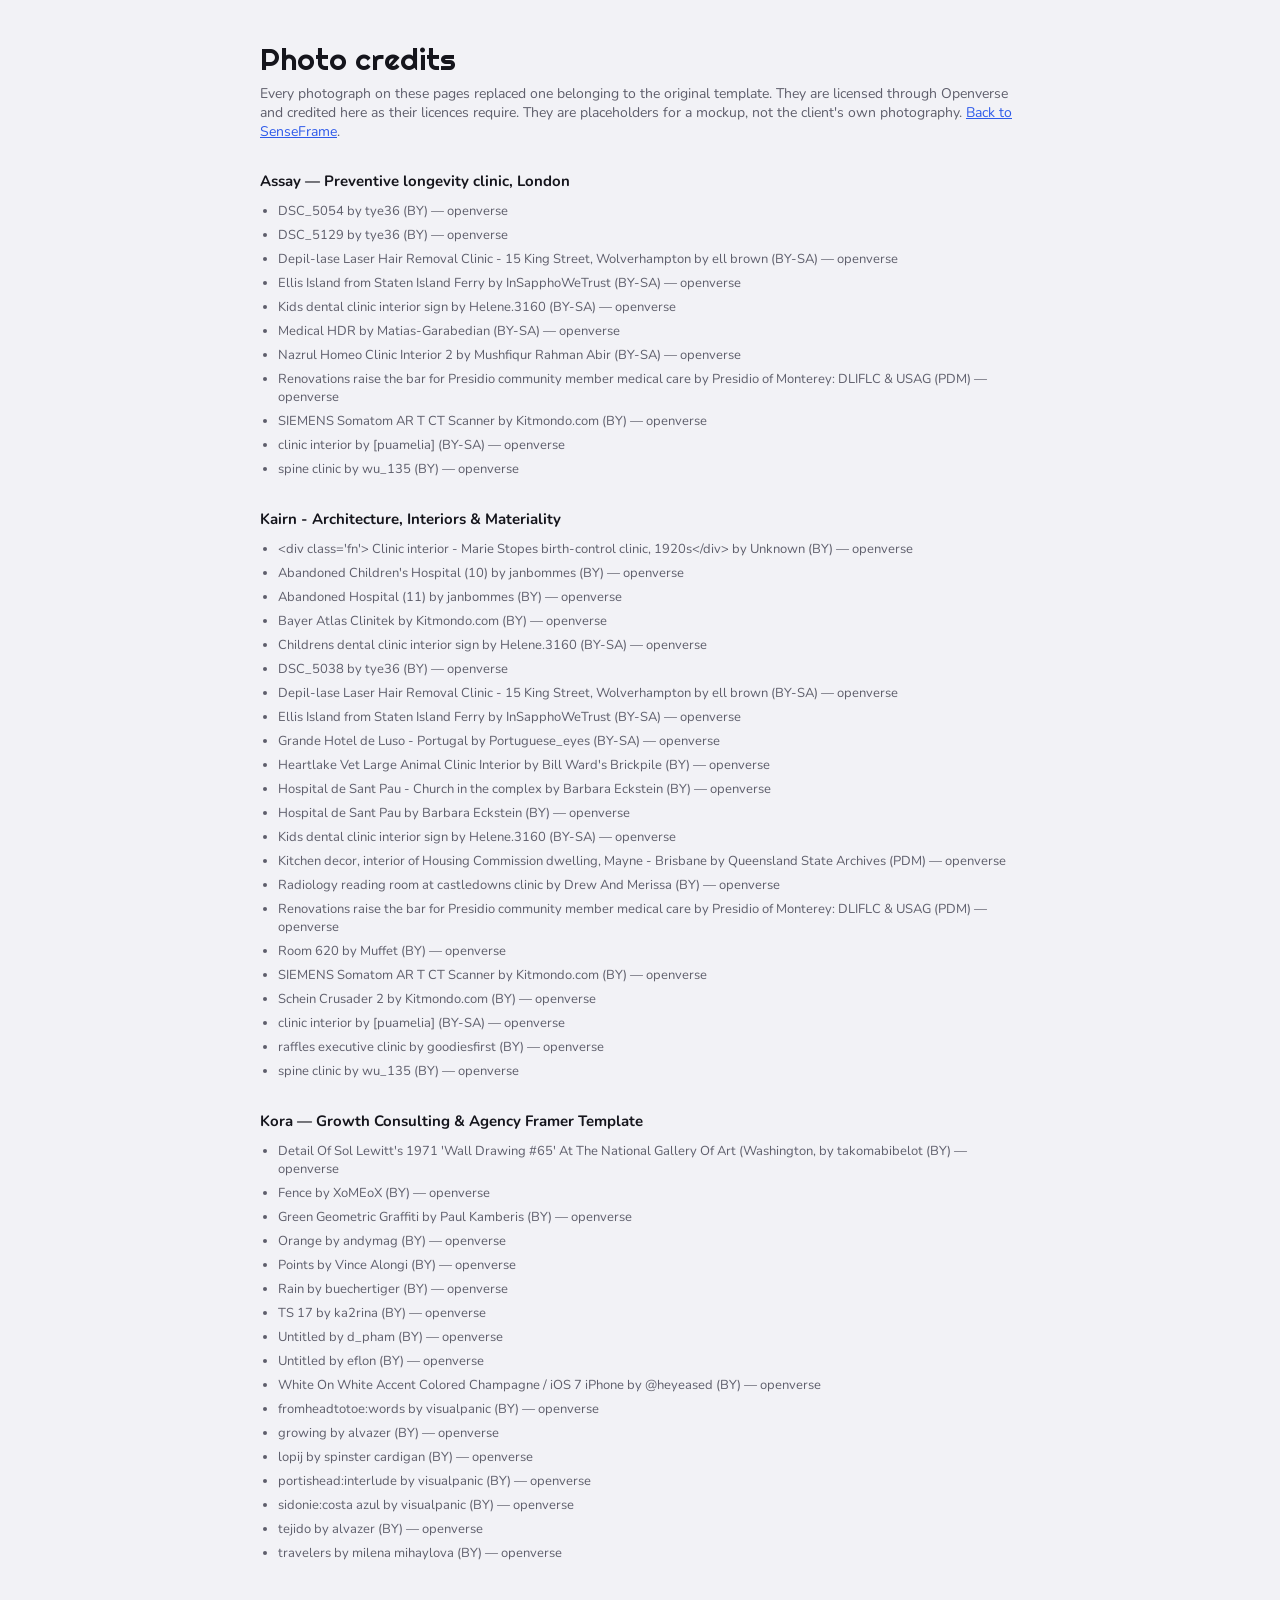
<file: credits.html>
<!DOCTYPE html>
<html lang="en"><head><meta charset="utf-8">
<meta name="viewport" content="width=device-width, initial-scale=1">
<meta name="robots" content="noindex, nofollow">
<title>Photo credits</title>
<link href="https://fonts.googleapis.com/css2?family=Righteous&family=Nunito:wght@300..900&display=swap" rel="stylesheet">
<link rel="stylesheet" href="css/tokens.css">
<style>
 body{margin:0;padding:40px 22px 70px;background:var(--bg);color:var(--text);
      font-family:var(--font);max-width:760px;margin-inline:auto}
 h1{font-family:var(--font-disp);font-weight:400;font-size:30px;margin:0 0 6px}
 p.lead{color:var(--text-muted);margin:0 0 30px;font-size:14px}
 h2{font-size:15px;margin:28px 0 8px}
 ul{margin:0;padding-left:18px}
 li{font-size:13px;color:var(--text-muted);padding:3px 0}
 a{color:var(--accent)}
</style></head><body>
<h1>Photo credits</h1>
<p class="lead">Every photograph on these pages replaced one belonging to the
original template. They are licensed through Openverse and credited here as
their licences require. They are placeholders for a mockup, not the client's
own photography. <a href="index.html">Back to SenseFrame</a>.</p>
<section><h2>Assay — Preventive longevity clinic, London</h2><ul><li>DSC_5054 by tye36 (BY) — openverse</li><li>DSC_5129 by tye36 (BY) — openverse</li><li>Depil-lase Laser Hair Removal Clinic - 15 King Street, Wolverhampton by ell brown (BY-SA) — openverse</li><li>Ellis Island from Staten Island Ferry by InSapphoWeTrust (BY-SA) — openverse</li><li>Kids dental clinic interior sign by Helene.3160 (BY-SA) — openverse</li><li>Medical HDR by Matias-Garabedian (BY-SA) — openverse</li><li>Nazrul Homeo Clinic Interior 2 by Mushfiqur Rahman Abir (BY-SA) — openverse</li><li>Renovations raise the bar for Presidio community member medical care by Presidio of Monterey: DLIFLC & USAG (PDM) — openverse</li><li>SIEMENS Somatom AR T CT Scanner by Kitmondo.com (BY) — openverse</li><li>clinic interior by [puamelia] (BY-SA) — openverse</li><li>spine clinic by wu_135 (BY) — openverse</li></ul></section><section><h2>Kairn - Architecture, Interiors & Materiality</h2><ul><li>&lt;div class='fn'> Clinic interior - Marie Stopes birth-control clinic, 1920s&lt;/div> by Unknown (BY) — openverse</li><li>Abandoned Children's Hospital (10) by janbommes (BY) — openverse</li><li>Abandoned Hospital (11) by janbommes (BY) — openverse</li><li>Bayer Atlas Clinitek by Kitmondo.com (BY) — openverse</li><li>Childrens dental clinic interior sign by Helene.3160 (BY-SA) — openverse</li><li>DSC_5038 by tye36 (BY) — openverse</li><li>Depil-lase Laser Hair Removal Clinic - 15 King Street, Wolverhampton by ell brown (BY-SA) — openverse</li><li>Ellis Island from Staten Island Ferry by InSapphoWeTrust (BY-SA) — openverse</li><li>Grande Hotel de Luso - Portugal by Portuguese_eyes (BY-SA) — openverse</li><li>Heartlake Vet Large Animal Clinic Interior by Bill Ward's Brickpile (BY) — openverse</li><li>Hospital de Sant Pau - Church in the complex by Barbara Eckstein (BY) — openverse</li><li>Hospital de Sant Pau by Barbara Eckstein (BY) — openverse</li><li>Kids dental clinic interior sign by Helene.3160 (BY-SA) — openverse</li><li>Kitchen decor, interior of Housing Commission dwelling, Mayne - Brisbane by Queensland State Archives (PDM) — openverse</li><li>Radiology reading room at castledowns clinic by Drew And Merissa (BY) — openverse</li><li>Renovations raise the bar for Presidio community member medical care by Presidio of Monterey: DLIFLC & USAG (PDM) — openverse</li><li>Room 620 by Muffet (BY) — openverse</li><li>SIEMENS Somatom AR T CT Scanner by Kitmondo.com (BY) — openverse</li><li>Schein Crusader 2 by Kitmondo.com (BY) — openverse</li><li>clinic interior by [puamelia] (BY-SA) — openverse</li><li>raffles executive clinic by goodiesfirst (BY) — openverse</li><li>spine clinic by wu_135 (BY) — openverse</li></ul></section><section><h2>Kora — Growth Consulting & Agency Framer Template</h2><ul><li>Detail Of Sol Lewitt's 1971 'Wall Drawing #65' At The National Gallery Of Art (Washington, by takomabibelot (BY) — openverse</li><li>Fence by XoMEoX (BY) — openverse</li><li>Green Geometric Graffiti by Paul Kamberis (BY) — openverse</li><li>Orange by andymag (BY) — openverse</li><li>Points by Vince Alongi (BY) — openverse</li><li>Rain by buechertiger (BY) — openverse</li><li>TS 17 by ka2rina (BY) — openverse</li><li>Untitled by d_pham (BY) — openverse</li><li>Untitled by eflon (BY) — openverse</li><li>White On White Accent Colored Champagne / iOS 7 iPhone by @heyeased (BY) — openverse</li><li>fromheadtotoe:words by visualpanic (BY) — openverse</li><li>growing by alvazer (BY) — openverse</li><li>lopij by spinster cardigan (BY) — openverse</li><li>portishead:interlude by visualpanic (BY) — openverse</li><li>sidonie:costa azul by visualpanic (BY) — openverse</li><li>tejido by alvazer (BY) — openverse</li><li>travelers by milena mihaylova (BY) — openverse</li></ul></section>
</body></html>
</file>
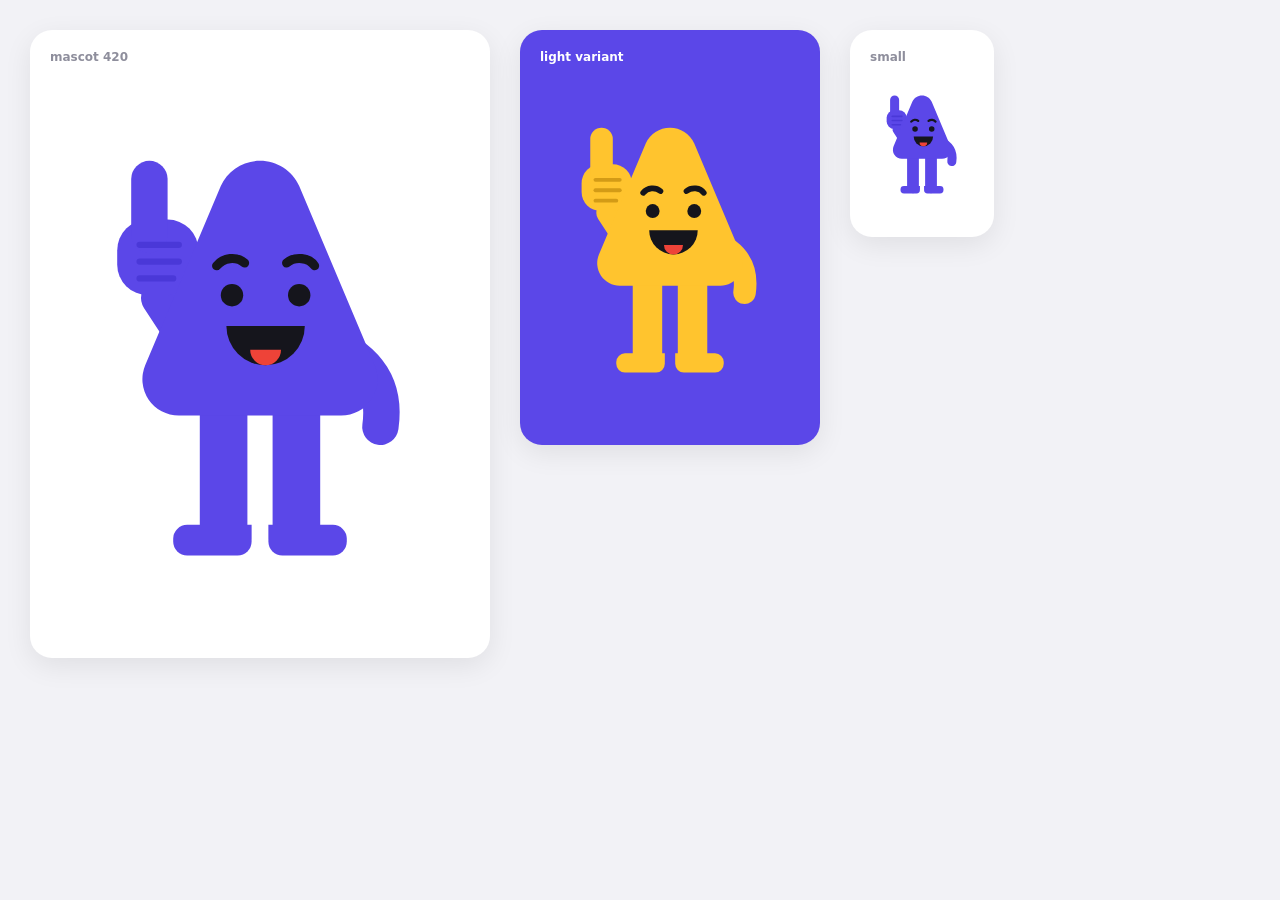
<file: assets/_brand-preview.html>
<!doctype html><html><head><meta charset="utf-8">
<style>body{margin:0;background:#F2F2F6;display:flex;gap:30px;padding:30px;align-items:flex-start}
.b{background:#fff;border-radius:22px;padding:20px;box-shadow:0 8px 28px rgba(0,0,0,.08)}
.d{background:#5B47E8}h4{margin:0 0 10px;font:600 12px system-ui;color:#8E8E9C}</style></head><body>
<div class="b"><h4>mascot 420</h4><img src="mascot.svg" width="420"></div>
<div class="b d"><h4 style="color:#fff">light variant</h4><img src="mascot-light.svg" width="260"></div>
<div class="b"><h4>small</h4><img src="mascot.svg" width="104"></div>
</body></html>
</file>
<file: css/tokens.css>
/* SenseFrame tokens.

   The look is bento-dashboard: a quiet canvas carrying vivid, confident cards.
   Colour is not decoration here — each surface role owns a hue, so a pricing
   card and a capture card are told apart at a glance rather than by reading.

   The spectrum runs MYSense blue → violet → magenta → red → orange → amber →
   lime → teal, which gives nine fills that differ in hue AND lightness, so
   nothing relies on colour alone.

   Type: Righteous carries display (one weight by design, so hierarchy comes
   from size and colour), Nunito carries everything else across 300–900. */

:root {
  /* ---- the spectrum: card fills, always with --on-<hue> for text */
  --blue:      #2F5BEA;  --on-blue:    #FFFFFF;
  --indigo:    #5B47E8;  --on-indigo:  #FFFFFF;
  --violet:    #8B3FE0;  --on-violet:  #FFFFFF;
  --magenta:   #D63D96;  --on-magenta: #FFFFFF;
  --red:       #EE4338;  --on-red:     #FFFFFF;
  --orange:    #FF8A2B;  --on-orange:  #2A1400;
  --amber:     #FFC42E;  --on-amber:   #2E2200;
  --lime:      #A8DA2E;  --on-lime:    #1E2A00;
  --teal:      #15C4B0;  --on-teal:    #00241F;

  /* soft washes of the same hues, for tinted panels on a light canvas */
  --blue-soft:    rgba(47, 91, 234, .10);
  --violet-soft:  rgba(139, 63, 224, .10);
  --magenta-soft: rgba(214, 61, 150, .10);
  --amber-soft:   rgba(255, 196, 46, .16);
  --lime-soft:    rgba(168, 218, 46, .16);
  --teal-soft:    rgba(21, 196, 176, .12);

  /* ---- canvas */
  --bg:          #F2F2F6;
  --surface:     #FFFFFF;
  --surface-2:   #F8F8FB;
  --surface-3:   #ECECF1;
  --sidebar:     #FFFFFF;
  --ink-card:    #15151C;   /* the dark card that appears on a light canvas */
  --on-ink:      #F4F4F7;

  --line:        rgba(16, 16, 28, .08);
  --line-firm:   rgba(16, 16, 28, .16);

  --text:        #15151C;
  --text-muted:  #5E5E6B;
  --text-faint:  #8E8E9C;

  --accent:      var(--blue);
  --accent-hover:#2449C9;
  --accent-soft: var(--blue-soft);
  --accent-text: #FFFFFF;

  --good:        #0F9A6A;
  --good-soft:   rgba(15, 154, 106, .12);
  --warn:        #B2741A;
  --warn-soft:   rgba(255, 196, 46, .20);
  --bad:         #CC2F26;
  --bad-soft:    rgba(238, 67, 56, .12);

  --shadow-sm:   0 1px 2px rgba(16, 16, 30, .05);
  --shadow-md:   0 2px 8px rgba(16, 16, 30, .07), 0 12px 32px rgba(16, 16, 30, .07);
  --shadow-lg:   0 28px 72px rgba(16, 16, 30, .20);
  --shadow-pop:  0 10px 28px rgba(47, 91, 234, .26);

  /* generous radii — the references are all heavily rounded */
  --r-sm: 10px;
  --r-md: 16px;
  --r-lg: 22px;
  --r-xl: 30px;
  --r-pill: 980px;

  --sidebar-w: 236px;
  --rail-w: 296px;

  --font:      "Nunito", -apple-system, BlinkMacSystemFont, "Segoe UI", sans-serif;
  --font-disp: "Righteous", "Nunito", -apple-system, sans-serif;

  --ease: cubic-bezier(.22, .9, .3, 1);
  --ease-pop: cubic-bezier(.34, 1.56, .64, 1);
}

/* Dark is the reference look's home: near-black canvas, the spectrum unchanged
   so a card reads the same in both themes. */
:root[data-theme="dark"] {
  --bg:          #0B0B10;
  --surface:     #16161E;
  --surface-2:   #1E1E28;
  --surface-3:   #282833;
  --sidebar:     #101017;
  --ink-card:    #F4F4F7;
  --on-ink:      #15151C;

  --line:        rgba(255, 255, 255, .09);
  --line-firm:   rgba(255, 255, 255, .20);

  --text:        #F4F4F7;
  --text-muted:  #A2A2B2;
  --text-faint:  #71717F;

  --accent:      #5B82FF;
  --accent-hover:#7B9BFF;
  --accent-soft: rgba(91, 130, 255, .16);
  --accent-text: #060C1C;

  --blue-soft:    rgba(91, 130, 255, .16);
  --violet-soft:  rgba(167, 108, 240, .16);
  --magenta-soft: rgba(232, 102, 176, .16);
  --amber-soft:   rgba(255, 196, 46, .18);
  --lime-soft:    rgba(168, 218, 46, .18);
  --teal-soft:    rgba(21, 196, 176, .18);

  --good:        #35CE92;
  --good-soft:   rgba(53, 206, 146, .16);
  --warn:        #FFC42E;
  --warn-soft:   rgba(255, 196, 46, .18);
  --bad:         #FF6B60;
  --bad-soft:    rgba(255, 107, 96, .16);

  --shadow-sm:   0 1px 2px rgba(0, 0, 0, .5);
  --shadow-md:   0 2px 8px rgba(0, 0, 0, .45), 0 12px 32px rgba(0, 0, 0, .38);
  --shadow-lg:   0 28px 72px rgba(0, 0, 0, .65);
  --shadow-pop:  0 10px 28px rgba(91, 130, 255, .32);
}

@media (prefers-color-scheme: dark) {
  :root:not([data-theme="light"]) {
    --bg:          #0B0B10;
    --surface:     #16161E;
    --surface-2:   #1E1E28;
    --surface-3:   #282833;
    --sidebar:     #101017;
    --ink-card:    #F4F4F7;
    --on-ink:      #15151C;

    --line:        rgba(255, 255, 255, .09);
    --line-firm:   rgba(255, 255, 255, .20);

    --text:        #F4F4F7;
    --text-muted:  #A2A2B2;
    --text-faint:  #71717F;

    --accent:      #5B82FF;
    --accent-hover:#7B9BFF;
    --accent-soft: rgba(91, 130, 255, .16);
    --accent-text: #060C1C;

    --blue-soft:    rgba(91, 130, 255, .16);
    --violet-soft:  rgba(167, 108, 240, .16);
    --magenta-soft: rgba(232, 102, 176, .16);
    --amber-soft:   rgba(255, 196, 46, .18);
    --lime-soft:    rgba(168, 218, 46, .18);
    --teal-soft:    rgba(21, 196, 176, .18);

    --good:        #35CE92;
    --good-soft:   rgba(53, 206, 146, .16);
    --warn:        #FFC42E;
    --warn-soft:   rgba(255, 196, 46, .18);
    --bad:         #FF6B60;
    --bad-soft:    rgba(255, 107, 96, .16);

    --shadow-sm:   0 1px 2px rgba(0, 0, 0, .5);
    --shadow-md:   0 2px 8px rgba(0, 0, 0, .45), 0 12px 32px rgba(0, 0, 0, .38);
    --shadow-lg:   0 28px 72px rgba(0, 0, 0, .65);
    --shadow-pop:  0 10px 28px rgba(91, 130, 255, .32);
  }
}
</file>
<file: css/text-entry.css>
/* Text entry kit: heading wipe, badge bar, rolling counter.
   From the Ventrix Framer template as rebuilt for SJMC (Oct 2026). See README.md. */

:root {
  --te-bar1: #45cedb;      /* first bar: the accent colour */
  --te-bar2: #0a3c83;      /* second bar: usually the section background or heading colour */
  --te-badge-bg: #0a3c83;  /* badge bar */
  --te-badge-ink: #0a3c83; /* badge text before the bar arrives */
  --te-badge-ink-in: #45cedb; /* badge text once the bar is in */
}

/* ---- heading wipe: <h2 data-wipe>Line one<br>Line two</h2> */
[data-wipe] { display: flex; flex-direction: column; align-items: flex-start; }
.te-line { position: relative; display: block; max-width: 100%; overflow: hidden; padding-bottom: .1771em; }
.te-text { position: relative; z-index: 1; display: block; }
.te-line i { position: absolute; inset: 0; transform: translateX(-100%); }
/* the bar, and riding along just to its right, the cover that still hides the
   rest of the line. One transform moves both, so they stay in step. */
.te-line .te-b1 { z-index: 2; background: var(--te-bar1); }
.te-line .te-b1::after {
  content: ""; position: absolute; left: 100%; top: 0; width: 400%; height: 100%;
  background: var(--te-bar2);
}
.te-nofx .te-line i { display: none; }

/* ---- badge: <span data-badge>Line one<br>Line two</span> */
[data-badge] { display: inline-flex; flex-direction: column; align-items: flex-start; }
.te-bl { position: relative; display: block; padding: 0 12px; overflow: clip; }
.te-bl i { position: absolute; top: 0; left: -10px; width: 1px; height: 100%; background: var(--te-badge-bg); transition: left .38s cubic-bezier(.44, 0, .56, 1), width .38s cubic-bezier(.44, 0, .56, 1); }
.te-bl b { position: relative; z-index: 1; display: block; font-weight: inherit; white-space: pre; color: var(--te-badge-ink); transition: color .38s cubic-bezier(.44, 0, .56, 1); }
[data-badge].te-in .te-bl i { left: 0; width: 100%; }
[data-badge].te-in .te-bl b { color: var(--te-badge-ink-in); }

/* ---- rolling counter: <span data-count="442" data-suffix="+"></span> */
[data-count] { display: inline-flex; align-items: flex-start; line-height: 1; }
.te-dg { display: block; height: 1em; overflow: hidden; }
.te-col { display: flex; flex-direction: column; transition: transform 1.15s cubic-bezier(.76, 0, .24, 1); }
.te-col span { display: block; height: 1em; line-height: 1; }

@media (prefers-reduced-motion: reduce) {
  .te-line i { display: none; }
  .te-bl i, .te-bl b, .te-col { transition: none; }
}
</file>
<file: css/app.css>
*, *::before, *::after { box-sizing: border-box; }

html, body { height: 100%; }

body {
  margin: 0;
  font-family: var(--font);
  font-size: 13.5px;
  line-height: 1.5;
  letter-spacing: -0.006em;
  color: var(--text);
  background: var(--bg);
  -webkit-font-smoothing: antialiased;
  text-rendering: optimizeLegibility;
}

[hidden] { display: none !important; }

button { font: inherit; color: inherit; cursor: pointer; }
input, select { font: inherit; color: inherit; }

.view { min-height: 100vh; }

/* ---------------------------------------------------------------- login */

#view-login {
  display: grid;
  place-items: center;
  padding: 32px 16px;
  background: var(--surface-3);
}

.login-card {
  display: grid;
  grid-template-columns: 1fr 1fr;
  width: min(880px, 100%);
  min-height: 460px;
  background: var(--surface);
  border-radius: var(--r-xl);
  box-shadow: var(--shadow-lg);
  overflow: hidden;
}

.login-art {
  position: relative;
  padding: 30px;
  display: flex;
  flex-direction: column;
  justify-content: space-between;
  background:
    radial-gradient(120% 90% at 8% 6%, var(--grad-c) 0%, transparent 56%),
    linear-gradient(152deg, var(--grad-b) 0%, var(--grad-a) 100%);
  color: #fff;
}

.login-art .mark { display: flex; align-items: center; gap: 9px; font-weight: 600; }
.login-art p { margin: 0 0 6px; font-size: 13px; opacity: .74; }
.login-art h2 { margin: 0; font-size: 25px; line-height: 1.24; font-weight: 600; letter-spacing: -.01em; max-width: 15ch; }

.login-form { padding: 46px 44px; display: flex; flex-direction: column; justify-content: center; }
.login-form h1 { margin: 0 0 6px; font-size: 25px; font-weight: 600; letter-spacing: -.02em; }
.login-form > p { margin: 0 0 26px; color: var(--text-muted); max-width: 34ch; }

.field { margin-bottom: 14px; }
.field label { display: block; margin-bottom: 6px; font-size: 12.5px; font-weight: 500; color: var(--text-muted); }

.input {
  width: 100%;
  padding: 10px 12px;
  background: var(--surface-2);
  border: 1px solid var(--line);
  border-radius: var(--r-sm);
  outline: none;
  transition: border-color .14s, box-shadow .14s;
}
.input:focus { border-color: var(--accent); box-shadow: 0 0 0 3px var(--accent-soft); }
.input::placeholder { color: var(--text-faint); }

.btn {
  display: inline-flex; align-items: center; justify-content: center; gap: 8px;
  padding: 8px 15px;
  border: 1px solid var(--line);
  border-radius: var(--r-pill);
  font-size: 13px; font-weight: 500; letter-spacing: -.008em;
  background: var(--surface);
  transition: background .14s, border-color .14s, transform .08s;
}
.btn:hover { background: var(--surface-3); border-color: var(--line-firm); }
.btn:active { transform: translateY(1px); }
.btn-primary { background: var(--accent); border-color: var(--accent); color: var(--accent-text); }
.btn-primary:hover { background: var(--accent-hover); border-color: var(--accent-hover); }
.btn-block { width: 100%; }
.btn-sm { padding: 6px 11px; font-size: 13px; }

.login-note { margin: 18px 0 0; font-size: 12.5px; color: var(--text-faint); }

/* ------------------------------------------------------------ app shell */

.shell { display: grid; grid-template-columns: var(--sidebar-w) 1fr; height: 100vh; overflow: hidden; }

.sidebar {
  display: flex; flex-direction: column; min-height: 0; overflow-y: auto;
  padding: 18px 12px 14px;
  background: var(--sidebar);
  border-right: 1px solid var(--line);
}

.brand { display: flex; align-items: center; gap: 9px; padding: 2px 8px 22px;
         font-size: 14.5px; font-weight: 600; letter-spacing: -.02em; }
.brand-dot {
  width: 19px; height: 19px; border-radius: 5.5px; flex: none;
  background: var(--text);
  position: relative;
}
.brand-dot::after {
  content: ""; position: absolute; inset: 5px 5px auto 5px; height: 2px;
  border-radius: 2px; background: var(--surface);
  box-shadow: 0 4px 0 var(--surface), 0 8px 0 var(--surface);
}

.nav-group { margin-bottom: 16px; }
.nav-group h3 {
  margin: 0 0 4px; padding: 0 9px;
  font-size: 11.5px; font-weight: 500; color: var(--text-faint);
}

.nav-item {
  display: flex; align-items: center; gap: 10px;
  width: 100%;
  padding: 6px 9px;
  border: 0; background: none; border-radius: var(--r-sm);
  color: var(--text-muted); text-align: left;
  font-size: 13.5px;
  transition: background .13s, color .13s;
}
.nav-item:hover { background: var(--surface-2); color: var(--text); }
.nav-item.is-active { background: var(--surface-3); color: var(--text); font-weight: 500; }
.nav-item svg { flex: none; opacity: .85; }
.nav-count { margin-left: auto; font-size: 12px; color: var(--text-faint); }

.sidebar-foot { margin-top: auto; display: grid; gap: 10px; }

.theme-toggle {
  display: grid; grid-template-columns: 1fr 1fr; gap: 3px;
  padding: 3px;
  background: var(--surface-2);
  border: 1px solid var(--line);
  border-radius: var(--r-pill);
}
.theme-toggle button {
  display: flex; align-items: center; justify-content: center; gap: 6px;
  padding: 6px 8px;
  border: 0; border-radius: var(--r-pill);
  background: none; color: var(--text-muted);
  font-size: 13px;
  transition: background .14s, color .14s, box-shadow .14s;
}
.theme-toggle button.is-on { background: var(--surface); color: var(--text); box-shadow: var(--shadow-sm); font-weight: 500; }

.who { display: flex; align-items: center; gap: 9px; padding: 7px 8px; border-top: 1px solid var(--line); padding-top: 12px; }
.avatar {
  width: 27px; height: 27px; border-radius: 50%; flex: none;
  display: grid; place-items: center;
  background: var(--surface-3); color: var(--text-muted);
  font-size: 11.5px; font-weight: 600; letter-spacing: 0;
}
.who div { min-width: 0; }
.who strong { display: block; font-size: 13px; font-weight: 500; }
.who span { display: block; font-size: 12px; color: var(--text-faint); overflow: hidden; text-overflow: ellipsis; white-space: nowrap; }

.main { display: flex; flex-direction: column; min-width: 0; min-height: 0; }

.topbar {
  display: flex; align-items: center; gap: 10px;
  padding: 13px 22px;
  border-bottom: 1px solid var(--line);
  background: var(--surface);
}
.topbar h1 { margin: 0; font-size: 15.5px; font-weight: 600; letter-spacing: -.02em; }
.topbar .spacer { margin-left: auto; }

.chip {
  display: inline-flex; align-items: center; gap: 5px;
  padding: 2px 8px;
  border-radius: var(--r-pill);
  background: var(--surface-3);
  border: 0;
  font-size: 11.5px; font-weight: 500; color: var(--text-muted);
}
.chip-good { background: var(--good-soft); border-color: transparent; color: var(--good); }
.chip-warn { background: var(--warn-soft); border-color: transparent; color: var(--warn); }
.chip-bad  { background: var(--bad-soft);  border-color: transparent; color: var(--bad); }
.chip-live { background: var(--live); border-color: transparent; color: #1A2100; font-weight: 500; }

.dot { width: 6px; height: 6px; border-radius: 50%; background: currentColor; flex: none; }

/* ------------------------------------------------------------ empty pane */

.pane { flex: 1; min-height: 0; }

#pane-empty { display: flex; flex-direction: column; align-items: center; justify-content: center; padding: 40px 24px 60px; overflow-y: auto; }

.hero { width: min(660px, 100%); text-align: center; }
.hero h2 { margin: 0 0 8px; font-size: 34px; font-weight: 600; letter-spacing: -.032em; }
.hero > p { margin: 0 0 26px; color: var(--text-muted); }

.url-bar {
  display: flex; align-items: center; gap: 8px;
  padding: 6px 6px 6px 15px;
  background: var(--surface);
  border: 1px solid var(--line);
  border-radius: var(--r-pill);
  box-shadow: var(--shadow-md);
  transition: border-color .14s, box-shadow .14s;
}
.url-bar:focus-within { border-color: var(--accent); box-shadow: 0 0 0 4px var(--accent-soft), var(--shadow-md); }
.url-bar input { flex: 1; min-width: 0; padding: 8px 0; border: 0; background: none; outline: none; }
.url-bar input::placeholder { color: var(--text-faint); }

.url-hint { margin: 12px 0 0; font-size: 12.5px; color: var(--text-faint); }

.recent { width: min(880px, 100%); margin-top: 52px; }
.recent-head { display: flex; align-items: baseline; gap: 10px; margin-bottom: 12px; }
.recent-head h3 { margin: 0; font-size: 14px; font-weight: 600; }
.recent-head span { font-size: 12.5px; color: var(--text-faint); }

.run-grid { display: grid; grid-template-columns: repeat(auto-fill, minmax(232px, 1fr)); gap: 14px; }

.run-card {
  display: block; width: 100%; text-align: left;
  padding: 0; overflow: hidden;
  background: var(--surface);
  border: 1px solid var(--line);
  border-radius: var(--r-lg);
  box-shadow: var(--shadow-sm);
  transition: box-shadow .18s cubic-bezier(.2,.8,.3,1), transform .18s cubic-bezier(.2,.8,.3,1);
}
.run-card:hover { box-shadow: var(--shadow-md); transform: translateY(-2px); }
.run-body { padding: 11px 13px 13px; }
.run-card .chip { margin-top: 1px; }
.run-card .thumb {
  display: block; width: 100%; aspect-ratio: 16 / 10;
  object-fit: cover; object-position: top center;
  background: var(--surface-3);
}
.run-card strong { display: block; font-size: 13.5px; font-weight: 600;
                   letter-spacing: -.012em; margin-bottom: 2px; }
.run-card p { margin: 0 0 9px; font-size: 12.5px; color: var(--text-faint);
              overflow: hidden; text-overflow: ellipsis; white-space: nowrap; }

/* -------------------------------------------------------------- run pane */

#pane-run { display: flex; flex-direction: column; min-height: 0; }

.stepper { display: flex; align-items: center; gap: 4px; padding: 12px 22px; border-bottom: 1px solid var(--line); background: var(--surface); overflow-x: auto; }
.step { display: flex; align-items: center; gap: 7px; padding: 5px 11px; border-radius: var(--r-pill); font-size: 12.5px; color: var(--text-faint); white-space: nowrap; }
.step .num { width: 17px; height: 17px; border-radius: 50%; display: grid; place-items: center; background: var(--surface-3); font-size: 10.5px; color: var(--text-muted); }
.step.done { color: var(--good); }
.step.done .num { background: var(--good-soft); color: var(--good); }
.step.now { background: var(--accent-soft); color: var(--accent); font-weight: 500; }
.step.now .num { background: var(--accent); color: var(--accent-text); }
.step-sep { width: 14px; height: 1px; background: var(--line-firm); flex: none; }

.run-body { flex: 1; display: grid; grid-template-columns: 250px 1fr var(--rail-w); min-height: 0; }

.col { min-width: 0; min-height: 0; display: flex; flex-direction: column; }
.col-list { border-right: 1px solid var(--line); background: var(--surface); }
.col-rail { border-left: 1px solid var(--line); background: var(--surface); }

.col-head { display: flex; align-items: center; gap: 8px; padding: 13px 15px; border-bottom: 1px solid var(--line); }
.col-head h3 { margin: 0; font-size: 13px; font-weight: 600; }
.col-head .spacer { margin-left: auto; }

.scroller { overflow-y: auto; flex: 1; padding: 8px; }

.sec {
  display: flex; align-items: center; gap: 10px;
  width: 100%; padding: 9px 10px;
  border: 1px solid transparent; border-radius: var(--r-sm);
  background: none; text-align: left;
  transition: background .13s, border-color .13s;
}
.sec:hover { background: var(--surface-2); }
.sec.is-active { background: var(--accent-soft); border-color: transparent; }
.sec.is-active .sec-name { color: var(--accent); font-weight: 500; }
.sec-bar { width: 3px; align-self: stretch; border-radius: 2px; background: var(--good); flex: none; }
.sec-bar.warn { background: var(--warn); }
.sec-bar.bad { background: var(--bad); }
.sec-txt { min-width: 0; flex: 1; }
.sec-name { display: block; font-size: 13px; }
.sec-meta { display: block; font-size: 11.5px; color: var(--text-faint); }
.score { font-size: 12px; font-weight: 500; color: var(--good); flex: none; }
.score.warn { color: var(--warn); }
.score.bad { color: var(--bad); }

.compare { flex: 1; display: grid; grid-template-columns: 1fr 1fr; gap: 14px; padding: 16px; overflow-y: auto; align-content: start; }
.frame { display: flex; flex-direction: column; min-width: 0; }
.frame-head { display: flex; align-items: center; gap: 8px; margin-bottom: 8px; }
.frame-head h4 { margin: 0; font-size: 12.5px; font-weight: 500; color: var(--text-muted); }

/* the mock "screenshot" — deliberately abstract, this is a UI mockup */
.shot {
  border: 1px solid var(--line);
  border-radius: var(--r-md);
  background: var(--surface-2);
  padding: 18px;
  display: grid;
  gap: 9px;
  align-content: start;
  min-height: 268px;
}
.shot .l { height: 9px; border-radius: 4px; background: var(--line-firm); }
.shot .l.xl { height: 17px; width: 78%; background: var(--text-faint); }
.shot .l.lg { height: 13px; width: 58%; background: var(--text-faint); opacity: .7; }
.shot .l.sm { width: 42%; }
.shot .l.xs { width: 26%; }
.shot .box { height: 96px; border-radius: var(--r-sm); background: linear-gradient(140deg, var(--grad-c), var(--grad-b)); opacity: .55; }
.shot .row { display: grid; grid-template-columns: repeat(3, 1fr); gap: 9px; }
.shot .row .l { height: 44px; }
.shot .pill { width: 84px; height: 24px; border-radius: var(--r-pill); background: var(--accent); opacity: .8; }
.shot.is-clone .box { filter: hue-rotate(4deg); }
.shot.is-clone .l.xl { width: 74%; }

.delta {
  margin-top: 10px; padding: 10px 12px;
  background: var(--warn-soft);
  border-radius: var(--r-sm);
  font-size: 12.5px; color: var(--warn);
}
.delta strong { font-weight: 600; }

/* scrubber */
.scrub { border-top: 1px solid var(--line); background: var(--surface); padding: 11px 16px 13px; }
.scrub-head { display: flex; align-items: center; gap: 8px; margin-bottom: 9px; }
.scrub-head h4 { margin: 0; font-size: 12.5px; font-weight: 500; color: var(--text-muted); }
.scrub-head .spacer { margin-left: auto; }
.ticks { display: flex; align-items: flex-end; gap: 3px; height: 34px; }
.tick { flex: 1; border: 0; padding: 0; background: none; display: flex; flex-direction: column; justify-content: flex-end; gap: 4px; }
.tick i { display: block; border-radius: 2px; background: var(--good); opacity: .35; transition: opacity .13s, transform .13s; }
.tick.warn i { background: var(--warn); }
.tick.bad i { background: var(--bad); }
.tick:hover i { opacity: .7; }
.tick.is-on i { opacity: 1; transform: scaleX(1.06); }
.tick span { font-size: 10px; color: var(--text-faint); text-align: center; }

/* rail */
.rail-block { padding: 14px 15px; border-bottom: 1px solid var(--line); }
.rail-block h4 { margin: 0 0 10px; font-size: 12.5px; font-weight: 600; }
.rail-block p { margin: 0; font-size: 12.5px; color: var(--text-muted); }

.swatches { display: grid; grid-template-columns: repeat(4, 1fr); gap: 8px; }
.swatch { display: grid; gap: 5px; justify-items: center; border: 0; background: none; padding: 0; }
.swatch i { width: 100%; height: 34px; border-radius: var(--r-sm); border: 1px solid var(--line); display: block; }
.swatch span { font-size: 11px; color: var(--text-faint); }

.pick { display: grid; grid-template-columns: 78px 1fr; align-items: center; gap: 9px; margin-bottom: 8px; }
.pick label { font-size: 12.5px; color: var(--text-muted); }
.select {
  width: 100%; padding: 6px 9px;
  background: var(--surface-2); border: 1px solid var(--line);
  border-radius: var(--r-sm); outline: none;
}

.flag { display: flex; gap: 9px; padding: 9px 10px; border-radius: var(--r-sm); background: var(--surface-2); margin-bottom: 7px; }
.flag:last-child { margin-bottom: 0; }
.flag i { width: 6px; height: 6px; border-radius: 50%; margin-top: 6px; flex: none; background: var(--warn); }
.flag.stop i { background: var(--bad); }
.flag div { min-width: 0; }
.flag strong { display: block; font-size: 12.5px; font-weight: 500; }
.flag span { display: block; font-size: 11.5px; color: var(--text-faint); }

.rail-actions { padding: 14px 15px; display: grid; gap: 8px; }

/* ------------------------------------------------------------ responsive */

@media (max-width: 1180px) {
  .run-body { grid-template-columns: 216px 1fr; }
  .col-rail { display: none; }
}
@media (max-width: 900px) {
  .shell { grid-template-columns: 1fr; }
  .sidebar { display: none; }
  .run-body { grid-template-columns: 1fr; }
  .col-list { display: none; }
  .compare { grid-template-columns: 1fr; }
  .run-grid { grid-template-columns: 1fr; }
  .login-card { grid-template-columns: 1fr; }
  .login-art { min-height: 180px; }
  .login-form { padding: 32px 26px; }
}

/* ---------------------------------------------------------- template strip */

.tpl-strip { width: min(1040px, 100%); margin-top: 46px; }
.tpl-head { display: flex; align-items: baseline; gap: 10px; margin-bottom: 12px; }
.tpl-head h3 { margin: 0; font-size: 14px; font-weight: 600; }
.tpl-head span { font-size: 12.5px; color: var(--text-faint); }

.tpl-row {
  display: grid; grid-auto-flow: column; grid-auto-columns: 214px;
  gap: 14px; overflow-x: auto; padding: 2px 2px 12px;
  scrollbar-width: thin;
}

.tpl {
  display: block; text-align: left; padding: 0; overflow: hidden;
  background: var(--surface); border: 1px solid var(--line);
  border-radius: var(--r-lg); box-shadow: var(--shadow-sm);
  transition: box-shadow .18s cubic-bezier(.2,.8,.3,1), transform .18s cubic-bezier(.2,.8,.3,1);
}
.tpl:hover { box-shadow: var(--shadow-md); transform: translateY(-2px); }
.tpl img { display: block; width: 100%; aspect-ratio: 16 / 10; object-fit: cover; object-position: top center; background: var(--surface-3); }
.tpl-body { padding: 10px 11px 12px; }
.tpl-body strong { display: block; font-size: 13.5px; font-weight: 600; letter-spacing: -.012em; }
.tpl-body em { display: block; font-style: normal; font-size: 12px; color: var(--text-muted); margin-bottom: 6px; }
.tpl-meta { display: flex; gap: 5px; flex-wrap: wrap; }
.tpl-meta .chip { font-size: 11px; padding: 2px 7px; }

/* ---------------------------------------------------------------- modal */

.modal {
  position: fixed; inset: 0; z-index: 50;
  display: grid; place-items: center;
  padding: 24px;
  background: rgba(12, 14, 20, .52);
  backdrop-filter: blur(3px);
}
.modal-card {
  position: relative;
  display: grid; grid-template-columns: 340px 1fr;
  width: min(1000px, 100%); max-height: calc(100vh - 48px);
  background: var(--surface);
  border-radius: var(--r-xl);
  box-shadow: var(--shadow-lg);
  overflow: hidden;
}
.modal-x {
  position: absolute; top: 12px; right: 14px; z-index: 2;
  width: 30px; height: 30px; padding: 0;
  border: 0; border-radius: 50%;
  background: var(--surface-2); color: var(--text-muted);
  font-size: 19px; line-height: 1;
}
.modal-x:hover { background: var(--surface-3); color: var(--text); }

.modal-left { background: var(--surface-2); border-right: 1px solid var(--line); overflow-y: auto; }
.modal-left img { display: block; width: 100%; aspect-ratio: 16 / 10; object-fit: cover; object-position: top center; }
.modal-left-body { padding: 15px 16px 20px; }
.modal-left-body h3 { margin: 0 0 4px; font-size: 16px; font-weight: 600; }
.modal-left-body p { margin: 0 0 12px; font-size: 12.5px; color: var(--text-muted); }
.modal-left-body h4 { margin: 16px 0 7px; font-size: 12.5px; font-weight: 600; }

.modal-facts { display: grid; gap: 5px; }
.modal-facts div { display: flex; gap: 8px; font-size: 12.5px; }
.modal-facts span { color: var(--text-faint); min-width: 74px; }
.modal-facts b { font-weight: 500; }

.modal-outline { margin: 0; padding-left: 17px; display: grid; gap: 3px; }
.modal-outline li { font-size: 12.5px; color: var(--text-muted); }

.modal-right { padding: 26px 28px 28px; overflow-y: auto; }
.modal-right h2 { margin: 0 0 4px; font-size: 20px; font-weight: 600; letter-spacing: -.018em; }
.modal-sub { margin: 0 0 20px; font-size: 13px; color: var(--text-muted); }
.hint { margin: 7px 0 0; font-size: 12px; color: var(--text-faint); }

.pickers { display: grid; grid-template-columns: repeat(4, 1fr); gap: 8px; }
.picker { display: grid; gap: 5px; justify-items: stretch; }
.picker input[type="color"] {
  width: 100%; height: 36px; padding: 2px;
  border: 1px solid var(--line); border-radius: var(--r-sm);
  background: var(--surface-2); cursor: pointer;
}
.picker span { font-size: 11px; color: var(--text-faint); text-align: center; }

.seg { display: grid; grid-auto-flow: column; gap: 3px; padding: 3px; background: var(--surface-2); border: 1px solid var(--line); border-radius: var(--r-sm); }
.seg button { padding: 7px 10px; border: 0; border-radius: 6px; background: none; color: var(--text-muted); font-size: 12.5px; }
.seg button.is-on { background: var(--surface); color: var(--text); font-weight: 500; box-shadow: var(--shadow-sm); }

#tpl-use { margin-top: 20px; }

.warn-line { margin: 9px 0 0; padding: 8px 10px; border-radius: var(--r-sm); background: var(--warn-soft); color: var(--warn); font-size: 12px; }

@media (max-width: 860px) {
  .modal-card { grid-template-columns: 1fr; }
  .modal-left img { aspect-ratio: 16 / 7; }
}

/* run view: real capture data */
.shot { padding: 0; overflow: hidden; display: block; min-height: 0; }
.shot img { display: block; width: 100%; height: auto; }
.shot-empty { display: grid; place-items: center; min-height: 180px; color: var(--text-faint); font-size: 12.5px; }
.kv { display: flex; gap: 10px; font-size: 12.5px; padding: 3px 0; }
.kv span { color: var(--text-faint); min-width: 78px; flex: none; }
.kv b { font-weight: 500; min-width: 0; }
.tick span { font-size: 9.5px; }

.tpl-meta { font-size: 11.5px; color: var(--text-faint); }
.empty { grid-column: 1 / -1; margin: 0; padding: 26px 0; text-align: center;
         color: var(--text-faint); font-size: 13px; }
.recent-head h3, .tpl-head h3 { font-size: 15px; font-weight: 600; letter-spacing: -.02em; }
.hero > p { font-size: 14.5px; }
.who strong { font-size: 13px; font-weight: 600; letter-spacing: -.01em; }
.theme-toggle { background: var(--surface-3); border: 0; }
.theme-toggle button.is-on { background: var(--surface); }

/* job runner */
.job-card {
  width: min(760px, 100%); max-height: calc(100vh - 64px);
  display: flex; flex-direction: column;
  background: var(--surface); border-radius: var(--r-xl);
  box-shadow: var(--shadow-lg); overflow: hidden;
}
.job-head { display: flex; align-items: center; gap: 10px; padding: 15px 16px;
            border-bottom: 1px solid var(--line); }
.job-head h3 { margin: 0; font-size: 14.5px; font-weight: 600; letter-spacing: -.015em; }
.spin { width: 13px; height: 13px; flex: none; border-radius: 50%;
        border: 2px solid var(--line-firm); border-top-color: var(--accent);
        animation: spin .7s linear infinite; }
.spin.done { border-color: var(--good); border-top-color: var(--good); animation: none; }
.spin.failed { border-color: var(--bad); border-top-color: var(--bad); animation: none; }
@keyframes spin { to { transform: rotate(360deg); } }
.job-steps { display: flex; gap: 6px; flex-wrap: wrap; padding: 12px 16px;
             border-bottom: 1px solid var(--line); }
.job-log {
  margin: 0; padding: 14px 16px; overflow: auto; flex: 1; min-height: 220px;
  background: var(--surface-2); color: var(--text-muted);
  font: 12px/1.65 ui-monospace, SFMono-Regular, Menlo, monospace;
  white-space: pre-wrap; word-break: break-word;
}

/* ------------------------------------------------------------- editor */

.edit-card {
  background: var(--surface); border: 1px solid var(--line); border-radius: 14px;
  width: min(780px, 94vw); max-height: 88vh; display: flex; flex-direction: column;
  box-shadow: 0 24px 60px rgba(0,0,0,.22);
}
.edit-tabs { display: flex; gap: 4px; padding: 0 18px; border-bottom: 1px solid var(--line); }
.edit-tab {
  background: none; border: 0; padding: 10px 14px; cursor: pointer;
  color: var(--text-faint); font: inherit; font-size: 13px;
  border-bottom: 2px solid transparent; margin-bottom: -1px;
}
.edit-tab.is-on { color: var(--text); border-bottom-color: var(--accent); }
.edit-body { padding: 18px; overflow-y: auto; display: flex; flex-direction: column; gap: 14px; }
.edit-body label { display: flex; flex-direction: column; gap: 5px; font-size: 12.5px; color: var(--text-faint); }
.edit-body input, .edit-body textarea, .edit-body select {
  font: inherit; font-size: 13.5px; color: var(--text);
  background: var(--bg); border: 1px solid var(--line); border-radius: 8px; padding: 8px 10px;
}
.edit-body input[type="color"] { padding: 2px; height: 34px; cursor: pointer; }
.edit-body textarea { resize: vertical; }
.edit-body small { color: var(--text-faint); font-size: 11.5px; line-height: 1.45; }
.edit-row { display: flex; gap: 12px; }
.edit-row label { flex: 1; }
.edit-copy-head { display: flex; flex-direction: column; gap: 6px; }
.edit-field { border-top: 1px solid var(--line); padding-top: 12px; }
.edit-kind {
  font-size: 11px; color: var(--text-faint); text-transform: lowercase;
}
.edit-field small {
  color: var(--text-faint); opacity: .75; font-style: italic;
}
.edit-draft-row { display: flex; gap: 10px; align-items: center; }
.edit-draft-row select { flex: 1; min-width: 0; }
.edit-field.is-drafted input, .edit-field.is-drafted textarea {
  border-color: var(--accent);
}
#edit-draft-note:empty { display: none; }

.tpl-cats { display: flex; flex-wrap: wrap; gap: 6px; margin-bottom: 12px; }
.tpl-cat {
  font: inherit; font-size: 12.5px; color: var(--text-muted);
  background: var(--surface); border: 1px solid var(--line);
  border-radius: 999px; padding: 5px 11px; cursor: pointer;
  transition: border-color .15s, color .15s;
}
.tpl-cat:hover { color: var(--text); border-color: var(--text-faint); }
.tpl-cat.is-on { color: var(--text); border-color: var(--accent); }
.tpl-cat span { color: var(--text-faint); margin-left: 3px; }

/* ===================================================================
   Bento restyle. The references share one idea: a quiet canvas carrying
   vivid, heavily rounded cards, big display numerals, and pill controls.
   Everything below layers over the existing rules rather than replacing
   them, so nothing that already works has to be re-proven.
   =================================================================== */

body { font-family: var(--font); font-weight: 500; }

h1, h2, h3, .hero h2, .brand, .tpl-body strong, .run-body strong {
  font-family: var(--font-disp);
  font-weight: 400;
  letter-spacing: .005em;
}

.brand { font-size: 17px; display: flex; align-items: center; gap: 9px; }
.brand img { display: block; }

/* ---- hero: bigger, with a display face and a coloured second line */
.hero h2 {
  font-size: clamp(34px, 4.4vw, 52px);
  line-height: 1.04;
  margin-bottom: 10px;
}
.hero h2 .tint { color: var(--violet); }
.hero > p { font-size: 15.5px; color: var(--text-muted); }

/* ---- url bar: pill, lifted, accent ring on focus */
.url-bar {
  border-radius: var(--r-pill); padding: 7px 7px 7px 18px;
  border: 1.5px solid var(--line-firm); box-shadow: var(--shadow-sm);
  transition: border-color .2s var(--ease), box-shadow .2s var(--ease);
}
.url-bar:focus-within {
  border-color: var(--accent); box-shadow: var(--shadow-pop);
}
.url-bar input { font-weight: 600; }

/* ---- buttons: pill, with a spring on press */
.btn { border-radius: var(--r-pill); font-weight: 700; font-family: var(--font); }
.btn-primary { box-shadow: var(--shadow-pop); }
.btn:active { transform: scale(.97); }
.btn, .tpl, .run-card, .tpl-cat { transition:
  transform .22s var(--ease), box-shadow .22s var(--ease),
  border-color .22s var(--ease), background .22s var(--ease); }

/* ---- category chips: each one takes a hue, so the row reads as a palette */
.tpl-cat { font-weight: 700; border-width: 1.5px; }
.tpl-cat:nth-child(9n+1) { --c: var(--blue); }
.tpl-cat:nth-child(9n+2) { --c: var(--violet); }
.tpl-cat:nth-child(9n+3) { --c: var(--magenta); }
.tpl-cat:nth-child(9n+4) { --c: var(--red); }
.tpl-cat:nth-child(9n+5) { --c: var(--orange); }
.tpl-cat:nth-child(9n+6) { --c: var(--amber); }
.tpl-cat:nth-child(9n+7) { --c: var(--lime); }
.tpl-cat:nth-child(9n+8) { --c: var(--teal); }
.tpl-cat:nth-child(9n+9) { --c: var(--indigo); }
.tpl-cat:hover { border-color: var(--c); color: var(--text); transform: translateY(-1px); }
.tpl-cat.is-on {
  background: var(--c); border-color: var(--c); color: #fff;
  box-shadow: 0 6px 16px color-mix(in srgb, var(--c) 40%, transparent);
}
.tpl-cat.is-on span { color: rgba(255,255,255,.72); }

/* ---- cards: rounder, and they lift rather than just shadow */
.tpl, .run-card { border-radius: var(--r-lg); }
.tpl:hover, .run-card:hover { transform: translateY(-4px); box-shadow: var(--shadow-md); }
.tpl img, .run-card .thumb { transition: transform .5s var(--ease); }
.tpl:hover img, .run-card:hover .thumb { transform: scale(1.04); }

/* ---- scores and counts in the display face, big */
.chip, .nav-count { font-weight: 800; }
.sec .score, #run-fidelity, .stat-big {
  font-family: var(--font-disp); font-weight: 400;
}

/* ---- entry: cards rise in on first paint, staggered by position */
@media (prefers-reduced-motion: no-preference) {
  .rise { opacity: 0; transform: translateY(14px); }
  .rise.in { opacity: 1; transform: none;
    transition: opacity .5s var(--ease), transform .5s var(--ease); }
}

/* ---- the mascot, bottom of the sidebar */
.mascot { margin-top: auto; padding: 0 14px 6px; opacity: .96; }
.mascot img { display: block; width: 100%; max-width: 104px; margin: 0 auto;
  transition: transform .4s var(--ease-pop); }
.sidebar:hover .mascot img { transform: translateY(-4px) rotate(-3deg); }

:root {
  --te-bar1: var(--violet);
  --te-bar2: var(--bg);
  --te-badge-bg: var(--blue);
  --te-badge-ink: var(--text);
  --te-badge-ink-in: #fff;
}

/* Flex centring overflows in BOTH directions once content is taller than the
   box, so the top of the page becomes unreachable by scrolling. Auto margins
   centre the same way but yield when there is no room. */
#pane-empty { justify-content: flex-start; }
#pane-empty > :first-child { margin-top: auto; }
#pane-empty > :last-child  { margin-bottom: auto; }

/* the hero wipe needs room for its descenders and left-aligns its lines, so
   centre the block itself rather than the text inside it */
.hero h2[data-wipe] { align-items: center; margin-bottom: 14px; }
.hero h2[data-wipe] .te-line { padding-bottom: .14em; }

/* ===================================================================
   Run view, bento. The three columns stop being panels butted together
   with hairlines and become cards floating on the canvas, the way the
   reference dashboards treat every region.
   =================================================================== */

.pane#pane-run { background: var(--bg); }

.run-body {
  gap: 14px;
  padding: 0 16px 16px;
  background: var(--bg);
}
.col-list, .col-rail, .col > .compare, .scrub {
  background: var(--surface);
  border: 0;
  border-radius: var(--r-lg);
  box-shadow: var(--shadow-sm);
  overflow: hidden;
}
.col-list, .col-rail { border: 0; }
.col:nth-child(2) { gap: 14px; background: transparent; }
.col > .compare { flex: 1; }
.scrub { border-top: 0; }

/* ---- topbar: the run's name in the display face, facts as tinted pills */
.topbar { background: var(--bg); border-bottom: 0; padding: 18px 22px 14px; gap: 10px; }
.topbar h1 { font-family: var(--font-disp); font-size: 26px; letter-spacing: 0; }
.topbar .chip { font-weight: 700; border-radius: var(--r-pill); }
#run-stack { background: var(--violet-soft); color: var(--violet); }
#run-url   { background: var(--surface-3); }

/* ---- stepper: one pill track, not a row of loose chips */
.stepper {
  margin: 0 16px 14px; padding: 8px 10px;
  background: var(--surface); border: 0;
  border-radius: var(--r-pill); box-shadow: var(--shadow-sm);
}
.step { font-weight: 700; font-size: 12.5px; }
.step .num { width: 19px; height: 19px; font-weight: 800; }
.step.now { background: var(--accent); color: var(--accent-text); }
.step.now .num { background: rgba(255,255,255,.26); color: #fff; }
.step.done { color: var(--good); }

/* ---- section rail: each row a card, its score the loudest thing on it */
.col-list .scroller { padding: 10px; }
.sec {
  border-radius: var(--r-md); padding: 11px 12px; margin-bottom: 7px;
  border: 1.5px solid transparent; background: var(--surface-2);
  transition: transform .18s var(--ease), background .18s var(--ease),
              border-color .18s var(--ease);
}
.sec:hover { transform: translateX(3px); background: var(--surface-3); }
.sec.is-active { background: var(--accent-soft); border-color: var(--accent); }
.sec-bar { width: 4px; border-radius: 3px; }
.sec-name { font-weight: 700; }
.sec .score {
  font-family: var(--font-disp); font-weight: 400; font-size: 18px;
  line-height: 1; color: var(--good);
}
.sec .score.warn { color: var(--warn); }
.sec .score.bad  { color: var(--bad); }

/* ---- compare frames */
.compare { padding: 16px; gap: 16px; }
.frame-head h4 { font-family: var(--font-disp); font-size: 14px; color: var(--text); }
.shot { border-radius: var(--r-md); box-shadow: var(--shadow-sm); overflow: hidden; }
.delta { border-radius: var(--r-md); background: var(--amber-soft); color: var(--text); }

/* ---- score bars: taller, rounded, coloured by band */
.ticks { height: 54px; gap: 5px; align-items: flex-end; }
.tick i { border-radius: 5px 5px 3px 3px; background: var(--good); transition: transform .2s var(--ease); }
.tick.warn i { background: var(--amber); }
.tick.bad i  { background: var(--red); }
.tick:hover i { transform: scaleY(1.08); transform-origin: bottom; }
.tick.is-on i { outline: 2px solid var(--accent); outline-offset: 2px; }

/* ---- capture rail: label over value, value in the display face */
.rail-block { border-bottom: 0; padding: 16px; }
.rail-block + .rail-block { padding-top: 0; }
.rail-block h4 {
  font-family: var(--font-disp); font-size: 11.5px; letter-spacing: .06em;
  text-transform: none; color: var(--text-faint); margin-bottom: 10px;
}
.kv {
  display: flex; flex-direction: column; gap: 1px;
  padding: 9px 11px; margin-bottom: 7px;
  background: var(--surface-2); border-radius: var(--r-sm);
}
.kv span { font-size: 11px; color: var(--text-faint); font-weight: 700; }
.kv b {
  font-family: var(--font-disp); font-weight: 400; font-size: 15px;
  color: var(--text); line-height: 1.25;
}
.flag { border-radius: var(--r-md); padding: 11px 12px; }
.rail-actions { padding: 16px; }

/* ---------------------------------------------------------- login */

.login-card { min-height: 520px; border-radius: var(--r-xl); }

/* the spectrum, not a two-stop gradient */
.login-art {
  padding: 34px;
  background:
    radial-gradient(130% 100% at 108% 4%, var(--magenta) 0%, transparent 52%),
    radial-gradient(120% 90% at -8% 96%, var(--teal) 0%, transparent 50%),
    linear-gradient(158deg, var(--indigo) 0%, var(--violet) 52%, var(--blue) 100%);
  overflow: hidden;
}
.login-art .mark { font-family: var(--font-disp); font-weight: 400; font-size: 18px; }
.login-art p { font-weight: 700; letter-spacing: .04em; opacity: .8; }
.login-art h2 {
  font-family: var(--font-disp); font-weight: 400;
  font-size: 30px; line-height: 1.16; max-width: 17ch; letter-spacing: 0;
}
/* The wipe needs a flat colour to hide behind; a gradient cannot provide one,
   so the art heading fades up instead. */
.login-art h2.rise-up { animation: rise-up .7s var(--ease) both .1s; }
@keyframes rise-up {
  from { opacity: 0; transform: translateY(16px); }
  to   { opacity: 1; transform: none; }
}
@media (prefers-reduced-motion: reduce) { .login-art h2.rise-up { animation: none; } }

.login-mascot {
  position: absolute; right: -22px; bottom: 76px;
  width: 190px; opacity: .96; pointer-events: none;
  filter: drop-shadow(0 18px 30px rgba(0,0,0,.28));
  animation: framey-in .9s var(--ease-pop) both .25s;
}
@keyframes framey-in {
  from { opacity: 0; transform: translateY(26px) rotate(-6deg); }
  to   { opacity: .96; transform: none; }
}
@media (prefers-reduced-motion: reduce) { .login-mascot { animation: none; } }

.login-form h1 { font-family: var(--font-disp); font-weight: 400; font-size: 30px; letter-spacing: 0; }
.login-form .field label { font-weight: 700; }
.input { border-radius: var(--r-md); font-weight: 600; }
.input:focus { border-color: var(--accent); box-shadow: 0 0 0 4px var(--accent-soft); }

/* ------------------------------------------------ job modal + editor */

.job-card, .edit-card {
  border-radius: var(--r-xl);
  border: 0;
  box-shadow: var(--shadow-lg);
}
.job-head h3 { font-family: var(--font-disp); font-weight: 400; font-size: 20px; }

/* step chips walk the spectrum, so progress is legible at a glance */
.job-steps { display: flex; flex-wrap: wrap; gap: 6px; }
.job-steps .chip { border-radius: var(--r-pill); font-weight: 800; }
.job-steps .chip-good { background: var(--good-soft); color: var(--good); }
.job-steps .chip-warn { background: var(--accent-soft); color: var(--accent); }

.job-log {
  border-radius: var(--r-md);
  background: var(--surface-3);
  font-size: 12px; line-height: 1.55;
}

/* the spinner takes the brand ring rather than a grey one */
.spin {
  border-color: var(--accent-soft);
  border-top-color: var(--accent);
}
.spin.done { border-color: var(--good-soft); border-top-color: var(--good); }
.spin.failed { border-color: var(--bad-soft); border-top-color: var(--bad); }

/* ---- editor: pill tabs, rounder fields */
.edit-tabs { padding: 0 22px; gap: 2px; }
.edit-tab {
  border-radius: var(--r-pill); border-bottom: 0; margin-bottom: 0;
  padding: 7px 15px; font-weight: 800;
}
.edit-tab.is-on { background: var(--accent); color: var(--accent-text); border-bottom-color: transparent; }
.edit-tab:hover:not(.is-on) { background: var(--surface-3); }

.edit-body { padding: 22px; gap: 16px; }
.edit-body label { font-weight: 700; }
.edit-body input, .edit-body textarea, .edit-body select {
  border-radius: var(--r-md); font-weight: 600;
}
.edit-body input:focus, .edit-body textarea:focus, .edit-body select:focus {
  outline: 0; border-color: var(--accent); box-shadow: 0 0 0 4px var(--accent-soft);
}
.edit-field { border-top: 0; padding: 12px; background: var(--surface-2); border-radius: var(--r-md); }
.edit-field + .edit-field { margin-top: 10px; }
.edit-kind {
  align-self: flex-start;
  display: inline-block; padding: 2px 8px; border-radius: var(--r-pill);
  background: var(--violet-soft); color: var(--violet); font-weight: 800; font-size: 10.5px;
}
.edit-field.is-drafted { background: var(--lime-soft); }
.edit-field.is-drafted input, .edit-field.is-drafted textarea { border-color: var(--lime); }
#edit-draft-note { color: var(--text-muted); font-weight: 600; }

/* ------------------------------------------------- template sections */

.tpl-strip { width: min(1180px, 100%); }
.tpl-sections { display: flex; flex-direction: column; gap: 30px; }

.tpl-sec-head { display: flex; align-items: center; gap: 9px; margin-bottom: 13px; }
.tpl-dot { width: 9px; height: 9px; border-radius: 50%; background: var(--c); flex: none; }
.tpl-sec-head h3 {
  margin: 0; font-family: var(--font-disp); font-weight: 400;
  font-size: 17px; letter-spacing: 0;
}
.tpl-n {
  font-size: 11.5px; font-weight: 800; color: var(--text-faint);
  background: var(--surface-3); padding: 2px 8px; border-radius: var(--r-pill);
}

/* rows and columns, not a slider */
.tpl-grid { display: grid; gap: 14px; grid-template-columns: repeat(2, 1fr); }
@media (min-width: 860px)  { .tpl-grid { grid-template-columns: repeat(3, 1fr); } }
@media (min-width: 1150px) { .tpl-grid { grid-template-columns: repeat(4, 1fr); } }

.tpl { width: 100%; }
.tpl:hover { border-color: var(--c); }
.tpl-body em {
  display: block; font-style: normal; font-size: 12px;
  color: var(--text-muted); margin: 2px 0 0; font-weight: 600;
  overflow: hidden; text-overflow: ellipsis; white-space: nowrap;
}

.tpl-more {
  margin-top: 13px; width: 100%;
  font: inherit; font-size: 12.5px; font-weight: 800;
  color: var(--c);
  background: color-mix(in srgb, var(--c) 9%, transparent);
  border: 1.5px solid color-mix(in srgb, var(--c) 28%, transparent);
  border-radius: var(--r-pill); padding: 10px 16px; cursor: pointer;
  transition: background .2s var(--ease), border-color .2s var(--ease);
}
.tpl-more:hover {
  background: color-mix(in srgb, var(--c) 16%, transparent);
  border-color: var(--c);
}
.tpl-sec.is-open .tpl-more { background: transparent; }

/* ------------------------- template card: picture first, text over it */

.tpl {
  position: relative; display: block; padding: 0;
  aspect-ratio: 4 / 5; overflow: hidden;
  border-radius: var(--r-lg); border: 1.5px solid var(--line);
  background: var(--surface-3);
}
.tpl .thumb {
  position: absolute; inset: 0;
  width: 100%; height: 100%; object-fit: cover; object-position: top center;
  aspect-ratio: auto;
}
/* a scrim only where the type sits, so the page above it stays true */
.tpl-scrim {
  position: absolute; left: 0; right: 0; bottom: 0; height: 58%;
  background: linear-gradient(to top,
    rgba(8, 8, 14, .92) 0%, rgba(8, 8, 14, .72) 34%, rgba(8, 8, 14, 0) 100%);
  pointer-events: none;
}
.tpl-mode {
  position: absolute; top: 10px; right: 10px;
  padding: 3px 9px; border-radius: var(--r-pill);
  font-size: 10.5px; font-weight: 800; letter-spacing: .01em;
  color: #fff; background: rgba(10, 10, 18, .5);
  backdrop-filter: blur(6px);
}
.tpl .tpl-body {
  position: absolute; left: 0; right: 0; bottom: 0;
  display: block; padding: 14px 14px 15px; text-align: left;
}
.tpl .tpl-body strong {
  display: block; font-family: var(--font-disp); font-weight: 400;
  font-size: 16px; color: #fff; letter-spacing: 0;
}
.tpl .tpl-body em {
  display: block; font-style: normal; font-weight: 600; font-size: 12px;
  color: rgba(255, 255, 255, .78); margin-top: 3px;
  overflow: hidden; text-overflow: ellipsis; white-space: nowrap;
}
.tpl:hover { transform: translateY(-4px); border-color: var(--c); }
.tpl:hover .thumb { transform: scale(1.05); }

/* ---- collapsed: only the first row, revealed in place on Show more */
.tpl-grid > .tpl:nth-child(n + 5) { display: none; }
.tpl-sec.is-open .tpl-grid > .tpl:nth-child(n + 5) {
  display: block;
  animation: tpl-reveal .34s var(--ease) both;
}
@keyframes tpl-reveal {
  from { opacity: 0; transform: translateY(10px); }
  to   { opacity: 1; transform: none; }
}
@media (prefers-reduced-motion: reduce) {
  .tpl-sec.is-open .tpl-grid > .tpl:nth-child(n + 5) { animation: none; }
}

/* ------------------------------------------------------ Framey, in place */

.login-mascot { width: 210px; right: -10px; bottom: 70px; }

.mascot img { max-width: 112px; }

/* the avatar is a picture now, not a letter */
img.avatar {
  width: 32px; height: 32px; border-radius: 50%;
  object-fit: cover; object-position: top center;
  background: var(--violet-soft); flex: none;
}

/* ===================================================================
   Bento template grid. Four equal cards in a row read as a spreadsheet.
   The reference composes each block instead: one tile leads, the rest
   play off it. Spans do that here, so every category gets the same
   composed shape without any per-template data.
   =================================================================== */

.tpl-grid {
  display: grid;
  grid-template-columns: repeat(4, 1fr);
  grid-auto-rows: 170px;
  gap: 14px;
}
.tpl { aspect-ratio: auto; height: 100%; }

/* the pattern, repeating every ten: lead tile, wide tile, two squares */
.tpl-grid > .tpl:nth-child(10n + 1) { grid-column: span 2; grid-row: span 2; }
.tpl-grid > .tpl:nth-child(10n + 2) { grid-column: span 2; }
.tpl-grid > .tpl:nth-child(10n + 5) { grid-column: span 2; }
.tpl-grid > .tpl:nth-child(10n + 8) { grid-column: span 2; }

/* the lead tile earns bigger type */
.tpl-grid > .tpl:nth-child(10n + 1) .tpl-body strong { font-size: 24px; }
.tpl-grid > .tpl:nth-child(10n + 1) .tpl-body em { font-size: 13.5px; }
.tpl-grid > .tpl:nth-child(10n + 1) .tpl-body { padding: 20px 20px 22px; }

/* a website screenshot is a wide thing; let the tile crop it, don't squash it */
.tpl .thumb { object-position: top center; }

@media (max-width: 1149px) {
  .tpl-grid { grid-template-columns: repeat(2, 1fr); grid-auto-rows: 150px; }
  .tpl-grid > .tpl:nth-child(10n + 1) { grid-column: span 2; grid-row: span 2; }
  .tpl-grid > .tpl:nth-child(10n + 2),
  .tpl-grid > .tpl:nth-child(10n + 5),
  .tpl-grid > .tpl:nth-child(10n + 8) { grid-column: span 2; grid-row: span 1; }
}

/* ---- login: Framey stands inside the panel, not half off its edge */
.login-mascot {
  width: 188px; right: 14px; bottom: 96px;
}

/* A soft gradient works over a photograph with calm areas. A website
   screenshot has type everywhere, so the label landed on the template's own
   headline and both turned to mush. The band is near-solid where the words
   sit and fades out quickly above. */
.tpl-scrim {
  height: 54%;
  background: linear-gradient(to top,
    rgba(7, 7, 12, .97) 0%,
    rgba(7, 7, 12, .94) 42%,
    rgba(7, 7, 12, .58) 72%,
    rgba(7, 7, 12, 0) 100%);
}
.tpl-grid > .tpl:nth-child(10n + 1) .tpl-scrim { height: 46%; }

/* small tiles get tighter type so it stays inside the solid part */
.tpl .tpl-body { padding: 11px 13px 12px; }
.tpl .tpl-body strong { font-size: 14.5px; line-height: 1.15; }
.tpl .tpl-body em { font-size: 11.5px; margin-top: 2px; }

/* ===================================================================
   Three block patterns. Dense flow packs the leftovers so a varied set
   of spans never leaves a hole.
   =================================================================== */

.tpl-grid { grid-auto-flow: row dense; }

/* the CTA is a tile, and it always follows the visible cards */
.tpl-more { order: 1; margin-top: 0; width: auto; }
.tpl { order: 0; }

/* reset the single pattern from the earlier pass */
.tpl-grid > .tpl:nth-child(10n + 1),
.tpl-grid > .tpl:nth-child(10n + 2),
.tpl-grid > .tpl:nth-child(10n + 5),
.tpl-grid > .tpl:nth-child(10n + 8) { grid-column: auto; grid-row: auto; }

/* ---- A: lead tile top left, wide tile under the squares */
.tpl-a .tpl-grid > .tpl:nth-child(1)  { grid-column: span 2; grid-row: span 2; }
.tpl-a .tpl-grid > .tpl:nth-child(4)  { grid-column: span 2; }
.tpl-a .tpl-grid > .tpl:nth-child(7)  { grid-column: span 2; grid-row: span 2; }
.tpl-a .tpl-grid > .tpl:nth-child(10) { grid-column: span 2; }
.tpl-a .tpl-more { grid-column: span 2; }

/* ---- B: wide tile first, lead tile to its right */
.tpl-b .tpl-grid > .tpl:nth-child(1)  { grid-column: span 2; }
.tpl-b .tpl-grid > .tpl:nth-child(2)  { grid-column: span 2; grid-row: span 2; }
.tpl-b .tpl-grid > .tpl:nth-child(5)  { grid-column: span 2; }
.tpl-b .tpl-grid > .tpl:nth-child(8)  { grid-column: span 2; grid-row: span 2; }
.tpl-b .tpl-more { grid-column: span 2; grid-row: span 1; }

/* ---- C: squares lead, the big tile lands mid-block */
.tpl-c .tpl-grid > .tpl:nth-child(3)  { grid-column: span 2; grid-row: span 2; }
.tpl-c .tpl-grid > .tpl:nth-child(6)  { grid-column: span 2; }
.tpl-c .tpl-grid > .tpl:nth-child(9)  { grid-column: span 2; grid-row: span 2; }
.tpl-c .tpl-more { grid-column: span 2; }

/* the lead tile of each pattern gets the bigger type */
.tpl-a .tpl-grid > .tpl:nth-child(1) .tpl-body strong,
.tpl-b .tpl-grid > .tpl:nth-child(2) .tpl-body strong,
.tpl-c .tpl-grid > .tpl:nth-child(3) .tpl-body strong { font-size: 23px; }
.tpl-a .tpl-grid > .tpl:nth-child(1) .tpl-body em,
.tpl-b .tpl-grid > .tpl:nth-child(2) .tpl-body em,
.tpl-c .tpl-grid > .tpl:nth-child(3) .tpl-body em { font-size: 13px; }
.tpl-a .tpl-grid > .tpl:nth-child(1) .tpl-body,
.tpl-b .tpl-grid > .tpl:nth-child(2) .tpl-body,
.tpl-c .tpl-grid > .tpl:nth-child(3) .tpl-body { padding: 18px 18px 20px; }
.tpl-a .tpl-grid > .tpl:nth-child(1) .tpl-scrim,
.tpl-b .tpl-grid > .tpl:nth-child(2) .tpl-scrim,
.tpl-c .tpl-grid > .tpl:nth-child(3) .tpl-scrim { height: 46%; }

/* ---- the colour tile */
.tpl-more {
  display: flex; flex-direction: column; align-items: flex-start;
  justify-content: space-between; gap: 6px;
  padding: 16px 18px 15px; text-align: left;
  background: var(--c); border: 0; color: #fff;
  border-radius: var(--r-lg); height: 100%;
  transition: transform .22s var(--ease), filter .22s var(--ease);
}
.tpl-more:hover { transform: translateY(-4px); filter: brightness(1.08); background: var(--c); }
.tpl-more-n {
  font-family: var(--font-disp); font-weight: 400; font-size: 40px;
  line-height: 1; color: #fff;
}
.tpl-more-t { font-size: 12.5px; font-weight: 700; color: rgba(255,255,255,.82); line-height: 1.3; }
.tpl-more-go {
  font-size: 12px; font-weight: 800; color: #fff;
  background: rgba(255,255,255,.22); padding: 5px 12px; border-radius: var(--r-pill);
}
/* amber and lime need dark ink to stay readable */
.tpl-sec:nth-child(6) .tpl-more, .tpl-sec:nth-child(7) .tpl-more { color: #2A2200; }
.tpl-sec:nth-child(6) .tpl-more-n, .tpl-sec:nth-child(7) .tpl-more-n { color: #2A2200; }
.tpl-sec:nth-child(6) .tpl-more-t, .tpl-sec:nth-child(7) .tpl-more-t { color: rgba(30,24,0,.75); }
.tpl-sec:nth-child(6) .tpl-more-go, .tpl-sec:nth-child(7) .tpl-more-go {
  color: #2A2200; background: rgba(30,24,0,.16);
}

/* collapsed shows three pictures and the colour tile: one full block */
.tpl-grid > .tpl:nth-child(n + 5) { display: none; }
.tpl-sec.is-open .tpl-grid > .tpl:nth-child(n + 5) { display: block; }

/* A collapsed block is exactly 4 columns by 2 rows, which is 8 cells. Three
   pictures plus the colour tile have to total 8, or the block runs to a third
   row with a hole in it:
     A  lead 2x2 (4) + square + square + tile 2x1 (2) = 8
     B  wide 2x1 (2) + lead 2x2 (4) + square + tile 1x1 = 8
     C  square + square + lead 2x2 (4) + tile 2x1 (2)  = 8 */
.tpl-grid > .tpl:nth-child(n + 4) { display: none; }
.tpl-sec.is-open .tpl-grid > .tpl:nth-child(n + 4) { display: block; }
.tpl-b .tpl-more { grid-column: span 1; }

/* =================================================== Framey, everywhere */

/* He points at things from the edge of a panel rather than sitting in the
   flow, so he never pushes real content around. */

.job-card, .edit-card { position: relative; overflow: visible; }

.job-buddy, .edit-buddy {
  position: absolute; top: -62px; right: 20px;
  width: 92px; pointer-events: none;
  filter: drop-shadow(0 10px 18px rgba(0, 0, 0, .3));
}
.job-buddy.is-in { animation: buddy-pop .45s var(--ease-pop) both; }
@keyframes buddy-pop {
  from { opacity: 0; transform: translateY(14px) scale(.9); }
  to   { opacity: 1; transform: none; }
}

/* hero: measuring the page you are about to paste */
.hero { position: relative; }
.hero-buddy {
  position: absolute; right: -128px; bottom: -6px;
  width: 104px; pointer-events: none; opacity: .97;
  animation: buddy-pop .6s var(--ease-pop) both .5s;
}
@media (max-width: 1240px) { .hero-buddy { display: none; } }

/* template strip header: pointing at the categories */
.tpl-head { position: relative; padding-left: 46px; }
.strip-buddy {
  position: absolute; left: -6px; bottom: -6px;
  width: 44px; pointer-events: none;
}

/* capture rail: the blueprint pose sits over the output buttons */
.rail-buddy {
  display: block; width: 78px; margin: 4px auto -6px;
  pointer-events: none;
}

/* empty states: a shrug instead of a bare line of grey text */
.empty-state {
  grid-column: 1 / -1;
  display: flex; flex-direction: column; align-items: center; gap: 10px;
  padding: 30px 20px 36px; text-align: center;
}
.empty-state img { width: 110px; opacity: .92; }
.empty-state .empty { margin: 0; }

@media (prefers-reduced-motion: reduce) {
  .job-buddy.is-in, .hero-buddy { animation: none; }
}

/* ===================================================================
   PREVIEW WORKSPACE
   The page itself, not a screenshot of it: the clone runs live in two
   iframes at real viewport widths, 1440 and the iPhone's 402, each
   scaled down to fit. Scaling the frame rather than the viewport is the
   whole point — shrink the viewport instead and you are reading the
   tablet layout and calling it desktop.
   =================================================================== */

#pane-preview { display: flex; flex-direction: column; min-height: 0; }

.seg-sm button { padding: 5px 9px; font-size: 12px; }

.work {
  flex: 1; min-height: 0;
  display: grid; grid-template-columns: minmax(0, 1fr) auto;
  gap: 22px; padding: 20px 22px;
  background: var(--bg);
}

/* ---- the desktop window */
.work-desk { min-width: 0; display: flex; }
.chrome {
  flex: 1; min-width: 0; display: flex; flex-direction: column;
  border: 1px solid var(--line); border-radius: var(--r-md);
  background: var(--surface); box-shadow: var(--shadow-md);
  overflow: hidden;
}
.chrome-bar {
  display: flex; align-items: center; gap: 7px;
  padding: 10px 13px; border-bottom: 1px solid var(--line);
  background: var(--surface-2); flex: none;
}
.tl { width: 10px; height: 10px; border-radius: 50%; flex: none; }
.tl.r { background: #FF5F57; } .tl.y { background: #FEBC2E; } .tl.g { background: #28C840; }
.chrome-url {
  margin-left: 8px; flex: 1; min-width: 0;
  padding: 5px 12px; border-radius: var(--r-pill);
  background: var(--surface-3); color: var(--text-muted);
  font-size: 12px; white-space: nowrap; overflow: hidden; text-overflow: ellipsis;
}
.chrome-size { font-size: 11.5px; color: var(--text-faint); flex: none; }
.chrome-view { flex: 1; min-height: 0; position: relative; overflow: hidden; background: #fff; }
.chrome-view iframe {
  position: absolute; top: 0; left: 0;
  border: 0; transform-origin: top left; background: #fff;
}

/* ---- the phone */
.work-phone { display: flex; flex-direction: column; align-items: center; gap: 10px; min-height: 0; }
.phone { flex: 1; min-height: 0; display: flex; align-items: flex-start; }
.phone-frame {
  position: relative; transform-origin: top center;
  width: 402px; height: 874px;
  border-radius: 56px; padding: 12px;
  background: linear-gradient(170deg, #3A3A42, #15151C 40%, #2A2A33);
  box-shadow: var(--shadow-lg), inset 0 0 0 1.5px rgba(255, 255, 255, .14);
}
.phone-frame iframe {
  width: 402px; height: 874px; border: 0;
  border-radius: 44px; background: #fff; display: block;
}
.phone-island {
  position: absolute; top: 24px; left: 50%; transform: translateX(-50%);
  width: 108px; height: 31px; border-radius: 20px;
  background: #0A0A0F; z-index: 2; pointer-events: none;
}
.phone-label { margin: 0; font-size: 11.5px; color: var(--text-faint); flex: none; }

@media (max-width: 1180px) {
  .work { grid-template-columns: minmax(0, 1fr); }
  .work-phone { display: none; }
}

/* ---- a required field asking for itself */
.input.is-bad { border-color: var(--bad); box-shadow: 0 0 0 3px var(--bad-soft); }

/* ===================================================================
   THE CHECKLIST
   Four states, and "not checkable here" is a state of its own — a row
   this tool cannot answer must not look like a pass. It reads grey and
   its groups start folded.
   =================================================================== */

.qc-card {
  position: relative;
  width: min(820px, 94vw); max-height: 88vh;
  display: flex; flex-direction: column;
  background: var(--surface); border: 1px solid var(--line);
  border-radius: var(--r-lg); box-shadow: var(--shadow-lg);
  padding: 16px 18px 6px;
}
.qc-buddy { position: absolute; right: 16px; bottom: 100%; width: 74px; margin-bottom: -6px; }
.qc-sub { margin: 2px 0 12px; font-size: 12.5px; color: var(--text-muted); }
.qc-list { overflow-y: auto; padding-bottom: 14px; }

.qc-sec { margin-bottom: 14px; }
.qc-sec-head {
  display: flex; align-items: center; gap: 8px; width: 100%;
  padding: 7px 2px; background: none; border: 0; border-bottom: 1px solid var(--line);
  text-align: left; cursor: pointer;
}
.qc-sec-head h4 { margin: 0; font-size: 12.5px; font-weight: 600; }
.qc-sec-head span {
  margin-left: auto; font-size: 11px; color: var(--text-faint);
  background: var(--surface-3); border-radius: var(--r-pill); padding: 1px 8px;
}
.qc-sec.is-shut .qc-row { display: none; }

.qc-row { display: flex; gap: 11px; padding: 11px 2px; border-bottom: 1px solid var(--line); }
.qc-row:last-child { border-bottom: 0; }
.qc-mark {
  flex: none; width: 19px; height: 19px; margin-top: 1px;
  border-radius: 50%; display: grid; place-items: center;
  font-size: 11px; font-weight: 700;
}
.qc-pass .qc-mark { background: var(--good-soft); color: var(--good); }
.qc-fail .qc-mark { background: var(--bad-soft);  color: var(--bad); }
.qc-warn .qc-mark { background: var(--warn-soft); color: var(--warn); }
.qc-skip .qc-mark { background: var(--surface-3); color: var(--text-faint); }

.qc-body { min-width: 0; flex: 1; }
.qc-body strong { font-size: 13px; font-weight: 500; }
.qc-state {
  margin-left: 8px; font-size: 10.5px; letter-spacing: .01em;
  padding: 1px 7px; border-radius: var(--r-pill); vertical-align: 1px;
}
.qc-pass .qc-state { background: var(--good-soft); color: var(--good); }
.qc-fail .qc-state { background: var(--bad-soft);  color: var(--bad); }
.qc-warn .qc-state { background: var(--warn-soft); color: var(--warn); }
.qc-skip .qc-state { background: var(--surface-3); color: var(--text-faint); }
.qc-skip .qc-body strong { color: var(--text-muted); font-weight: 400; }
.qc-body p { margin: 3px 0 0; font-size: 12.5px; color: var(--text-muted); }
.qc-fix { color: var(--text-faint) !important; font-style: italic; }

.qc-items {
  margin: 7px 0 0; padding: 8px 10px; list-style: none;
  background: var(--surface-2); border-radius: var(--r-sm);
  font-size: 12px; color: var(--text-muted);
  max-height: 150px; overflow-y: auto;
}
.qc-items li { padding: 2px 0; overflow-wrap: anywhere; }
.qc-items .qc-more { color: var(--text-faint); font-style: italic; }

@media (max-width: 620px) {
  .qc-card { padding: 14px 13px 4px; }
  .qc-buddy { width: 56px; }
}

/* Overriding the gate is allowed and recorded, but it should not be the
   brightest thing on a screen full of failures. */
.btn-warn { border-color: var(--warn); color: var(--warn); background: var(--warn-soft); }
.btn-warn:hover { background: var(--warn); color: #fff; border-color: var(--warn); }

/* ---- the published read-only copy */
.viewer-foot {
  margin: 0 0 10px; font-size: 11px; line-height: 1.5;
  color: var(--text-faint);
}
.viewer-foot a { color: var(--accent); }
.is-viewer .tpl-sec-head h3 { cursor: default; }

.login-err {
  margin: 10px 0 0; padding: 8px 11px; border-radius: var(--r-sm);
  background: var(--bad-soft); color: var(--bad); font-size: 12.5px;
}
</file>
<file: data/clones/angelic-troll-370301-framer-app-rebrand/css/clone.css>
:root {
  --page: #ffffff;
  --text: #1a1a1a;
  --font: "Geist", ui-sans-serif, system-ui, sans-serif;
  --display-size: 390px;
  --wrap: 1440px;
  --dur: 700ms;
  --ease: cubic-bezier(0.22,1,0.36,1);
  --marquee-speed: 50px;
}
* { box-sizing: border-box; }
body { margin:0; background:var(--page); color:var(--text); font-family:var(--font);
        -webkit-font-smoothing:antialiased; line-height:1.55; }
img { max-width:100%; height:auto; display:block; }
.sec { background:var(--secbg, transparent); padding:var(--pt, 0) 0 var(--pb, 0);
        min-height:var(--minh, 0); }
.wrap { max-width:var(--wrap); margin:0 auto; width:100%; }
.row { display:flex; flex-wrap:wrap; width:100%; max-width:100%; align-items:flex-start; }
body { overflow-x:hidden; }
.sf-credit { padding:26px 20px; text-align:center; }
.sf-credit p { margin:0; font-size:12.5px; opacity:.62; }
.col { display:flex; flex-direction:column; width:100%; }
.cell, .stack { min-width:0; max-width:100%; }
.stack { margin-top:var(--mt, 0); width:var(--w, 100%); max-width:100%; }
/* Measured height as a FLOOR, not a ceiling. Pinning it exactly made copy that
   wraps taller than the source overflow its box and sit on top of whatever came
   next — the hero subtext landed across the headline. Height drift is the
   lesser fault. */
.pinned { min-height:var(--h); }
/* Measured placement, one rule set, three widths. Mobile is the base and the
   wider breakpoints override; a value missing at one width falls back to the
   next width that has one. */
.abs-sec { padding:0; height:var(--absh); overflow:hidden; }
.stage { position:relative; width:390px; height:var(--absh);
          transform-origin:top left; }
.pin { position:absolute; left:var(--x); top:var(--y);
        width:var(--w); min-height:var(--h); }
.pin-img { height:var(--h); }
.pin-img > .b, .pin-img .tinted, .pin-img .shot-show { height:100%; }
.pin-img img { width:100%; height:100%; object-fit:cover; }
.pin > .b { width:100%; }
.pin .h, .pin .t { max-width:100%; }
.no-sm { display:none; }

@media (min-width: 700px) {
  .abs-sec { height:var(--absh-md, var(--absh)); }
  .stage { width:810px; height:var(--absh-md, var(--absh)); }
  .pin { left:var(--x-md, var(--x)); top:var(--y-md, var(--y));
          width:var(--w-md, var(--w)); min-height:var(--h-md, var(--h)); }
  .pin-img { height:var(--h-md, var(--h)); }
  .no-sm { display:block; }
  .no-md { display:none; }
}

@media (min-width: 1200px) {
  .abs-sec { height:var(--absh-lg); }
  .stage { width:1440px; height:var(--absh-lg); }
  .pin { left:var(--x-lg); top:var(--y-lg);
          width:var(--w-lg); min-height:var(--h-lg); }
  .pin-img { height:var(--h-lg); }
  .no-md { display:block; }
}

.pin-panel {
  background: var(--panel-bg, transparent);
  border-radius: var(--panel-r, 0);
  border: var(--panel-bd, 0);
}
.tinted { position:relative; display:block; line-height:0; }
.tinted > i { position:absolute; inset:0; display:block; pointer-events:none;
               border-radius:6px; }
.shot-wrap { position:relative; width:100%; overflow:hidden; border-radius:6px; }
.shot-wrap img { position:absolute; inset:0; width:100%; height:100%; object-fit:cover; }
.shot-wrap .scrim { position:absolute; inset:0; display:block; pointer-events:none; }
.shot-show { position:relative; width:100%; overflow:hidden; border-radius:6px; }
.shot-show .slide { position:absolute; inset:0; width:100%; height:100%;
                     object-fit:cover; opacity:0; transition:opacity .9s ease; }
.shot-show .slide.on { opacity:1; }
.card { border:1px solid color-mix(in srgb, var(--text) 12%, transparent);
         border-radius:12px; padding:18px; }
.card .img { border-radius:8px; }
@media (min-width: 900px) {
  .row { margin-top:var(--mt, 0); }
  .cell { width:var(--w); margin-left:var(--ml, 0); flex:0 1 auto; }
}
.h { font-size:var(--fs); font-weight:var(--fw); color:var(--c); line-height:1.12;
      letter-spacing:-0.02em; margin:0; max-width:min(100%, var(--mw, 22ch)); }
.t { font-size:var(--fs); color:var(--c); margin:0; line-height:1.55;
      max-width:min(100%, var(--mw, 62ch)); }
.btn { display:inline-block; background:var(--bg, transparent); color:var(--c);
        border-radius:var(--r); padding:14px 26px; text-decoration:none; font-weight:600;
        border:1px solid color-mix(in srgb, var(--c) 22%, transparent); }
.lnk { color:var(--c); text-decoration:none; font-weight:500; }
.li { font-size:16px; }
.img { border-radius:6px; width:100%; object-fit:cover; }
.holder { position:relative; }
.over { position:absolute; inset:0; }
.abs { position:absolute; }
.abs .b { opacity:1; transform:none; }

.nav { position:fixed; top:0; left:0; right:0; z-index:50; height:var(--navh, 80px);
        background:var(--navbg, transparent); backdrop-filter:saturate(1.1) blur(6px); }
.nav-wrap { display:flex; height:100%; align-items:center; }
.ncell { width:var(--w); margin-left:var(--ml, 0); flex:0 0 auto; }
.nav .b { opacity:1; transform:none; }
.nav .lnk { font-size:14px; }
@media (max-width: 899px) { .nav { display:none; } }

.marquee { width:100%; overflow:hidden; mask-image:linear-gradient(90deg,transparent,#000 6%,#000 94%,transparent); }
.marquee-track { display:flex; gap:44px; width:max-content;
                  animation:marq calc(var(--marquee-count,18) * 1s * 120 / 50) linear infinite; }
.marquee-track .img { width:auto; height:30px; object-fit:contain; }
@keyframes marq { to { transform:translateX(-50%); } }

/* entrance, measured from the source's dominant reveal */
.b { opacity:0; transform:translateY(10px) scale(1.0);
      transition:opacity var(--dur) var(--ease), transform var(--dur) var(--ease);
      transition-delay:var(--d, 0ms); }
.b.in { opacity:1; transform:none; }
@media (prefers-reduced-motion: reduce) {
  .b { opacity:1; transform:none; transition:none; }
}
@media (max-width: 899px) {
  .pinned { min-height:0; }
  .sec { padding:56px 16px; min-height:0; }
  .row { flex-direction:column; gap:18px; margin-top:24px; }
  .cell { width:100%; margin-left:0; }
  .h { font-size:clamp(28px, 7vw, var(--fs)); }
}
</file>
<file: data/clones/kairn-framer-website-rebrand/css/clone.css>
:root {
  --page: #FFFFFF;
  --text: #1A1A1A;
  --font: "Manrope", ui-sans-serif, system-ui, sans-serif;
  --display-size: 88px;
  --wrap: 1440px;
  --dur: 700ms;
  --ease: cubic-bezier(0.22,1,0.36,1);
  --marquee-speed: 24.0px;
}
* { box-sizing: border-box; }
body { margin:0; background:var(--page); color:var(--text); font-family:var(--font);
        -webkit-font-smoothing:antialiased; line-height:1.55; }
img { max-width:100%; height:auto; display:block; }
.sec { background:var(--secbg, transparent); padding:var(--pt, 0) 0 var(--pb, 0);
        min-height:var(--minh, 0); }
.wrap { max-width:var(--wrap); margin:0 auto; width:100%; }
.row { display:flex; flex-wrap:wrap; width:100%; max-width:100%; align-items:flex-start; }
body { overflow-x:hidden; }
.sf-credit { padding:26px 20px; text-align:center; }
.sf-credit p { margin:0; font-size:12.5px; opacity:.62; }
.col { display:flex; flex-direction:column; width:100%; }
.cell, .stack { min-width:0; max-width:100%; }
.stack { margin-top:var(--mt, 0); width:var(--w, 100%); max-width:100%; }
/* Measured height as a FLOOR, not a ceiling. Pinning it exactly made copy that
   wraps taller than the source overflow its box and sit on top of whatever came
   next — the hero subtext landed across the headline. Height drift is the
   lesser fault. */
.pinned { min-height:var(--h); }
/* Measured placement, one rule set, three widths. Mobile is the base and the
   wider breakpoints override; a value missing at one width falls back to the
   next width that has one. */
.abs-sec { padding:0; height:var(--absh); overflow:hidden; }
.stage { position:relative; width:390px; height:var(--absh);
          transform-origin:top left; }
.pin { position:absolute; left:var(--x); top:var(--y);
        width:var(--w); min-height:var(--h); }
.pin-img { height:var(--h); }
.pin-img > .b, .pin-img .tinted, .pin-img .shot-show { height:100%; }
.pin-img img { width:100%; height:100%; object-fit:cover; }
.pin > .b { width:100%; }
.pin .h, .pin .t { max-width:100%; }
.no-sm { display:none; }

@media (min-width: 700px) {
  .abs-sec { height:var(--absh-md, var(--absh)); }
  .stage { width:810px; height:var(--absh-md, var(--absh)); }
  .pin { left:var(--x-md, var(--x)); top:var(--y-md, var(--y));
          width:var(--w-md, var(--w)); min-height:var(--h-md, var(--h)); }
  .pin-img { height:var(--h-md, var(--h)); }
  .no-sm { display:block; }
  .no-md { display:none; }
}

@media (min-width: 1200px) {
  .abs-sec { height:var(--absh-lg); }
  .stage { width:1440px; height:var(--absh-lg); }
  .pin { left:var(--x-lg); top:var(--y-lg);
          width:var(--w-lg); min-height:var(--h-lg); }
  .pin-img { height:var(--h-lg); }
  .no-md { display:block; }
}

.pin-panel {
  background: var(--panel-bg, transparent);
  border-radius: var(--panel-r, 0);
  border: var(--panel-bd, 0);
}
.tinted { position:relative; display:block; line-height:0; }
.tinted > i { position:absolute; inset:0; display:block; pointer-events:none;
               border-radius:6px; }
.shot-wrap { position:relative; width:100%; overflow:hidden; border-radius:6px; }
.shot-wrap img { position:absolute; inset:0; width:100%; height:100%; object-fit:cover; }
.shot-wrap .scrim { position:absolute; inset:0; display:block; pointer-events:none; }
.shot-show { position:relative; width:100%; overflow:hidden; border-radius:6px; }
.shot-show .slide { position:absolute; inset:0; width:100%; height:100%;
                     object-fit:cover; opacity:0; transition:opacity .9s ease; }
.shot-show .slide.on { opacity:1; }
.card { border:1px solid color-mix(in srgb, var(--text) 12%, transparent);
         border-radius:12px; padding:18px; }
.card .img { border-radius:8px; }
@media (min-width: 900px) {
  .row { margin-top:var(--mt, 0); }
  .cell { width:var(--w); margin-left:var(--ml, 0); flex:0 1 auto; }
}
.h { font-size:var(--fs); font-weight:var(--fw); color:var(--c); line-height:1.12;
      letter-spacing:-0.02em; margin:0; max-width:min(100%, var(--mw, 22ch)); }
.t { font-size:var(--fs); color:var(--c); margin:0; line-height:1.55;
      max-width:min(100%, var(--mw, 62ch)); }
.btn { display:inline-block; background:var(--bg, transparent); color:var(--c);
        border-radius:var(--r); padding:14px 26px; text-decoration:none; font-weight:600;
        border:1px solid color-mix(in srgb, var(--c) 22%, transparent); }
.lnk { color:var(--c); text-decoration:none; font-weight:500; }
.li { font-size:16px; }
.img { border-radius:6px; width:100%; object-fit:cover; }
.holder { position:relative; }
.over { position:absolute; inset:0; }
.abs { position:absolute; }
.abs .b { opacity:1; transform:none; }

.nav { position:fixed; top:0; left:0; right:0; z-index:50; height:var(--navh, 80px);
        background:var(--navbg, transparent); backdrop-filter:saturate(1.1) blur(6px); }
.nav-wrap { display:flex; height:100%; align-items:center; }
.ncell { width:var(--w); margin-left:var(--ml, 0); flex:0 0 auto; }
.nav .b { opacity:1; transform:none; }
.nav .lnk { font-size:14px; }
@media (max-width: 899px) { .nav { display:none; } }

.marquee { width:100%; overflow:hidden; mask-image:linear-gradient(90deg,transparent,#000 6%,#000 94%,transparent); }
.marquee-track { display:flex; gap:44px; width:max-content;
                  animation:marq calc(var(--marquee-count,18) * 1s * 120 / 24.0) linear infinite; }
.marquee-track .img { width:auto; height:30px; object-fit:contain; }
@keyframes marq { to { transform:translateX(-50%); } }

/* entrance, measured from the source's dominant reveal */
.b { opacity:0; transform:translateY(-70px) scale(1.0);
      transition:opacity var(--dur) var(--ease), transform var(--dur) var(--ease);
      transition-delay:var(--d, 0ms); }
.b.in { opacity:1; transform:none; }
@media (prefers-reduced-motion: reduce) {
  .b { opacity:1; transform:none; transition:none; }
}
@media (max-width: 899px) {
  .pinned { min-height:0; }
  .sec { padding:56px 16px; min-height:0; }
  .row { flex-direction:column; gap:18px; margin-top:24px; }
  .cell { width:100%; margin-left:0; }
  .h { font-size:clamp(28px, 7vw, var(--fs)); }
}
</file>
<file: data/clones/kora-framer-media-rebrand/css/clone.css>
:root {
  --page: #5DC39B;
  --text: #FFFFFF;
  --font: "Manrope", ui-sans-serif, system-ui, sans-serif;
  --display-size: 407px;
  --wrap: 1440px;
  --dur: 700ms;
  --ease: cubic-bezier(0.22,1,0.36,1);
  --marquee-speed: 50.3px;
}
* { box-sizing: border-box; }
body { margin:0; background:var(--page); color:var(--text); font-family:var(--font);
        -webkit-font-smoothing:antialiased; line-height:1.55; }
img { max-width:100%; height:auto; display:block; }
.sec { background:var(--secbg, transparent); padding:var(--pt, 0) 0 var(--pb, 0);
        min-height:var(--minh, 0); }
.wrap { max-width:var(--wrap); margin:0 auto; width:100%; }
.row { display:flex; flex-wrap:wrap; width:100%; max-width:100%; align-items:flex-start; }
body { overflow-x:hidden; }
.sf-credit { padding:26px 20px; text-align:center; }
.sf-credit p { margin:0; font-size:12.5px; opacity:.62; }
.col { display:flex; flex-direction:column; width:100%; }
.cell, .stack { min-width:0; max-width:100%; }
.stack { margin-top:var(--mt, 0); width:var(--w, 100%); max-width:100%; }
/* Measured height as a FLOOR, not a ceiling. Pinning it exactly made copy that
   wraps taller than the source overflow its box and sit on top of whatever came
   next — the hero subtext landed across the headline. Height drift is the
   lesser fault. */
.pinned { min-height:var(--h); }
/* Measured placement, one rule set, three widths. Mobile is the base and the
   wider breakpoints override; a value missing at one width falls back to the
   next width that has one. */
.abs-sec { padding:0; height:var(--absh); overflow:hidden; }
.stage { position:relative; width:390px; height:var(--absh);
          transform-origin:top left; }
.pin { position:absolute; left:var(--x); top:var(--y);
        width:var(--w); min-height:var(--h); }
.pin-img { height:var(--h); }
.pin-img > .b, .pin-img .tinted, .pin-img .shot-show { height:100%; }
.pin-img img { width:100%; height:100%; object-fit:cover; }
.pin > .b { width:100%; }
.pin .h, .pin .t { max-width:100%; }
.no-sm { display:none; }

@media (min-width: 700px) {
  .abs-sec { height:var(--absh-md, var(--absh)); }
  .stage { width:810px; height:var(--absh-md, var(--absh)); }
  .pin { left:var(--x-md, var(--x)); top:var(--y-md, var(--y));
          width:var(--w-md, var(--w)); min-height:var(--h-md, var(--h)); }
  .pin-img { height:var(--h-md, var(--h)); }
  .no-sm { display:block; }
  .no-md { display:none; }
}

@media (min-width: 1200px) {
  .abs-sec { height:var(--absh-lg); }
  .stage { width:1440px; height:var(--absh-lg); }
  .pin { left:var(--x-lg); top:var(--y-lg);
          width:var(--w-lg); min-height:var(--h-lg); }
  .pin-img { height:var(--h-lg); }
  .no-md { display:block; }
}

.pin-panel {
  background: var(--panel-bg, transparent);
  border-radius: var(--panel-r, 0);
  border: var(--panel-bd, 0);
}
.tinted { position:relative; display:block; line-height:0; }
.tinted > i { position:absolute; inset:0; display:block; pointer-events:none;
               border-radius:6px; }
.shot-wrap { position:relative; width:100%; overflow:hidden; border-radius:6px; }
.shot-wrap img { position:absolute; inset:0; width:100%; height:100%; object-fit:cover; }
.shot-wrap .scrim { position:absolute; inset:0; display:block; pointer-events:none; }
.shot-show { position:relative; width:100%; overflow:hidden; border-radius:6px; }
.shot-show .slide { position:absolute; inset:0; width:100%; height:100%;
                     object-fit:cover; opacity:0; transition:opacity .9s ease; }
.shot-show .slide.on { opacity:1; }
.card { border:1px solid color-mix(in srgb, var(--text) 12%, transparent);
         border-radius:12px; padding:18px; }
.card .img { border-radius:8px; }
@media (min-width: 900px) {
  .row { margin-top:var(--mt, 0); }
  .cell { width:var(--w); margin-left:var(--ml, 0); flex:0 1 auto; }
}
.h { font-size:var(--fs); font-weight:var(--fw); color:var(--c); line-height:1.12;
      letter-spacing:-0.02em; margin:0; max-width:min(100%, var(--mw, 22ch)); }
.t { font-size:var(--fs); color:var(--c); margin:0; line-height:1.55;
      max-width:min(100%, var(--mw, 62ch)); }
.btn { display:inline-block; background:var(--bg, transparent); color:var(--c);
        border-radius:var(--r); padding:14px 26px; text-decoration:none; font-weight:600;
        border:1px solid color-mix(in srgb, var(--c) 22%, transparent); }
.lnk { color:var(--c); text-decoration:none; font-weight:500; }
.li { font-size:16px; }
.img { border-radius:6px; width:100%; object-fit:cover; }
.holder { position:relative; }
.over { position:absolute; inset:0; }
.abs { position:absolute; }
.abs .b { opacity:1; transform:none; }

.nav { position:fixed; top:0; left:0; right:0; z-index:50; height:var(--navh, 80px);
        background:var(--navbg, transparent); backdrop-filter:saturate(1.1) blur(6px); }
.nav-wrap { display:flex; height:100%; align-items:center; }
.ncell { width:var(--w); margin-left:var(--ml, 0); flex:0 0 auto; }
.nav .b { opacity:1; transform:none; }
.nav .lnk { font-size:14px; }
@media (max-width: 899px) { .nav { display:none; } }

.marquee { width:100%; overflow:hidden; mask-image:linear-gradient(90deg,transparent,#000 6%,#000 94%,transparent); }
.marquee-track { display:flex; gap:44px; width:max-content;
                  animation:marq calc(var(--marquee-count,18) * 1s * 120 / 50.3) linear infinite; }
.marquee-track .img { width:auto; height:30px; object-fit:contain; }
@keyframes marq { to { transform:translateX(-50%); } }

/* entrance, measured from the source's dominant reveal */
.b { opacity:0; transform:translateY(30px) scale(1.0);
      transition:opacity var(--dur) var(--ease), transform var(--dur) var(--ease);
      transition-delay:var(--d, 0ms); }
.b.in { opacity:1; transform:none; }
@media (prefers-reduced-motion: reduce) {
  .b { opacity:1; transform:none; transition:none; }
}
@media (max-width: 899px) {
  .pinned { min-height:0; }
  .sec { padding:56px 16px; min-height:0; }
  .row { flex-direction:column; gap:18px; margin-top:24px; }
  .cell { width:100%; margin-left:0; }
  .h { font-size:clamp(28px, 7vw, var(--fs)); }
}
</file>
